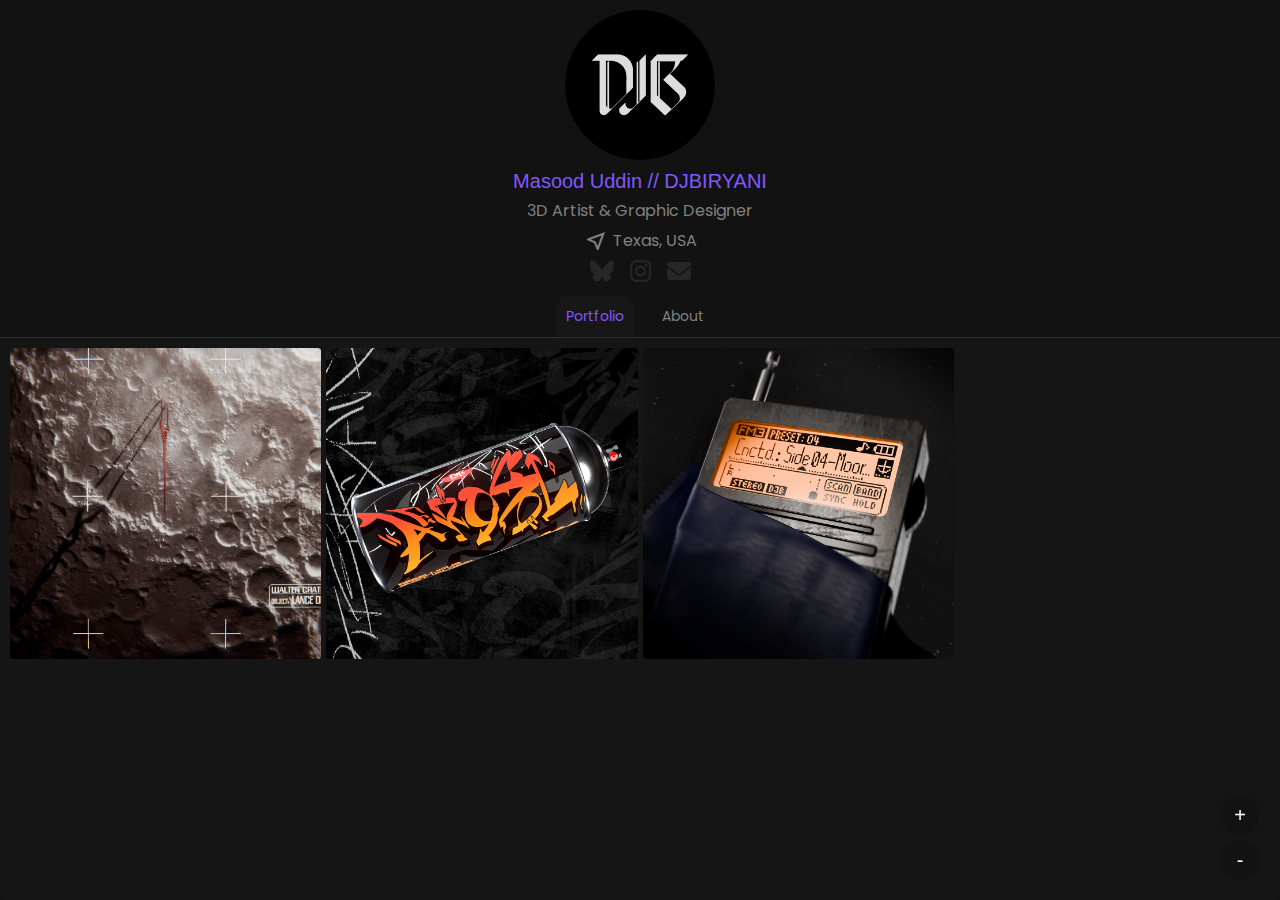
<file: index.html>
<!DOCTYPE html>
<html lang="en">
<head>
    <meta charset="UTF-8" />
    <meta name="viewport" content="width=device-width, initial-scale=1.0" />
    <title>DJBIRYANI</title>
    <link rel="stylesheet" href="../CSS/indexstyle.css?v=1.0" />
    <link rel="stylesheet" href="../CSS/thumbnailstyle.css?v=1.0" />
    <link rel="stylesheet" href="../CSS/userinformationstyle.css?v=1.0" />
    <link rel="stylesheet" href="https://fonts.googleapis.com/css2?family=Material+Symbols+Outlined:opsz,wght,FILL,GRAD@24,400,0,0&display=swap" />
    <link href="https://fonts.googleapis.com/css2?family=Poppins:wght@400;700&display=swap" rel="stylesheet" />
    <link rel="stylesheet" href="https://cdnjs.cloudflare.com/ajax/libs/font-awesome/6.7.2/css/all.min.css?v=1.0" />
    <link rel="icon" href="../../Resources/favicon/djbicon.png" type="image/png"/>
</head>
<body>
    <div class="main-container">
        <div class="top-container">
            <div class="user-info-panel">
                <!-- User Information Here -->
            </div>
            <div class="navigation-buttons">
                <a href="index.html" class="nav-button" id="nav-portfolio">Portfolio</a>
                <a href="about.html" class="nav-button" id="nav-about">About</a>
            </div>
        </div>
        <div class="bottom-container">
            <div class="thumbnail-container" id="thumbnail-container"></div>
        </div>
    </div>
    <div class="resize-buttons">
        <button id="plus-button" class="resize-button">+</button>
        <button id="minus-button" class="resize-button">-</button>
    </div>
    <!-- Link to the external JavaScript files -->
    <script src="../JS/userinformation.js?v=1.0"></script>
    <script src="../JS/index.js?v=1.0"></script>
    <script src="../JS/resize-thumbnails.js"></script>
    <script>
        // JavaScript to add 'active' class to the current page's navigation button
        document.addEventListener("DOMContentLoaded", function() {
            const currentPath = window.location.pathname.split('/').pop();
            const navButtons = document.querySelectorAll('.nav-button');
            navButtons.forEach(button => {
                if (button.getAttribute('href') === currentPath) {
                    button.classList.add('active');
                }
            });
        });
    </script>
</body>
</html>
</file>
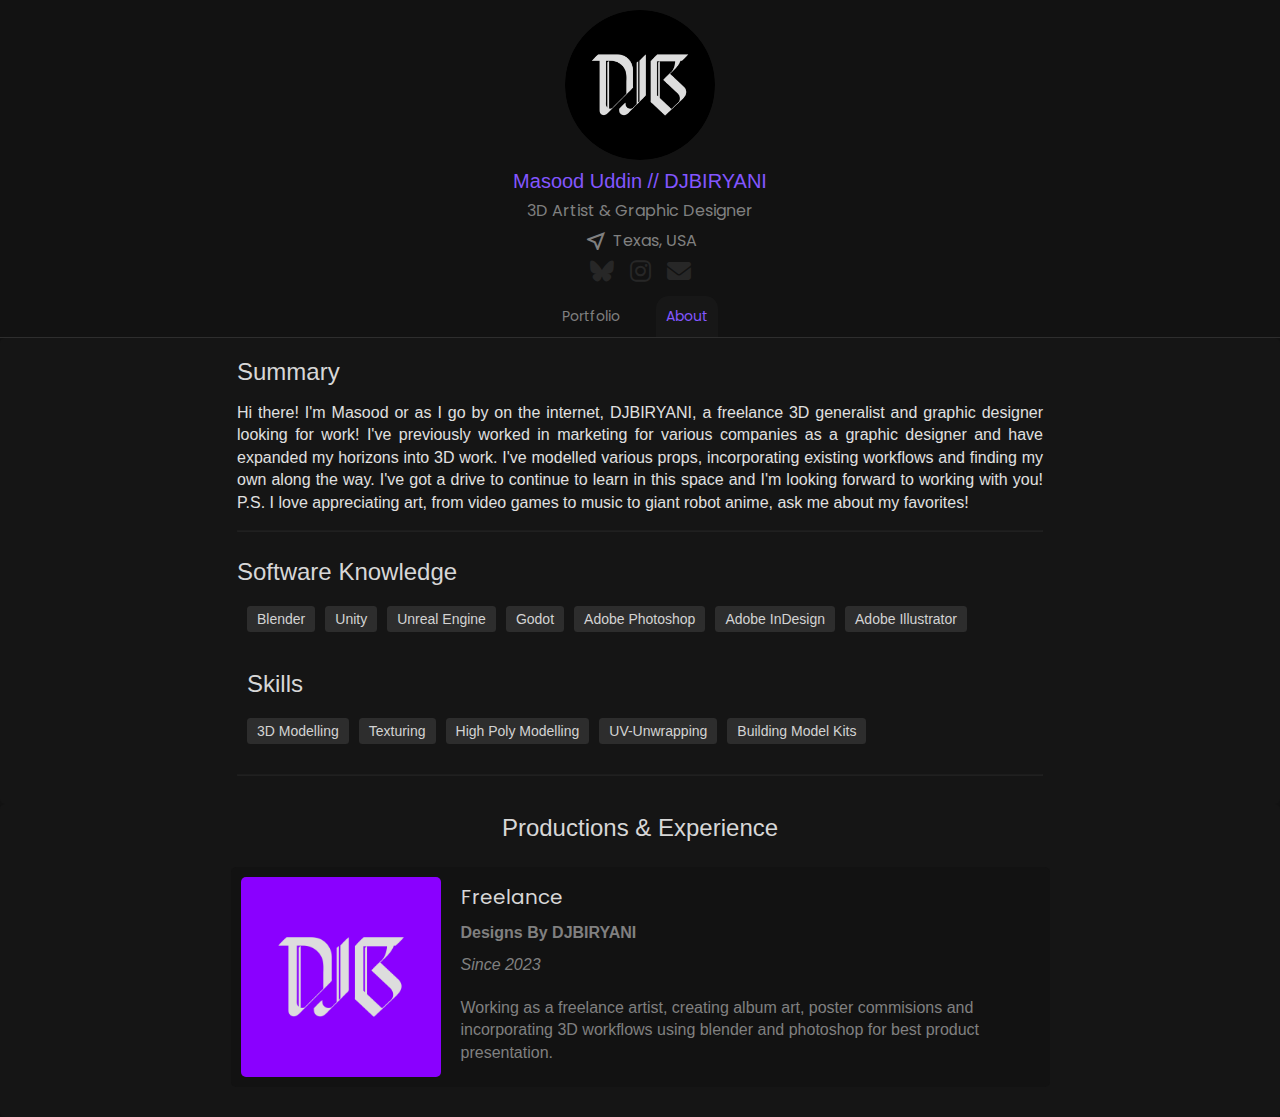
<file: about.html>
<!DOCTYPE html>
<html lang="en">
  <head>
    <meta charset="UTF-8" />
    <meta name="viewport" content="width=device-width, initial-scale=1.0" />
    <title>DJBIRYANI About</title>
    <link rel="stylesheet" href="../CSS/aboutstyle.css" />
    <link rel="stylesheet" href="../CSS/userinformationstyle.css" />
    <link rel="stylesheet" href="../CSS/softwareskillsstyle.css" />
    <link rel="stylesheet" href="../CSS/recommendationsstyle.css" />
    <link rel="stylesheet" href="../CSS/productionsstyle.css" />
    <link
      rel="stylesheet"
      href="https://fonts.googleapis.com/css2?family=Material+Symbols+Outlined:opsz,wght,FILL,GRAD@24,400,0,0"
    />
    <link
      href="https://fonts.googleapis.com/css2?family=Poppins:wght@400;700&display=swap"
      rel="stylesheet"
    />
    <link
      rel="stylesheet"
      href="https://cdnjs.cloudflare.com/ajax/libs/font-awesome/6.7.2/css/all.min.css"
    />
    <link rel="icon" href="../../Resources/favicon/djbicon.png" type="image/png"/>
  </head>
  <body>
    <div class="top-container">
      <!-- Placeholder div where user information will dynamically be added -->
      <div class="user-info-panel">
        <!-- User information will be injected here by JS -->
        <div class="navigation-buttons">
          <a href="index.html" class="nav-button">Portfolio</a>
          <a href="about.html" class="nav-button">About</a>
        </div>
      </div>
    </div>
    <div class="bottom-container">
      <div class="horizontal-container">
        <h1 class="panel-title">Summary</h1>
        <div class="summary-panel">
          <p><!-- Summary will be dynamically inserted here --></p>
        </div>
        <hr />
        &nbsp; &nbsp; &nbsp;

        <!-- <h1 class="panel-title">Recommendations</h1>
        <div class="recommendations-panel">
          <div class="recommendation-content"> -->
            <!-- Recommendations get inserted here -->
            <!-- <div class="recommendation-dots" id="recommendation-dots"></div>
          </div>
        </div>
        <hr />
        &nbsp; &nbsp; &nbsp; -->
        
        <h1 class="panel-title">Software Knowledge</h1>
        <div class="skills-panel">
          <div class="software-tag-container">
            <!-- Software tags will be dynamically inserted here -->
          </div>

          &nbsp; &nbsp; &nbsp;
          <h1 class="panel-title">Skills</h1>
          <div class="software-tag-container">
            <!-- Skills tags will be dynamically inserted here -->
          </div>
        </div>
        <hr />
      </div>
    </div>

    <div class="productions-panel">
      <div class="productions-subpanels">
        <h1 class="panel-title">Productions & Experience</h1>
        <!-- Production cards will be added here -->
      </div>
    </div>
    <script src="../JS/summary.js"></script>
    <script src="../JS/skills.js"></script>
    <script src="../JS/userinformation.js"></script>
    <script src="../JS/recommendations.js"></script>
    <script src="../JS/productions.js"></script>
    <script>
      // JavaScript to add 'active' class to the current page's navigation button
      document.addEventListener("DOMContentLoaded", function () {
        const currentPath = window.location.pathname.split("/").pop();
        const navButtons = document.querySelectorAll(".nav-button");
        navButtons.forEach((button) => {
          if (button.getAttribute("href") === currentPath) {
            button.classList.add("active");
          }
        });
      });
    </script>
  </body>
</html>
</file>
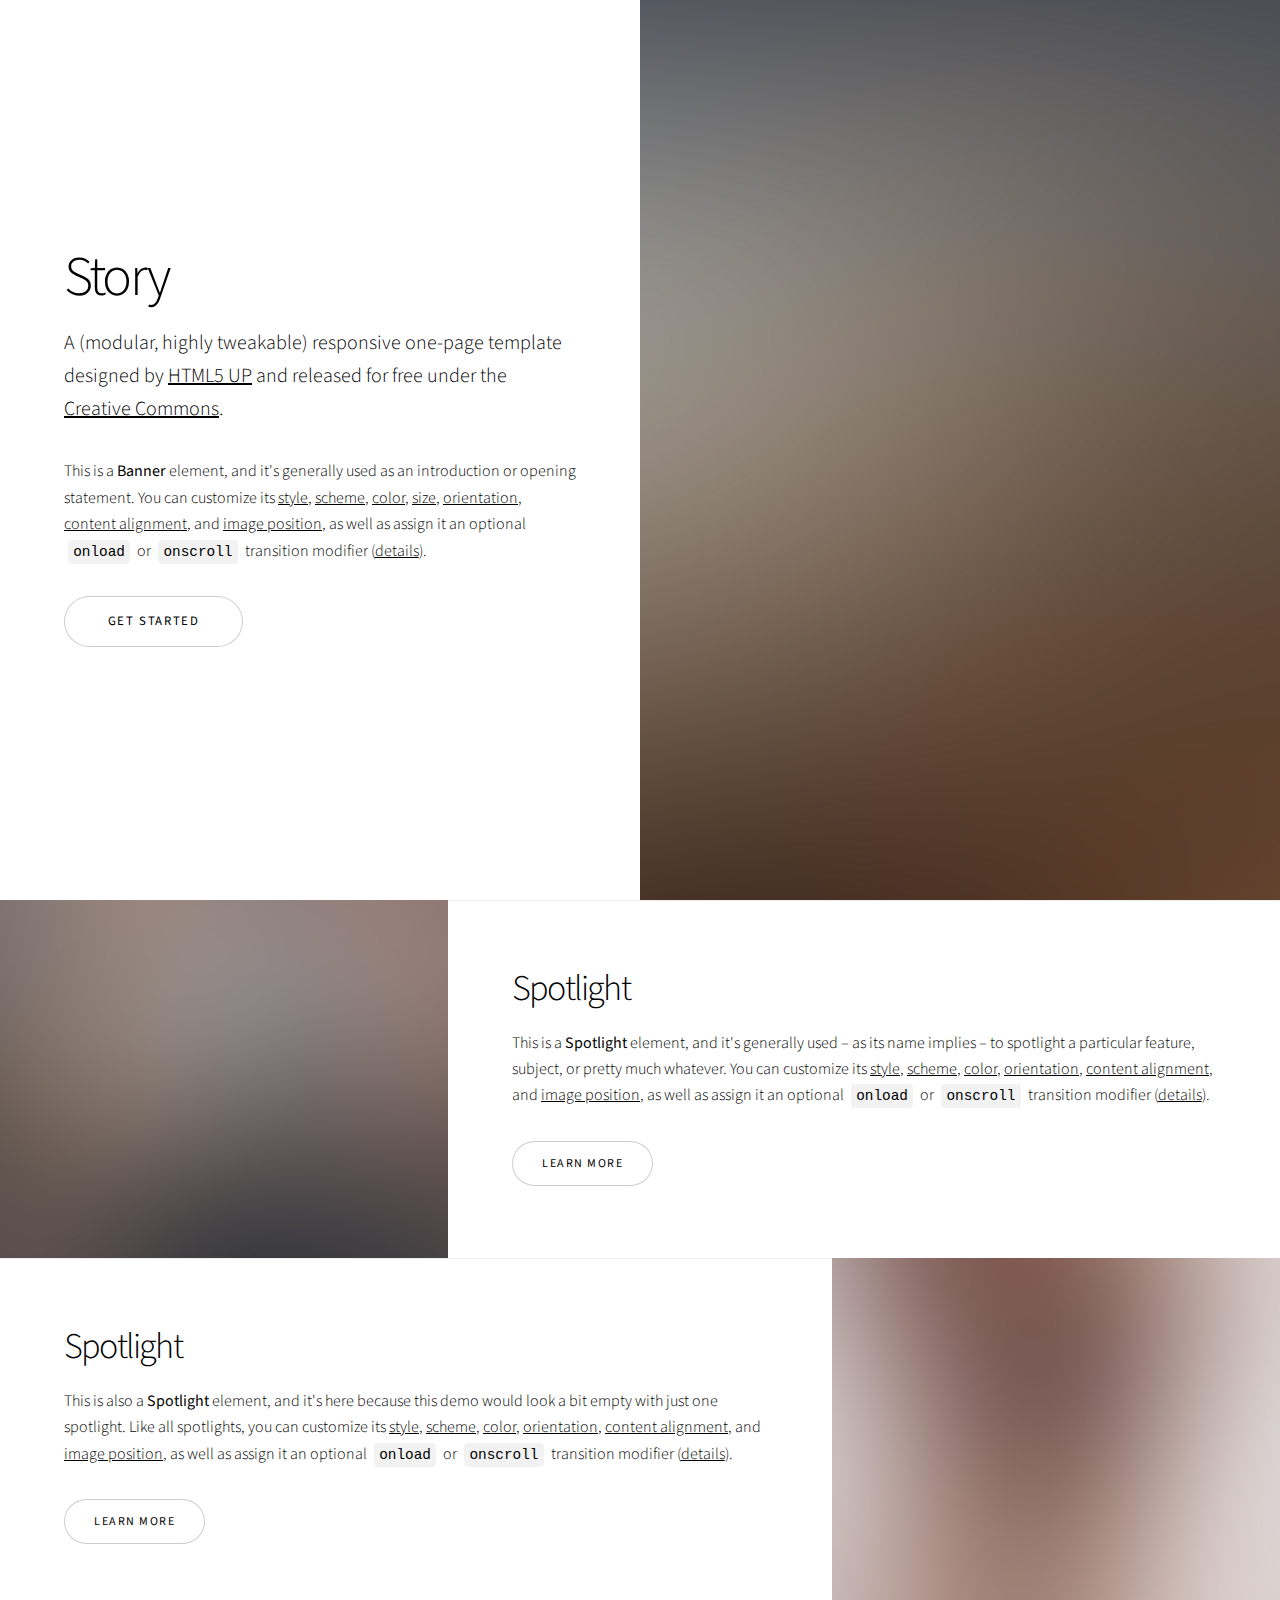
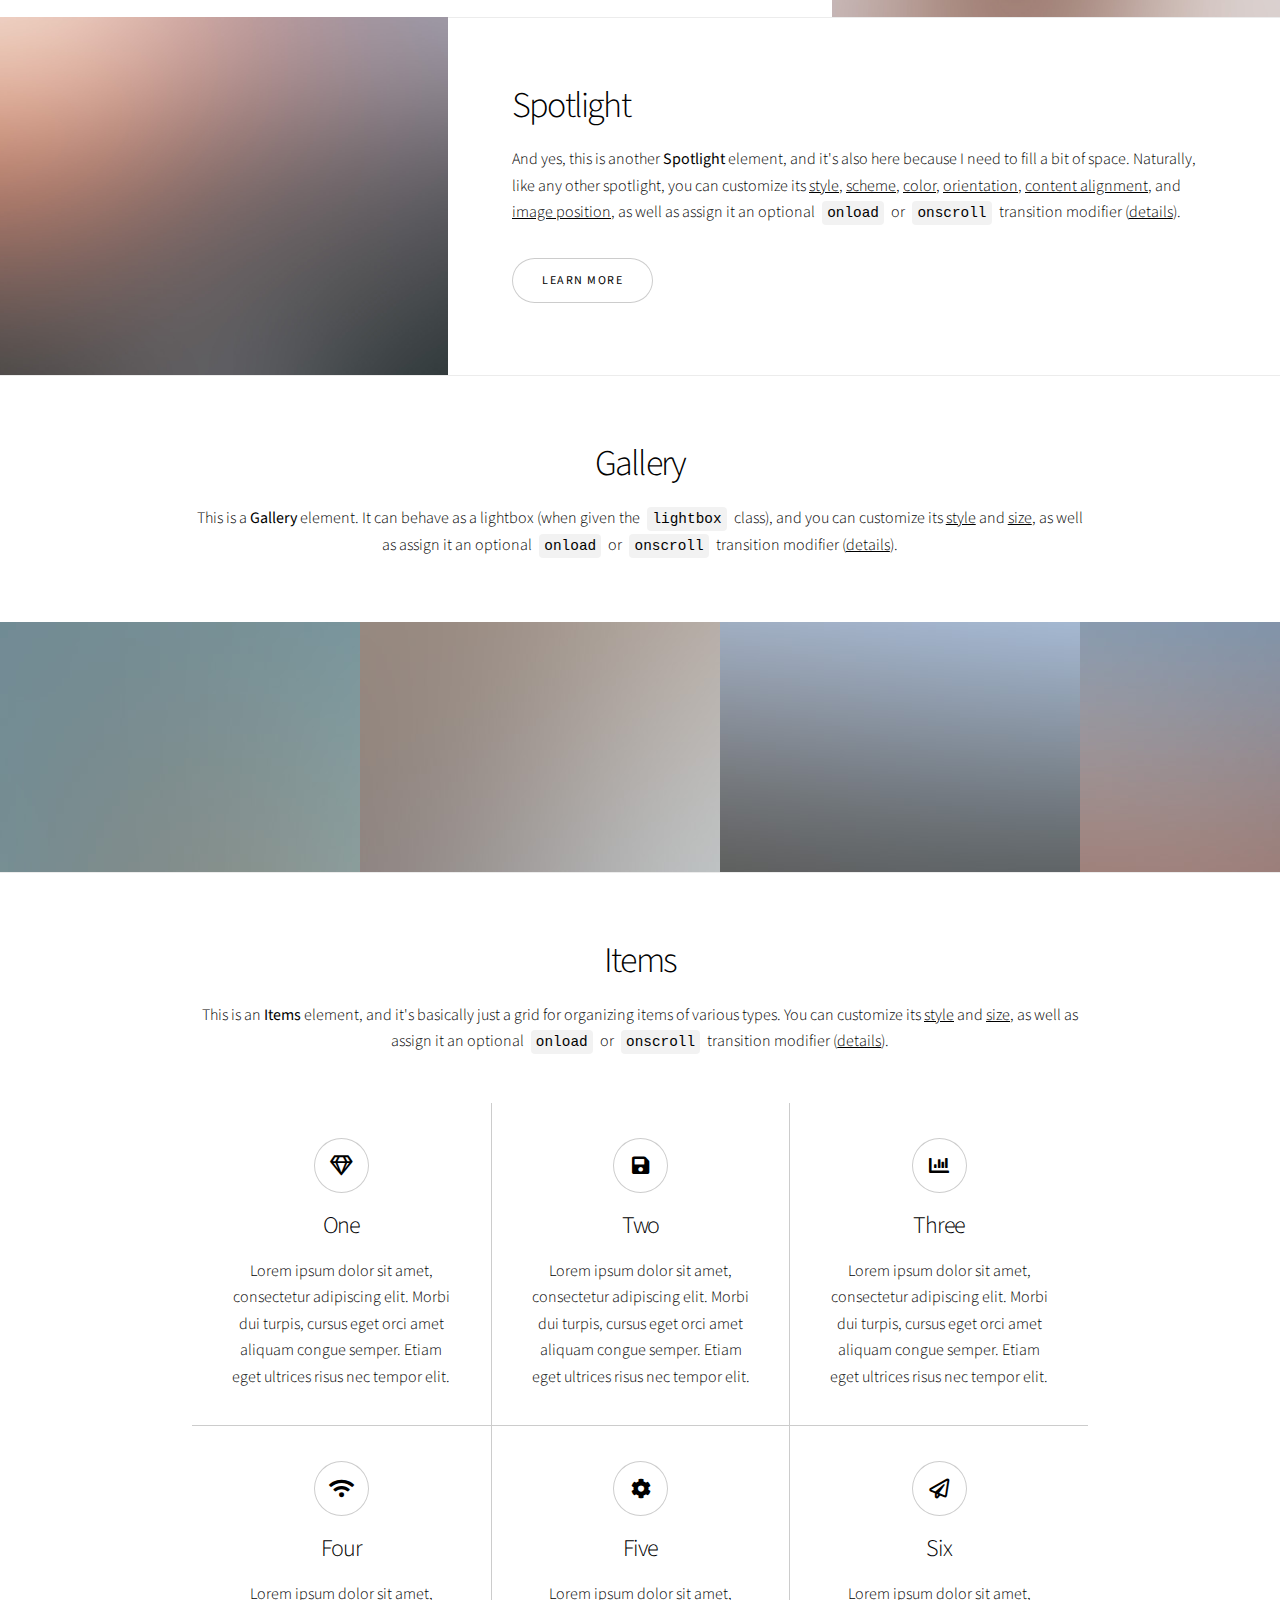
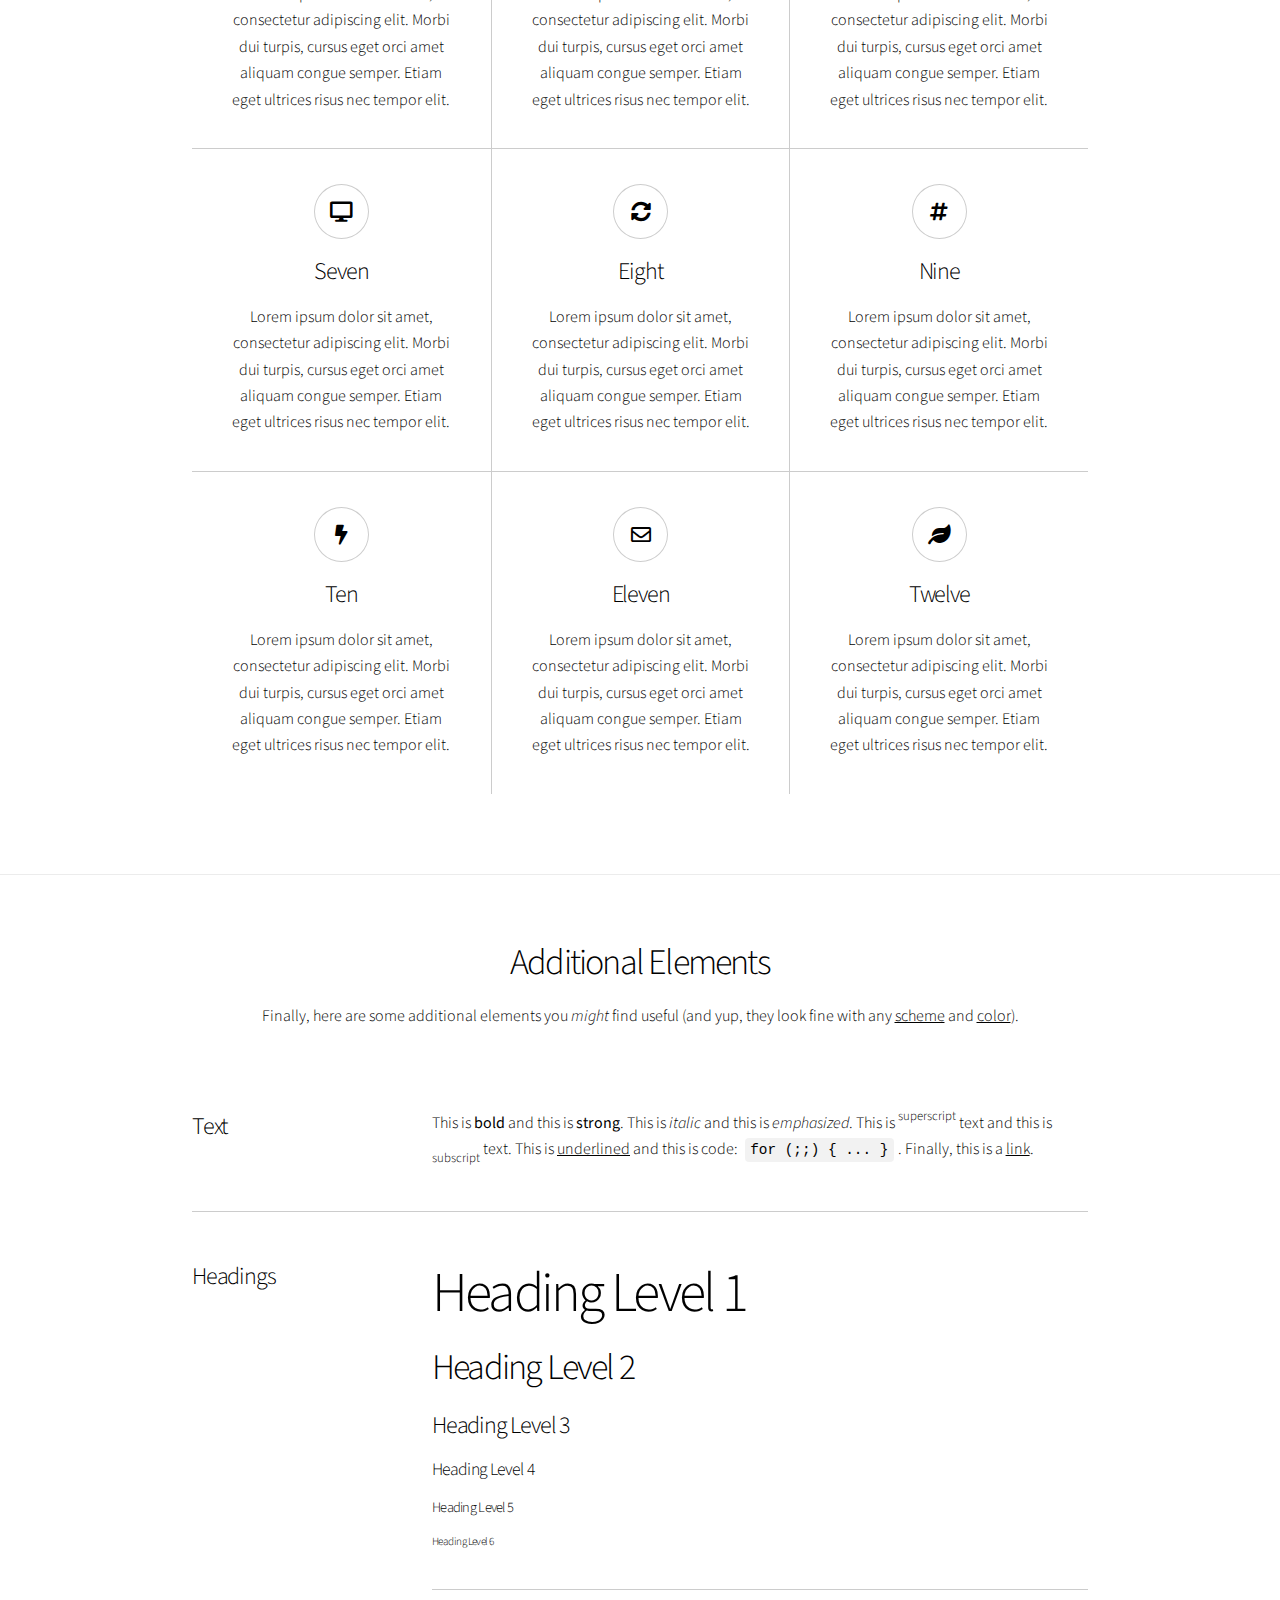
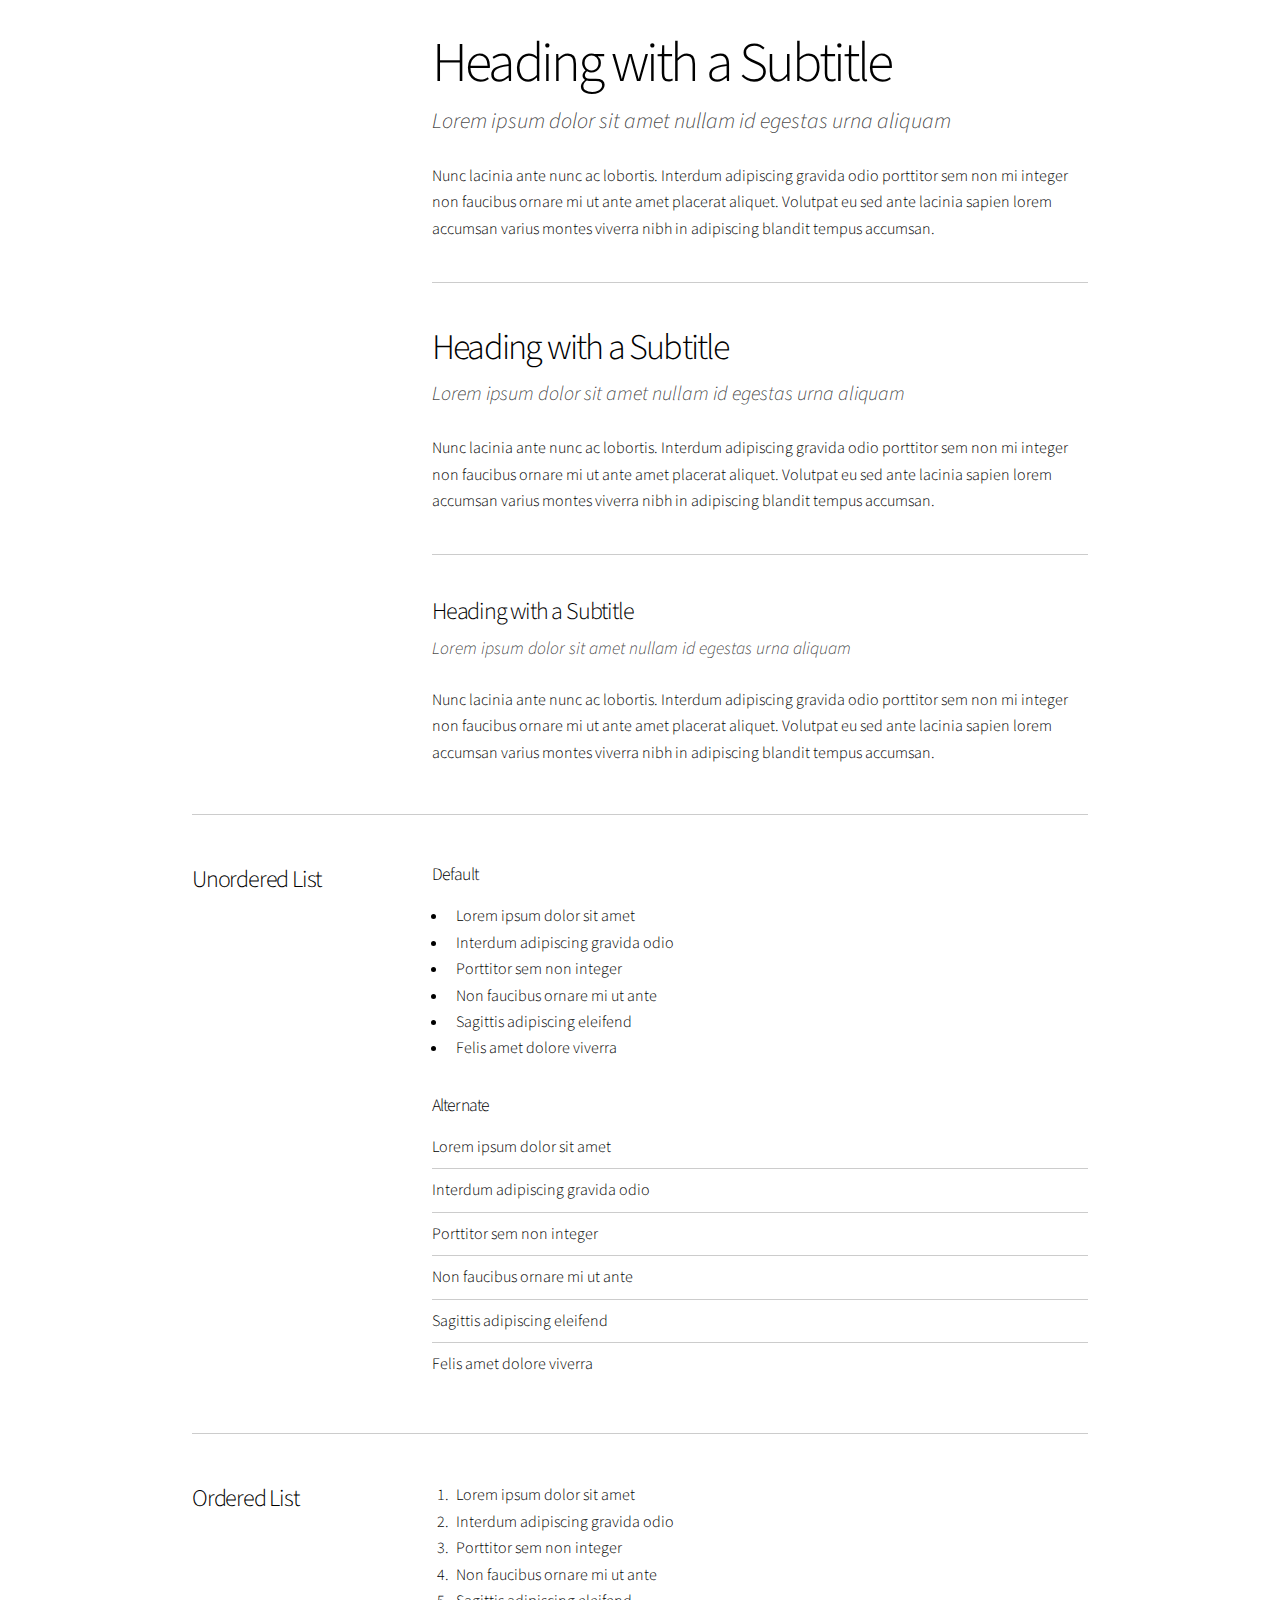
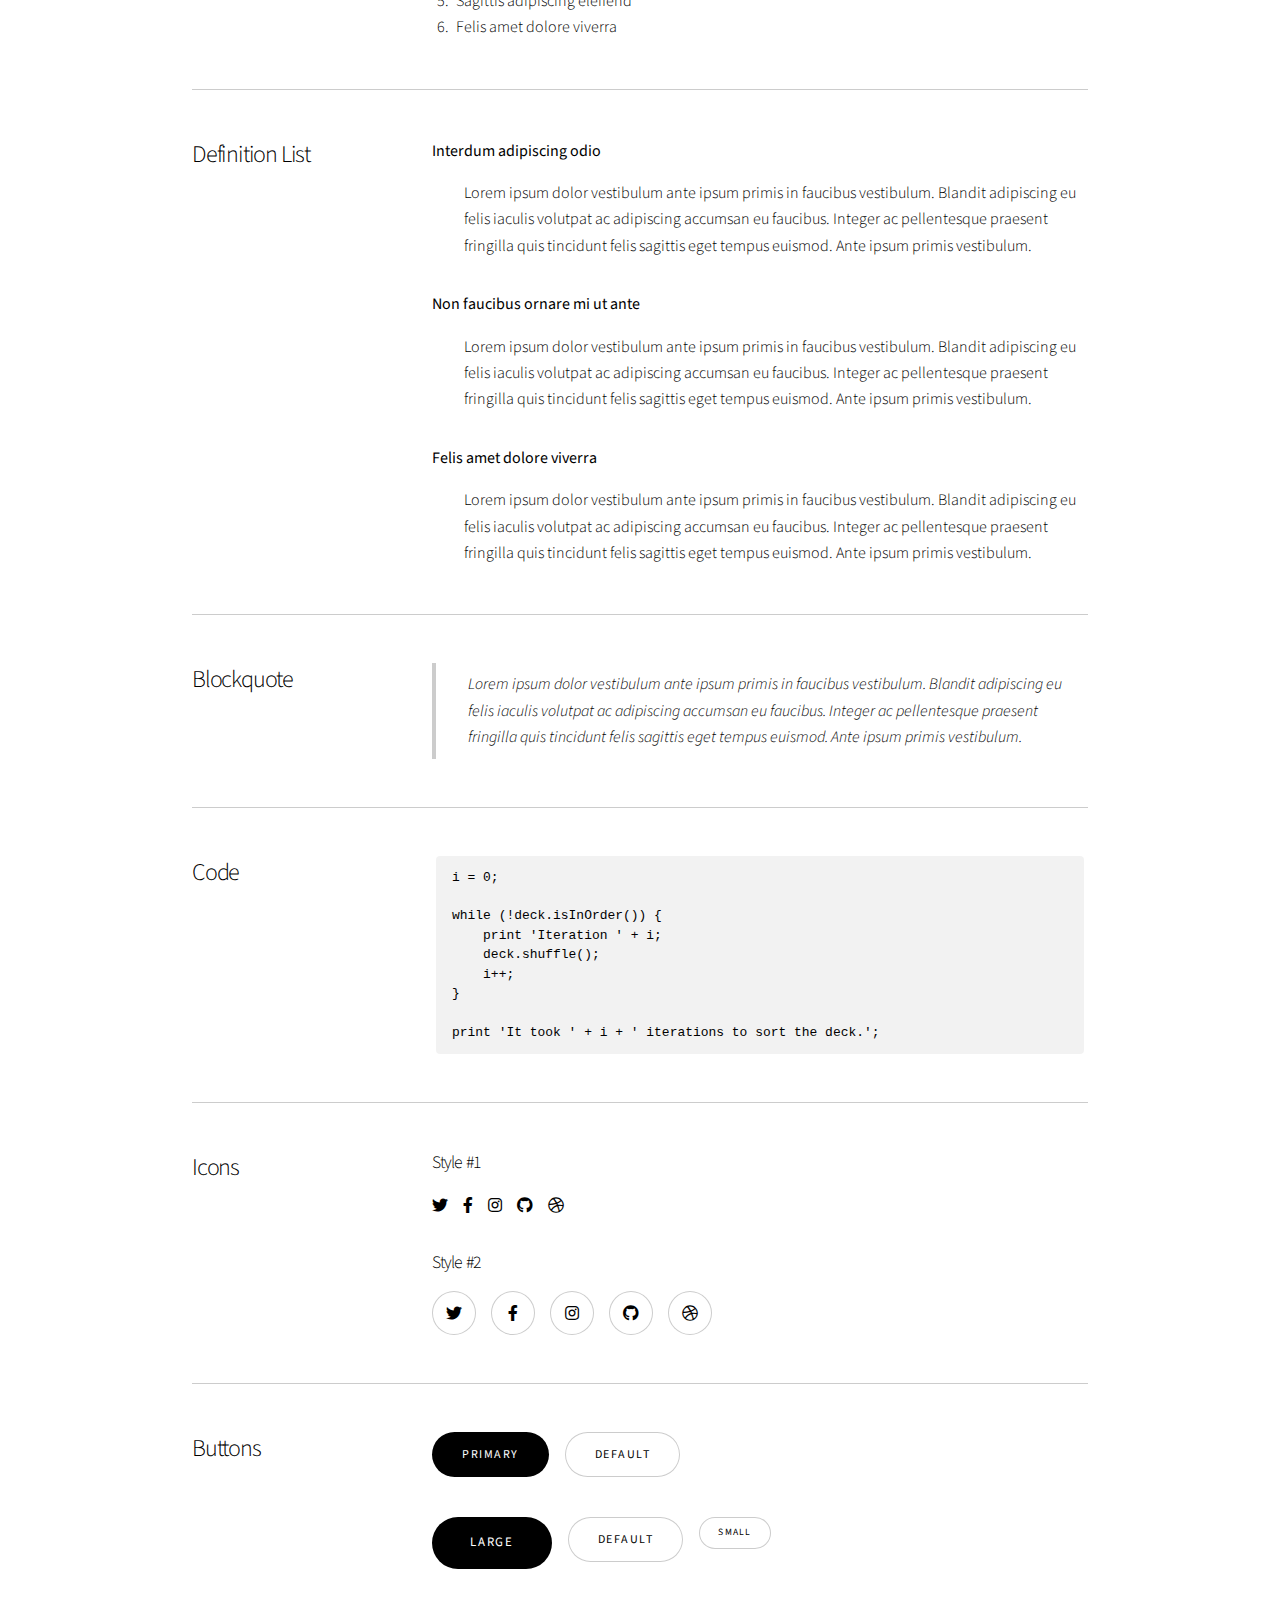
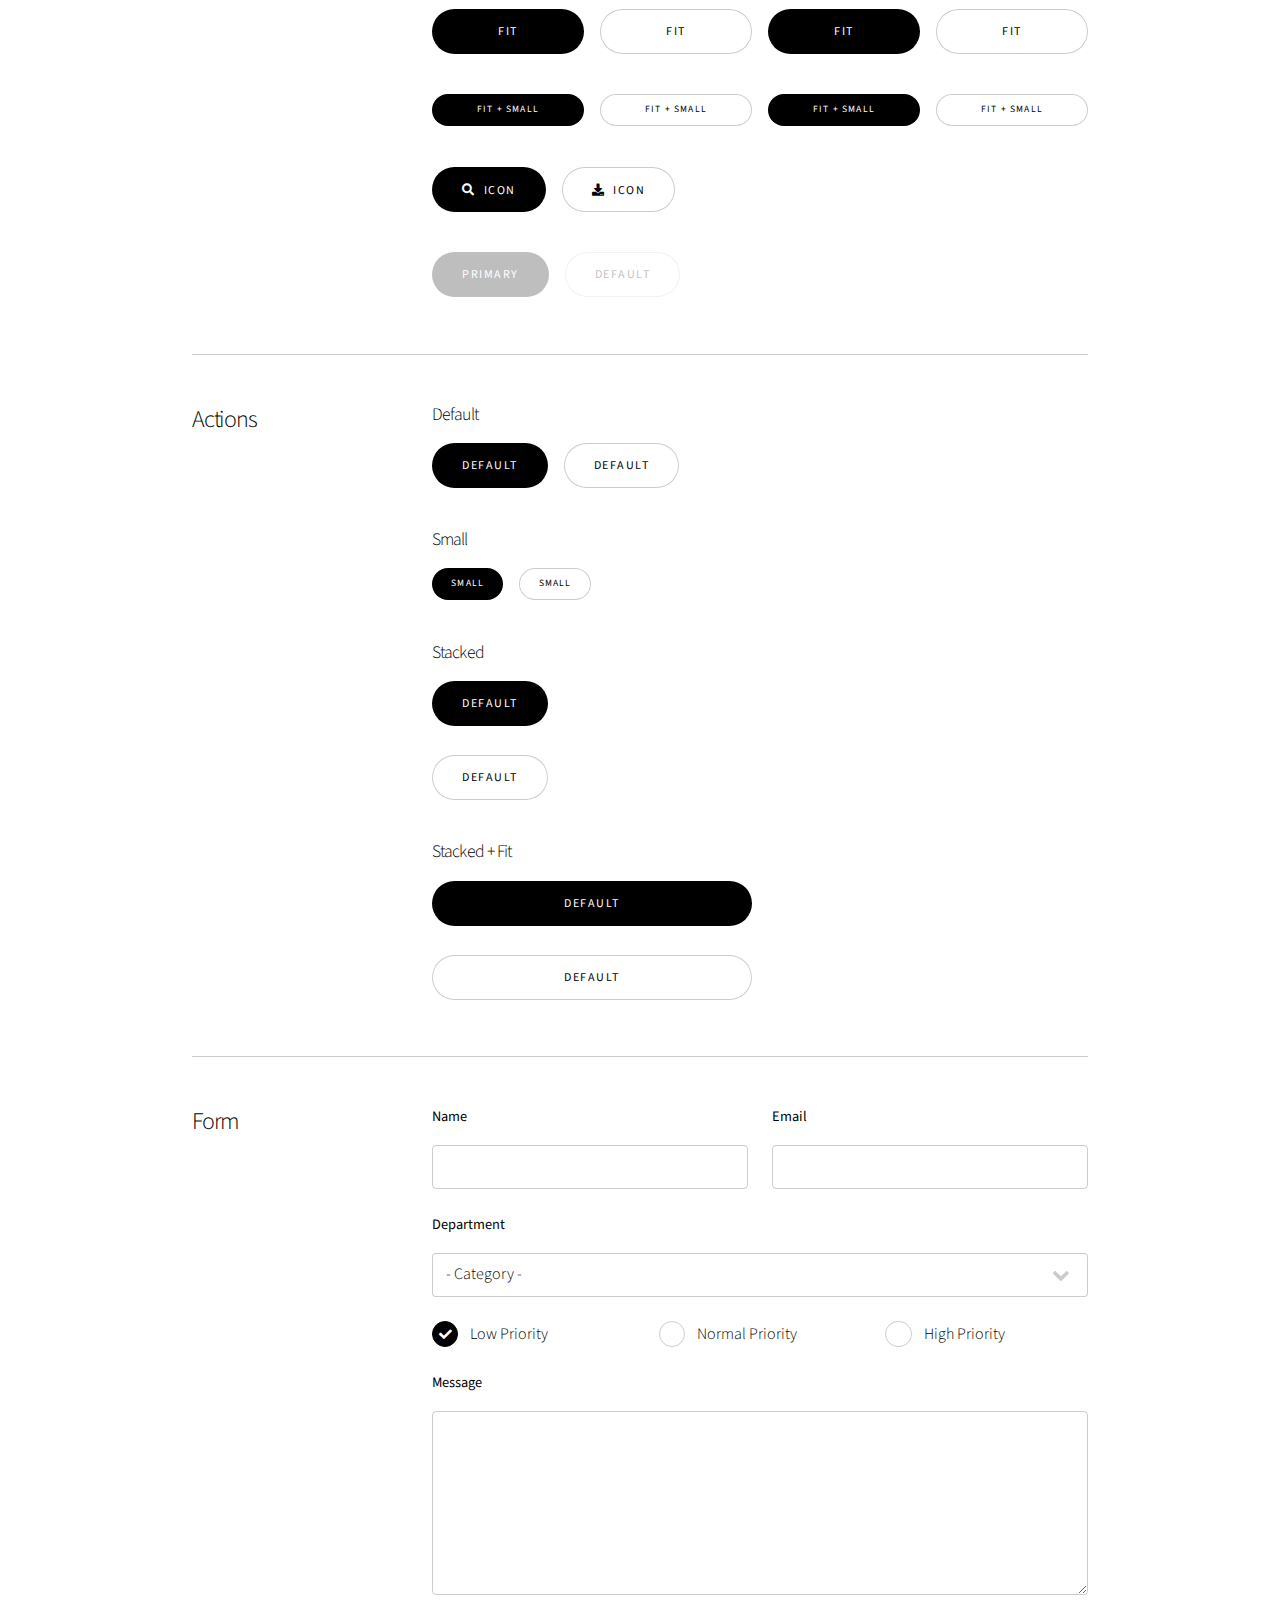
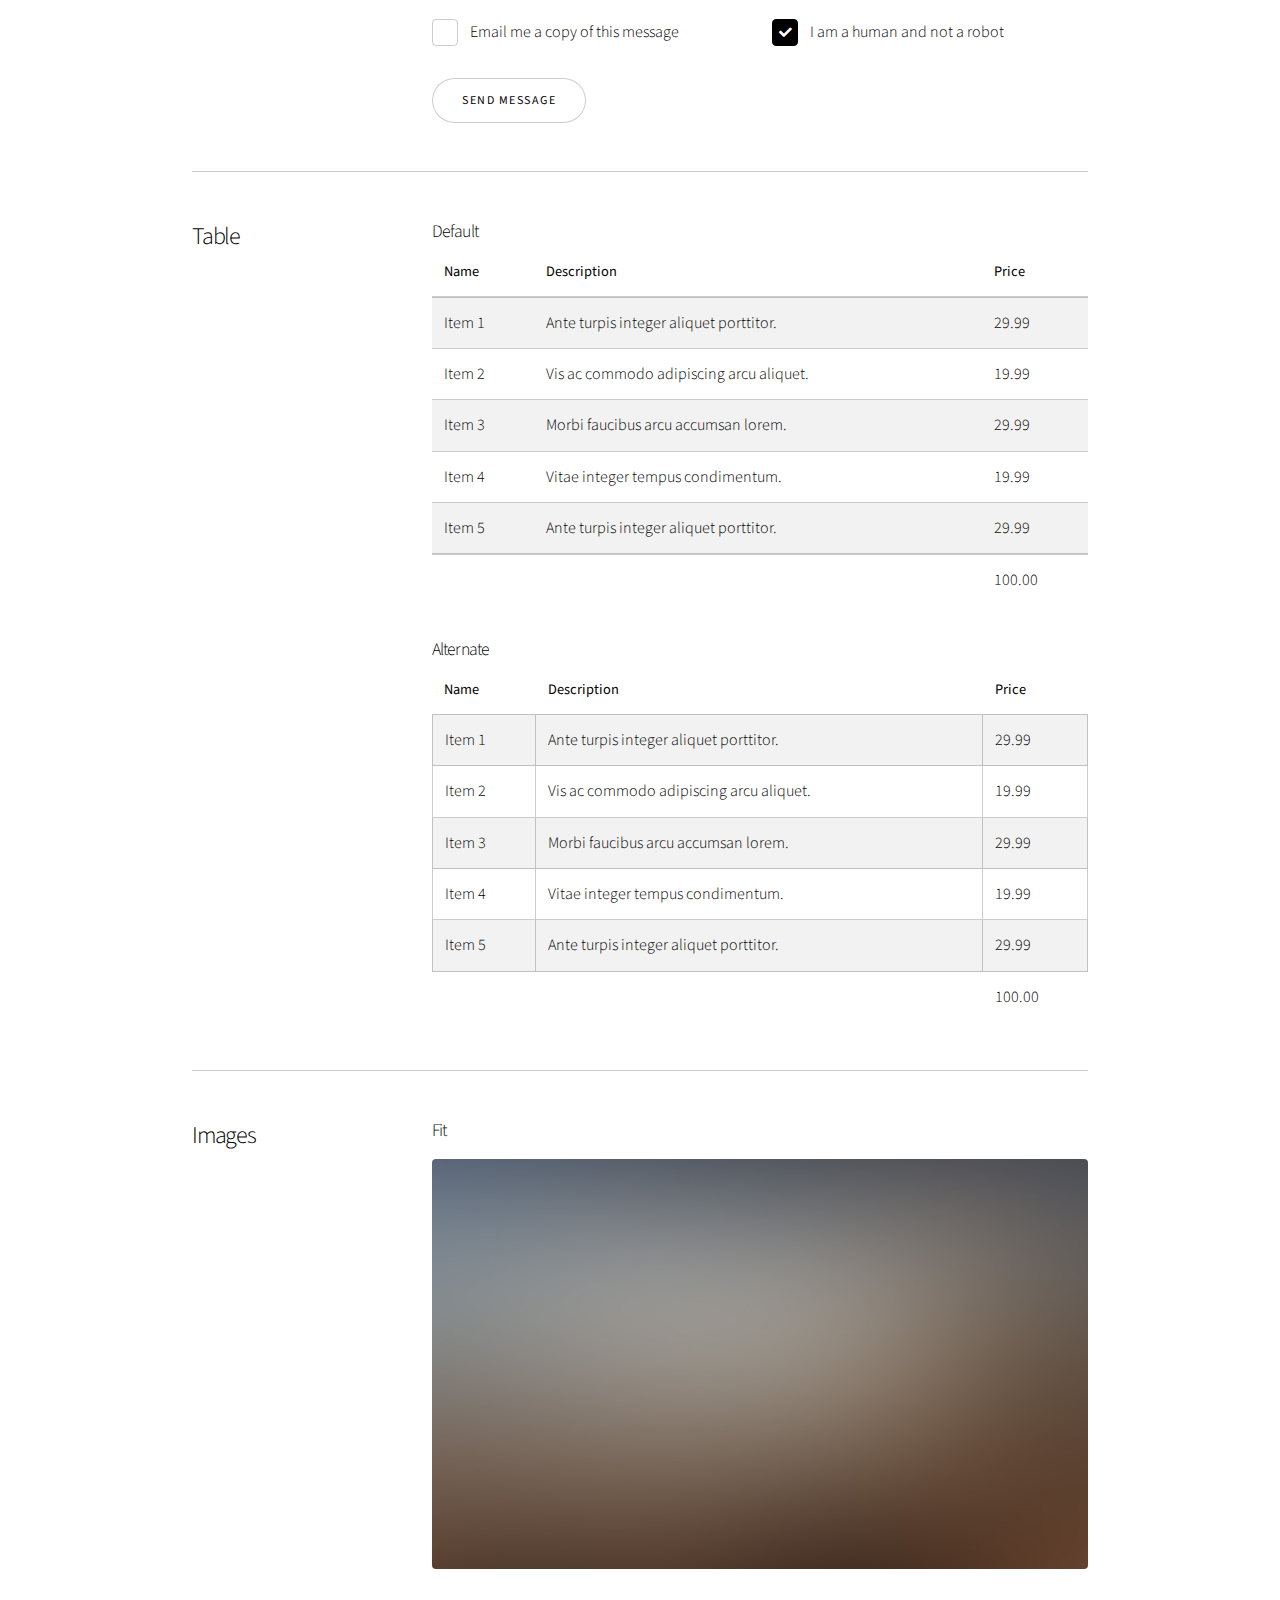
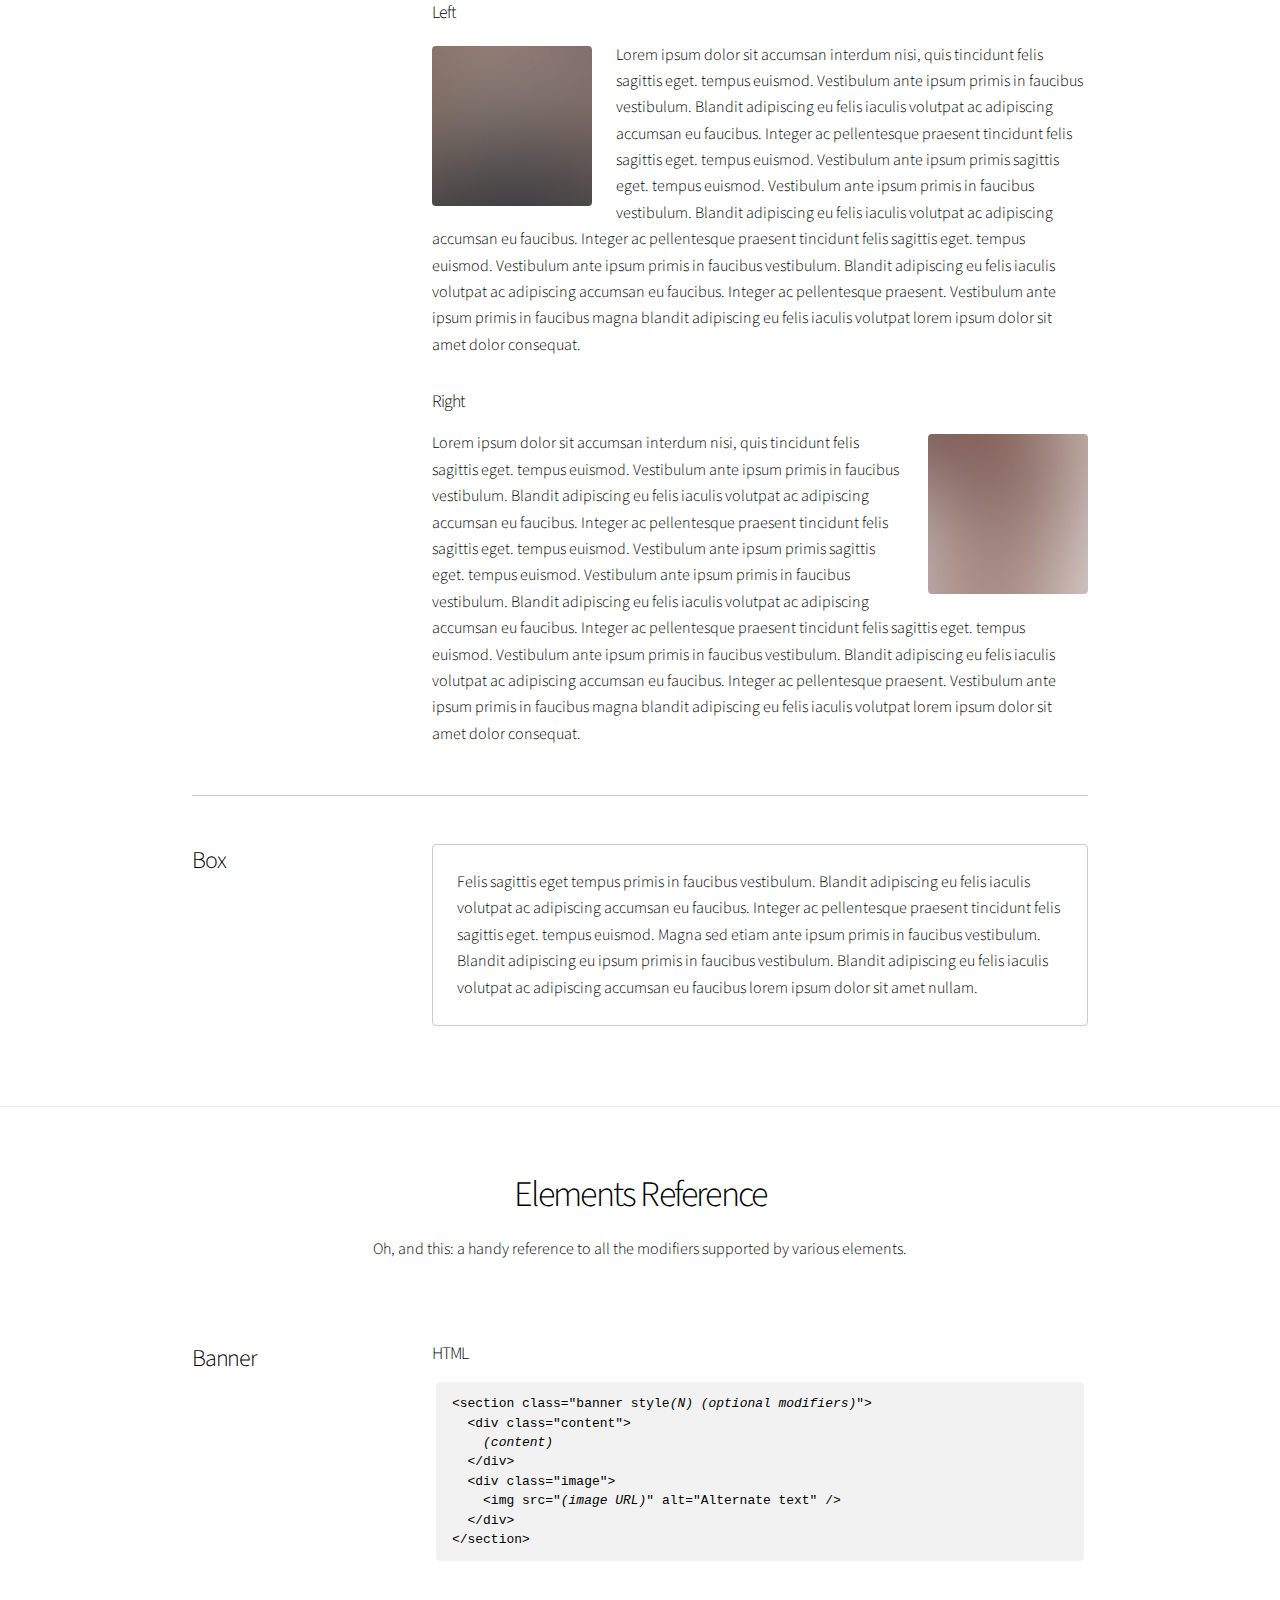
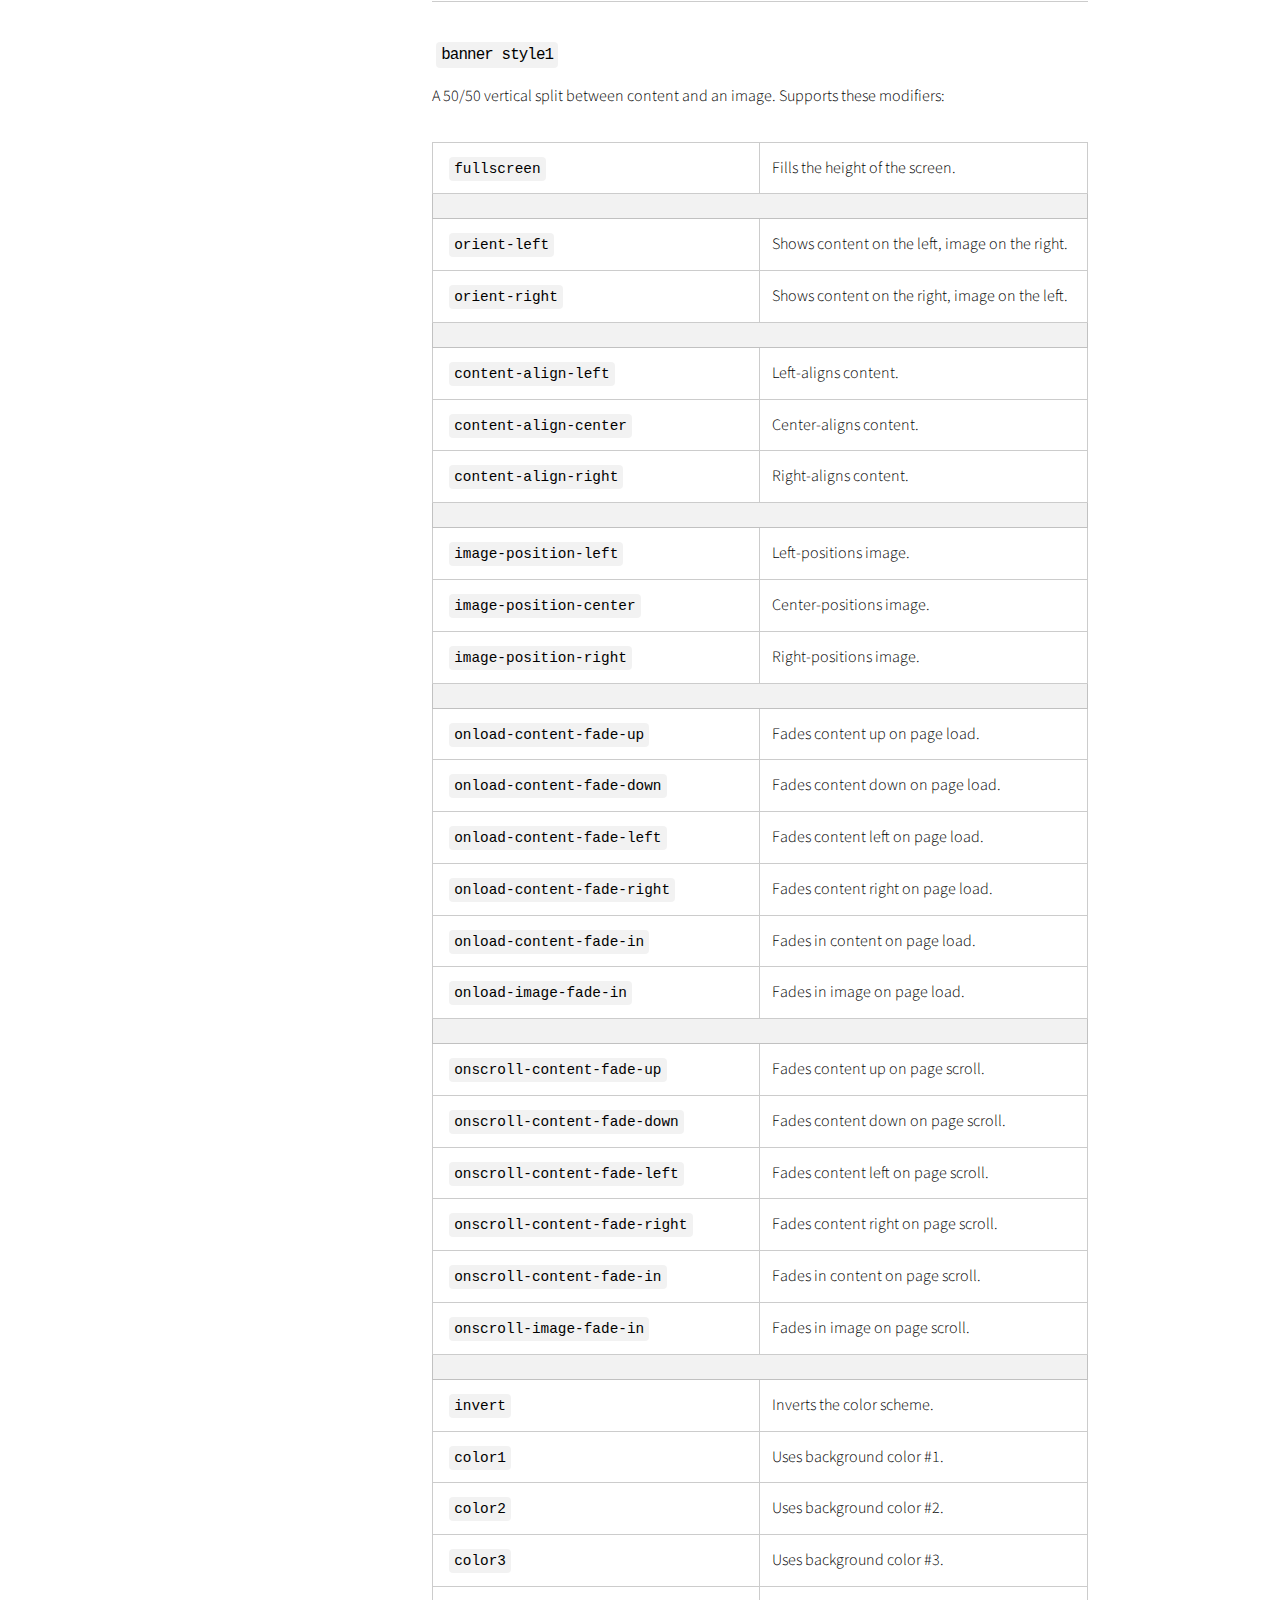
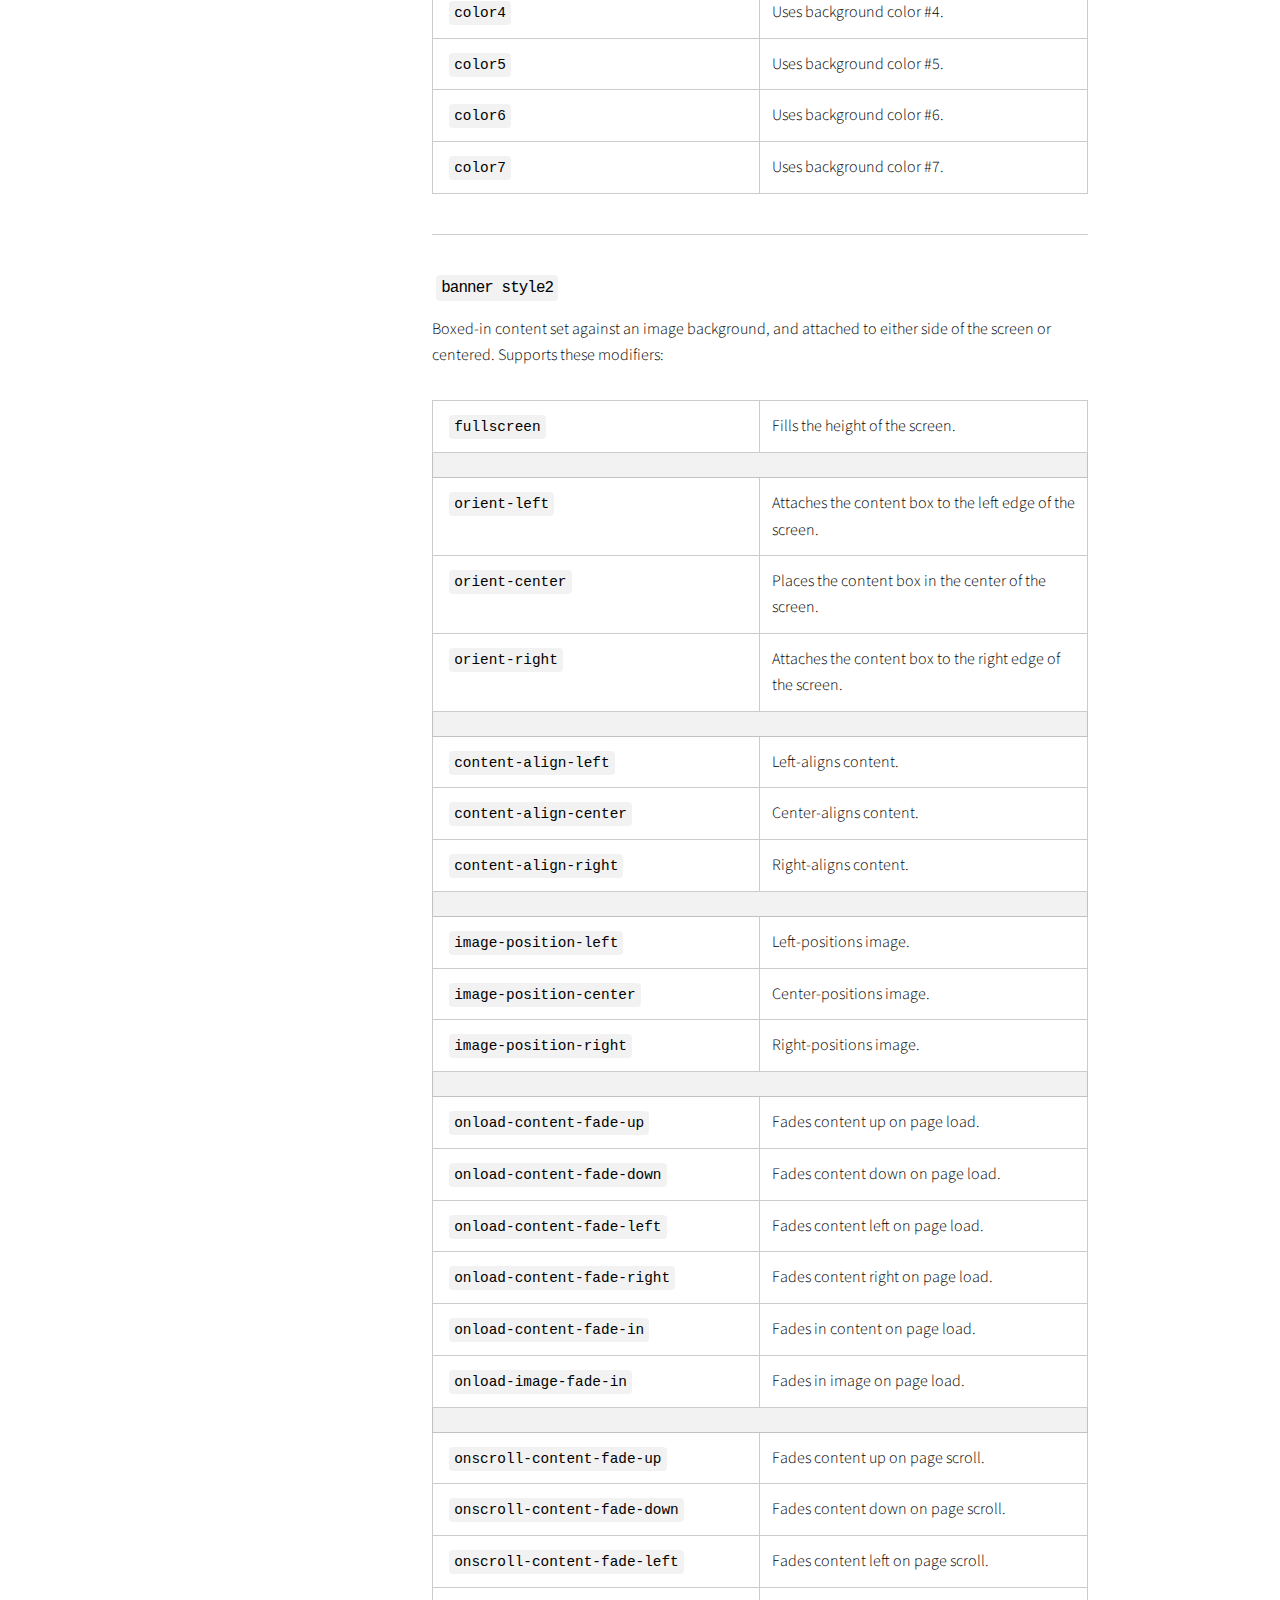
<file: index-demo.html>
<!DOCTYPE HTML>
<!--
	Story by HTML5 UP
	html5up.net | @ajlkn
	Free for personal and commercial use under the CCA 3.0 license (html5up.net/license)

	Note: Only needed for demo purposes. Delete for production sites.
-->
<html>
	<head>
		<title>Story by HTML5 UP</title>
		<meta charset="utf-8" />
		<meta name="viewport" content="width=device-width, initial-scale=1, user-scalable=no" />
		<link rel="stylesheet" href="assets/css/main.css" />
		<noscript><link rel="stylesheet" href="assets/css/noscript.css" /></noscript>
	</head>
	<body class="is-preload">

		<!-- Wrapper -->
			<div id="wrapper" class="divided">

				<!-- Banner -->
					<section class="banner style1 orient-left content-align-left image-position-right fullscreen onload-image-fade-in onload-content-fade-right">
						<div class="content">
							<h1>Story</h1>
							<p class="major">A (modular, highly tweakable) responsive one-page template designed by <a href="https://html5up.net">HTML5 UP</a> and released for free under the <a href="https://html5up.net/license">Creative Commons</a>.</p>
							<p>This is a <strong>Banner</strong> element, and it's generally used as an introduction or opening statement. You can customize its <span class="demo-controls">appearance with a number of modifiers</span>, as well as assign it an optional <code>onload</code> or <code>onscroll</code> transition modifier (<a href="#reference-banner">details</a>).</p>
							<ul class="actions stacked">
								<li><a href="#first" class="button large wide smooth-scroll-middle">Get Started</a></li>
							</ul>
						</div>
						<div class="image">
							<img src="images/banner.jpg" alt="" />
						</div>
					</section>

				<!-- Spotlight -->
					<section class="spotlight style1 orient-right content-align-left image-position-center onscroll-image-fade-in" id="first">
						<div class="content">
							<h2>Spotlight</h2>
							<p>This is a <strong>Spotlight</strong> element, and it's generally used &ndash; as its name implies &ndash; to spotlight a particular feature, subject, or pretty much whatever. You can customize its <span class="demo-controls">appearance with a number of modifiers</span>, as well as assign it an optional <code>onload</code> or <code>onscroll</code> transition modifier (<a href="#reference-spotlight">details</a>).</p>
							<ul class="actions stacked">
								<li><a href="#" class="button">Learn More</a></li>
							</ul>
						</div>
						<div class="image">
							<img src="images/spotlight01.jpg" alt="" />
						</div>
					</section>

				<!-- Spotlight -->
					<section class="spotlight style1 orient-left content-align-left image-position-center onscroll-image-fade-in">
						<div class="content">
							<h2>Spotlight</h2>
							<p>This is also a <strong>Spotlight</strong> element, and it's here because this demo would look a bit empty with just one spotlight. Like all spotlights, you can customize its <span class="demo-controls">appearance with a number of modifiers</span>, as well as assign it an optional <code>onload</code> or <code>onscroll</code> transition modifier (<a href="#reference-spotlight">details</a>).</p>
							<ul class="actions stacked">
								<li><a href="#" class="button">Learn More</a></li>
							</ul>
						</div>
						<div class="image">
							<img src="images/spotlight02.jpg" alt="" />
						</div>
					</section>

				<!-- Spotlight -->
					<section class="spotlight style1 orient-right content-align-left image-position-center onscroll-image-fade-in">
						<div class="content">
							<h2>Spotlight</h2>
							<p>And yes, this is another <strong>Spotlight</strong> element, and it's also here because I need to fill a bit of space. Naturally, like any other spotlight, you can customize its <span class="demo-controls">appearance with a number of modifiers</span>, as well as assign it an optional <code>onload</code> or <code>onscroll</code> transition modifier (<a href="#reference-spotlight">details</a>).</p>
							<ul class="actions stacked">
								<li><a href="#" class="button">Learn More</a></li>
							</ul>
						</div>
						<div class="image">
							<img src="images/spotlight03.jpg" alt="" />
						</div>
					</section>

				<!-- Gallery -->
					<section class="wrapper style1 align-center">
						<div class="inner">
							<h2>Gallery</h2>
							<p>This is a <strong>Gallery</strong> element. It can behave as a lightbox (when given the <code>lightbox</code> class), and you can customize its <span class="demo-controls">appearance with a number of modifiers</span>, as well as assign it an optional <code>onload</code> or <code>onscroll</code> transition modifier (<a href="#reference-gallery">details</a>).</p>
						</div>

						<!-- Gallery -->
							<div class="gallery style2 medium lightbox onscroll-fade-in">
								<article>
									<a href="images/gallery/fulls/01.jpg" class="image">
										<img src="images/gallery/thumbs/01.jpg" alt="" />
									</a>
									<div class="caption">
										<h3>Title</h3>
										<p>Lorem ipsum dolor amet, consectetur magna etiam elit. Etiam sed ultrices.</p>
										<ul class="actions fixed">
											<li><span class="button small">Details</span></li>
										</ul>
									</div>
								</article>
								<article>
									<a href="images/gallery/fulls/02.jpg" class="image">
										<img src="images/gallery/thumbs/02.jpg" alt="" />
									</a>
									<div class="caption">
										<h3>Title</h3>
										<p>Lorem ipsum dolor amet, consectetur magna etiam elit. Etiam sed ultrices.</p>
										<ul class="actions fixed">
											<li><span class="button small">Details</span></li>
										</ul>
									</div>
								</article>
								<article>
									<a href="images/gallery/fulls/03.jpg" class="image">
										<img src="images/gallery/thumbs/03.jpg" alt="" />
									</a>
									<div class="caption">
										<h3>Title</h3>
										<p>Lorem ipsum dolor amet, consectetur magna etiam elit. Etiam sed ultrices.</p>
										<ul class="actions fixed">
											<li><span class="button small">Details</span></li>
										</ul>
									</div>
								</article>
								<article>
									<a href="images/gallery/fulls/04.jpg" class="image">
										<img src="images/gallery/thumbs/04.jpg" alt="" />
									</a>
									<div class="caption">
										<h3>Title</h3>
										<p>Lorem ipsum dolor amet, consectetur magna etiam elit. Etiam sed ultrices.</p>
										<ul class="actions fixed">
											<li><span class="button small">Details</span></li>
										</ul>
									</div>
								</article>
								<article>
									<a href="images/gallery/fulls/05.jpg" class="image">
										<img src="images/gallery/thumbs/05.jpg" alt="" />
									</a>
									<div class="caption">
										<h3>Title</h3>
										<p>Lorem ipsum dolor amet, consectetur magna etiam elit. Etiam sed ultrices.</p>
										<ul class="actions fixed">
											<li><span class="button small">Details</span></li>
										</ul>
									</div>
								</article>
								<article>
									<a href="images/gallery/fulls/06.jpg" class="image">
										<img src="images/gallery/thumbs/06.jpg" alt="" />
									</a>
									<div class="caption">
										<h3>Title</h3>
										<p>Lorem ipsum dolor amet, consectetur magna etiam elit. Etiam sed ultrices.</p>
										<ul class="actions fixed">
											<li><span class="button small">Details</span></li>
										</ul>
									</div>
								</article>
								<article>
									<a href="images/gallery/fulls/07.jpg" class="image">
										<img src="images/gallery/thumbs/07.jpg" alt="" />
									</a>
									<div class="caption">
										<h3>Title</h3>
										<p>Lorem ipsum dolor amet, consectetur magna etiam elit. Etiam sed ultrices.</p>
										<ul class="actions fixed">
											<li><span class="button small">Details</span></li>
										</ul>
									</div>
								</article>
								<article>
									<a href="images/gallery/fulls/08.jpg" class="image">
										<img src="images/gallery/thumbs/08.jpg" alt="" />
									</a>
									<div class="caption">
										<h3>Title</h3>
										<p>Lorem ipsum dolor amet, consectetur magna etiam elit. Etiam sed ultrices.</p>
										<ul class="actions fixed">
											<li><span class="button small">Details</span></li>
										</ul>
									</div>
								</article>
								<article>
									<a href="images/gallery/fulls/09.jpg" class="image">
										<img src="images/gallery/thumbs/09.jpg" alt="" />
									</a>
									<div class="caption">
										<h3>Title</h3>
										<p>Lorem ipsum dolor amet, consectetur magna etiam elit. Etiam sed ultrices.</p>
										<ul class="actions fixed">
											<li><span class="button small">Details</span></li>
										</ul>
									</div>
								</article>
								<article>
									<a href="images/gallery/fulls/10.jpg" class="image">
										<img src="images/gallery/thumbs/10.jpg" alt="" />
									</a>
									<div class="caption">
										<h3>Title</h3>
										<p>Lorem ipsum dolor amet, consectetur magna etiam elit. Etiam sed ultrices.</p>
										<ul class="actions fixed">
											<li><span class="button small">Details</span></li>
										</ul>
									</div>
								</article>
								<article>
									<a href="images/gallery/fulls/11.jpg" class="image">
										<img src="images/gallery/thumbs/11.jpg" alt="" />
									</a>
									<div class="caption">
										<h3>Title</h3>
										<p>Lorem ipsum dolor amet, consectetur magna etiam elit. Etiam sed ultrices.</p>
										<ul class="actions fixed">
											<li><span class="button small">Details</span></li>
										</ul>
									</div>
								</article>
								<article>
									<a href="images/gallery/fulls/12.jpg" class="image">
										<img src="images/gallery/thumbs/12.jpg" alt="" />
									</a>
									<div class="caption">
										<h3>Title</h3>
										<p>Lorem ipsum dolor amet, consectetur magna etiam elit. Etiam sed ultrices.</p>
										<ul class="actions fixed">
											<li><span class="button small">Details</span></li>
										</ul>
									</div>
								</article>
							</div>

					</section>

				<!-- Items -->
					<section class="wrapper style1 align-center">
						<div class="inner">
							<h2>Items</h2>
							<p>This is an <strong>Items</strong> element, and it's basically just a grid for organizing items of various types. You can customize its <span class="demo-controls">appearance with a number of modifiers</span>, as well as assign it an optional <code>onload</code> or <code>onscroll</code> transition modifier (<a href="#reference-items">details</a>).</p>
							<div class="items style1 medium onscroll-fade-in">
								<section>
									<span class="icon style2 major fa-gem"></span>
									<h3>One</h3>
									<p>Lorem ipsum dolor sit amet, consectetur adipiscing elit. Morbi dui turpis, cursus eget orci amet aliquam congue semper. Etiam eget ultrices risus nec tempor elit.</p>
								</section>
								<section>
									<span class="icon solid style2 major fa-save"></span>
									<h3>Two</h3>
									<p>Lorem ipsum dolor sit amet, consectetur adipiscing elit. Morbi dui turpis, cursus eget orci amet aliquam congue semper. Etiam eget ultrices risus nec tempor elit.</p>
								</section>
								<section>
									<span class="icon solid style2 major fa-chart-bar"></span>
									<h3>Three</h3>
									<p>Lorem ipsum dolor sit amet, consectetur adipiscing elit. Morbi dui turpis, cursus eget orci amet aliquam congue semper. Etiam eget ultrices risus nec tempor elit.</p>
								</section>
								<section>
									<span class="icon solid style2 major fa-wifi"></span>
									<h3>Four</h3>
									<p>Lorem ipsum dolor sit amet, consectetur adipiscing elit. Morbi dui turpis, cursus eget orci amet aliquam congue semper. Etiam eget ultrices risus nec tempor elit.</p>
								</section>
								<section>
									<span class="icon solid style2 major fa-cog"></span>
									<h3>Five</h3>
									<p>Lorem ipsum dolor sit amet, consectetur adipiscing elit. Morbi dui turpis, cursus eget orci amet aliquam congue semper. Etiam eget ultrices risus nec tempor elit.</p>
								</section>
								<section>
									<span class="icon style2 major fa-paper-plane"></span>
									<h3>Six</h3>
									<p>Lorem ipsum dolor sit amet, consectetur adipiscing elit. Morbi dui turpis, cursus eget orci amet aliquam congue semper. Etiam eget ultrices risus nec tempor elit.</p>
								</section>
								<section>
									<span class="icon solid style2 major fa-desktop"></span>
									<h3>Seven</h3>
									<p>Lorem ipsum dolor sit amet, consectetur adipiscing elit. Morbi dui turpis, cursus eget orci amet aliquam congue semper. Etiam eget ultrices risus nec tempor elit.</p>
								</section>
								<section>
									<span class="icon solid style2 major fa-sync-alt"></span>
									<h3>Eight</h3>
									<p>Lorem ipsum dolor sit amet, consectetur adipiscing elit. Morbi dui turpis, cursus eget orci amet aliquam congue semper. Etiam eget ultrices risus nec tempor elit.</p>
								</section>
								<section>
									<span class="icon solid style2 major fa-hashtag"></span>
									<h3>Nine</h3>
									<p>Lorem ipsum dolor sit amet, consectetur adipiscing elit. Morbi dui turpis, cursus eget orci amet aliquam congue semper. Etiam eget ultrices risus nec tempor elit.</p>
								</section>
								<section>
									<span class="icon solid style2 major fa-bolt"></span>
									<h3>Ten</h3>
									<p>Lorem ipsum dolor sit amet, consectetur adipiscing elit. Morbi dui turpis, cursus eget orci amet aliquam congue semper. Etiam eget ultrices risus nec tempor elit.</p>
								</section>
								<section>
									<span class="icon style2 major fa-envelope"></span>
									<h3>Eleven</h3>
									<p>Lorem ipsum dolor sit amet, consectetur adipiscing elit. Morbi dui turpis, cursus eget orci amet aliquam congue semper. Etiam eget ultrices risus nec tempor elit.</p>
								</section>
								<section>
									<span class="icon solid style2 major fa-leaf"></span>
									<h3>Twelve</h3>
									<p>Lorem ipsum dolor sit amet, consectetur adipiscing elit. Morbi dui turpis, cursus eget orci amet aliquam congue semper. Etiam eget ultrices risus nec tempor elit.</p>
								</section>
							</div>
						</div>
					</section>

				<!-- Additional Elements -->
					<section class="wrapper style1 align-center">
						<div class="inner">
							<h2>Additional Elements</h2>
							<p>Finally, here are some additional elements you <em>might</em> find useful (and yup, they look fine with any <span class="demo-controls">appearance</span>).</p>
							<div class="index align-left">

								<!-- Text -->
									<section>
										<header>
											<h3>Text</h3>
										</header>
										<div class="content">

											<p>This is <b>bold</b> and this is <strong>strong</strong>. This is <i>italic</i> and this is <em>emphasized</em>.
											This is <sup>superscript</sup> text and this is <sub>subscript</sub> text.
											This is <u>underlined</u> and this is code: <code>for (;;) { ... }</code>.
											Finally, this is a <a href="#">link</a>.</p>

										</div>
									</section>

								<!-- Heading -->
									<section>
										<header>
											<h3>Headings</h3>
										</header>
										<div class="content">

											<h1>Heading Level 1</h1>
											<h2>Heading Level 2</h2>
											<h3>Heading Level 3</h3>
											<h4>Heading Level 4</h4>
											<h5>Heading Level 5</h5>
											<h6>Heading Level 6</h6>

											<hr />

											<header>
												<h1>Heading with a Subtitle</h1>
												<p>Lorem ipsum dolor sit amet nullam id egestas urna aliquam</p>
											</header>
											<p>Nunc lacinia ante nunc ac lobortis. Interdum adipiscing gravida odio porttitor sem non mi integer non faucibus ornare mi ut ante amet placerat aliquet. Volutpat eu sed ante lacinia sapien lorem accumsan varius montes viverra nibh in adipiscing blandit tempus accumsan.</p>

											<hr />

											<header>
												<h2>Heading with a Subtitle</h2>
												<p>Lorem ipsum dolor sit amet nullam id egestas urna aliquam</p>
											</header>
											<p>Nunc lacinia ante nunc ac lobortis. Interdum adipiscing gravida odio porttitor sem non mi integer non faucibus ornare mi ut ante amet placerat aliquet. Volutpat eu sed ante lacinia sapien lorem accumsan varius montes viverra nibh in adipiscing blandit tempus accumsan.</p>

											<hr />

											<header>
												<h3>Heading with a Subtitle</h3>
												<p>Lorem ipsum dolor sit amet nullam id egestas urna aliquam</p>
											</header>
											<p>Nunc lacinia ante nunc ac lobortis. Interdum adipiscing gravida odio porttitor sem non mi integer non faucibus ornare mi ut ante amet placerat aliquet. Volutpat eu sed ante lacinia sapien lorem accumsan varius montes viverra nibh in adipiscing blandit tempus accumsan.</p>

										</div>
									</section>

								<!-- Unordered List -->
									<section>
										<header>
											<h3>Unordered List</h3>
										</header>
										<div class="content">

											<h4>Default</h4>
											<ul>
												<li>Lorem ipsum dolor sit amet</li>
												<li>Interdum adipiscing gravida odio</li>
												<li>Porttitor sem non integer</li>
												<li>Non faucibus ornare mi ut ante</li>
												<li>Sagittis adipiscing eleifend</li>
												<li>Felis amet dolore viverra</li>
											</ul>

											<h4>Alternate</h4>
											<ul class="alt">
												<li>Lorem ipsum dolor sit amet</li>
												<li>Interdum adipiscing gravida odio</li>
												<li>Porttitor sem non integer</li>
												<li>Non faucibus ornare mi ut ante</li>
												<li>Sagittis adipiscing eleifend</li>
												<li>Felis amet dolore viverra</li>
											</ul>

										</div>
									</section>

								<!-- Ordered List -->
									<section>
										<header>
											<h3>Ordered List</h3>
										</header>
										<div class="content">

											<ol>
												<li>Lorem ipsum dolor sit amet</li>
												<li>Interdum adipiscing gravida odio</li>
												<li>Porttitor sem non integer</li>
												<li>Non faucibus ornare mi ut ante</li>
												<li>Sagittis adipiscing eleifend</li>
												<li>Felis amet dolore viverra</li>
											</ol>

										</div>
									</section>

								<!-- Definition List -->
									<section>
										<header>
											<h3>Definition List</h3>
										</header>
										<div class="content">

											<dl>
												<dt>Interdum adipiscing odio</dt>
												<dd>
													<p>Lorem ipsum dolor vestibulum ante ipsum primis in faucibus vestibulum. Blandit adipiscing eu felis iaculis volutpat ac adipiscing accumsan eu faucibus. Integer ac pellentesque praesent fringilla quis tincidunt felis sagittis eget tempus euismod. Ante ipsum primis vestibulum.</p>
												</dd>
												<dt>Non faucibus ornare mi ut ante</dt>
												<dd>
													<p>Lorem ipsum dolor vestibulum ante ipsum primis in faucibus vestibulum. Blandit adipiscing eu felis iaculis volutpat ac adipiscing accumsan eu faucibus. Integer ac pellentesque praesent fringilla quis tincidunt felis sagittis eget tempus euismod. Ante ipsum primis vestibulum.</p>
												</dd>
												<dt>Felis amet dolore viverra</dt>
												<dd>
													<p>Lorem ipsum dolor vestibulum ante ipsum primis in faucibus vestibulum. Blandit adipiscing eu felis iaculis volutpat ac adipiscing accumsan eu faucibus. Integer ac pellentesque praesent fringilla quis tincidunt felis sagittis eget tempus euismod. Ante ipsum primis vestibulum.</p>
												</dd>
											</dl>

										</div>
									</section>

								<!-- Blockquote -->
									<section>
										<header>
											<h3>Blockquote</h3>
										</header>
										<div class="content">

											<blockquote>Lorem ipsum dolor vestibulum ante ipsum primis in faucibus vestibulum. Blandit adipiscing eu felis iaculis volutpat ac adipiscing accumsan eu faucibus. Integer ac pellentesque praesent fringilla quis tincidunt felis sagittis eget tempus euismod. Ante ipsum primis vestibulum.</blockquote>

										</div>
									</section>

								<!-- Code -->
									<section>
										<header>
											<h3>Code</h3>
										</header>
										<div class="content">

											<pre><code>i = 0;

while (!deck.isInOrder()) {
    print 'Iteration ' + i;
    deck.shuffle();
    i++;
}

print 'It took ' + i + ' iterations to sort the deck.';
</code></pre>

										</div>
									</section>

								<!-- Icons -->
									<section>
										<header>
											<h3>Icons</h3>
										</header>
										<div class="content">

											<h4>Style #1</h4>
											<ul class="icons">
												<li><a href="#" class="icon brands style1 fa-twitter"><span class="label">Twitter</span></a></li>
												<li><a href="#" class="icon brands style1 fa-facebook-f"><span class="label">Facebook</span></a></li>
												<li><a href="#" class="icon brands style1 fa-instagram"><span class="label">Instagram</span></a></li>
												<li><a href="#" class="icon brands style1 fa-github"><span class="label">Github</span></a></li>
												<li><a href="#" class="icon brands style1 fa-dribbble"><span class="label">Dribbble</span></a></li>
											</ul>

											<h4>Style #2</h4>
											<ul class="icons">
												<li><a href="#" class="icon brands style2 fa-twitter"><span class="label">Twitter</span></a></li>
												<li><a href="#" class="icon brands style2 fa-facebook-f"><span class="label">Facebook</span></a></li>
												<li><a href="#" class="icon brands style2 fa-instagram"><span class="label">Instagram</span></a></li>
												<li><a href="#" class="icon brands style2 fa-github"><span class="label">Github</span></a></li>
												<li><a href="#" class="icon brands style2 fa-dribbble"><span class="label">Dribbble</span></a></li>
											</ul>

										</div>
									</section>

								<!-- Buttons -->
									<section>
										<header>
											<h3>Buttons</h3>
										</header>
										<div class="content">

											<ul class="actions">
												<li><a href="#" class="button primary">Primary</a></li>
												<li><a href="#" class="button">Default</a></li>
											</ul>
											<ul class="actions">
												<li><a href="#" class="button primary large">Large</a></li>
												<li><a href="#" class="button">Default</a></li>
												<li><a href="#" class="button small">Small</a></li>
											</ul>
											<ul class="actions fit">
												<li><a href="#" class="button primary fit">Fit</a></li>
												<li><a href="#" class="button fit">Fit</a></li>
												<li><a href="#" class="button primary fit">Fit</a></li>
												<li><a href="#" class="button fit">Fit</a></li>
											</ul>
											<ul class="actions fit small">
												<li><a href="#" class="button primary fit small">Fit + Small</a></li>
												<li><a href="#" class="button fit small">Fit + Small</a></li>
												<li><a href="#" class="button primary fit small">Fit + Small</a></li>
												<li><a href="#" class="button fit small">Fit + Small</a></li>
											</ul>
											<ul class="actions">
												<li><a href="#" class="button primary icon solid fa-search">Icon</a></li>
												<li><a href="#" class="button icon solid fa-download">Icon</a></li>
											</ul>
											<ul class="actions">
												<li><span class="button primary disabled">Primary</span></li>
												<li><span class="button disabled">Default</span></li>
											</ul>

										</div>
									</section>

								<!-- Actions -->
									<section>
										<header>
											<h3>Actions</h3>
										</header>
										<div class="content">

											<h4>Default</h4>
											<ul class="actions">
												<li><a href="#" class="button primary">Default</a></li>
												<li><a href="#" class="button">Default</a></li>
											</ul>

											<h4>Small</h4>
											<ul class="actions small">
												<li><a href="#" class="button primary small">Small</a></li>
												<li><a href="#" class="button small">Small</a></li>
											</ul>

											<h4>Stacked</h4>
											<ul class="actions stacked">
												<li><a href="#" class="button primary">Default</a></li>
												<li><a href="#" class="button">Default</a></li>
											</ul>

											<h4>Stacked + Fit</h4>
											<ul class="actions stacked">
												<li><a href="#" class="button primary fit">Default</a></li>
												<li><a href="#" class="button fit">Default</a></li>
											</ul>

										</div>
									</section>

								<!-- Form -->
									<section>
										<header>
											<h3>Form</h3>
										</header>
										<div class="content">

											<form method="post" action="#">
												<div class="fields">
													<div class="field half">
														<label for="name">Name</label>
														<input type="text" name="name" id="name" value="" />
													</div>
													<div class="field half">
														<label for="email">Email</label>
														<input type="email" name="email" id="email" value="" />
													</div>
													<div class="field">
														<label for="department">Department</label>
														<select name="department" id="department">
															<option value="">- Category -</option>
															<option value="1">Manufacturing</option>
															<option value="2">Shipping</option>
															<option value="3">Administration</option>
															<option value="4">Human Resources</option>
														</select>
													</div>
													<div class="field third">
														<input type="radio" id="priority-low" name="priority" checked />
														<label for="priority-low">Low Priority</label>
													</div>
													<div class="field third">
														<input type="radio" id="priority-normal" name="priority" />
														<label for="priority-normal">Normal Priority</label>
													</div>
													<div class="field third">
														<input type="radio" id="priority-high" name="priority" />
														<label for="priority-high">High Priority</label>
													</div>
													<div class="field">
														<label for="message">Message</label>
														<textarea name="message" id="message" rows="6"></textarea>
													</div>
													<div class="field half">
														<input type="checkbox" id="copy" name="copy" />
														<label for="copy">Email me a copy of this message</label>
													</div>
													<div class="field half">
														<input type="checkbox" id="human" name="human" checked />
														<label for="human">I am a human and not a robot</label>
													</div>
												</div>
												<ul class="actions">
													<li><input type="submit" name="submit" id="submit" value="Send Message" /></li>
												</ul>
											</form>

										</div>
									</section>

								<!-- Table -->
									<section>
										<header>
											<h3>Table</h3>
										</header>
										<div class="content">

											<h4>Default</h4>
											<div class="table-wrapper">
												<table>
													<thead>
														<tr>
															<th>Name</th>
															<th>Description</th>
															<th>Price</th>
														</tr>
													</thead>
													<tbody>
														<tr>
															<td>Item 1</td>
															<td>Ante turpis integer aliquet porttitor.</td>
															<td>29.99</td>
														</tr>
														<tr>
															<td>Item 2</td>
															<td>Vis ac commodo adipiscing arcu aliquet.</td>
															<td>19.99</td>
														</tr>
														<tr>
															<td>Item 3</td>
															<td> Morbi faucibus arcu accumsan lorem.</td>
															<td>29.99</td>
														</tr>
														<tr>
															<td>Item 4</td>
															<td>Vitae integer tempus condimentum.</td>
															<td>19.99</td>
														</tr>
														<tr>
															<td>Item 5</td>
															<td>Ante turpis integer aliquet porttitor.</td>
															<td>29.99</td>
														</tr>
													</tbody>
													<tfoot>
														<tr>
															<td colspan="2"></td>
															<td>100.00</td>
														</tr>
													</tfoot>
												</table>
											</div>

											<h4>Alternate</h4>
											<div class="table-wrapper">
												<table class="alt">
													<thead>
														<tr>
															<th>Name</th>
															<th>Description</th>
															<th>Price</th>
														</tr>
													</thead>
													<tbody>
														<tr>
															<td>Item 1</td>
															<td>Ante turpis integer aliquet porttitor.</td>
															<td>29.99</td>
														</tr>
														<tr>
															<td>Item 2</td>
															<td>Vis ac commodo adipiscing arcu aliquet.</td>
															<td>19.99</td>
														</tr>
														<tr>
															<td>Item 3</td>
															<td> Morbi faucibus arcu accumsan lorem.</td>
															<td>29.99</td>
														</tr>
														<tr>
															<td>Item 4</td>
															<td>Vitae integer tempus condimentum.</td>
															<td>19.99</td>
														</tr>
														<tr>
															<td>Item 5</td>
															<td>Ante turpis integer aliquet porttitor.</td>
															<td>29.99</td>
														</tr>
													</tbody>
													<tfoot>
														<tr>
															<td colspan="2"></td>
															<td>100.00</td>
														</tr>
													</tfoot>
												</table>
											</div>

										</div>
									</section>

								<!-- Images -->
									<section>
										<header>
											<h3>Images</h3>
										</header>
										<div class="content">

											<h4>Fit</h4>
											<span class="image fit"><img src="images/banner.jpg" alt="" /></span>

											<h4>Left</h4>
											<p><span class="image left"><img src="images/pic01.jpg" alt="" /></span>Lorem ipsum dolor sit accumsan interdum nisi, quis tincidunt felis sagittis eget. tempus euismod. Vestibulum ante ipsum primis in faucibus vestibulum. Blandit adipiscing eu felis iaculis volutpat ac adipiscing accumsan eu faucibus. Integer ac pellentesque praesent tincidunt felis sagittis eget. tempus euismod. Vestibulum ante ipsum primis sagittis eget. tempus euismod. Vestibulum ante ipsum primis in faucibus vestibulum. Blandit adipiscing eu felis iaculis volutpat ac adipiscing accumsan eu faucibus. Integer ac pellentesque praesent tincidunt felis sagittis eget. tempus euismod. Vestibulum ante ipsum primis in faucibus vestibulum. Blandit adipiscing eu felis iaculis volutpat ac adipiscing accumsan eu faucibus. Integer ac pellentesque praesent. Vestibulum ante ipsum primis in faucibus magna blandit adipiscing eu felis iaculis volutpat lorem ipsum dolor sit amet dolor consequat.</p>

											<h4>Right</h4>
											<p><span class="image right"><img src="images/pic02.jpg" alt="" /></span>Lorem ipsum dolor sit accumsan interdum nisi, quis tincidunt felis sagittis eget. tempus euismod. Vestibulum ante ipsum primis in faucibus vestibulum. Blandit adipiscing eu felis iaculis volutpat ac adipiscing accumsan eu faucibus. Integer ac pellentesque praesent tincidunt felis sagittis eget. tempus euismod. Vestibulum ante ipsum primis sagittis eget. tempus euismod. Vestibulum ante ipsum primis in faucibus vestibulum. Blandit adipiscing eu felis iaculis volutpat ac adipiscing accumsan eu faucibus. Integer ac pellentesque praesent tincidunt felis sagittis eget. tempus euismod. Vestibulum ante ipsum primis in faucibus vestibulum. Blandit adipiscing eu felis iaculis volutpat ac adipiscing accumsan eu faucibus. Integer ac pellentesque praesent. Vestibulum ante ipsum primis in faucibus magna blandit adipiscing eu felis iaculis volutpat lorem ipsum dolor sit amet dolor consequat.</p>

										</div>
									</section>

								<!-- Box -->
									<section>
										<header>
											<h3>Box</h3>
										</header>
										<div class="content">

											<div class="box">
												<p>Felis sagittis eget tempus primis in faucibus vestibulum. Blandit adipiscing eu felis iaculis volutpat ac adipiscing accumsan eu faucibus. Integer ac pellentesque praesent tincidunt felis sagittis eget. tempus euismod. Magna sed etiam ante ipsum primis in faucibus vestibulum. Blandit adipiscing eu ipsum primis in faucibus vestibulum. Blandit adipiscing eu felis iaculis volutpat ac adipiscing accumsan eu faucibus lorem ipsum dolor sit amet nullam.</p>
											</div>

										</div>
									</section>

							</div>


						</div>
					</section>

				<!-- Modifiers -->
					<section class="wrapper style1 align-center" id="reference">
						<div class="inner">
							<h2>Elements Reference</h2>
							<p>Oh, and this: a handy reference to all the modifiers supported by various elements.</p>
							<div class="index align-left">

								<!-- Banner -->
									<section id="reference-banner">
										<header>
											<h3>Banner</h3>
										</header>
										<div class="content">

											<h4>HTML</h4>
<pre><code>&lt;section class="banner style<em>(N)</em> <em>(optional modifiers)</em>"&gt;
  &lt;div class="content"&gt;
    <em>(content)</em>
  &lt;/div&gt;
  &lt;div class="image"&gt;
    &lt;img src="<em>(image URL)</em>" alt="Alternate text" /&gt;
  &lt;/div&gt;
&lt;/section&gt;</code></pre>

											<hr />

											<!-- style1 -->
												<section>
													<h4><code>banner style1</code></h4>
													<p>A 50/50 vertical split between content and an image. Supports these modifiers:</p>

													<div class="table-wrapper">
														<table class="alt uniform fixed">
															<tbody>
																<tr>
																	<td><code>fullscreen</code></td>
																	<td>Fills the height of the screen.</td>
																</tr>
																<tr class="alt">
																	<td colspan="2"></td>
																</tr>
																<tr>
																	<td><code>orient-left</code></td>
																	<td>Shows content on the left, image on the right.</td>
																</tr>
																<tr>
																	<td><code>orient-right</code></td>
																	<td>Shows content on the right, image on the left.</td>
																</tr>
																<tr class="alt">
																	<td colspan="2"></td>
																</tr>
																<tr>
																	<td><code>content-align-left</code></td>
																	<td>Left-aligns content.</td>
																</tr>
																<tr>
																	<td><code>content-align-center</code></td>
																	<td>Center-aligns content.</td>
																</tr>
																<tr>
																	<td><code>content-align-right</code></td>
																	<td>Right-aligns content.</td>
																</tr>
																<tr class="alt">
																	<td colspan="2"></td>
																</tr>
																<tr>
																	<td><code>image-position-left</code></td>
																	<td>Left-positions image.</td>
																</tr>
																<tr>
																	<td><code>image-position-center</code></td>
																	<td>Center-positions image.</td>
																</tr>
																<tr>
																	<td><code>image-position-right</code></td>
																	<td>Right-positions image.</td>
																</tr>
																<tr class="alt">
																	<td colspan="2"></td>
																</tr>
																<tr>
																	<td><code>onload-content-fade-up</code></td>
																	<td>Fades content up on page load.</td>
																</tr>
																<tr>
																	<td><code>onload-content-fade-down</code></td>
																	<td>Fades content down on page load.</td>
																</tr>
																<tr>
																	<td><code>onload-content-fade-left</code></td>
																	<td>Fades content left on page load.</td>
																</tr>
																<tr>
																	<td><code>onload-content-fade-right</code></td>
																	<td>Fades content right on page load.</td>
																</tr>
																<tr>
																	<td><code>onload-content-fade-in</code></td>
																	<td>Fades in content on page load.</td>
																</tr>
																<tr>
																	<td><code>onload-image-fade-in</code></td>
																	<td>Fades in image on page load.</td>
																</tr>
																<tr class="alt">
																	<td colspan="2"></td>
																</tr>
																<tr>
																	<td><code>onscroll-content-fade-up</code></td>
																	<td>Fades content up on page scroll.</td>
																</tr>
																<tr>
																	<td><code>onscroll-content-fade-down</code></td>
																	<td>Fades content down on page scroll.</td>
																</tr>
																<tr>
																	<td><code>onscroll-content-fade-left</code></td>
																	<td>Fades content left on page scroll.</td>
																</tr>
																<tr>
																	<td><code>onscroll-content-fade-right</code></td>
																	<td>Fades content right on page scroll.</td>
																</tr>
																<tr>
																	<td><code>onscroll-content-fade-in</code></td>
																	<td>Fades in content on page scroll.</td>
																</tr>
																<tr>
																	<td><code>onscroll-image-fade-in</code></td>
																	<td>Fades in image on page scroll.</td>
																</tr>
																<tr class="alt">
																	<td colspan="2"></td>
																</tr>
																<tr>
																	<td><code>invert</code></td>
																	<td>Inverts the color scheme.</td>
																</tr>
																<tr>
																	<td><code>color1</code></td>
																	<td>Uses background color #1.</td>
																</tr>
																<tr>
																	<td><code>color2</code></td>
																	<td>Uses background color #2.</td>
																</tr>
																<tr>
																	<td><code>color3</code></td>
																	<td>Uses background color #3.</td>
																</tr>
																<tr>
																	<td><code>color4</code></td>
																	<td>Uses background color #4.</td>
																</tr>
																<tr>
																	<td><code>color5</code></td>
																	<td>Uses background color #5.</td>
																</tr>
																<tr>
																	<td><code>color6</code></td>
																	<td>Uses background color #6.</td>
																</tr>
																<tr>
																	<td><code>color7</code></td>
																	<td>Uses background color #7.</td>
																</tr>
															</tbody>
														</table>
													</div>
												</section>

											<hr />

											<!-- style2 -->
												<section>
													<h4><code>banner style2</code></h4>
													<p>Boxed-in content set against an image background, and attached to either side of the screen or centered. Supports these modifiers:</p>

													<div class="table-wrapper">
														<table class="alt uniform fixed">
															<tbody>
																<tr>
																	<td><code>fullscreen</code></td>
																	<td>Fills the height of the screen.</td>
																</tr>
																<tr class="alt">
																	<td colspan="2"></td>
																</tr>
																<tr>
																	<td><code>orient-left</code></td>
																	<td>Attaches the content box to the left edge of the screen.</td>
																</tr>
																<tr>
																	<td><code>orient-center</code></td>
																	<td>Places the content box in the center of the screen.</td>
																</tr>
																<tr>
																	<td><code>orient-right</code></td>
																	<td>Attaches the content box to the right edge of the screen.</td>
																</tr>
																<tr class="alt">
																	<td colspan="2"></td>
																</tr>
																<tr>
																	<td><code>content-align-left</code></td>
																	<td>Left-aligns content.</td>
																</tr>
																<tr>
																	<td><code>content-align-center</code></td>
																	<td>Center-aligns content.</td>
																</tr>
																<tr>
																	<td><code>content-align-right</code></td>
																	<td>Right-aligns content.</td>
																</tr>
																<tr class="alt">
																	<td colspan="2"></td>
																</tr>
																<tr>
																	<td><code>image-position-left</code></td>
																	<td>Left-positions image.</td>
																</tr>
																<tr>
																	<td><code>image-position-center</code></td>
																	<td>Center-positions image.</td>
																</tr>
																<tr>
																	<td><code>image-position-right</code></td>
																	<td>Right-positions image.</td>
																</tr>
																<tr class="alt">
																	<td colspan="2"></td>
																</tr>
																<tr>
																	<td><code>onload-content-fade-up</code></td>
																	<td>Fades content up on page load.</td>
																</tr>
																<tr>
																	<td><code>onload-content-fade-down</code></td>
																	<td>Fades content down on page load.</td>
																</tr>
																<tr>
																	<td><code>onload-content-fade-left</code></td>
																	<td>Fades content left on page load.</td>
																</tr>
																<tr>
																	<td><code>onload-content-fade-right</code></td>
																	<td>Fades content right on page load.</td>
																</tr>
																<tr>
																	<td><code>onload-content-fade-in</code></td>
																	<td>Fades in content on page load.</td>
																</tr>
																<tr>
																	<td><code>onload-image-fade-in</code></td>
																	<td>Fades in image on page load.</td>
																</tr>
																<tr class="alt">
																	<td colspan="2"></td>
																</tr>
																<tr>
																	<td><code>onscroll-content-fade-up</code></td>
																	<td>Fades content up on page scroll.</td>
																</tr>
																<tr>
																	<td><code>onscroll-content-fade-down</code></td>
																	<td>Fades content down on page scroll.</td>
																</tr>
																<tr>
																	<td><code>onscroll-content-fade-left</code></td>
																	<td>Fades content left on page scroll.</td>
																</tr>
																<tr>
																	<td><code>onscroll-content-fade-right</code></td>
																	<td>Fades content right on page scroll.</td>
																</tr>
																<tr>
																	<td><code>onscroll-content-fade-in</code></td>
																	<td>Fades in content on page scroll.</td>
																</tr>
																<tr>
																	<td><code>onscroll-image-fade-in</code></td>
																	<td>Fades in image on page scroll.</td>
																</tr>
																<tr class="alt">
																	<td colspan="2"></td>
																</tr>
																<tr>
																	<td><code>invert</code></td>
																	<td>Inverts the color scheme.</td>
																</tr>
																<tr>
																	<td><code>color1</code></td>
																	<td>Uses background color #1.</td>
																</tr>
																<tr>
																	<td><code>color2</code></td>
																	<td>Uses background color #2.</td>
																</tr>
																<tr>
																	<td><code>color3</code></td>
																	<td>Uses background color #3.</td>
																</tr>
																<tr>
																	<td><code>color4</code></td>
																	<td>Uses background color #4.</td>
																</tr>
																<tr>
																	<td><code>color5</code></td>
																	<td>Uses background color #5.</td>
																</tr>
																<tr>
																	<td><code>color6</code></td>
																	<td>Uses background color #6.</td>
																</tr>
																<tr>
																	<td><code>color7</code></td>
																	<td>Uses background color #7.</td>
																</tr>
															</tbody>
														</table>
													</div>
												</section>

											<hr />

											<!-- style3 -->
												<section>
													<h4><code>banner style3</code></h4>
													<p>An image within a circular frame placed to the side of content. Supports these modifiers:</p>

													<div class="table-wrapper">
														<table class="alt uniform fixed">
															<tbody>
																<tr>
																	<td><code>fullscreen</code></td>
																	<td>Fills the height of the screen.</td>
																</tr>
																<tr class="alt">
																	<td colspan="2"></td>
																</tr>
																<tr>
																	<td><code>orient-left</code></td>
																	<td>Places the content on the left, image on the right.</td>
																</tr>
																<tr>
																	<td><code>orient-right</code></td>
																	<td>Places the content on the right, image on the left.</td>
																</tr>
																<tr class="alt">
																	<td colspan="2"></td>
																</tr>
																<tr>
																	<td><code>content-align-left</code></td>
																	<td>Left-aligns content.</td>
																</tr>
																<tr>
																	<td><code>content-align-center</code></td>
																	<td>Center-aligns content.</td>
																</tr>
																<tr>
																	<td><code>content-align-right</code></td>
																	<td>Right-aligns content.</td>
																</tr>
																<tr class="alt">
																	<td colspan="2"></td>
																</tr>
																<tr>
																	<td><code>image-position-left</code></td>
																	<td>Left-positions image.</td>
																</tr>
																<tr>
																	<td><code>image-position-center</code></td>
																	<td>Center-positions image.</td>
																</tr>
																<tr>
																	<td><code>image-position-right</code></td>
																	<td>Right-positions image.</td>
																</tr>
																<tr class="alt">
																	<td colspan="2"></td>
																</tr>
																<tr>
																	<td><code>onload-content-fade-up</code></td>
																	<td>Fades content up on page load.</td>
																</tr>
																<tr>
																	<td><code>onload-content-fade-down</code></td>
																	<td>Fades content down on page load.</td>
																</tr>
																<tr>
																	<td><code>onload-content-fade-left</code></td>
																	<td>Fades content left on page load.</td>
																</tr>
																<tr>
																	<td><code>onload-content-fade-right</code></td>
																	<td>Fades content right on page load.</td>
																</tr>
																<tr>
																	<td><code>onload-content-fade-in</code></td>
																	<td>Fades in content on page load.</td>
																</tr>
																<tr>
																	<td><code>onload-image-fade-up</code></td>
																	<td>Fades image up on page load.</td>
																</tr>
																<tr>
																	<td><code>onload-image-fade-down</code></td>
																	<td>Fades image down on page load.</td>
																</tr>
																<tr>
																	<td><code>onload-image-fade-left</code></td>
																	<td>Fades image left on page load.</td>
																</tr>
																<tr>
																	<td><code>onload-image-fade-right</code></td>
																	<td>Fades image right on page load.</td>
																</tr>
																<tr>
																	<td><code>onload-image-fade-in</code></td>
																	<td>Fades in image on page load.</td>
																</tr>
																<tr class="alt">
																	<td colspan="2"></td>
																</tr>
																<tr>
																	<td><code>onscroll-content-fade-up</code></td>
																	<td>Fades content up on page scroll.</td>
																</tr>
																<tr>
																	<td><code>onscroll-content-fade-down</code></td>
																	<td>Fades content down on page scroll.</td>
																</tr>
																<tr>
																	<td><code>onscroll-content-fade-left</code></td>
																	<td>Fades content left on page scroll.</td>
																</tr>
																<tr>
																	<td><code>onscroll-content-fade-right</code></td>
																	<td>Fades content right on page scroll.</td>
																</tr>
																<tr>
																	<td><code>onscroll-content-fade-in</code></td>
																	<td>Fades in content on page scroll.</td>
																</tr>
																<tr>
																	<td><code>onscroll-image-fade-up</code></td>
																	<td>Fades image up on page scroll.</td>
																</tr>
																<tr>
																	<td><code>onscroll-image-fade-down</code></td>
																	<td>Fades image down on page scroll.</td>
																</tr>
																<tr>
																	<td><code>onscroll-image-fade-left</code></td>
																	<td>Fades image left on page scroll.</td>
																</tr>
																<tr>
																	<td><code>onscroll-image-fade-right</code></td>
																	<td>Fades image right on page scroll.</td>
																</tr>
																<tr>
																	<td><code>onscroll-image-fade-in</code></td>
																	<td>Fades in image on page scroll.</td>
																</tr>
																<tr class="alt">
																	<td colspan="2"></td>
																</tr>
																<tr>
																	<td><code>invert</code></td>
																	<td>Inverts the color scheme.</td>
																</tr>
																<tr>
																	<td><code>color1</code></td>
																	<td>Uses background color #1.</td>
																</tr>
																<tr>
																	<td><code>color2</code></td>
																	<td>Uses background color #2.</td>
																</tr>
																<tr>
																	<td><code>color3</code></td>
																	<td>Uses background color #3.</td>
																</tr>
																<tr>
																	<td><code>color4</code></td>
																	<td>Uses background color #4.</td>
																</tr>
																<tr>
																	<td><code>color5</code></td>
																	<td>Uses background color #5.</td>
																</tr>
																<tr>
																	<td><code>color6</code></td>
																	<td>Uses background color #6.</td>
																</tr>
																<tr>
																	<td><code>color7</code></td>
																	<td>Uses background color #7.</td>
																</tr>
															</tbody>
														</table>
													</div>
												</section>

											<hr />

											<!-- style4 -->
												<section>
													<h4><code>banner style4</code></h4>
													<p>An image within a phone-shaped frame placed to the side of content. Supports these modifiers:</p>

													<div class="table-wrapper">
														<table class="alt uniform fixed">
															<tbody>
																<tr>
																	<td><code>fullscreen</code></td>
																	<td>Fills the height of the screen.</td>
																</tr>
																<tr class="alt">
																	<td colspan="2"></td>
																</tr>
																<tr>
																	<td><code>iphone</code></td>
																	<td>Uses iPhone styling for image frame.</td>
																</tr>
																<tr>
																	<td><code>android</code></td>
																	<td>Uses Android styling for image frame.</td>
																</tr>
																<tr class="alt">
																	<td colspan="2"></td>
																</tr>
																<tr>
																	<td><code>orient-left</code></td>
																	<td>Places the content on the left, image on the right.</td>
																</tr>
																<tr>
																	<td><code>orient-right</code></td>
																	<td>Places the content on the right, image on the left.</td>
																</tr>
																<tr class="alt">
																	<td colspan="2"></td>
																</tr>
																<tr>
																	<td><code>content-align-left</code></td>
																	<td>Left-aligns content.</td>
																</tr>
																<tr>
																	<td><code>content-align-center</code></td>
																	<td>Center-aligns content.</td>
																</tr>
																<tr>
																	<td><code>content-align-right</code></td>
																	<td>Right-aligns content.</td>
																</tr>
																<tr class="alt">
																	<td colspan="2"></td>
																</tr>
																<tr>
																	<td><code>image-position-left</code></td>
																	<td>Left-positions image.</td>
																</tr>
																<tr>
																	<td><code>image-position-center</code></td>
																	<td>Center-positions image.</td>
																</tr>
																<tr>
																	<td><code>image-position-right</code></td>
																	<td>Right-positions image.</td>
																</tr>
																<tr class="alt">
																	<td colspan="2"></td>
																</tr>
																<tr>
																	<td><code>onload-content-fade-up</code></td>
																	<td>Fades content up on page load.</td>
																</tr>
																<tr>
																	<td><code>onload-content-fade-down</code></td>
																	<td>Fades content down on page load.</td>
																</tr>
																<tr>
																	<td><code>onload-content-fade-left</code></td>
																	<td>Fades content left on page load.</td>
																</tr>
																<tr>
																	<td><code>onload-content-fade-right</code></td>
																	<td>Fades content right on page load.</td>
																</tr>
																<tr>
																	<td><code>onload-content-fade-in</code></td>
																	<td>Fades in content on page load.</td>
																</tr>
																<tr>
																	<td><code>onload-image-fade-up</code></td>
																	<td>Fades image up on page load.</td>
																</tr>
																<tr>
																	<td><code>onload-image-fade-down</code></td>
																	<td>Fades image down on page load.</td>
																</tr>
																<tr>
																	<td><code>onload-image-fade-left</code></td>
																	<td>Fades image left on page load.</td>
																</tr>
																<tr>
																	<td><code>onload-image-fade-right</code></td>
																	<td>Fades image right on page load.</td>
																</tr>
																<tr>
																	<td><code>onload-image-fade-in</code></td>
																	<td>Fades in image on page load.</td>
																</tr>
																<tr class="alt">
																	<td colspan="2"></td>
																</tr>
																<tr>
																	<td><code>onscroll-content-fade-up</code></td>
																	<td>Fades content up on page scroll.</td>
																</tr>
																<tr>
																	<td><code>onscroll-content-fade-down</code></td>
																	<td>Fades content down on page scroll.</td>
																</tr>
																<tr>
																	<td><code>onscroll-content-fade-left</code></td>
																	<td>Fades content left on page scroll.</td>
																</tr>
																<tr>
																	<td><code>onscroll-content-fade-right</code></td>
																	<td>Fades content right on page scroll.</td>
																</tr>
																<tr>
																	<td><code>onscroll-content-fade-in</code></td>
																	<td>Fades in content on page scroll.</td>
																</tr>
																<tr>
																	<td><code>onscroll-image-fade-up</code></td>
																	<td>Fades image up on page scroll.</td>
																</tr>
																<tr>
																	<td><code>onscroll-image-fade-down</code></td>
																	<td>Fades image down on page scroll.</td>
																</tr>
																<tr>
																	<td><code>onscroll-image-fade-left</code></td>
																	<td>Fades image left on page scroll.</td>
																</tr>
																<tr>
																	<td><code>onscroll-image-fade-right</code></td>
																	<td>Fades image right on page scroll.</td>
																</tr>
																<tr>
																	<td><code>onscroll-image-fade-in</code></td>
																	<td>Fades in image on page scroll.</td>
																</tr>
																<tr class="alt">
																	<td colspan="2"></td>
																</tr>
																<tr>
																	<td><code>invert</code></td>
																	<td>Inverts the color scheme.</td>
																</tr>
																<tr>
																	<td><code>color1</code></td>
																	<td>Uses background color #1.</td>
																</tr>
																<tr>
																	<td><code>color2</code></td>
																	<td>Uses background color #2.</td>
																</tr>
																<tr>
																	<td><code>color3</code></td>
																	<td>Uses background color #3.</td>
																</tr>
																<tr>
																	<td><code>color4</code></td>
																	<td>Uses background color #4.</td>
																</tr>
																<tr>
																	<td><code>color5</code></td>
																	<td>Uses background color #5.</td>
																</tr>
																<tr>
																	<td><code>color6</code></td>
																	<td>Uses background color #6.</td>
																</tr>
																<tr>
																	<td><code>color7</code></td>
																	<td>Uses background color #7.</td>
																</tr>
															</tbody>
														</table>
													</div>
												</section>

											<hr />

											<!-- style5 -->
												<section>
													<h4><code>banner style5</code></h4>
													<p>Content set directly against an image background. Supports these modifiers:</p>

													<div class="table-wrapper">
														<table class="alt uniform fixed">
															<tbody>
																<tr>
																	<td><code>fullscreen</code></td>
																	<td>Fills the height of the screen.</td>
																</tr>
																<tr class="alt">
																	<td colspan="2"></td>
																</tr>
																<tr>
																	<td><code>content-align-left</code></td>
																	<td>Left-aligns content.</td>
																</tr>
																<tr>
																	<td><code>content-align-center</code></td>
																	<td>Center-aligns content.</td>
																</tr>
																<tr>
																	<td><code>content-align-right</code></td>
																	<td>Right-aligns content.</td>
																</tr>
																<tr class="alt">
																	<td colspan="2"></td>
																</tr>
																<tr>
																	<td><code>image-position-left</code></td>
																	<td>Left-positions image.</td>
																</tr>
																<tr>
																	<td><code>image-position-center</code></td>
																	<td>Center-positions image.</td>
																</tr>
																<tr>
																	<td><code>image-position-right</code></td>
																	<td>Right-positions image.</td>
																</tr>
																<tr class="alt">
																	<td colspan="2"></td>
																</tr>
																<tr>
																	<td><code>onload-content-fade-up</code></td>
																	<td>Fades content up on page load.</td>
																</tr>
																<tr>
																	<td><code>onload-content-fade-down</code></td>
																	<td>Fades content down on page load.</td>
																</tr>
																<tr>
																	<td><code>onload-content-fade-left</code></td>
																	<td>Fades content left on page load.</td>
																</tr>
																<tr>
																	<td><code>onload-content-fade-right</code></td>
																	<td>Fades content right on page load.</td>
																</tr>
																<tr>
																	<td><code>onload-content-fade-in</code></td>
																	<td>Fades in content on page load.</td>
																</tr>
																<tr>
																	<td><code>onload-image-fade-in</code></td>
																	<td>Fades in image on page load.</td>
																</tr>
																<tr class="alt">
																	<td colspan="2"></td>
																</tr>
																<tr>
																	<td><code>onscroll-content-fade-up</code></td>
																	<td>Fades content up on page scroll.</td>
																</tr>
																<tr>
																	<td><code>onscroll-content-fade-down</code></td>
																	<td>Fades content down on page scroll.</td>
																</tr>
																<tr>
																	<td><code>onscroll-content-fade-left</code></td>
																	<td>Fades content left on page scroll.</td>
																</tr>
																<tr>
																	<td><code>onscroll-content-fade-right</code></td>
																	<td>Fades content right on page scroll.</td>
																</tr>
																<tr>
																	<td><code>onscroll-content-fade-in</code></td>
																	<td>Fades in content on page scroll.</td>
																</tr>
																<tr>
																	<td><code>onscroll-image-fade-in</code></td>
																	<td>Fades in image on page scroll.</td>
																</tr>
																<tr class="alt">
																	<td colspan="2"></td>
																</tr>
																<tr>
																	<td><code>invert</code></td>
																	<td>Inverts the color scheme.</td>
																</tr>
																<tr>
																	<td><code>color1</code></td>
																	<td>Uses background color #1.</td>
																</tr>
																<tr>
																	<td><code>color2</code></td>
																	<td>Uses background color #2.</td>
																</tr>
																<tr>
																	<td><code>color3</code></td>
																	<td>Uses background color #3.</td>
																</tr>
																<tr>
																	<td><code>color4</code></td>
																	<td>Uses background color #4.</td>
																</tr>
																<tr>
																	<td><code>color5</code></td>
																	<td>Uses background color #5.</td>
																</tr>
																<tr>
																	<td><code>color6</code></td>
																	<td>Uses background color #6.</td>
																</tr>
																<tr>
																	<td><code>color7</code></td>
																	<td>Uses background color #7.</td>
																</tr>
															</tbody>
														</table>
													</div>
												</section>

										</div>
									</section>

								<!-- Spotlight -->
									<section id="reference-spotlight">
										<header>
											<h3>Spotlight</h3>
										</header>
										<div class="content">

											<h4>HTML</h4>
<pre><code>&lt;section class="spotlight style<em>(N)</em> <em>(optional modifiers)</em>"&gt;
  &lt;div class="content"&gt;
    <em>(content)</em>
  &lt;/div&gt;
  &lt;div class="image"&gt;
    &lt;img src="<em>(image URL)</em>" alt="Alternate text" /&gt;
  &lt;/div&gt;
&lt;/section&gt;</code></pre>

											<hr />

											<!-- style1 -->
												<section>
													<h4><code>spotlight style1</code></h4>
													<p>A 30/70 (or 70/30, depending on orientation) vertical split between content and an image. Supports these modifiers:</p>

													<div class="table-wrapper">
														<table class="alt uniform fixed">
															<tbody>
																<tr>
																	<td><code>orient-left</code></td>
																	<td>Shows content on the left, image on the right.</td>
																</tr>
																<tr>
																	<td><code>orient-right</code></td>
																	<td>Shows content on the right, image on the left.</td>
																</tr>
																<tr class="alt">
																	<td colspan="2"></td>
																</tr>
																<tr>
																	<td><code>content-align-left</code></td>
																	<td>Left-aligns content.</td>
																</tr>
																<tr>
																	<td><code>content-align-center</code></td>
																	<td>Center-aligns content.</td>
																</tr>
																<tr>
																	<td><code>content-align-right</code></td>
																	<td>Right-aligns content.</td>
																</tr>
																<tr class="alt">
																	<td colspan="2"></td>
																</tr>
																<tr>
																	<td><code>image-position-left</code></td>
																	<td>Left-positions image.</td>
																</tr>
																<tr>
																	<td><code>image-position-center</code></td>
																	<td>Center-positions image.</td>
																</tr>
																<tr>
																	<td><code>image-position-right</code></td>
																	<td>Right-positions image.</td>
																</tr>
																<tr class="alt">
																	<td colspan="2"></td>
																</tr>
																<tr>
																	<td><code>onload-content-fade-up</code></td>
																	<td>Fades content up on page load.</td>
																</tr>
																<tr>
																	<td><code>onload-content-fade-down</code></td>
																	<td>Fades content down on page load.</td>
																</tr>
																<tr>
																	<td><code>onload-content-fade-left</code></td>
																	<td>Fades content left on page load.</td>
																</tr>
																<tr>
																	<td><code>onload-content-fade-right</code></td>
																	<td>Fades content right on page load.</td>
																</tr>
																<tr>
																	<td><code>onload-content-fade-in</code></td>
																	<td>Fades in content on page load.</td>
																</tr>
																<tr>
																	<td><code>onload-image-fade-in</code></td>
																	<td>Fades in image on page load.</td>
																</tr>
																<tr class="alt">
																	<td colspan="2"></td>
																</tr>
																<tr>
																	<td><code>onscroll-content-fade-up</code></td>
																	<td>Fades content up on page scroll.</td>
																</tr>
																<tr>
																	<td><code>onscroll-content-fade-down</code></td>
																	<td>Fades content down on page scroll.</td>
																</tr>
																<tr>
																	<td><code>onscroll-content-fade-left</code></td>
																	<td>Fades content left on page scroll.</td>
																</tr>
																<tr>
																	<td><code>onscroll-content-fade-right</code></td>
																	<td>Fades content right on page scroll.</td>
																</tr>
																<tr>
																	<td><code>onscroll-content-fade-in</code></td>
																	<td>Fades in content on page scroll.</td>
																</tr>
																<tr>
																	<td><code>onscroll-image-fade-in</code></td>
																	<td>Fades in image on page scroll.</td>
																</tr>
																<tr class="alt">
																	<td colspan="2"></td>
																</tr>
																<tr>
																	<td><code>invert</code></td>
																	<td>Inverts the color scheme.</td>
																</tr>
																<tr>
																	<td><code>color1</code></td>
																	<td>Uses background color #1.</td>
																</tr>
																<tr>
																	<td><code>color2</code></td>
																	<td>Uses background color #2.</td>
																</tr>
																<tr>
																	<td><code>color3</code></td>
																	<td>Uses background color #3.</td>
																</tr>
																<tr>
																	<td><code>color4</code></td>
																	<td>Uses background color #4.</td>
																</tr>
																<tr>
																	<td><code>color5</code></td>
																	<td>Uses background color #5.</td>
																</tr>
																<tr>
																	<td><code>color6</code></td>
																	<td>Uses background color #6.</td>
																</tr>
																<tr>
																	<td><code>color7</code></td>
																	<td>Uses background color #7.</td>
																</tr>
															</tbody>
														</table>
													</div>
												</section>

											<hr />

											<!-- style2 -->
												<section>
													<h4><code>spotlight style2</code></h4>
													<p>An image within a circular frame placed to the side of content. Supports these modifiers:</p>

													<div class="table-wrapper">
														<table class="alt uniform fixed">
															<tbody>
																<tr>
																	<td><code>orient-left</code></td>
																	<td>Places the content on the left, image on the right.</td>
																</tr>
																<tr>
																	<td><code>orient-right</code></td>
																	<td>Places the content on the right, image on the left.</td>
																</tr>
																<tr class="alt">
																	<td colspan="2"></td>
																</tr>
																<tr>
																	<td><code>content-align-left</code></td>
																	<td>Left-aligns content.</td>
																</tr>
																<tr>
																	<td><code>content-align-center</code></td>
																	<td>Center-aligns content.</td>
																</tr>
																<tr>
																	<td><code>content-align-right</code></td>
																	<td>Right-aligns content.</td>
																</tr>
																<tr class="alt">
																	<td colspan="2"></td>
																</tr>
																<tr>
																	<td><code>image-position-left</code></td>
																	<td>Left-positions image.</td>
																</tr>
																<tr>
																	<td><code>image-position-center</code></td>
																	<td>Center-positions image.</td>
																</tr>
																<tr>
																	<td><code>image-position-right</code></td>
																	<td>Right-positions image.</td>
																</tr>
																<tr class="alt">
																	<td colspan="2"></td>
																</tr>
																<tr>
																	<td><code>onload-content-fade-up</code></td>
																	<td>Fades content up on page load.</td>
																</tr>
																<tr>
																	<td><code>onload-content-fade-down</code></td>
																	<td>Fades content down on page load.</td>
																</tr>
																<tr>
																	<td><code>onload-content-fade-left</code></td>
																	<td>Fades content left on page load.</td>
																</tr>
																<tr>
																	<td><code>onload-content-fade-right</code></td>
																	<td>Fades content right on page load.</td>
																</tr>
																<tr>
																	<td><code>onload-content-fade-in</code></td>
																	<td>Fades in content on page load.</td>
																</tr>
																<tr>
																	<td><code>onload-image-fade-up</code></td>
																	<td>Fades image up on page load.</td>
																</tr>
																<tr>
																	<td><code>onload-image-fade-down</code></td>
																	<td>Fades image down on page load.</td>
																</tr>
																<tr>
																	<td><code>onload-image-fade-left</code></td>
																	<td>Fades image left on page load.</td>
																</tr>
																<tr>
																	<td><code>onload-image-fade-right</code></td>
																	<td>Fades image right on page load.</td>
																</tr>
																<tr>
																	<td><code>onload-image-fade-in</code></td>
																	<td>Fades in image on page load.</td>
																</tr>
																<tr class="alt">
																	<td colspan="2"></td>
																</tr>
																<tr>
																	<td><code>onscroll-content-fade-up</code></td>
																	<td>Fades content up on page scroll.</td>
																</tr>
																<tr>
																	<td><code>onscroll-content-fade-down</code></td>
																	<td>Fades content down on page scroll.</td>
																</tr>
																<tr>
																	<td><code>onscroll-content-fade-left</code></td>
																	<td>Fades content left on page scroll.</td>
																</tr>
																<tr>
																	<td><code>onscroll-content-fade-right</code></td>
																	<td>Fades content right on page scroll.</td>
																</tr>
																<tr>
																	<td><code>onscroll-content-fade-in</code></td>
																	<td>Fades in content on page scroll.</td>
																</tr>
																<tr>
																	<td><code>onscroll-image-fade-up</code></td>
																	<td>Fades image up on page scroll.</td>
																</tr>
																<tr>
																	<td><code>onscroll-image-fade-down</code></td>
																	<td>Fades image down on page scroll.</td>
																</tr>
																<tr>
																	<td><code>onscroll-image-fade-left</code></td>
																	<td>Fades image left on page scroll.</td>
																</tr>
																<tr>
																	<td><code>onscroll-image-fade-right</code></td>
																	<td>Fades image right on page scroll.</td>
																</tr>
																<tr>
																	<td><code>onscroll-image-fade-in</code></td>
																	<td>Fades in image on page scroll.</td>
																</tr>
																<tr class="alt">
																	<td colspan="2"></td>
																</tr>
																<tr>
																	<td><code>invert</code></td>
																	<td>Inverts the color scheme.</td>
																</tr>
																<tr>
																	<td><code>color1</code></td>
																	<td>Uses background color #1.</td>
																</tr>
																<tr>
																	<td><code>color2</code></td>
																	<td>Uses background color #2.</td>
																</tr>
																<tr>
																	<td><code>color3</code></td>
																	<td>Uses background color #3.</td>
																</tr>
																<tr>
																	<td><code>color4</code></td>
																	<td>Uses background color #4.</td>
																</tr>
																<tr>
																	<td><code>color5</code></td>
																	<td>Uses background color #5.</td>
																</tr>
																<tr>
																	<td><code>color6</code></td>
																	<td>Uses background color #6.</td>
																</tr>
																<tr>
																	<td><code>color7</code></td>
																	<td>Uses background color #7.</td>
																</tr>
															</tbody>
														</table>
													</div>
												</section>

											<hr />

											<!-- style3 -->
												<section>
													<h4><code>spotlight style3</code></h4>
													<p>An image within a phone-shaped frame placed to the side of content. Supports these modifiers:</p>

													<div class="table-wrapper">
														<table class="alt uniform fixed">
															<tbody>
																<tr>
																	<td><code>orient-left</code></td>
																	<td>Places the content on the left, image on the right.</td>
																</tr>
																<tr>
																	<td><code>orient-right</code></td>
																	<td>Places the content on the right, image on the left.</td>
																</tr>
																<tr class="alt">
																	<td colspan="2"></td>
																</tr>
																<tr>
																	<td><code>content-align-left</code></td>
																	<td>Left-aligns content.</td>
																</tr>
																<tr>
																	<td><code>content-align-center</code></td>
																	<td>Center-aligns content.</td>
																</tr>
																<tr>
																	<td><code>content-align-right</code></td>
																	<td>Right-aligns content.</td>
																</tr>
																<tr class="alt">
																	<td colspan="2"></td>
																</tr>
																<tr>
																	<td><code>image-position-left</code></td>
																	<td>Left-positions image.</td>
																</tr>
																<tr>
																	<td><code>image-position-center</code></td>
																	<td>Center-positions image.</td>
																</tr>
																<tr>
																	<td><code>image-position-right</code></td>
																	<td>Right-positions image.</td>
																</tr>
																<tr class="alt">
																	<td colspan="2"></td>
																</tr>
																<tr>
																	<td><code>onload-content-fade-up</code></td>
																	<td>Fades content up on page load.</td>
																</tr>
																<tr>
																	<td><code>onload-content-fade-down</code></td>
																	<td>Fades content down on page load.</td>
																</tr>
																<tr>
																	<td><code>onload-content-fade-left</code></td>
																	<td>Fades content left on page load.</td>
																</tr>
																<tr>
																	<td><code>onload-content-fade-right</code></td>
																	<td>Fades content right on page load.</td>
																</tr>
																<tr>
																	<td><code>onload-content-fade-in</code></td>
																	<td>Fades in content on page load.</td>
																</tr>
																<tr>
																	<td><code>onload-image-fade-up</code></td>
																	<td>Fades image up on page load.</td>
																</tr>
																<tr>
																	<td><code>onload-image-fade-down</code></td>
																	<td>Fades image down on page load.</td>
																</tr>
																<tr>
																	<td><code>onload-image-fade-left</code></td>
																	<td>Fades image left on page load.</td>
																</tr>
																<tr>
																	<td><code>onload-image-fade-right</code></td>
																	<td>Fades image right on page load.</td>
																</tr>
																<tr>
																	<td><code>onload-image-fade-in</code></td>
																	<td>Fades in image on page load.</td>
																</tr>
																<tr class="alt">
																	<td colspan="2"></td>
																</tr>
																<tr>
																	<td><code>onscroll-content-fade-up</code></td>
																	<td>Fades content up on page scroll.</td>
																</tr>
																<tr>
																	<td><code>onscroll-content-fade-down</code></td>
																	<td>Fades content down on page scroll.</td>
																</tr>
																<tr>
																	<td><code>onscroll-content-fade-left</code></td>
																	<td>Fades content left on page scroll.</td>
																</tr>
																<tr>
																	<td><code>onscroll-content-fade-right</code></td>
																	<td>Fades content right on page scroll.</td>
																</tr>
																<tr>
																	<td><code>onscroll-content-fade-in</code></td>
																	<td>Fades in content on page scroll.</td>
																</tr>
																<tr>
																	<td><code>onscroll-image-fade-up</code></td>
																	<td>Fades image up on page scroll.</td>
																</tr>
																<tr>
																	<td><code>onscroll-image-fade-down</code></td>
																	<td>Fades image down on page scroll.</td>
																</tr>
																<tr>
																	<td><code>onscroll-image-fade-left</code></td>
																	<td>Fades image left on page scroll.</td>
																</tr>
																<tr>
																	<td><code>onscroll-image-fade-right</code></td>
																	<td>Fades image right on page scroll.</td>
																</tr>
																<tr>
																	<td><code>onscroll-image-fade-in</code></td>
																	<td>Fades in image on page scroll.</td>
																</tr>
																<tr class="alt">
																	<td colspan="2"></td>
																</tr>
																<tr>
																	<td><code>invert</code></td>
																	<td>Inverts the color scheme.</td>
																</tr>
																<tr>
																	<td><code>color1</code></td>
																	<td>Uses background color #1.</td>
																</tr>
																<tr>
																	<td><code>color2</code></td>
																	<td>Uses background color #2.</td>
																</tr>
																<tr>
																	<td><code>color3</code></td>
																	<td>Uses background color #3.</td>
																</tr>
																<tr>
																	<td><code>color4</code></td>
																	<td>Uses background color #4.</td>
																</tr>
																<tr>
																	<td><code>color5</code></td>
																	<td>Uses background color #5.</td>
																</tr>
																<tr>
																	<td><code>color6</code></td>
																	<td>Uses background color #6.</td>
																</tr>
																<tr>
																	<td><code>color7</code></td>
																	<td>Uses background color #7.</td>
																</tr>
															</tbody>
														</table>
													</div>
												</section>

											<hr />

											<!-- style4 -->
												<section>
													<h4><code>spotlight style4</code></h4>
													<p>Boxed-in content set against an image background, and attached to either side of the screen or centered. Supports these modifiers:</p>

													<div class="table-wrapper">
														<table class="alt uniform fixed">
															<tbody>
																<tr>
																	<td><code>fullscreen</code></td>
																	<td>Fills the height of the screen.</td>
																</tr>
																<tr>
																	<td><code>halfscreen</code></td>
																	<td>Fills half the height of the screen.</td>
																</tr>
																<tr class="alt">
																	<td colspan="2"></td>
																</tr>
																<tr>
																	<td><code>orient-left</code></td>
																	<td>Attaches the content box to the left edge of the screen.</td>
																</tr>
																<tr>
																	<td><code>orient-center</code></td>
																	<td>Places the content box in the center of the screen.</td>
																</tr>
																<tr>
																	<td><code>orient-right</code></td>
																	<td>Attaches the content box to the right edge of the screen.</td>
																</tr>
																<tr class="alt">
																	<td colspan="2"></td>
																</tr>
																<tr>
																	<td><code>content-align-left</code></td>
																	<td>Left-aligns content.</td>
																</tr>
																<tr>
																	<td><code>content-align-center</code></td>
																	<td>Center-aligns content.</td>
																</tr>
																<tr>
																	<td><code>content-align-right</code></td>
																	<td>Right-aligns content.</td>
																</tr>
																<tr class="alt">
																	<td colspan="2"></td>
																</tr>
																<tr>
																	<td><code>image-position-left</code></td>
																	<td>Left-positions image.</td>
																</tr>
																<tr>
																	<td><code>image-position-center</code></td>
																	<td>Center-positions image.</td>
																</tr>
																<tr>
																	<td><code>image-position-right</code></td>
																	<td>Right-positions image.</td>
																</tr>
																<tr class="alt">
																	<td colspan="2"></td>
																</tr>
																<tr>
																	<td><code>onload-content-fade-up</code></td>
																	<td>Fades content up on page load.</td>
																</tr>
																<tr>
																	<td><code>onload-content-fade-down</code></td>
																	<td>Fades content down on page load.</td>
																</tr>
																<tr>
																	<td><code>onload-content-fade-left</code></td>
																	<td>Fades content left on page load.</td>
																</tr>
																<tr>
																	<td><code>onload-content-fade-right</code></td>
																	<td>Fades content right on page load.</td>
																</tr>
																<tr>
																	<td><code>onload-content-fade-in</code></td>
																	<td>Fades in content on page load.</td>
																</tr>
																<tr>
																	<td><code>onload-image-fade-in</code></td>
																	<td>Fades in image on page load.</td>
																</tr>
																<tr class="alt">
																	<td colspan="2"></td>
																</tr>
																<tr>
																	<td><code>onscroll-content-fade-up</code></td>
																	<td>Fades content up on page scroll.</td>
																</tr>
																<tr>
																	<td><code>onscroll-content-fade-down</code></td>
																	<td>Fades content down on page scroll.</td>
																</tr>
																<tr>
																	<td><code>onscroll-content-fade-left</code></td>
																	<td>Fades content left on page scroll.</td>
																</tr>
																<tr>
																	<td><code>onscroll-content-fade-right</code></td>
																	<td>Fades content right on page scroll.</td>
																</tr>
																<tr>
																	<td><code>onscroll-content-fade-in</code></td>
																	<td>Fades in content on page scroll.</td>
																</tr>
																<tr>
																	<td><code>onscroll-image-fade-in</code></td>
																	<td>Fades in image on page scroll.</td>
																</tr>
																<tr class="alt">
																	<td colspan="2"></td>
																</tr>
																<tr>
																	<td><code>invert</code></td>
																	<td>Inverts the color scheme.</td>
																</tr>
																<tr>
																	<td><code>color1</code></td>
																	<td>Uses background color #1.</td>
																</tr>
																<tr>
																	<td><code>color2</code></td>
																	<td>Uses background color #2.</td>
																</tr>
																<tr>
																	<td><code>color3</code></td>
																	<td>Uses background color #3.</td>
																</tr>
																<tr>
																	<td><code>color4</code></td>
																	<td>Uses background color #4.</td>
																</tr>
																<tr>
																	<td><code>color5</code></td>
																	<td>Uses background color #5.</td>
																</tr>
																<tr>
																	<td><code>color6</code></td>
																	<td>Uses background color #6.</td>
																</tr>
																<tr>
																	<td><code>color7</code></td>
																	<td>Uses background color #7.</td>
																</tr>
															</tbody>
														</table>
													</div>
												</section>

											<hr />

											<!-- style5 -->
												<section>
													<h4><code>spotlight style5</code></h4>
													<p>Boxed-in content set against an image background. Supports these modifiers:</p>

													<div class="table-wrapper">
														<table class="alt uniform fixed">
															<tbody>
																<tr>
																	<td><code>fullscreen</code></td>
																	<td>Fills the height of the screen.</td>
																</tr>
																<tr>
																	<td><code>halfscreen</code></td>
																	<td>Fills half the height of the screen.</td>
																</tr>
																<tr class="alt">
																	<td colspan="2"></td>
																</tr>
																<tr>
																	<td><code>orient-left</code></td>
																	<td>Places the content box on the left of the screen.</td>
																</tr>
																<tr>
																	<td><code>orient-center</code></td>
																	<td>Places the content box in the center of the screen.</td>
																</tr>
																<tr>
																	<td><code>orient-right</code></td>
																	<td>Places the content box on the right side of the screen.</td>
																</tr>
																<tr class="alt">
																	<td colspan="2"></td>
																</tr>
																<tr>
																	<td><code>content-align-left</code></td>
																	<td>Left-aligns content.</td>
																</tr>
																<tr>
																	<td><code>content-align-center</code></td>
																	<td>Center-aligns content.</td>
																</tr>
																<tr>
																	<td><code>content-align-right</code></td>
																	<td>Right-aligns content.</td>
																</tr>
																<tr class="alt">
																	<td colspan="2"></td>
																</tr>
																<tr>
																	<td><code>image-position-left</code></td>
																	<td>Left-positions image.</td>
																</tr>
																<tr>
																	<td><code>image-position-center</code></td>
																	<td>Center-positions image.</td>
																</tr>
																<tr>
																	<td><code>image-position-right</code></td>
																	<td>Right-positions image.</td>
																</tr>
																<tr class="alt">
																	<td colspan="2"></td>
																</tr>
																<tr>
																	<td><code>onload-content-fade-up</code></td>
																	<td>Fades content up on page load.</td>
																</tr>
																<tr>
																	<td><code>onload-content-fade-down</code></td>
																	<td>Fades content down on page load.</td>
																</tr>
																<tr>
																	<td><code>onload-content-fade-left</code></td>
																	<td>Fades content left on page load.</td>
																</tr>
																<tr>
																	<td><code>onload-content-fade-right</code></td>
																	<td>Fades content right on page load.</td>
																</tr>
																<tr>
																	<td><code>onload-content-fade-in</code></td>
																	<td>Fades in content on page load.</td>
																</tr>
																<tr>
																	<td><code>onload-image-fade-in</code></td>
																	<td>Fades in image on page load.</td>
																</tr>
																<tr class="alt">
																	<td colspan="2"></td>
																</tr>
																<tr>
																	<td><code>onscroll-content-fade-up</code></td>
																	<td>Fades content up on page scroll.</td>
																</tr>
																<tr>
																	<td><code>onscroll-content-fade-down</code></td>
																	<td>Fades content down on page scroll.</td>
																</tr>
																<tr>
																	<td><code>onscroll-content-fade-left</code></td>
																	<td>Fades content left on page scroll.</td>
																</tr>
																<tr>
																	<td><code>onscroll-content-fade-right</code></td>
																	<td>Fades content right on page scroll.</td>
																</tr>
																<tr>
																	<td><code>onscroll-content-fade-in</code></td>
																	<td>Fades in content on page scroll.</td>
																</tr>
																<tr>
																	<td><code>onscroll-image-fade-in</code></td>
																	<td>Fades in image on page scroll.</td>
																</tr>
																<tr class="alt">
																	<td colspan="2"></td>
																</tr>
																<tr>
																	<td><code>invert</code></td>
																	<td>Inverts the color scheme.</td>
																</tr>
																<tr>
																	<td><code>color1</code></td>
																	<td>Uses background color #1.</td>
																</tr>
																<tr>
																	<td><code>color2</code></td>
																	<td>Uses background color #2.</td>
																</tr>
																<tr>
																	<td><code>color3</code></td>
																	<td>Uses background color #3.</td>
																</tr>
																<tr>
																	<td><code>color4</code></td>
																	<td>Uses background color #4.</td>
																</tr>
																<tr>
																	<td><code>color5</code></td>
																	<td>Uses background color #5.</td>
																</tr>
																<tr>
																	<td><code>color6</code></td>
																	<td>Uses background color #6.</td>
																</tr>
																<tr>
																	<td><code>color7</code></td>
																	<td>Uses background color #7.</td>
																</tr>
															</tbody>
														</table>
													</div>
												</section>

										</div>
									</section>

								<!-- Gallery -->
									<section id="reference-gallery">
										<header>
											<h3>Gallery</h3>
										</header>
										<div class="content">

											<h4>HTML</h4>
<pre><code>&lt;div class="gallery style<em>(N)</em> <em>(optional modifiers)</em>"&gt;
  &lt;article&gt;
    &lt;a href="<em>(full image URL)</em>" class="image"&gt;
      &lt;img src="<em>(thumbnail image URL)</em>" alt="Alternate text" /&gt;
    &lt;/a&gt;
    &lt;div class="caption"&gt;
      <em>(caption)</em>
    &lt;/div&gt;
  &lt;/article&gt;
  &lt;article&gt;
    &lt;a href="<em>(full image URL)</em>" class="image"&gt;
      &lt;img src="<em>(thumbnail image URL)</em>" alt="Alternate text" /&gt;
    &lt;/a&gt;
    &lt;div class="caption"&gt;
      <em>(caption)</em>
    &lt;/div&gt;
  &lt;/article&gt;
  &lt;article&gt;
    &lt;a href="<em>(full image URL)</em>" class="image"&gt;
      &lt;img src="<em>(thumbnail image URL)</em>" alt="Alternate text" /&gt;
    &lt;/a&gt;
    &lt;div class="caption"&gt;
      <em>(caption)</em>
    &lt;/div&gt;
  &lt;/article&gt;
  <em>...</em>
&lt;/div&gt;</code></pre>

											<hr />

											<!-- style1 -->
												<section>
													<h4><code>gallery style1</code></h4>
													<p>A grid of thumbnails with optional lightbox support. Supports these modifiers:</p>

													<div class="table-wrapper">
														<table class="alt uniform fixed">
															<tbody>
																<tr>
																	<td><code>small</code></td>
																	<td>Uses small thumbnails.</td>
																</tr>
																<tr>
																	<td><code>medium</code></td>
																	<td>Uses medium thumbnails.</td>
																</tr>
																<tr>
																	<td><code>big</code></td>
																	<td>Uses big thumbnails.</td>
																</tr>
																<tr class="alt">
																	<td colspan="2"></td>
																</tr>
																<tr>
																	<td><code>lightbox</code></td>
																	<td>Enables lightbox behavior.</td>
																</tr>
																<tr class="alt">
																	<td colspan="2"></td>
																</tr>
																<tr>
																	<td><code>onload-fade-in</code></td>
																	<td>Fades in thumbnails on page load.</td>
																</tr>
																<tr class="alt">
																	<td colspan="2"></td>
																</tr>
																<tr>
																	<td><code>onscroll-fade-in</code></td>
																	<td>Fades in thumbnails on page scroll.</td>
																</tr>
															</tbody>
														</table>
													</div>
												</section>

											<hr />

											<!-- style2 -->
												<section>
													<h4><code>gallery style2</code></h4>
													<p>A carousel of thumbnails with optional lightbox support. Supports these modifiers:</p>

													<div class="table-wrapper">
														<table class="alt uniform fixed">
															<tbody>
																<tr>
																	<td><code>small</code></td>
																	<td>Uses small thumbnails.</td>
																</tr>
																<tr>
																	<td><code>medium</code></td>
																	<td>Uses medium thumbnails.</td>
																</tr>
																<tr>
																	<td><code>big</code></td>
																	<td>Uses big thumbnails.</td>
																</tr>
																<tr class="alt">
																	<td colspan="2"></td>
																</tr>
																<tr>
																	<td><code>lightbox</code></td>
																	<td>Enables lightbox behavior.</td>
																</tr>
																<tr class="alt">
																	<td colspan="2"></td>
																</tr>
																<tr>
																	<td><code>onload-fade-in</code></td>
																	<td>Fades in thumbnails on page load.</td>
																</tr>
																<tr class="alt">
																	<td colspan="2"></td>
																</tr>
																<tr>
																	<td><code>onscroll-fade-in</code></td>
																	<td>Fades in thumbnails on page scroll.</td>
																</tr>
															</tbody>
														</table>
													</div>
												</section>

										</div>
									</section>

								<!-- Items -->
									<section id="reference-items">
										<header>
											<h3>Items</h3>
										</header>
										<div class="content">

											<h4>HTML</h4>
<pre><code>&lt;div class="items style<em>(N)</em> <em>(size modifier)</em> <em>(optional modifiers)</em>"&gt;
  &lt;section&gt;
    <em>(content)</em>
  &lt;/section&gt;
  &lt;section&gt;
    <em>(content)</em>
  &lt;/section&gt;
  &lt;section&gt;
    <em>(content)</em>
  &lt;/section&gt;
  &lt;section&gt;
    <em>(content)</em>
  &lt;/section&gt;
  <em>...</em>
&lt;/div&gt;</code></pre>

											<hr />

											<!-- style1 -->
												<section>
													<h4><code>items style1</code></h4>
													<p>A grid of items separated by borders.</p>

													<div class="table-wrapper">
														<table class="alt uniform fixed">
															<tbody>
																<tr>
																	<td><code>small</code></td>
																	<td>Uses small items.</td>
																</tr>
																<tr>
																	<td><code>medium</code></td>
																	<td>Uses medium items.</td>
																</tr>
																<tr>
																	<td><code>big</code></td>
																	<td>Uses big items.</td>
																</tr>
																<tr class="alt">
																	<td colspan="2"></td>
																</tr>
																<tr>
																	<td><code>onload-fade-in</code></td>
																	<td>Fades in items on page load.</td>
																</tr>
																<tr class="alt">
																	<td colspan="2"></td>
																</tr>
																<tr>
																	<td><code>onscroll-fade-in</code></td>
																	<td>Fades in items on page scroll.</td>
																</tr>
															</tbody>
														</table>
													</div>
												</section>

											<hr />

											<!-- style2 -->
												<section>
													<h4><code>items style2</code></h4>
													<p>An outlined grid of items separated by borders.</p>

													<div class="table-wrapper">
														<table class="alt uniform fixed">
															<tbody>
																<tr>
																	<td><code>small</code></td>
																	<td>Uses small items.</td>
																</tr>
																<tr>
																	<td><code>medium</code></td>
																	<td>Uses medium items.</td>
																</tr>
																<tr>
																	<td><code>big</code></td>
																	<td>Uses big items.</td>
																</tr>
																<tr class="alt">
																	<td colspan="2"></td>
																</tr>
																<tr>
																	<td><code>onload-fade-in</code></td>
																	<td>Fades in items on page load.</td>
																</tr>
																<tr class="alt">
																	<td colspan="2"></td>
																</tr>
																<tr>
																	<td><code>onscroll-fade-in</code></td>
																	<td>Fades in items on page scroll.</td>
																</tr>
															</tbody>
														</table>
													</div>
												</section>

											<hr />

											<!-- style3 -->
												<section>
													<h4><code>items style3</code></h4>
													<p>A borderless grid of items.</p>

													<div class="table-wrapper">
														<table class="alt uniform fixed">
															<tbody>
																<tr>
																	<td><code>small</code></td>
																	<td>Uses small items.</td>
																</tr>
																<tr>
																	<td><code>medium</code></td>
																	<td>Uses medium items.</td>
																</tr>
																<tr>
																	<td><code>big</code></td>
																	<td>Uses big items.</td>
																</tr>
																<tr class="alt">
																	<td colspan="2"></td>
																</tr>
																<tr>
																	<td><code>onload-fade-in</code></td>
																	<td>Fades in items on page load.</td>
																</tr>
																<tr class="alt">
																	<td colspan="2"></td>
																</tr>
																<tr>
																	<td><code>onscroll-fade-in</code></td>
																	<td>Fades in items on page scroll.</td>
																</tr>
															</tbody>
														</table>
													</div>
												</section>

										</div>
									</section>

								<!-- Wrapper -->
									<section id="reference-wrapper">
										<header>
											<h3>Wrapper</h3>
										</header>
										<div class="content">

											<h4>HTML</h4>
<pre><code>&lt;div class="wrapper <em>(optional modifiers)</em>"&gt;
  <em>(content)</em>
&lt;/div&gt;</code></pre>

											<h4>Modifiers</h4>

											<div class="table-wrapper">
												<table class="alt uniform fixed">
													<tbody>
														<tr>
															<td><code>invert</code></td>
															<td>Inverts the color scheme.</td>
														</tr>
														<tr>
															<td><code>color1</code></td>
															<td>Uses background color #1.</td>
														</tr>
														<tr>
															<td><code>color2</code></td>
															<td>Uses background color #2.</td>
														</tr>
														<tr>
															<td><code>color3</code></td>
															<td>Uses background color #3.</td>
														</tr>
														<tr>
															<td><code>color4</code></td>
															<td>Uses background color #4.</td>
														</tr>
														<tr>
															<td><code>color5</code></td>
															<td>Uses background color #5.</td>
														</tr>
														<tr>
															<td><code>color6</code></td>
															<td>Uses background color #6.</td>
														</tr>
														<tr>
															<td><code>color7</code></td>
															<td>Uses background color #7.</td>
														</tr>
													</tbody>
												</table>
											</div>

										</div>
									</section>

							</div>


						</div>
					</section>

				<!-- Footer -->
					<footer class="wrapper style1 align-center">
						<div class="inner">
							<ul class="icons">
								<li><a href="#" class="icon brands style2 fa-twitter"><span class="label">Twitter</span></a></li>
								<li><a href="#" class="icon brands style2 fa-facebook-f"><span class="label">Facebook</span></a></li>
								<li><a href="#" class="icon brands style2 fa-instagram"><span class="label">Instagram</span></a></li>
								<li><a href="#" class="icon brands style2 fa-linkedin"><span class="label">LinkedIn</span></a></li>
								<li><a href="#" class="icon style2 fa-envelope"><span class="label">Email</span></a></li>
							</ul>
							<p>&copy; Untitled. Design: <a href="https://html5up.net">HTML5 UP</a>.</p>
						</div>
					</footer>

			</div>

		<!-- Scripts -->
			<script src="assets/js/jquery.min.js"></script>
			<script src="assets/js/jquery.scrollex.min.js"></script>
			<script src="assets/js/jquery.scrolly.min.js"></script>
			<script src="assets/js/browser.min.js"></script>
			<script src="assets/js/breakpoints.min.js"></script>
			<script src="assets/js/util.js"></script>
			<script src="assets/js/main.js"></script>

		<!-- Note: Only needed for demo purposes. Delete for production sites. -->
			<script src="assets/js/demo.js"></script>

	</body>
</html>
</file>
<file: CSS/thumbnailstyle.css>
#thumbnail-container {
  display: grid;
  grid-template-columns: repeat(auto-fill, minmax(250px, 1fr)); /* Ensure items fill the space */
  gap: 5px; /* Consistent gap between items */
  box-sizing: border-box;
  width: 100%; /* Ensure it spans the full width */
  align-content: start; /* Ensure consistent vertical gaps */
}

@keyframes slideInLeft {
  from {
    transform: translateX(-30px);
    opacity: 0;
  }
  to {
    transform: translateX(0);
    opacity: 1;
  }
}

.thumbnail {
  border-radius: 0.2em;
  overflow: hidden;
  position: relative;
  cursor: pointer;
  opacity: 1;
  transition: opacity 0.3s;
  background-color: #1e1e1e;
  width: 100%; /* Full width of grid item */
  padding-top: 100%; /* Makes the height equal to the width, keeping it square */
  position: relative; /* Contain absolutely positioned elements */
}

.thumbnail {
  border-radius: 0.2em;
  overflow: hidden;
  position: relative;
  cursor: pointer;
  opacity: 1;
  transition: opacity 0.3s;
  background-color: #1e1e1e;
  width: 100%; /* Full width of grid item */
  padding-top: 100%; /* Makes the height equal to the width, keeping it square */
  position: relative; /* Contain absolutely positioned elements */
}

.thumbnail img {
  position: absolute;
  top: 0;
  left: 0;
  width: 100%;
  height: 100%;
  display: block;
  object-fit: cover;
  object-position: center center;
}

.thumbnail-title {
  position: absolute;
  bottom: 10px;
  left: 10px;
  right: 10px;
  z-index: 2;
  color: white;
  font-size: 18px;
  opacity: 0;
  transition: opacity 0.5s;
  
}

.thumbnail:hover .thumbnail-title {
  opacity: 1;
}

.thumbnail:hover::before {
  content: "";
  position: absolute;
  top: 0;
  left: 0;
  right: 0;
  bottom: 0;
  transition: opacity 0.5s;
  background-image: linear-gradient(to bottom, rgba(255, 255, 255, 0), rgba(0, 0, 0, 0.9));
  z-index: 1;
}

.overlay-icon {
  position: absolute;
  top: 10px;
  left: 10px;
  font-size: 14px;
  color: white;
  margin-right: 5px;
  opacity: 0;
  transition: opacity 0.5s;
  z-index: 2;
}

.thumbnail:hover .overlay-icon {
  opacity: 1;
  animation: slideInLeft 0.5s forwards;
}

.overlay-icon + .overlay-icon {
  left: 40px; /* Adjust spacing between icons */
}

.resize-buttons {
  position: fixed;
  bottom: 20px;
  right: 20px;
  display: flex;
  flex-direction: column;
  gap: 5px;
  z-index: 1000; /* Ensure they are above other elements */
}

.resize-button {
  background-color: #121212;
  color: white;
  border: none;
  border-radius: 50%;
  width: 40px;
  height: 40px;
  font-size: 20px;
  cursor: pointer;
  display: flex;
  align-items: center;
  justify-content: center;
  transition: background-color 0.3s, color 0.3s;
}

.resize-button:hover {
  background-color: #1e1e1e;
  color: #8356ff;
}


/* Responsive Design for small screens */
@media screen and (min-width: 548px) and (max-width: 1280px) {
  #thumbnail-container {
    grid-template-columns: repeat(auto-fill, minmax(200px, 1fr)); /* Adjusted min-width */
  }
  .thumbnail {
    height: 200px;
  }
}

@media screen and (min-width: 375px) and (max-width: 667px) {
  #thumbnail-container {
    grid-template-columns: repeat(auto-fill, minmax(150px, 1fr)); /* Adjusted min-width */
  }
  .thumbnail {
    height: 150px;
  }
  .thumbnail-title {
    opacity: 0;
    text-shadow: 2px 2px 4px rgba(0, 0, 0, 0.75); /* Add this line */
  }
}
</file>
<file: CSS/userinformationstyle.css>
/* User Information Styles */
.user-info-container {
  display: flex;
  justify-content: center;
  align-items: center;
  width: 100%;
}

.user-info-panel {
  border-radius: 5px;
  display: flex;
  flex-direction: column;
  align-items: center;
  text-align: center;
}

.user-name-link {
  text-decoration: none;
  color: inherit;
}

.user-name-link:hover {
  color: #8356ff; /* Example hover color */
}

.user-info-panel h1 {
  font-size: 20px;
  font-weight: 400;
  margin-bottom: 5px;
  color: #8356ff;
}

.profile-pic {
  width: 150px;
  height: 150px;
  border-radius: 50%;
  margin-bottom: 10px;
}

/* Social Icons Styles */
.social-icons {
  display: flex;
  gap: 1rem;
  opacity: 1;
  transition: opacity 0.5s;
  margin-bottom: 10px;
  margin-top: 5px;
  color: grey !important; 
}

.social-icons a {
  color: #272727 !important;
  font-size: 24px;
  transition: color 0.3s;
}

.social-icons a:hover {
  color: #8356ff !important;;
}

.user-location-container {
  display: flex;
  margin-top: 5px;
  align-items: center;
  gap: 5px; /* Adjust the gap between the icon and the text */
}

.material-symbols-outlined {
  font-size: 1.2em; /* Adjust the size of the icon */
  color: grey !important; 
}

.user-location-container h2 {
  margin: 0;
}
</file>
<file: CSS/softwareskillsstyle.css>
.skills-panel {
    background-color: #121212;
    border-radius: 5px;
    padding: 10px;
    flex: 1;
    display: flex;
    flex-direction: column;
    align-items: flex-start; /* Align items to the start (left) */
    text-align: left; /* Align text to the left */
    margin-bottom: 20px;
    -webkit-user-select: none; /* Safari */
    user-select: none;
}

.skills-panel {
    background: none;
}

.skills-panel {
    display: flex;
    flex-direction: column; /* Keep the title on top and tags below */
    align-items: flex-start; /* Align items to the start (left) */
    gap: 10px; /* Space between the title and the tag list */
    padding: 10px;
    border-radius: 5px;
    width: 100%; /* Ensure it takes full width of its parent */
}

.skills-panel .software-tag-container {
    display: flex;
    flex-wrap: wrap;
    justify-content: flex-start; /* Align items to the start (left) */
    gap: 10px;
    width: 100%;
}

.software-tag {
    background-color: #2d2d2d;
    color: lightgray;
    padding: 5px 10px;
    border-radius: .25em;
    font-size: 14px;
    white-space: nowrap; /* Prevent tags from breaking into multiple lines */
}

hr {
    opacity: .05;
}
</file>
<file: CSS/recommendationsstyle.css>
.recommendation-content {
    display: flex;
    flex-direction: column;
    flex-grow: 1;
    position: relative;
    width: 100%;
    min-height: 350px;
    overflow: hidden;
}

.recommendation {
    width: 100%;
    display: none;
    flex-direction: column;
    justify-content: center;
    align-items: flex-start;
    text-align: left;
    transition: opacity 0.5s ease, transform 0.5s ease;
    position: absolute;
    top: 0;
    left: 0;
}

.recommendation.active {
    display: flex;
    opacity: 1;
    visibility: visible;
    position: relative;
}

.recommendation-header {
    display: flex;
    align-items: center;
    margin-bottom: 10px;
}

.recommendation-avatar {
    width: 80px;
    height: 80px;
    border-radius: 0.5em;
    margin-right: 15px;
}

.recommendation-details {
    display: flex;
    flex-direction: column;
    justify-content: center;
}

.recommendations-panel {
    background-color: #121212;
    border-radius: 5px;
    padding: 10px;
    flex: 1;
    display: flex;
    flex-direction: column;
    align-items: center;
    text-align: left;
    margin-bottom: 20px;
}

.recommendation h2 {
    font-size: 20px;
    margin: 0;
    color: #8356ff;
}

.recommendation h3 {
    font-size: 18px;
    font-family: 'Poppins', sans-serif;
    font-weight: 400;
    margin: 0;
    color: grey;
}

.recommendation-date {
    font-size: 14px;
    font-family: 'Poppins', sans-serif;
    font-weight: 400;
    margin: 5px 0;
    color: #444444;
}

.recommendation-quote {
    font-size: 16px;
    margin: 10px 0;
    color: grey;
    line-height: 1.5;
}

.recommendation-dots {
    display: flex;
    gap: 10px;
    padding: 10px;
}

.dot {
    height: 10px;
    width: 10px;
    background-color: #e0e0e0;
    border-radius: 50%;
    display: inline-block;
    cursor: pointer;
}

.dot.active {
    background-color: #8356ff;
    ;
}

@media (max-width: 600px) {
    .recommendation-content {
        display: flex;
        flex-direction: column;
        justify-content: flex-start;
        min-height: 450px; /* Adjust the minimum height for mobile */
        position: relative; /* Add relative positioning */
        padding-bottom: 60px; /* Ensure enough space for dots */
    }

    .recommendation {
        transition: transform 0.5s ease, opacity 0.5s ease;
        flex-grow: 1;
        margin-bottom: 60px; /* Add margin to create space for dots */
        position: absolute;
        width: 100%;
        top: 0;
        left: 0;
    }

    .recommendation-enter-left {
        animation: slideInFromLeft 0.5s forwards;
    }

    .recommendation-exit-left {
        animation: slideOutToLeft 0.5s forwards;
    }

    .recommendation-enter-right {
        animation: slideInFromRight 0.5s forwards;
    }

    .recommendation-exit-right {
        animation: slideOutToRight 0.5s forwards;
    }

    @keyframes slideInFromLeft {
        from {
            opacity: 0;
            transform: translateX(-100%);
        }
        to {
            opacity: 1;
            transform: translateX(0);
        }
    }

    @keyframes slideOutToLeft {
        from {
            opacity: 1;
            transform: translateX(0);
        }
        to {
            opacity: 0;
            transform: translateX(-100%);
        }
    }

    @keyframes slideInFromRight {
        from {
            opacity: 0;
            transform: translateX(100%);
        }
        to {
            opacity: 1;
            transform: translateX(0);
        }
    }

    @keyframes slideOutToRight {
        from {
            opacity: 1;
            transform: translateX(0);
        }
        to {
            opacity: 0;
            transform: translateX(100%);
        }
    }

    .recommendation-avatar {
        width: 80px; /* Smaller avatar size for mobile */
        height: 80px; /* Smaller avatar size for mobile */
        margin-right: 10px; /* Adjust margin for better spacing on mobile */
        margin-left: 10px;
    }

    .recommendation h2 {
        font-size: 18px; /* Adjust font size for mobile */
        display: flex;
        align-items: center;
    }

    .recommendation h3 {
        font-size: 16px; /* Adjust font size for mobile */
    }

    .recommendation-date {
        font-size: 12px; /* Adjust font size for mobile */
        margin-bottom: -10px;
    }

    .recommendation-quote {
        font-size: 14px; /* Adjust font size for mobile */        
    }

    .recommendations-panel {
        padding: 8px; /* Adjust padding for mobile */
    }

    .dot {
        height: 10px; /* Adjust dot size for mobile */
        width: 10px; /* Adjust dot size for mobile */
    }
}
</file>
<file: CSS/productionsstyle.css>
.productions-subpanels {
    display: flex;
    flex-direction: column; /* Stacks children vertically */
    align-items: center; /* Align items to the start (left) */
    width: 100%; /* Uses the full width of its parent container */
    gap: 5px; /* Space between each card */
}

.production-subpanel {
    padding: 10px;
    background-color: #121212;
    border-radius: 5px;
    width: 65%; /* Adjusts the width to be 80% of the parent container */
    height: auto; /* Adjusts height based on content */
    max-height: 400px; /* Limits maximum height for consistency */
    margin-bottom: 20px; /* Space between each card */
    display: flex; /* Enables flexbox layout */
    align-items: flex-start; /* Aligns items to the start vertically */
}

.production-subpanel img {
    width: 200px; /* Width of the thumbnail */
    height: auto; /* Height adjusts based on aspect ratio */
    object-fit: cover; /* Ensures cover fit for the image */
    border-radius: 5px; /* Rounded corners */
    margin-right: 20px; /* Space between image and text */
}

.production-details {
    display: flex;
    flex-direction: column; /* Stacks title, company, and time vertically */
    align-items: flex-start; /* Aligns items to the start */
}

.production-description {
    margin-top: 10px; /* Add space between details and description */
}

.production-content {
    flex-grow: 1; /* Allows the description to take remaining space */
    display: flex;
    flex-direction: column; /* Optionally control layout of the description */
    justify-content: flex-start; /* Aligns description to the start */
}

.productions-panel {
    border-radius: 5px;
    padding: 10px;
    flex: 1;
    display: flex;
    flex-direction: column;
    align-items: flex-start; /* Align items to the start (left) */
    text-align: left; /* Align text to the left */
    margin-bottom: 20px;
    background-color: #151515;
    width: 100%;
}

.productions-panel h1 {
    margin-bottom: 20px;
}

.production-subpanel h2 {
    font-size: 20px; /* Font size for the title */
    margin: 5px 0; /* Margins for spacing */
    color: #d7d7d7; /* Text color */
    text-align: left; /* Aligns text to the left */
}

.production-subpanel p {
    margin: 5px 0; /* Margins for spacing */
    color: grey; /* Text color */
    text-align: left; /* Aligns text to the left */
}

.production-subpanel p {
    font-size: 16px; /* Font size for the paragraphs */
}

@media (max-width: 600px) {
    .production-subpanel {
        width: 90%; /* Increase width to better fit mobile screens */
        margin-bottom: 15px; /* Adjust margin for better spacing on mobile */
        display: grid; /* Use grid layout */
        grid-template-columns: auto 1fr; /* Two columns: one for image, one for details */
        grid-template-rows: auto auto; /* Two rows: one for image/details, one for description */
        gap: 10px; /* Space between grid items */
        align-items: start; /* Align items to the start */
        padding: 10px; /* Add padding to ensure content has space */
        background-color: #121212; /* Background color */
        border-radius: 5px; /* Border radius for rounded corners */
    }

    .production-subpanel img {
        width: 100px; /* Adjust the image width for mobile */
        height: auto; /* Maintain aspect ratio */
        grid-column: 1; /* Image in the first column */
        grid-row: 1; /* Image in the first row */
        align-self: start; /* Align image to the start of the cell */
    }

    .production-details {
        align-items: flex-start; /* Align text to the start */
        text-align: left; /* Ensure text is aligned to the left */
        grid-column: 2; /* Details in the second column */
        grid-row: 1; /* Details in the first row */
        margin-left: -15px;
    }

    .production-description {
        align-items: flex-start; /* Align content to the start */
        text-align: left; /* Ensure text is aligned to the left */
        margin-top: 10px; /* Add space between details and description */
        grid-column: 1 / 3; /* Description spans both columns */
        grid-row: 2; /* Description in the second row */
    }

    .production-content {
        display: contents; /* Allow direct child elements to follow the grid */
    }

    .productions-panel {
        padding: 8px; /* Adjust padding for mobile */
        margin-bottom: 15px; /* Adjust margin for better spacing on mobile */
    }

    .production-subpanel h2 {
        font-size: 18px; /* Adjust font size for mobile */
    }

    .production-subpanel p {
        font-size: 14px; /* Adjust font size for mobile */
    }
}
</file>
<file: assets/css/noscript.css>
/*
	Story by HTML5 UP
	html5up.net | @ajlkn
	Free for personal and commercial use under the CCA 3.0 license (html5up.net/license)
*/

/* Banner (transitions) */

	.banner.onload-content-fade-up .content {
		-moz-transition: none;
		-webkit-transition: none;
		-ms-transition: none;
		transition: none;
	}

	body.is-preload .banner.onload-content-fade-up .content {
		-moz-transform: none;
		-webkit-transform: none;
		-ms-transform: none;
		transform: none;
		opacity: 1;
	}

	.banner.onload-content-fade-down .content {
		-moz-transition: none;
		-webkit-transition: none;
		-ms-transition: none;
		transition: none;
	}

	body.is-preload .banner.onload-content-fade-down .content {
		-moz-transform: none;
		-webkit-transform: none;
		-ms-transform: none;
		transform: none;
		opacity: 1;
	}

	.banner.onload-content-fade-left .content {
		-moz-transition: none;
		-webkit-transition: none;
		-ms-transition: none;
		transition: none;
	}

	body.is-preload .banner.onload-content-fade-left .content {
		-moz-transform: none;
		-webkit-transform: none;
		-ms-transform: none;
		transform: none;
		opacity: 1;
	}

	.banner.onload-content-fade-right .content {
		-moz-transition: none;
		-webkit-transition: none;
		-ms-transition: none;
		transition: none;
	}

	body.is-preload .banner.onload-content-fade-right .content {
		-moz-transform: none;
		-webkit-transform: none;
		-ms-transform: none;
		transform: none;
		opacity: 1;
	}

	.banner.onload-content-fade-in .content {
		-moz-transition: none;
		-webkit-transition: none;
		-ms-transition: none;
		transition: none;
	}

	body.is-preload .banner.onload-content-fade-in .content {
		-moz-transform: none;
		-webkit-transform: none;
		-ms-transform: none;
		transform: none;
		opacity: 1;
	}

	.banner.onload-image-fade-up .image {
		-moz-transition: none;
		-webkit-transition: none;
		-ms-transition: none;
		transition: none;
	}

		.banner.onload-image-fade-up .image img {
			-moz-transition: none;
			-webkit-transition: none;
			-ms-transition: none;
			transition: none;
		}

	body.is-preload .banner.onload-image-fade-up .image {
		-moz-transform: none;
		-webkit-transform: none;
		-ms-transform: none;
		transform: none;
		opacity: 1;
	}

		body.is-preload .banner.onload-image-fade-up .image img {
			opacity: 1;
		}

	.banner.onload-image-fade-down .image {
		-moz-transition: none;
		-webkit-transition: none;
		-ms-transition: none;
		transition: none;
	}

		.banner.onload-image-fade-down .image img {
			-moz-transition: none;
			-webkit-transition: none;
			-ms-transition: none;
			transition: none;
		}

	body.is-preload .banner.onload-image-fade-down .image {
		-moz-transform: none;
		-webkit-transform: none;
		-ms-transform: none;
		transform: none;
		opacity: 1;
	}

		body.is-preload .banner.onload-image-fade-down .image img {
			opacity: 1;
		}

	.banner.onload-image-fade-left .image {
		-moz-transition: none;
		-webkit-transition: none;
		-ms-transition: none;
		transition: none;
	}

		.banner.onload-image-fade-left .image img {
			-moz-transition: none;
			-webkit-transition: none;
			-ms-transition: none;
			transition: none;
		}

	body.is-preload .banner.onload-image-fade-left .image {
		-moz-transform: none;
		-webkit-transform: none;
		-ms-transform: none;
		transform: none;
		opacity: 1;
	}

		body.is-preload .banner.onload-image-fade-left .image img {
			opacity: 1;
		}

	.banner.onload-image-fade-right .image {
		-moz-transition: none;
		-webkit-transition: none;
		-ms-transition: none;
		transition: none;
	}

		.banner.onload-image-fade-right .image img {
			-moz-transition: none;
			-webkit-transition: none;
			-ms-transition: none;
			transition: none;
		}

	body.is-preload .banner.onload-image-fade-right .image {
		-moz-transform: none;
		-webkit-transform: none;
		-ms-transform: none;
		transform: none;
		opacity: 1;
	}

		body.is-preload .banner.onload-image-fade-right .image img {
			opacity: 1;
		}

	.banner.onload-image-fade-in .image img {
		-moz-transition: none;
		-webkit-transition: none;
		-ms-transition: none;
		transition: none;
	}

	body.is-preload .banner.onload-image-fade-in .image img {
		opacity: 1;
	}

	.banner.onscroll-content-fade-up .content {
		-moz-transition: none;
		-webkit-transition: none;
		-ms-transition: none;
		transition: none;
	}

	.banner.onscroll-content-fade-up.is-inactive .content {
		-moz-transform: none;
		-webkit-transform: none;
		-ms-transform: none;
		transform: none;
		opacity: 1;
	}

	.banner.onscroll-content-fade-down .content {
		-moz-transition: none;
		-webkit-transition: none;
		-ms-transition: none;
		transition: none;
	}

	.banner.onscroll-content-fade-down.is-inactive .content {
		-moz-transform: none;
		-webkit-transform: none;
		-ms-transform: none;
		transform: none;
		opacity: 1;
	}

	.banner.onscroll-content-fade-left .content {
		-moz-transition: none;
		-webkit-transition: none;
		-ms-transition: none;
		transition: none;
	}

	.banner.onscroll-content-fade-left.is-inactive .content {
		-moz-transform: none;
		-webkit-transform: none;
		-ms-transform: none;
		transform: none;
		opacity: 1;
	}

	.banner.onscroll-content-fade-right .content {
		-moz-transition: none;
		-webkit-transition: none;
		-ms-transition: none;
		transition: none;
	}

	.banner.onscroll-content-fade-right.is-inactive .content {
		-moz-transform: none;
		-webkit-transform: none;
		-ms-transform: none;
		transform: none;
		opacity: 1;
	}

	.banner.onscroll-content-fade-in .content {
		-moz-transition: none;
		-webkit-transition: none;
		-ms-transition: none;
		transition: none;
	}

	.banner.onscroll-content-fade-in.is-inactive .content {
		-moz-transform: none;
		-webkit-transform: none;
		-ms-transform: none;
		transform: none;
		opacity: 1;
	}

	.banner.onscroll-image-fade-up .image {
		-moz-transition: none;
		-webkit-transition: none;
		-ms-transition: none;
		transition: none;
	}

		.banner.onscroll-image-fade-up .image img {
			-moz-transition: none;
			-webkit-transition: none;
			-ms-transition: none;
			transition: none;
		}

	.banner.onscroll-image-fade-up.is-inactive .image {
		-moz-transform: none;
		-webkit-transform: none;
		-ms-transform: none;
		transform: none;
		opacity: 1;
	}

		.banner.onscroll-image-fade-up.is-inactive .image img {
			opacity: 1;
		}

	.banner.onscroll-image-fade-down .image {
		-moz-transition: none;
		-webkit-transition: none;
		-ms-transition: none;
		transition: none;
	}

		.banner.onscroll-image-fade-down .image img {
			-moz-transition: none;
			-webkit-transition: none;
			-ms-transition: none;
			transition: none;
		}

	.banner.onscroll-image-fade-down.is-inactive .image {
		-moz-transform: none;
		-webkit-transform: none;
		-ms-transform: none;
		transform: none;
		opacity: 1;
	}

		.banner.onscroll-image-fade-down.is-inactive .image img {
			opacity: 1;
		}

	.banner.onscroll-image-fade-left .image {
		-moz-transition: none;
		-webkit-transition: none;
		-ms-transition: none;
		transition: none;
	}

		.banner.onscroll-image-fade-left .image img {
			-moz-transition: none;
			-webkit-transition: none;
			-ms-transition: none;
			transition: none;
		}

	.banner.onscroll-image-fade-left.is-inactive .image {
		-moz-transform: none;
		-webkit-transform: none;
		-ms-transform: none;
		transform: none;
		opacity: 1;
	}

		.banner.onscroll-image-fade-left.is-inactive .image img {
			opacity: 1;
		}

	.banner.onscroll-image-fade-right .image {
		-moz-transition: none;
		-webkit-transition: none;
		-ms-transition: none;
		transition: none;
	}

		.banner.onscroll-image-fade-right .image img {
			-moz-transition: none;
			-webkit-transition: none;
			-ms-transition: none;
			transition: none;
		}

	.banner.onscroll-image-fade-right.is-inactive .image {
		-moz-transform: none;
		-webkit-transform: none;
		-ms-transform: none;
		transform: none;
		opacity: 1;
	}

		.banner.onscroll-image-fade-right.is-inactive .image img {
			opacity: 1;
		}

	.banner.onscroll-image-fade-in .image img {
		-moz-transition: none;
		-webkit-transition: none;
		-ms-transition: none;
		transition: none;
	}

	.banner.onscroll-image-fade-in.is-inactive .image img {
		opacity: 1;
	}
</file>
<file: CSS/indexstyle.css>
/* General Reset */
* {
  margin: 0;
  padding: 0;
  box-sizing: border-box;
}

/* Hide scrollbar for Chrome, Safari, and Opera */
html::-webkit-scrollbar {
  display: none;
}

/* Hide scrollbar for IE, Edge */
html {
  -ms-overflow-style: none;  /* IE and Edge */
}


/* Body Styling */
html, body {
  margin: 0;
  padding: 0;
  width: 100%;
  height: 100%;
  overflow-x: hidden; /* Prevent horizontal overflow */
  box-sizing: border-box;
}

body {
  font-family: Montserrat, sans-serif;
  background-color: #121212;
  color: #d7d7d7;
  display: flex;
  flex-direction: column;
}

h1 {
  font-size: 20px;
  margin: 0;
  margin-bottom: 5px;
  color: #d7d7d7;
  -webkit-user-select: none; /* Safari */
  user-select: none;
}

h2 {
  font-size: 16px;
  margin: 0;
  color: grey;
  font-family: 'Poppins', sans-serif;
  font-weight: 400;
  -webkit-user-select: none; /* Safari */
  user-select: none;
}

.main-container {
  display: flex;
  flex-direction: column;
  width: 100%;
  flex: 1;
  overflow-y: auto; /* Ensure main container scrolls if necessary */
}

.top-container {
  flex: 0 0 auto; /* Adjust the height as needed */
  display: flex;
  flex-direction: column-reverse;
  justify-content: flex-end;
  align-items: center;
  padding-top: 10px;
  background-size: cover;
  background-position: center;
  background-repeat: no-repeat;
  border-bottom: 1px solid #2e2e2e;
}

.navigation-buttons {
  display: flex;
  gap: 0.5rem;
  justify-content: center; /* Ensure buttons are centered */
  padding-bottom: 0; /* No padding at the bottom */
}

.nav-button {
  background-color: inherit;
  border: none;
  color: grey;
  font-family: 'Poppins', sans-serif;
  text-decoration: none;
  cursor: pointer;
  padding: 10px;
  margin-right: 10px;
  font-size: 14px;
  border-radius: .9em .9em 0 0;
  transition: ease 0.5s;
}

.nav-button.active, .nav-button:hover {
  background-color: #171717;
    color: #8356ff;
}

.bottom-container {
  flex: 1;
  display: flex;
  justify-content: center;
  padding: 10px;
  background-color: #151515;
  border-radius: 5px;
  width: 100%;
  margin-top: 0; /* No margin at the top */
}

@media (max-width: 600px) {
  body {
    font-size: 14px; /* Adjust the base font size for better readability on small screens */
  }
  
  h1 {
      font-size: 18px; /* Adjust font size for mobile */
      text-align: center; /* Center align text for better readability on mobile */
  }

  h2 {
      font-size: 14px; /* Adjust font size for mobile */
      text-align: center; /* Center align text for better readability on mobile */
  }

  .main-container {
      overflow-y: auto; /* Ensure main container scrolls if necessary */
      padding-top: 5px;/* Add padding for better spacing on mobile */
  }

  .top-container {
      padding-top: 5px; /* Adjust padding for mobile */
      border-bottom: 1px solid #2e2e2e;
  }

  .navigation-buttons {
    flex-direction: row; /* Stack navigation buttons vertically on mobile */
    gap: 0.5rem; /* Adjust gap for better spacing on mobile */
}

.nav-button {
    font-size: 12px; /* Adjust font size for navigation buttons on mobile */
    padding: 8px; /* Reduce padding for better fit on mobile */
    margin-right: 0; /* Remove margin for better fit on mobile */
    border-radius: .5em .5em 0 0; /* Adjust border radius for better look on mobile */
}

  .bottom-container {
      background-color: #171717;
      padding: 8px; /* Adjust padding for mobile */
      border-radius: 5px; /* Maintain border radius for consistent look */
      margin-top: 0; /* Add margin at the top for spacing */
  }
}
</file>
<file: CSS/aboutstyle.css>
/* Basic reset for margin and padding */
html, body {
    margin: 0;
    padding: 0;
    width: 100%;
    height: 100%;
    box-sizing: border-box;
}

*, *::before, *::after {
    box-sizing: inherit;
}

body {
    font-family: Montserrat, sans-serif;
    background-color: #121212;
    color: #d7d7d7;
    display: flex;
    flex-direction: column;
    height: 100vh; /* Full viewport height */
    overflow: auto; /* Enable scrolling for the whole body */
}

/* Hide scrollbar for Chrome, Safari and Opera */
html::-webkit-scrollbar {
    display: none;
}

/* Hide scrollbar for IE and Edge */
html {
    -ms-overflow-style: none;  /* IE and Edge */
}

body {
    overflow-y: scroll; /* Allows vertical scrolling */
}

h1 {
    font-size: 20px;
    margin: 0;
    margin-bottom: 5px;
    color: white;
    -webkit-user-select: none; /* Safari */
    user-select: none;
    font-weight: 400;
    text-align: left; /* Ensure all h1 elements are aligned to the left */
}

h2 {
    font-size: 16px;
    margin: 0;
    color: grey;
    font-family: 'Poppins', sans-serif;
    font-weight: 400;
    -webkit-user-select: none; /* Safari */
    user-select: none;
}

.top-container {
    flex: 0 0 auto; /* Adjust the height as needed */
    display: flex;
    flex-direction: column-reverse;
    justify-content: flex-end;
    align-items: center;
    padding-top: 10px;
    border-bottom: 1px solid #2e2e2e;
}

hr {
    opacity: .05;
}

.bottom-container {
    flex: 1; /* Take up remaining space */
    display: flex;
    flex-direction: column;
    align-items: center;
    padding: 20px;
    background-color: #151515;
    width: 100%;
    gap: 10px;
    border-radius: 5px;
}

.horizontal-container {
    width: 65%; /* Adjust the width as needed */
    margin: auto;
}

.panel-title {
    font-size: 24px;
    margin-bottom: 10px;
    color: #d7d7d7;
    text-align: left; /* Align panel titles to the left */
}

p {
    font-size: 16px;
    line-height: 1.4;
    color: rgb(224, 224, 224);
}

.summary-panel p {
    text-align: justify;
}

.navigation-buttons {
    display: flex;
    gap: 1rem;
    justify-content: center; /* Ensure buttons are centered */
    padding-bottom: 0; /* No padding at the bottom */
}

.nav-button {
    background-color: inherit;
    border: none;
    color: grey;
    font-family: 'Poppins', sans-serif;
    text-decoration: none;
    cursor: pointer;
    padding: 10px;
    margin-right: 10px;
    font-size: 14px;
    border-radius: .9em .9em 0 0;
    transition: ease 0.5s;
}

.nav-button.active, .nav-button:hover {
    background-color: #171717;
    color: #8356ff;
}

@media (max-width: 600px) {
    body {
        font-size: 14px; /* Adjust the base font size for better readability on small screens */
    }

    h1 {
        font-size: 18px; /* Smaller font size for headings on mobile */
        text-align: center; /* Center align headings for better presentation on mobile */
    }

    h2 {
        font-size: 14px; /* Smaller font size for subheadings on mobile */
        text-align: center; /* Center align subheadings for better presentation on mobile */
    }

    .top-container {
        padding-top: 10px;
        border-bottom: 1px solid #2e2e2e;
    }

    .bottom-container {
        padding: 10px; /* Reduce padding for better fit on mobile */
        gap: 5px; /* Reduce gap for better fit on mobile */
    }

    .horizontal-container {
        width: 90%; /* Increase width to better fit mobile screens */
        margin: 0 5%; /* Center the container */
    }

    .panel-title {
        font-size: 20px; /* Adjust font size for panel titles on mobile */
        text-align: center; /* Center align panel titles for better presentation on mobile */
    }

    p {
        font-size: 14px; /* Adjust font size for paragraphs on mobile */
        line-height: 1.6; /* Increase line height for better readability on mobile */
    }

    .navigation-buttons {
        flex-direction: row; /* Stack navigation buttons vertically on mobile */
        gap: 0.5rem; /* Adjust gap for better spacing on mobile */
    }

    .nav-button {
        font-size: 12px; /* Adjust font size for navigation buttons on mobile */
        padding: 8px; /* Reduce padding for better fit on mobile */
        margin-right: 0; /* Remove margin for better fit on mobile */
        border-radius: .5em .5em 0 0; /* Adjust border radius for better look on mobile */
    }
}
</file>
<file: assets/css/main.css>
@import url(fontawesome-all.min.css);
@import url("https://fonts.googleapis.com/css?family=Source+Sans+Pro:300,300i,400,400i");

/*
	Story by HTML5 UP
	html5up.net | @ajlkn
	Free for personal and commercial use under the CCA 3.0 license (html5up.net/license)
*/

html, body, div, span, applet, object,
iframe, h1, h2, h3, h4, h5, h6, p, blockquote,
pre, a, abbr, acronym, address, big, cite,
code, del, dfn, em, img, ins, kbd, q, s, samp,
small, strike, strong, sub, sup, tt, var, b,
u, i, center, dl, dt, dd, ol, ul, li, fieldset,
form, label, legend, table, caption, tbody,
tfoot, thead, tr, th, td, article, aside,
canvas, details, embed, figure, figcaption,
footer, header, hgroup, menu, nav, output, ruby,
section, summary, time, mark, audio, video {
	margin: 0;
	padding: 0;
	border: 0;
	font-size: 100%;
	font: inherit;
	vertical-align: baseline;}

article, aside, details, figcaption, figure,
footer, header, hgroup, menu, nav, section {
	display: block;}

body {
	line-height: 1;
}

ol, ul {
	list-style: none;
}

blockquote, q {
	quotes: none;
}

	blockquote:before, blockquote:after, q:before, q:after {
		content: '';
		content: none;
	}

table {
	border-collapse: collapse;
	border-spacing: 0;
}

body {
	-webkit-text-size-adjust: none;
}

mark {
	background-color: transparent;
	color: inherit;
}

input::-moz-focus-inner {
	border: 0;
	padding: 0;
}

input, select, textarea {
	-moz-appearance: none;
	-webkit-appearance: none;
	-ms-appearance: none;
	appearance: none;
}

/* Basic */

	@-ms-viewport {
		width: device-width;
	}

	body {
		-ms-overflow-style: scrollbar;
	}

	@media screen and (max-width: 480px) {

		html, body {
			min-width: 320px;
		}

	}

	html {
		box-sizing: border-box;
	}

	*, *:before, *:after {
		box-sizing: inherit;
	}

	body {
		background: #ffffff;
	}

		body.is-preload *, body.is-preload *:before, body.is-preload *:after {
			-moz-animation: none !important;
			-webkit-animation: none !important;
			-ms-animation: none !important;
			animation: none !important;
			-moz-transition: none !important;
			-webkit-transition: none !important;
			-ms-transition: none !important;
			transition: none !important;
		}

/* Type */

	html {
		font-size: 18pt;
	}

		@media screen and (max-width: 1680px) {

			html {
				font-size: 14pt;
			}

		}

		@media screen and (max-width: 1280px) {

			html {
				font-size: 12pt;
			}

		}

		@media screen and (max-width: 736px) {

			html {
				font-size: 11pt;
			}

		}

		@media screen and (max-width: 360px) {

			html {
				font-size: 10pt;
			}

		}

	body {
		background-color: #ffffff;
		color: #000000;
	}

	body, input, select, textarea {
		font-family: "Source Sans Pro", Helvetica, sans-serif;
		font-size: 1rem;
		font-weight: 300;
		line-height: 1.65;
	}

	a {
		-moz-transition: color 0.2s ease-in-out;
		-webkit-transition: color 0.2s ease-in-out;
		-ms-transition: color 0.2s ease-in-out;
		transition: color 0.2s ease-in-out;
		text-decoration: underline;
	}

		a:hover {
			text-decoration: none;
		}

	strong, b {
		font-weight: 400;
	}

	em, i {
		font-style: italic;
	}

	p {
		margin: 0 0 2rem 0;
	}

		p.major {
			font-size: 1.25rem;
		}

	h1, h2, h3, h4, h5, h6 {
		font-weight: 300;
		line-height: 1.375;
		letter-spacing: -0.05em;
		margin: 0 0 1rem 0;
	}

		h1 a, h2 a, h3 a, h4 a, h5 a, h6 a {
			color: inherit;
			text-decoration: none;
		}

	h1 {
		font-size: 3.5rem;
		line-height: 1.2;
	}

	h2 {
		font-size: 2.25rem;
	}

	h3 {
		font-size: 1.5rem;
	}

	h4 {
		font-size: 1.1rem;
	}

	h5 {
		font-size: 0.9rem;
	}

	h6 {
		font-size: 0.7rem;
	}

	sub {
		font-size: 0.8rem;
		position: relative;
		top: 0.5rem;
	}

	sup {
		font-size: 0.8rem;
		position: relative;
		top: -0.5rem;
	}

	blockquote {
		border-left: solid 4px;
		font-style: italic;
		margin: 0 0 2rem 0;
		padding: 0.5rem 0 0.5rem 2rem;
	}

	code {
		border-radius: 4px;
		font-family: "Courier New", monospace;
		font-size: 0.9em;
		margin: 0 0.25rem;
		padding: 0.25rem 0.325rem;
	}

	pre {
		-webkit-overflow-scrolling: touch;
		font-family: "Courier New", monospace;
		font-size: 0.9em;
		margin: 0 0 2rem 0;
	}

		pre code {
			display: block;
			line-height: 1.5;
			padding: 0.75rem 1rem;
			overflow-x: auto;
		}

	hr {
		border: 0;
		border-bottom: solid 1px;
		margin: 2.5rem 0;
	}

		hr.major {
			margin: 3.5rem 0;
		}

	.align-left {
		text-align: left;
	}

	.align-center {
		text-align: center;
	}

	.align-right {
		text-align: right;
	}

	@media screen and (max-width: 736px) {

		p.major {
			font-size: 1.1rem;
		}

		h1 {
			font-size: 2.5rem;
		}

		h2 {
			font-size: 2rem;
		}

		h3 {
			font-size: 1.25rem;
		}

		h4 {
			font-size: 1rem;
		}

	}

	input, select, textarea {
		color: #000000;
	}

	a {
		color: #000000;
	}

		a:hover {
			color: #47D3E5;
		}

	strong, b {
		color: #000000;
	}

	h1, h2, h3, h4, h5, h6 {
		color: #000000;
	}

	blockquote {
		border-left-color: rgba(0, 0, 0, 0.2);
	}

	code {
		background: rgba(0, 0, 0, 0.05);
		border-color: rgba(0, 0, 0, 0.2);
	}

	hr {
		border-bottom-color: rgba(0, 0, 0, 0.2);
	}

/* Row */

	.row {
		display: flex;
		flex-wrap: wrap;
		box-sizing: border-box;
		align-items: stretch;
	}

		.row > * {
			box-sizing: border-box;
		}

		.row.gtr-uniform > * > :last-child {
			margin-bottom: 0;
		}

		.row.aln-left {
			justify-content: flex-start;
		}

		.row.aln-center {
			justify-content: center;
		}

		.row.aln-right {
			justify-content: flex-end;
		}

		.row.aln-top {
			align-items: flex-start;
		}

		.row.aln-middle {
			align-items: center;
		}

		.row.aln-bottom {
			align-items: flex-end;
		}

		.row > .imp {
			order: -1;
		}

		.row > .col-1 {
			width: 8.33333%;
		}

		.row > .off-1 {
			margin-left: 8.33333%;
		}

		.row > .col-2 {
			width: 16.66667%;
		}

		.row > .off-2 {
			margin-left: 16.66667%;
		}

		.row > .col-3 {
			width: 25%;
		}

		.row > .off-3 {
			margin-left: 25%;
		}

		.row > .col-4 {
			width: 33.33333%;
		}

		.row > .off-4 {
			margin-left: 33.33333%;
		}

		.row > .col-5 {
			width: 41.66667%;
		}

		.row > .off-5 {
			margin-left: 41.66667%;
		}

		.row > .col-6 {
			width: 50%;
		}

		.row > .off-6 {
			margin-left: 50%;
		}

		.row > .col-7 {
			width: 58.33333%;
		}

		.row > .off-7 {
			margin-left: 58.33333%;
		}

		.row > .col-8 {
			width: 66.66667%;
		}

		.row > .off-8 {
			margin-left: 66.66667%;
		}

		.row > .col-9 {
			width: 75%;
		}

		.row > .off-9 {
			margin-left: 75%;
		}

		.row > .col-10 {
			width: 83.33333%;
		}

		.row > .off-10 {
			margin-left: 83.33333%;
		}

		.row > .col-11 {
			width: 91.66667%;
		}

		.row > .off-11 {
			margin-left: 91.66667%;
		}

		.row > .col-12 {
			width: 100%;
		}

		.row > .off-12 {
			margin-left: 100%;
		}

		.row.gtr-0 {
			margin-top: 0;
			margin-left: 0rem;
		}

			.row.gtr-0 > * {
				padding: 0 0 0 0rem;
			}

			.row.gtr-0.gtr-uniform {
				margin-top: 0rem;
			}

				.row.gtr-0.gtr-uniform > * {
					padding-top: 0rem;
				}

		.row.gtr-25 {
			margin-top: 0;
			margin-left: -0.5rem;
		}

			.row.gtr-25 > * {
				padding: 0 0 0 0.5rem;
			}

			.row.gtr-25.gtr-uniform {
				margin-top: -0.5rem;
			}

				.row.gtr-25.gtr-uniform > * {
					padding-top: 0.5rem;
				}

		.row.gtr-50 {
			margin-top: 0;
			margin-left: -1rem;
		}

			.row.gtr-50 > * {
				padding: 0 0 0 1rem;
			}

			.row.gtr-50.gtr-uniform {
				margin-top: -1rem;
			}

				.row.gtr-50.gtr-uniform > * {
					padding-top: 1rem;
				}

		.row {
			margin-top: 0;
			margin-left: -2rem;
		}

			.row > * {
				padding: 0 0 0 2rem;
			}

			.row.gtr-uniform {
				margin-top: -2rem;
			}

				.row.gtr-uniform > * {
					padding-top: 2rem;
				}

		.row.gtr-150 {
			margin-top: 0;
			margin-left: -3rem;
		}

			.row.gtr-150 > * {
				padding: 0 0 0 3rem;
			}

			.row.gtr-150.gtr-uniform {
				margin-top: -3rem;
			}

				.row.gtr-150.gtr-uniform > * {
					padding-top: 3rem;
				}

		.row.gtr-200 {
			margin-top: 0;
			margin-left: -4rem;
		}

			.row.gtr-200 > * {
				padding: 0 0 0 4rem;
			}

			.row.gtr-200.gtr-uniform {
				margin-top: -4rem;
			}

				.row.gtr-200.gtr-uniform > * {
					padding-top: 4rem;
				}

		@media screen and (max-width: 1680px) {

			.row {
				display: flex;
				flex-wrap: wrap;
				box-sizing: border-box;
				align-items: stretch;
			}

				.row > * {
					box-sizing: border-box;
				}

				.row.gtr-uniform > * > :last-child {
					margin-bottom: 0;
				}

				.row.aln-left {
					justify-content: flex-start;
				}

				.row.aln-center {
					justify-content: center;
				}

				.row.aln-right {
					justify-content: flex-end;
				}

				.row.aln-top {
					align-items: flex-start;
				}

				.row.aln-middle {
					align-items: center;
				}

				.row.aln-bottom {
					align-items: flex-end;
				}

				.row > .imp-xlarge {
					order: -1;
				}

				.row > .col-1-xlarge {
					width: 8.33333%;
				}

				.row > .off-1-xlarge {
					margin-left: 8.33333%;
				}

				.row > .col-2-xlarge {
					width: 16.66667%;
				}

				.row > .off-2-xlarge {
					margin-left: 16.66667%;
				}

				.row > .col-3-xlarge {
					width: 25%;
				}

				.row > .off-3-xlarge {
					margin-left: 25%;
				}

				.row > .col-4-xlarge {
					width: 33.33333%;
				}

				.row > .off-4-xlarge {
					margin-left: 33.33333%;
				}

				.row > .col-5-xlarge {
					width: 41.66667%;
				}

				.row > .off-5-xlarge {
					margin-left: 41.66667%;
				}

				.row > .col-6-xlarge {
					width: 50%;
				}

				.row > .off-6-xlarge {
					margin-left: 50%;
				}

				.row > .col-7-xlarge {
					width: 58.33333%;
				}

				.row > .off-7-xlarge {
					margin-left: 58.33333%;
				}

				.row > .col-8-xlarge {
					width: 66.66667%;
				}

				.row > .off-8-xlarge {
					margin-left: 66.66667%;
				}

				.row > .col-9-xlarge {
					width: 75%;
				}

				.row > .off-9-xlarge {
					margin-left: 75%;
				}

				.row > .col-10-xlarge {
					width: 83.33333%;
				}

				.row > .off-10-xlarge {
					margin-left: 83.33333%;
				}

				.row > .col-11-xlarge {
					width: 91.66667%;
				}

				.row > .off-11-xlarge {
					margin-left: 91.66667%;
				}

				.row > .col-12-xlarge {
					width: 100%;
				}

				.row > .off-12-xlarge {
					margin-left: 100%;
				}

				.row.gtr-0 {
					margin-top: 0;
					margin-left: 0rem;
				}

					.row.gtr-0 > * {
						padding: 0 0 0 0rem;
					}

					.row.gtr-0.gtr-uniform {
						margin-top: 0rem;
					}

						.row.gtr-0.gtr-uniform > * {
							padding-top: 0rem;
						}

				.row.gtr-25 {
					margin-top: 0;
					margin-left: -0.5rem;
				}

					.row.gtr-25 > * {
						padding: 0 0 0 0.5rem;
					}

					.row.gtr-25.gtr-uniform {
						margin-top: -0.5rem;
					}

						.row.gtr-25.gtr-uniform > * {
							padding-top: 0.5rem;
						}

				.row.gtr-50 {
					margin-top: 0;
					margin-left: -1rem;
				}

					.row.gtr-50 > * {
						padding: 0 0 0 1rem;
					}

					.row.gtr-50.gtr-uniform {
						margin-top: -1rem;
					}

						.row.gtr-50.gtr-uniform > * {
							padding-top: 1rem;
						}

				.row {
					margin-top: 0;
					margin-left: -2rem;
				}

					.row > * {
						padding: 0 0 0 2rem;
					}

					.row.gtr-uniform {
						margin-top: -2rem;
					}

						.row.gtr-uniform > * {
							padding-top: 2rem;
						}

				.row.gtr-150 {
					margin-top: 0;
					margin-left: -3rem;
				}

					.row.gtr-150 > * {
						padding: 0 0 0 3rem;
					}

					.row.gtr-150.gtr-uniform {
						margin-top: -3rem;
					}

						.row.gtr-150.gtr-uniform > * {
							padding-top: 3rem;
						}

				.row.gtr-200 {
					margin-top: 0;
					margin-left: -4rem;
				}

					.row.gtr-200 > * {
						padding: 0 0 0 4rem;
					}

					.row.gtr-200.gtr-uniform {
						margin-top: -4rem;
					}

						.row.gtr-200.gtr-uniform > * {
							padding-top: 4rem;
						}

		}

		@media screen and (max-width: 1280px) {

			.row {
				display: flex;
				flex-wrap: wrap;
				box-sizing: border-box;
				align-items: stretch;
			}

				.row > * {
					box-sizing: border-box;
				}

				.row.gtr-uniform > * > :last-child {
					margin-bottom: 0;
				}

				.row.aln-left {
					justify-content: flex-start;
				}

				.row.aln-center {
					justify-content: center;
				}

				.row.aln-right {
					justify-content: flex-end;
				}

				.row.aln-top {
					align-items: flex-start;
				}

				.row.aln-middle {
					align-items: center;
				}

				.row.aln-bottom {
					align-items: flex-end;
				}

				.row > .imp-large {
					order: -1;
				}

				.row > .col-1-large {
					width: 8.33333%;
				}

				.row > .off-1-large {
					margin-left: 8.33333%;
				}

				.row > .col-2-large {
					width: 16.66667%;
				}

				.row > .off-2-large {
					margin-left: 16.66667%;
				}

				.row > .col-3-large {
					width: 25%;
				}

				.row > .off-3-large {
					margin-left: 25%;
				}

				.row > .col-4-large {
					width: 33.33333%;
				}

				.row > .off-4-large {
					margin-left: 33.33333%;
				}

				.row > .col-5-large {
					width: 41.66667%;
				}

				.row > .off-5-large {
					margin-left: 41.66667%;
				}

				.row > .col-6-large {
					width: 50%;
				}

				.row > .off-6-large {
					margin-left: 50%;
				}

				.row > .col-7-large {
					width: 58.33333%;
				}

				.row > .off-7-large {
					margin-left: 58.33333%;
				}

				.row > .col-8-large {
					width: 66.66667%;
				}

				.row > .off-8-large {
					margin-left: 66.66667%;
				}

				.row > .col-9-large {
					width: 75%;
				}

				.row > .off-9-large {
					margin-left: 75%;
				}

				.row > .col-10-large {
					width: 83.33333%;
				}

				.row > .off-10-large {
					margin-left: 83.33333%;
				}

				.row > .col-11-large {
					width: 91.66667%;
				}

				.row > .off-11-large {
					margin-left: 91.66667%;
				}

				.row > .col-12-large {
					width: 100%;
				}

				.row > .off-12-large {
					margin-left: 100%;
				}

				.row.gtr-0 {
					margin-top: 0;
					margin-left: 0rem;
				}

					.row.gtr-0 > * {
						padding: 0 0 0 0rem;
					}

					.row.gtr-0.gtr-uniform {
						margin-top: 0rem;
					}

						.row.gtr-0.gtr-uniform > * {
							padding-top: 0rem;
						}

				.row.gtr-25 {
					margin-top: 0;
					margin-left: -0.5rem;
				}

					.row.gtr-25 > * {
						padding: 0 0 0 0.5rem;
					}

					.row.gtr-25.gtr-uniform {
						margin-top: -0.5rem;
					}

						.row.gtr-25.gtr-uniform > * {
							padding-top: 0.5rem;
						}

				.row.gtr-50 {
					margin-top: 0;
					margin-left: -1rem;
				}

					.row.gtr-50 > * {
						padding: 0 0 0 1rem;
					}

					.row.gtr-50.gtr-uniform {
						margin-top: -1rem;
					}

						.row.gtr-50.gtr-uniform > * {
							padding-top: 1rem;
						}

				.row {
					margin-top: 0;
					margin-left: -2rem;
				}

					.row > * {
						padding: 0 0 0 2rem;
					}

					.row.gtr-uniform {
						margin-top: -2rem;
					}

						.row.gtr-uniform > * {
							padding-top: 2rem;
						}

				.row.gtr-150 {
					margin-top: 0;
					margin-left: -3rem;
				}

					.row.gtr-150 > * {
						padding: 0 0 0 3rem;
					}

					.row.gtr-150.gtr-uniform {
						margin-top: -3rem;
					}

						.row.gtr-150.gtr-uniform > * {
							padding-top: 3rem;
						}

				.row.gtr-200 {
					margin-top: 0;
					margin-left: -4rem;
				}

					.row.gtr-200 > * {
						padding: 0 0 0 4rem;
					}

					.row.gtr-200.gtr-uniform {
						margin-top: -4rem;
					}

						.row.gtr-200.gtr-uniform > * {
							padding-top: 4rem;
						}

		}

		@media screen and (max-width: 980px) {

			.row {
				display: flex;
				flex-wrap: wrap;
				box-sizing: border-box;
				align-items: stretch;
			}

				.row > * {
					box-sizing: border-box;
				}

				.row.gtr-uniform > * > :last-child {
					margin-bottom: 0;
				}

				.row.aln-left {
					justify-content: flex-start;
				}

				.row.aln-center {
					justify-content: center;
				}

				.row.aln-right {
					justify-content: flex-end;
				}

				.row.aln-top {
					align-items: flex-start;
				}

				.row.aln-middle {
					align-items: center;
				}

				.row.aln-bottom {
					align-items: flex-end;
				}

				.row > .imp-medium {
					order: -1;
				}

				.row > .col-1-medium {
					width: 8.33333%;
				}

				.row > .off-1-medium {
					margin-left: 8.33333%;
				}

				.row > .col-2-medium {
					width: 16.66667%;
				}

				.row > .off-2-medium {
					margin-left: 16.66667%;
				}

				.row > .col-3-medium {
					width: 25%;
				}

				.row > .off-3-medium {
					margin-left: 25%;
				}

				.row > .col-4-medium {
					width: 33.33333%;
				}

				.row > .off-4-medium {
					margin-left: 33.33333%;
				}

				.row > .col-5-medium {
					width: 41.66667%;
				}

				.row > .off-5-medium {
					margin-left: 41.66667%;
				}

				.row > .col-6-medium {
					width: 50%;
				}

				.row > .off-6-medium {
					margin-left: 50%;
				}

				.row > .col-7-medium {
					width: 58.33333%;
				}

				.row > .off-7-medium {
					margin-left: 58.33333%;
				}

				.row > .col-8-medium {
					width: 66.66667%;
				}

				.row > .off-8-medium {
					margin-left: 66.66667%;
				}

				.row > .col-9-medium {
					width: 75%;
				}

				.row > .off-9-medium {
					margin-left: 75%;
				}

				.row > .col-10-medium {
					width: 83.33333%;
				}

				.row > .off-10-medium {
					margin-left: 83.33333%;
				}

				.row > .col-11-medium {
					width: 91.66667%;
				}

				.row > .off-11-medium {
					margin-left: 91.66667%;
				}

				.row > .col-12-medium {
					width: 100%;
				}

				.row > .off-12-medium {
					margin-left: 100%;
				}

				.row.gtr-0 {
					margin-top: 0;
					margin-left: 0rem;
				}

					.row.gtr-0 > * {
						padding: 0 0 0 0rem;
					}

					.row.gtr-0.gtr-uniform {
						margin-top: 0rem;
					}

						.row.gtr-0.gtr-uniform > * {
							padding-top: 0rem;
						}

				.row.gtr-25 {
					margin-top: 0;
					margin-left: -0.5rem;
				}

					.row.gtr-25 > * {
						padding: 0 0 0 0.5rem;
					}

					.row.gtr-25.gtr-uniform {
						margin-top: -0.5rem;
					}

						.row.gtr-25.gtr-uniform > * {
							padding-top: 0.5rem;
						}

				.row.gtr-50 {
					margin-top: 0;
					margin-left: -1rem;
				}

					.row.gtr-50 > * {
						padding: 0 0 0 1rem;
					}

					.row.gtr-50.gtr-uniform {
						margin-top: -1rem;
					}

						.row.gtr-50.gtr-uniform > * {
							padding-top: 1rem;
						}

				.row {
					margin-top: 0;
					margin-left: -2rem;
				}

					.row > * {
						padding: 0 0 0 2rem;
					}

					.row.gtr-uniform {
						margin-top: -2rem;
					}

						.row.gtr-uniform > * {
							padding-top: 2rem;
						}

				.row.gtr-150 {
					margin-top: 0;
					margin-left: -3rem;
				}

					.row.gtr-150 > * {
						padding: 0 0 0 3rem;
					}

					.row.gtr-150.gtr-uniform {
						margin-top: -3rem;
					}

						.row.gtr-150.gtr-uniform > * {
							padding-top: 3rem;
						}

				.row.gtr-200 {
					margin-top: 0;
					margin-left: -4rem;
				}

					.row.gtr-200 > * {
						padding: 0 0 0 4rem;
					}

					.row.gtr-200.gtr-uniform {
						margin-top: -4rem;
					}

						.row.gtr-200.gtr-uniform > * {
							padding-top: 4rem;
						}

		}

		@media screen and (max-width: 736px) {

			.row {
				display: flex;
				flex-wrap: wrap;
				box-sizing: border-box;
				align-items: stretch;
			}

				.row > * {
					box-sizing: border-box;
				}

				.row.gtr-uniform > * > :last-child {
					margin-bottom: 0;
				}

				.row.aln-left {
					justify-content: flex-start;
				}

				.row.aln-center {
					justify-content: center;
				}

				.row.aln-right {
					justify-content: flex-end;
				}

				.row.aln-top {
					align-items: flex-start;
				}

				.row.aln-middle {
					align-items: center;
				}

				.row.aln-bottom {
					align-items: flex-end;
				}

				.row > .imp-small {
					order: -1;
				}

				.row > .col-1-small {
					width: 8.33333%;
				}

				.row > .off-1-small {
					margin-left: 8.33333%;
				}

				.row > .col-2-small {
					width: 16.66667%;
				}

				.row > .off-2-small {
					margin-left: 16.66667%;
				}

				.row > .col-3-small {
					width: 25%;
				}

				.row > .off-3-small {
					margin-left: 25%;
				}

				.row > .col-4-small {
					width: 33.33333%;
				}

				.row > .off-4-small {
					margin-left: 33.33333%;
				}

				.row > .col-5-small {
					width: 41.66667%;
				}

				.row > .off-5-small {
					margin-left: 41.66667%;
				}

				.row > .col-6-small {
					width: 50%;
				}

				.row > .off-6-small {
					margin-left: 50%;
				}

				.row > .col-7-small {
					width: 58.33333%;
				}

				.row > .off-7-small {
					margin-left: 58.33333%;
				}

				.row > .col-8-small {
					width: 66.66667%;
				}

				.row > .off-8-small {
					margin-left: 66.66667%;
				}

				.row > .col-9-small {
					width: 75%;
				}

				.row > .off-9-small {
					margin-left: 75%;
				}

				.row > .col-10-small {
					width: 83.33333%;
				}

				.row > .off-10-small {
					margin-left: 83.33333%;
				}

				.row > .col-11-small {
					width: 91.66667%;
				}

				.row > .off-11-small {
					margin-left: 91.66667%;
				}

				.row > .col-12-small {
					width: 100%;
				}

				.row > .off-12-small {
					margin-left: 100%;
				}

				.row.gtr-0 {
					margin-top: 0;
					margin-left: 0rem;
				}

					.row.gtr-0 > * {
						padding: 0 0 0 0rem;
					}

					.row.gtr-0.gtr-uniform {
						margin-top: 0rem;
					}

						.row.gtr-0.gtr-uniform > * {
							padding-top: 0rem;
						}

				.row.gtr-25 {
					margin-top: 0;
					margin-left: -0.5rem;
				}

					.row.gtr-25 > * {
						padding: 0 0 0 0.5rem;
					}

					.row.gtr-25.gtr-uniform {
						margin-top: -0.5rem;
					}

						.row.gtr-25.gtr-uniform > * {
							padding-top: 0.5rem;
						}

				.row.gtr-50 {
					margin-top: 0;
					margin-left: -1rem;
				}

					.row.gtr-50 > * {
						padding: 0 0 0 1rem;
					}

					.row.gtr-50.gtr-uniform {
						margin-top: -1rem;
					}

						.row.gtr-50.gtr-uniform > * {
							padding-top: 1rem;
						}

				.row {
					margin-top: 0;
					margin-left: -2rem;
				}

					.row > * {
						padding: 0 0 0 2rem;
					}

					.row.gtr-uniform {
						margin-top: -2rem;
					}

						.row.gtr-uniform > * {
							padding-top: 2rem;
						}

				.row.gtr-150 {
					margin-top: 0;
					margin-left: -3rem;
				}

					.row.gtr-150 > * {
						padding: 0 0 0 3rem;
					}

					.row.gtr-150.gtr-uniform {
						margin-top: -3rem;
					}

						.row.gtr-150.gtr-uniform > * {
							padding-top: 3rem;
						}

				.row.gtr-200 {
					margin-top: 0;
					margin-left: -4rem;
				}

					.row.gtr-200 > * {
						padding: 0 0 0 4rem;
					}

					.row.gtr-200.gtr-uniform {
						margin-top: -4rem;
					}

						.row.gtr-200.gtr-uniform > * {
							padding-top: 4rem;
						}

		}

		@media screen and (max-width: 480px) {

			.row {
				display: flex;
				flex-wrap: wrap;
				box-sizing: border-box;
				align-items: stretch;
			}

				.row > * {
					box-sizing: border-box;
				}

				.row.gtr-uniform > * > :last-child {
					margin-bottom: 0;
				}

				.row.aln-left {
					justify-content: flex-start;
				}

				.row.aln-center {
					justify-content: center;
				}

				.row.aln-right {
					justify-content: flex-end;
				}

				.row.aln-top {
					align-items: flex-start;
				}

				.row.aln-middle {
					align-items: center;
				}

				.row.aln-bottom {
					align-items: flex-end;
				}

				.row > .imp-xsmall {
					order: -1;
				}

				.row > .col-1-xsmall {
					width: 8.33333%;
				}

				.row > .off-1-xsmall {
					margin-left: 8.33333%;
				}

				.row > .col-2-xsmall {
					width: 16.66667%;
				}

				.row > .off-2-xsmall {
					margin-left: 16.66667%;
				}

				.row > .col-3-xsmall {
					width: 25%;
				}

				.row > .off-3-xsmall {
					margin-left: 25%;
				}

				.row > .col-4-xsmall {
					width: 33.33333%;
				}

				.row > .off-4-xsmall {
					margin-left: 33.33333%;
				}

				.row > .col-5-xsmall {
					width: 41.66667%;
				}

				.row > .off-5-xsmall {
					margin-left: 41.66667%;
				}

				.row > .col-6-xsmall {
					width: 50%;
				}

				.row > .off-6-xsmall {
					margin-left: 50%;
				}

				.row > .col-7-xsmall {
					width: 58.33333%;
				}

				.row > .off-7-xsmall {
					margin-left: 58.33333%;
				}

				.row > .col-8-xsmall {
					width: 66.66667%;
				}

				.row > .off-8-xsmall {
					margin-left: 66.66667%;
				}

				.row > .col-9-xsmall {
					width: 75%;
				}

				.row > .off-9-xsmall {
					margin-left: 75%;
				}

				.row > .col-10-xsmall {
					width: 83.33333%;
				}

				.row > .off-10-xsmall {
					margin-left: 83.33333%;
				}

				.row > .col-11-xsmall {
					width: 91.66667%;
				}

				.row > .off-11-xsmall {
					margin-left: 91.66667%;
				}

				.row > .col-12-xsmall {
					width: 100%;
				}

				.row > .off-12-xsmall {
					margin-left: 100%;
				}

				.row.gtr-0 {
					margin-top: 0;
					margin-left: 0rem;
				}

					.row.gtr-0 > * {
						padding: 0 0 0 0rem;
					}

					.row.gtr-0.gtr-uniform {
						margin-top: 0rem;
					}

						.row.gtr-0.gtr-uniform > * {
							padding-top: 0rem;
						}

				.row.gtr-25 {
					margin-top: 0;
					margin-left: -0.5rem;
				}

					.row.gtr-25 > * {
						padding: 0 0 0 0.5rem;
					}

					.row.gtr-25.gtr-uniform {
						margin-top: -0.5rem;
					}

						.row.gtr-25.gtr-uniform > * {
							padding-top: 0.5rem;
						}

				.row.gtr-50 {
					margin-top: 0;
					margin-left: -1rem;
				}

					.row.gtr-50 > * {
						padding: 0 0 0 1rem;
					}

					.row.gtr-50.gtr-uniform {
						margin-top: -1rem;
					}

						.row.gtr-50.gtr-uniform > * {
							padding-top: 1rem;
						}

				.row {
					margin-top: 0;
					margin-left: -2rem;
				}

					.row > * {
						padding: 0 0 0 2rem;
					}

					.row.gtr-uniform {
						margin-top: -2rem;
					}

						.row.gtr-uniform > * {
							padding-top: 2rem;
						}

				.row.gtr-150 {
					margin-top: 0;
					margin-left: -3rem;
				}

					.row.gtr-150 > * {
						padding: 0 0 0 3rem;
					}

					.row.gtr-150.gtr-uniform {
						margin-top: -3rem;
					}

						.row.gtr-150.gtr-uniform > * {
							padding-top: 3rem;
						}

				.row.gtr-200 {
					margin-top: 0;
					margin-left: -4rem;
				}

					.row.gtr-200 > * {
						padding: 0 0 0 4rem;
					}

					.row.gtr-200.gtr-uniform {
						margin-top: -4rem;
					}

						.row.gtr-200.gtr-uniform > * {
							padding-top: 4rem;
						}

		}

		@media screen and (max-width: 360px) {

			.row {
				display: flex;
				flex-wrap: wrap;
				box-sizing: border-box;
				align-items: stretch;
			}

				.row > * {
					box-sizing: border-box;
				}

				.row.gtr-uniform > * > :last-child {
					margin-bottom: 0;
				}

				.row.aln-left {
					justify-content: flex-start;
				}

				.row.aln-center {
					justify-content: center;
				}

				.row.aln-right {
					justify-content: flex-end;
				}

				.row.aln-top {
					align-items: flex-start;
				}

				.row.aln-middle {
					align-items: center;
				}

				.row.aln-bottom {
					align-items: flex-end;
				}

				.row > .imp-xxsmall {
					order: -1;
				}

				.row > .col-1-xxsmall {
					width: 8.33333%;
				}

				.row > .off-1-xxsmall {
					margin-left: 8.33333%;
				}

				.row > .col-2-xxsmall {
					width: 16.66667%;
				}

				.row > .off-2-xxsmall {
					margin-left: 16.66667%;
				}

				.row > .col-3-xxsmall {
					width: 25%;
				}

				.row > .off-3-xxsmall {
					margin-left: 25%;
				}

				.row > .col-4-xxsmall {
					width: 33.33333%;
				}

				.row > .off-4-xxsmall {
					margin-left: 33.33333%;
				}

				.row > .col-5-xxsmall {
					width: 41.66667%;
				}

				.row > .off-5-xxsmall {
					margin-left: 41.66667%;
				}

				.row > .col-6-xxsmall {
					width: 50%;
				}

				.row > .off-6-xxsmall {
					margin-left: 50%;
				}

				.row > .col-7-xxsmall {
					width: 58.33333%;
				}

				.row > .off-7-xxsmall {
					margin-left: 58.33333%;
				}

				.row > .col-8-xxsmall {
					width: 66.66667%;
				}

				.row > .off-8-xxsmall {
					margin-left: 66.66667%;
				}

				.row > .col-9-xxsmall {
					width: 75%;
				}

				.row > .off-9-xxsmall {
					margin-left: 75%;
				}

				.row > .col-10-xxsmall {
					width: 83.33333%;
				}

				.row > .off-10-xxsmall {
					margin-left: 83.33333%;
				}

				.row > .col-11-xxsmall {
					width: 91.66667%;
				}

				.row > .off-11-xxsmall {
					margin-left: 91.66667%;
				}

				.row > .col-12-xxsmall {
					width: 100%;
				}

				.row > .off-12-xxsmall {
					margin-left: 100%;
				}

				.row.gtr-0 {
					margin-top: 0;
					margin-left: 0rem;
				}

					.row.gtr-0 > * {
						padding: 0 0 0 0rem;
					}

					.row.gtr-0.gtr-uniform {
						margin-top: 0rem;
					}

						.row.gtr-0.gtr-uniform > * {
							padding-top: 0rem;
						}

				.row.gtr-25 {
					margin-top: 0;
					margin-left: -0.5rem;
				}

					.row.gtr-25 > * {
						padding: 0 0 0 0.5rem;
					}

					.row.gtr-25.gtr-uniform {
						margin-top: -0.5rem;
					}

						.row.gtr-25.gtr-uniform > * {
							padding-top: 0.5rem;
						}

				.row.gtr-50 {
					margin-top: 0;
					margin-left: -1rem;
				}

					.row.gtr-50 > * {
						padding: 0 0 0 1rem;
					}

					.row.gtr-50.gtr-uniform {
						margin-top: -1rem;
					}

						.row.gtr-50.gtr-uniform > * {
							padding-top: 1rem;
						}

				.row {
					margin-top: 0;
					margin-left: -2rem;
				}

					.row > * {
						padding: 0 0 0 2rem;
					}

					.row.gtr-uniform {
						margin-top: -2rem;
					}

						.row.gtr-uniform > * {
							padding-top: 2rem;
						}

				.row.gtr-150 {
					margin-top: 0;
					margin-left: -3rem;
				}

					.row.gtr-150 > * {
						padding: 0 0 0 3rem;
					}

					.row.gtr-150.gtr-uniform {
						margin-top: -3rem;
					}

						.row.gtr-150.gtr-uniform > * {
							padding-top: 3rem;
						}

				.row.gtr-200 {
					margin-top: 0;
					margin-left: -4rem;
				}

					.row.gtr-200 > * {
						padding: 0 0 0 4rem;
					}

					.row.gtr-200.gtr-uniform {
						margin-top: -4rem;
					}

						.row.gtr-200.gtr-uniform > * {
							padding-top: 4rem;
						}

		}

/* Box */

	.box {
		border-radius: 4px;
		border: solid 1px;
		margin-bottom: 2rem;
		padding: 1.5rem;
	}

		.box > :last-child,
		.box > :last-child > :last-child,
		.box > :last-child > :last-child > :last-child {
			margin-bottom: 0;
		}

		.box.alt {
			border: 0;
			border-radius: 0;
			padding: 0;
		}

	.box {
		border-color: rgba(0, 0, 0, 0.2);
	}

/* Button */

	input[type="submit"],
	input[type="reset"],
	input[type="button"],
	button,
	.button {
		-moz-appearance: none;
		-webkit-appearance: none;
		-ms-appearance: none;
		appearance: none;
		-moz-transition: background-color 0.2s ease-in-out, box-shadow 0.2s ease-in-out, color 0.2s ease-in-out;
		-webkit-transition: background-color 0.2s ease-in-out, box-shadow 0.2s ease-in-out, color 0.2s ease-in-out;
		-ms-transition: background-color 0.2s ease-in-out, box-shadow 0.2s ease-in-out, color 0.2s ease-in-out;
		transition: background-color 0.2s ease-in-out, box-shadow 0.2s ease-in-out, color 0.2s ease-in-out;
		border: 0;
		cursor: pointer;
		display: inline-block;
		font-weight: 400;
		letter-spacing: 0.125em;
		text-align: center;
		text-decoration: none;
		text-transform: uppercase;
		white-space: nowrap;
		font-size: 0.75rem;
		max-width: 20rem;
		height: 3.75em;
		line-height: 3.75em;
		border-radius: 3.75em;
		padding: 0 2.5em;
		text-overflow: ellipsis;
		overflow: hidden;
	}

		input[type="submit"].icon:before,
		input[type="reset"].icon:before,
		input[type="button"].icon:before,
		button.icon:before,
		.button.icon:before {
			margin-right: 0.5rem;
		}

		input[type="submit"].fit,
		input[type="reset"].fit,
		input[type="button"].fit,
		button.fit,
		.button.fit {
			width: 100%;
		}

		input[type="submit"].small,
		input[type="reset"].small,
		input[type="button"].small,
		button.small,
		.button.small {
			font-size: 0.6rem;
			height: 3.325em;
			line-height: 3.325em;
			border-radius: 3.325em;
			padding: 0 2em;
		}

		input[type="submit"].large,
		input[type="reset"].large,
		input[type="button"].large,
		button.large,
		.button.large {
			font-size: 0.8rem;
			height: 4em;
			line-height: 4em;
			border-radius: 4em;
			padding: 0 3em;
		}

		input[type="submit"].wide,
		input[type="reset"].wide,
		input[type="button"].wide,
		button.wide,
		.button.wide {
			min-width: 14em;
		}

		input[type="submit"].disabled, input[type="submit"]:disabled,
		input[type="reset"].disabled,
		input[type="reset"]:disabled,
		input[type="button"].disabled,
		input[type="button"]:disabled,
		button.disabled,
		button:disabled,
		.button.disabled,
		.button:disabled {
			pointer-events: none;
			opacity: 0.25;
		}

	input[type="submit"],
	input[type="reset"],
	input[type="button"],
	button,
	.button {
		background-color: transparent;
		box-shadow: inset 0 0 0 1px rgba(0, 0, 0, 0.2);
		color: #000000 !important;
	}

		input[type="submit"]:hover,
		input[type="reset"]:hover,
		input[type="button"]:hover,
		button:hover,
		.button:hover {
			box-shadow: inset 0 0 0 1px #47D3E5;
			color: #47D3E5 !important;
		}

		input[type="submit"]:active,
		input[type="reset"]:active,
		input[type="button"]:active,
		button:active,
		.button:active {
			background-color: rgba(71, 211, 229, 0.2);
			box-shadow: inset 0 0 0 1px #47D3E5;
			color: #47D3E5 !important;
		}

		input[type="submit"].primary,
		input[type="reset"].primary,
		input[type="button"].primary,
		button.primary,
		.button.primary {
			background-color: #000000;
			box-shadow: none;
			color: #ffffff !important;
		}

			input[type="submit"].primary:hover,
			input[type="reset"].primary:hover,
			input[type="button"].primary:hover,
			button.primary:hover,
			.button.primary:hover {
				background-color: #47D3E5;
			}

			input[type="submit"].primary:active,
			input[type="reset"].primary:active,
			input[type="button"].primary:active,
			button.primary:active,
			.button.primary:active {
				background-color: #1ebdd1;
			}

/* Form */

	form {
		margin: 0 0 2rem 0;
	}

		form > :last-child {
			margin-bottom: 0;
		}

		form > .fields {
			display: -moz-flex;
			display: -webkit-flex;
			display: -ms-flex;
			display: flex;
			-moz-flex-wrap: wrap;
			-webkit-flex-wrap: wrap;
			-ms-flex-wrap: wrap;
			flex-wrap: wrap;
			width: calc(100% + 3rem);
			margin: -1.5rem 0 2rem -1.5rem;
		}

			form > .fields > .field {
				-moz-flex-grow: 0;
				-webkit-flex-grow: 0;
				-ms-flex-grow: 0;
				flex-grow: 0;
				-moz-flex-shrink: 0;
				-webkit-flex-shrink: 0;
				-ms-flex-shrink: 0;
				flex-shrink: 0;
				padding: 1.5rem 0 0 1.5rem;
				width: calc(100% - 1.5rem);
			}

				form > .fields > .field.half {
					width: calc(50% - 0.75rem);
				}

				form > .fields > .field.third {
					width: calc(100%/3 - 0.5rem);
				}

				form > .fields > .field.quarter {
					width: calc(25% - 0.375rem);
				}

		@media screen and (max-width: 480px) {

			form > .fields {
				width: calc(100% + 3rem);
				margin: -1.5rem 0 2rem -1.5rem;
			}

				form > .fields > .field {
					padding: 1.5rem 0 0 1.5rem;
					width: calc(100% - 1.5rem);
				}

					form > .fields > .field.half {
						width: calc(100% - 1.5rem);
					}

					form > .fields > .field.third {
						width: calc(100% - 1.5rem);
					}

					form > .fields > .field.quarter {
						width: calc(100% - 1.5rem);
					}

		}

	label {
		display: block;
		font-size: 0.9rem;
		font-weight: 400;
		margin: 0 0 1rem 0;
	}

	input[type="text"],
	input[type="password"],
	input[type="email"],
	input[type="tel"],
	input[type="search"],
	input[type="url"],
	select,
	textarea {
		-moz-appearance: none;
		-webkit-appearance: none;
		-ms-appearance: none;
		appearance: none;
		background-color: transparent;
		border-radius: 4px;
		border: none;
		border: solid 1px;
		color: inherit;
		display: block;
		outline: 0;
		padding: 0 0.825rem;
		text-decoration: none;
		width: 100%;
	}

		input[type="text"]:invalid,
		input[type="password"]:invalid,
		input[type="email"]:invalid,
		input[type="tel"]:invalid,
		input[type="search"]:invalid,
		input[type="url"]:invalid,
		select:invalid,
		textarea:invalid {
			box-shadow: none;
		}

	select {
		background-size: 1.25rem;
		background-repeat: no-repeat;
		background-position: calc(100% - 1rem) center;
		height: 2.75rem;
		padding-right: 2.75rem;
		text-overflow: ellipsis;
	}

		select:focus::-ms-value {
			background-color: transparent;
		}

		select::-ms-expand {
			display: none;
		}

	input[type="text"],
	input[type="password"],
	input[type="email"],
	input[type="tel"],
	input[type="search"],
	input[type="url"],
	select {
		height: 2.75rem;
	}

	textarea {
		padding: 0.75rem 1rem;
	}

	input[type="checkbox"],
	input[type="radio"] {
		-moz-appearance: none;
		-webkit-appearance: none;
		-ms-appearance: none;
		appearance: none;
		display: block;
		float: left;
		margin-right: -2rem;
		opacity: 0;
		width: 1rem;
		z-index: -1;
	}

		input[type="checkbox"] + label,
		input[type="radio"] + label {
			text-decoration: none;
			-moz-user-select: none;
			-webkit-user-select: none;
			-ms-user-select: none;
			user-select: none;
			cursor: pointer;
			display: inline-block;
			font-size: 1rem;
			font-weight: 300;
			padding-left: 2.4rem;
			padding-right: 0.75rem;
			position: relative;
			margin-bottom: 0;
		}

			input[type="checkbox"] + label:before,
			input[type="radio"] + label:before {
				-moz-osx-font-smoothing: grayscale;
				-webkit-font-smoothing: antialiased;
				display: inline-block;
				font-style: normal;
				font-variant: normal;
				text-rendering: auto;
				line-height: 1;
				text-transform: none !important;
				font-family: 'Font Awesome 5 Free';
				font-weight: 900;
			}

			input[type="checkbox"] + label:before,
			input[type="radio"] + label:before {
				border-radius: 4px;
				border: solid 1px;
				content: '';
				display: inline-block;
				font-size: 0.8rem;
				height: 1.65rem;
				left: 0;
				line-height: 1.65rem;
				position: absolute;
				text-align: center;
				top: 0;
				width: 1.65rem;
			}

		input[type="checkbox"]:checked + label:before,
		input[type="radio"]:checked + label:before {
			content: '\f00c';
		}

	input[type="checkbox"] + label:before {
		border-radius: 4px;
	}

	input[type="radio"] + label:before {
		border-radius: 100%;
	}

	::-webkit-input-placeholder {
		opacity: 1.0;
	}

	:-moz-placeholder {
		opacity: 1.0;
	}

	::-moz-placeholder {
		opacity: 1.0;
	}

	:-ms-input-placeholder {
		opacity: 1.0;
	}

	label {
		color: #000000;
	}

	input[type="text"],
	input[type="password"],
	input[type="email"],
	input[type="tel"],
	input[type="search"],
	input[type="url"],
	select,
	textarea {
		border-color: rgba(0, 0, 0, 0.2);
	}

		input[type="text"]:focus,
		input[type="password"]:focus,
		input[type="email"]:focus,
		input[type="tel"]:focus,
		input[type="search"]:focus,
		input[type="url"]:focus,
		select:focus,
		textarea:focus {
			border-color: #47D3E5;
			box-shadow: 0 0 0 1px #47D3E5;
		}

	select {
		background-image: url("data:image/svg+xml;charset=utf8,%3Csvg xmlns='http://www.w3.org/2000/svg' width='40' height='40' preserveAspectRatio='none' viewBox='0 0 40 40'%3E%3Cpath d='M9.4,12.3l10.4,10.4l10.4-10.4c0.2-0.2,0.5-0.4,0.9-0.4c0.3,0,0.6,0.1,0.9,0.4l3.3,3.3c0.2,0.2,0.4,0.5,0.4,0.9 c0,0.4-0.1,0.6-0.4,0.9L20.7,31.9c-0.2,0.2-0.5,0.4-0.9,0.4c-0.3,0-0.6-0.1-0.9-0.4L4.3,17.3c-0.2-0.2-0.4-0.5-0.4-0.9 c0-0.4,0.1-0.6,0.4-0.9l3.3-3.3c0.2-0.2,0.5-0.4,0.9-0.4S9.1,12.1,9.4,12.3z' fill='rgba(0, 0, 0, 0.2)' /%3E%3C/svg%3E");
	}

		select option {
			color: #000000;
			background: #ffffff;
		}

	input[type="checkbox"] + label,
	input[type="radio"] + label {
		color: #000000;
	}

		input[type="checkbox"] + label:before,
		input[type="radio"] + label:before {
			border-color: rgba(0, 0, 0, 0.2);
		}

	input[type="checkbox"]:checked + label:before,
	input[type="radio"]:checked + label:before {
		background-color: #000000;
		border-color: #000000;
		color: #ffffff;
	}

	input[type="checkbox"]:focus + label:before,
	input[type="radio"]:focus + label:before {
		border-color: #47D3E5;
		box-shadow: 0 0 0 1px #47D3E5;
	}

	::-webkit-input-placeholder {
		color: rgba(0, 0, 0, 0.75) !important;
	}

	:-moz-placeholder {
		color: rgba(0, 0, 0, 0.75) !important;
	}

	::-moz-placeholder {
		color: rgba(0, 0, 0, 0.75) !important;
	}

	:-ms-input-placeholder {
		color: rgba(0, 0, 0, 0.75) !important;
	}

/* Icon */

	.icon {
		text-decoration: none;
		border-bottom: none;
		position: relative;
		text-align: center;
	}

		.icon:before {
			-moz-osx-font-smoothing: grayscale;
			-webkit-font-smoothing: antialiased;
			display: inline-block;
			font-style: normal;
			font-variant: normal;
			text-rendering: auto;
			line-height: 1;
			text-transform: none !important;
			font-family: 'Font Awesome 5 Free';
			font-weight: 400;
		}

		.icon > .label {
			display: none;
		}

		.icon:before {
			line-height: inherit;
		}

		.icon.solid:before {
			font-weight: 900;
		}

		.icon.brands:before {
			font-family: 'Font Awesome 5 Brands';
		}

		.icon.style2:before {
			border-radius: 2.75em;
			display: inline-block;
			height: 2.75em;
			line-height: 2.75em;
			width: 2.75em;
		}

		.icon.major {
			display: block;
			margin: 0 0 1rem 0;
		}

			.icon.major:before {
				font-size: 1.25rem;
			}

	a.icon.style2:before {
		-moz-transition: background-color 0.2s ease-in-out, box-shadow 0.2s ease-in-out, color 0.2s ease-in-out;
		-webkit-transition: background-color 0.2s ease-in-out, box-shadow 0.2s ease-in-out, color 0.2s ease-in-out;
		-ms-transition: background-color 0.2s ease-in-out, box-shadow 0.2s ease-in-out, color 0.2s ease-in-out;
		transition: background-color 0.2s ease-in-out, box-shadow 0.2s ease-in-out, color 0.2s ease-in-out;
	}

	.icon.style2:before {
		box-shadow: inset 0 0 0 1px rgba(0, 0, 0, 0.2);
	}

	a.icon.style2:hover:before {
		box-shadow: inset 0 0 0 1px #47D3E5;
		color: #47D3E5;
	}

	a.icon.style2:active:before {
		background-color: rgba(71, 211, 229, 0.1);
		box-shadow: inset 0 0 0 1px #47D3E5;
		color: #47D3E5;
	}

/* Image */

	.image {
		border: 0;
		border-radius: 4px;
		display: inline-block;
		position: relative;
	}

		.image img {
			display: block;
			border-radius: 4px;
		}

		.image.left, .image.right {
			width: 40%;
			max-width: 10rem;
		}

			.image.left img, .image.right img {
				width: 100%;
			}

		.image.left {
			float: left;
			margin: 0 1.5rem 1rem 0;
			top: 0.25rem;
		}

		.image.right {
			float: right;
			margin: 0 0 1rem 1.5rem;
			top: 0.25rem;
		}

		.image.fit {
			display: block;
			margin: 0 0 2rem 0;
			width: 100%;
		}

			.image.fit img {
				width: 100%;
			}

		.image.main {
			display: block;
			margin: 0 0 3rem 0;
			width: 100%;
		}

			.image.main img {
				width: 100%;
			}

/* List */

	ol {
		list-style: decimal;
		margin: 0 0 2rem 0;
		padding-left: 1.25rem;
	}

		ol li {
			padding-left: 0.25rem;
		}

	ul {
		list-style: disc;
		margin: 0 0 2rem 0;
		padding-left: 1rem;
	}

		ul li {
			padding-left: 0.5rem;
		}

		ul.alt {
			list-style: none;
			padding-left: 0;
		}

			ul.alt li {
				border-top: solid 1px;
				padding: 0.5rem 0;
			}

				ul.alt li:first-child {
					border-top: 0;
					padding-top: 0;
				}

	dl {
		margin: 0 0 2rem 0;
	}

		dl dt {
			display: block;
			font-weight: 400;
			margin: 0 0 1rem 0;
		}

		dl dd {
			margin-left: 2rem;
		}

		dl.style2 dt {
			width: 25%;
			float: left;
		}

		dl.style2 dd {
			width: 70%;
			float: left;
		}

		dl.style2:after {
			content: '';
			display: block;
			clear: both;
		}

	ul.alt li {
		border-top-color: rgba(0, 0, 0, 0.2);
	}

/* Actions */

	ul.actions {
		display: -moz-flex;
		display: -webkit-flex;
		display: -ms-flex;
		display: flex;
		cursor: default;
		list-style: none;
		margin-left: -1rem;
		padding-left: 0;
	}

		ul.actions li {
			padding: 0 0 0 1rem;
			vertical-align: middle;
		}

		ul.actions.special {
			-moz-justify-content: center;
			-webkit-justify-content: center;
			-ms-justify-content: center;
			justify-content: center;
			width: 100%;
			margin-left: 0;
		}

			ul.actions.special li:first-child {
				padding-left: 0;
			}

		ul.actions.stacked {
			-moz-flex-direction: column;
			-webkit-flex-direction: column;
			-ms-flex-direction: column;
			flex-direction: column;
			margin-left: 0;
		}

			ul.actions.stacked li {
				padding: 1.3rem 0 0 0;
			}

				ul.actions.stacked li:first-child {
					padding-top: 0;
				}

		ul.actions.fit {
			width: calc(100% + 1rem);
		}

			ul.actions.fit li {
				-moz-flex-grow: 1;
				-webkit-flex-grow: 1;
				-ms-flex-grow: 1;
				flex-grow: 1;
				-moz-flex-shrink: 1;
				-webkit-flex-shrink: 1;
				-ms-flex-shrink: 1;
				flex-shrink: 1;
				width: 100%;
			}

				ul.actions.fit li > * {
					width: 100%;
				}

			ul.actions.fit.stacked {
				width: 100%;
			}

		@media screen and (max-width: 480px) {

			ul.actions:not(.fixed) {
				-moz-flex-direction: column;
				-webkit-flex-direction: column;
				-ms-flex-direction: column;
				flex-direction: column;
				margin-left: 0;
				width: 100% !important;
			}

				ul.actions:not(.fixed) li {
					-moz-flex-grow: 1;
					-webkit-flex-grow: 1;
					-ms-flex-grow: 1;
					flex-grow: 1;
					-moz-flex-shrink: 1;
					-webkit-flex-shrink: 1;
					-ms-flex-shrink: 1;
					flex-shrink: 1;
					padding: 1rem 0 0 0;
					text-align: center;
					width: 100%;
				}

					ul.actions:not(.fixed) li > * {
						width: 100%;
					}

					ul.actions:not(.fixed) li:first-child {
						padding-top: 0;
					}

					ul.actions:not(.fixed) li input[type="submit"],
					ul.actions:not(.fixed) li input[type="reset"],
					ul.actions:not(.fixed) li input[type="button"],
					ul.actions:not(.fixed) li button,
					ul.actions:not(.fixed) li .button {
						width: 100%;
					}

						ul.actions:not(.fixed) li input[type="submit"].icon:before,
						ul.actions:not(.fixed) li input[type="reset"].icon:before,
						ul.actions:not(.fixed) li input[type="button"].icon:before,
						ul.actions:not(.fixed) li button.icon:before,
						ul.actions:not(.fixed) li .button.icon:before {
							margin-left: -0.5rem;
						}

		}

/* Icons */

	ul.icons {
		cursor: default;
		list-style: none;
		padding-left: 0;
	}

		ul.icons li {
			display: inline-block;
			padding: 0 0.75rem 0 0;
		}

			ul.icons li:last-child {
				padding-right: 0;
			}

/* Section/Article */

	section.special, article.special {
		text-align: center;
	}

	header p {
		position: relative;
		margin: -0.65rem 0 1.5rem 0;
		font-style: italic;
	}

	header h1 + p {
		font-size: 1.375rem;
	}

	header h2 + p {
		font-size: 1.25rem;
	}

	header h3 + p {
		font-size: 1.1rem;
	}

	header h4 + p,
	header h5 + p,
	header h6 + p {
		font-size: 0.9rem;
	}

	header p {
		color: rgba(0, 0, 0, 0.75);
	}

/* Table */

	.table-wrapper {
		-webkit-overflow-scrolling: touch;
		margin: 0 0 2rem 0;
		overflow-x: auto;
	}

		.table-wrapper > table {
			margin-bottom: 0;
		}

	table {
		margin: 0 0 2rem 0;
		width: 100%;
	}

		table tbody tr {
			border: solid 1px;
			border-left: 0;
			border-right: 0;
		}

		table td {
			padding: 0.75rem 0.75rem;
		}

		table th {
			font-size: 0.9rem;
			font-weight: 400;
			padding: 0 0.75rem 0.75rem 0.75rem;
			text-align: left;
		}

		table thead {
			border-bottom: solid 2px;
		}

		table tfoot {
			border-top: solid 2px;
		}

		table.alt {
			border-collapse: separate;
		}

			table.alt tbody tr td {
				border: solid 1px;
				border-left-width: 0;
				border-top-width: 0;
			}

				table.alt tbody tr td:first-child {
					border-left-width: 1px;
				}

			table.alt tbody tr:first-child td {
				border-top-width: 1px;
			}

			table.alt thead {
				border-bottom: 0;
			}

			table.alt tfoot {
				border-top: 0;
			}

		table.fixed {
			table-layout: fixed;
		}

	table tbody tr {
		border-color: rgba(0, 0, 0, 0.2);
	}

		table tbody tr:nth-child(2n + 1) {
			background-color: rgba(0, 0, 0, 0.05);
		}

		table tbody tr.alt {
			background-color: rgba(0, 0, 0, 0.05) !important;
		}

	table th {
		color: #000000;
	}

	table thead {
		border-bottom-color: rgba(0, 0, 0, 0.2);
	}

	table tfoot {
		border-top-color: rgba(0, 0, 0, 0.2);
	}

	table.alt tbody tr td {
		border-color: rgba(0, 0, 0, 0.2);
	}

	table.uniform tbody tr:nth-child(2n + 1) {
		background-color: transparent;
	}

/* Banner (transitions) */

	.banner.onload-content-fade-up .content {
		-moz-transition: opacity 0.75s ease-in-out, -moz-transform 0.75s ease-in-out;
		-webkit-transition: opacity 0.75s ease-in-out, -webkit-transform 0.75s ease-in-out;
		-ms-transition: opacity 0.75s ease-in-out, -ms-transform 0.75s ease-in-out;
		transition: opacity 0.75s ease-in-out, transform 0.75s ease-in-out;
	}

	body.is-preload .banner.onload-content-fade-up .content {
		-moz-transform: translateY(1rem);
		-webkit-transform: translateY(1rem);
		-ms-transform: translateY(1rem);
		transform: translateY(1rem);
		opacity: 0;
	}

	.banner.onload-content-fade-down .content {
		-moz-transition: opacity 0.75s ease-in-out, -moz-transform 0.75s ease-in-out;
		-webkit-transition: opacity 0.75s ease-in-out, -webkit-transform 0.75s ease-in-out;
		-ms-transition: opacity 0.75s ease-in-out, -ms-transform 0.75s ease-in-out;
		transition: opacity 0.75s ease-in-out, transform 0.75s ease-in-out;
	}

	body.is-preload .banner.onload-content-fade-down .content {
		-moz-transform: translateY(-1rem);
		-webkit-transform: translateY(-1rem);
		-ms-transform: translateY(-1rem);
		transform: translateY(-1rem);
		opacity: 0;
	}

	.banner.onload-content-fade-left .content {
		-moz-transition: opacity 0.75s ease-in-out, -moz-transform 0.75s ease-in-out;
		-webkit-transition: opacity 0.75s ease-in-out, -webkit-transform 0.75s ease-in-out;
		-ms-transition: opacity 0.75s ease-in-out, -ms-transform 0.75s ease-in-out;
		transition: opacity 0.75s ease-in-out, transform 0.75s ease-in-out;
	}

	body.is-preload .banner.onload-content-fade-left .content {
		-moz-transform: translateX(1rem);
		-webkit-transform: translateX(1rem);
		-ms-transform: translateX(1rem);
		transform: translateX(1rem);
		opacity: 0;
	}

	.banner.onload-content-fade-right .content {
		-moz-transition: opacity 0.75s ease-in-out, -moz-transform 0.75s ease-in-out;
		-webkit-transition: opacity 0.75s ease-in-out, -webkit-transform 0.75s ease-in-out;
		-ms-transition: opacity 0.75s ease-in-out, -ms-transform 0.75s ease-in-out;
		transition: opacity 0.75s ease-in-out, transform 0.75s ease-in-out;
	}

	body.is-preload .banner.onload-content-fade-right .content {
		-moz-transform: translateX(-1rem);
		-webkit-transform: translateX(-1rem);
		-ms-transform: translateX(-1rem);
		transform: translateX(-1rem);
		opacity: 0;
	}

	.banner.onload-content-fade-in .content {
		-moz-transition: opacity 0.75s ease-in-out;
		-webkit-transition: opacity 0.75s ease-in-out;
		-ms-transition: opacity 0.75s ease-in-out;
		transition: opacity 0.75s ease-in-out;
	}

	body.is-preload .banner.onload-content-fade-in .content {
		opacity: 0;
	}

	.banner.onload-image-fade-up .image {
		-moz-transition: opacity 0.75s ease-in-out, -moz-transform 0.75s ease-in-out;
		-webkit-transition: opacity 0.75s ease-in-out, -webkit-transform 0.75s ease-in-out;
		-ms-transition: opacity 0.75s ease-in-out, -ms-transform 0.75s ease-in-out;
		transition: opacity 0.75s ease-in-out, transform 0.75s ease-in-out;
	}

		.banner.onload-image-fade-up .image img {
			-moz-transition: opacity 0.75s ease-in-out;
			-webkit-transition: opacity 0.75s ease-in-out;
			-ms-transition: opacity 0.75s ease-in-out;
			transition: opacity 0.75s ease-in-out;
			-moz-transition-delay: 0.5625s;
			-webkit-transition-delay: 0.5625s;
			-ms-transition-delay: 0.5625s;
			transition-delay: 0.5625s;
		}

	body.is-preload .banner.onload-image-fade-up .image {
		-moz-transform: translateY(1rem);
		-webkit-transform: translateY(1rem);
		-ms-transform: translateY(1rem);
		transform: translateY(1rem);
		opacity: 0;
	}

		body.is-preload .banner.onload-image-fade-up .image img {
			opacity: 0;
		}

	.banner.onload-image-fade-down .image {
		-moz-transition: opacity 0.75s ease-in-out, -moz-transform 0.75s ease-in-out;
		-webkit-transition: opacity 0.75s ease-in-out, -webkit-transform 0.75s ease-in-out;
		-ms-transition: opacity 0.75s ease-in-out, -ms-transform 0.75s ease-in-out;
		transition: opacity 0.75s ease-in-out, transform 0.75s ease-in-out;
	}

		.banner.onload-image-fade-down .image img {
			-moz-transition: opacity 0.75s ease-in-out;
			-webkit-transition: opacity 0.75s ease-in-out;
			-ms-transition: opacity 0.75s ease-in-out;
			transition: opacity 0.75s ease-in-out;
			-moz-transition-delay: 0.5625s;
			-webkit-transition-delay: 0.5625s;
			-ms-transition-delay: 0.5625s;
			transition-delay: 0.5625s;
		}

	body.is-preload .banner.onload-image-fade-down .image {
		-moz-transform: translateY(-1rem);
		-webkit-transform: translateY(-1rem);
		-ms-transform: translateY(-1rem);
		transform: translateY(-1rem);
		opacity: 0;
	}

		body.is-preload .banner.onload-image-fade-down .image img {
			opacity: 0;
		}

	.banner.onload-image-fade-left .image {
		-moz-transition: opacity 0.75s ease-in-out, -moz-transform 0.75s ease-in-out;
		-webkit-transition: opacity 0.75s ease-in-out, -webkit-transform 0.75s ease-in-out;
		-ms-transition: opacity 0.75s ease-in-out, -ms-transform 0.75s ease-in-out;
		transition: opacity 0.75s ease-in-out, transform 0.75s ease-in-out;
	}

		.banner.onload-image-fade-left .image img {
			-moz-transition: opacity 0.75s ease-in-out;
			-webkit-transition: opacity 0.75s ease-in-out;
			-ms-transition: opacity 0.75s ease-in-out;
			transition: opacity 0.75s ease-in-out;
			-moz-transition-delay: 0.5625s;
			-webkit-transition-delay: 0.5625s;
			-ms-transition-delay: 0.5625s;
			transition-delay: 0.5625s;
		}

	body.is-preload .banner.onload-image-fade-left .image {
		-moz-transform: translateX(1rem);
		-webkit-transform: translateX(1rem);
		-ms-transform: translateX(1rem);
		transform: translateX(1rem);
		opacity: 0;
	}

		body.is-preload .banner.onload-image-fade-left .image img {
			opacity: 0;
		}

	.banner.onload-image-fade-right .image {
		-moz-transition: opacity 0.75s ease-in-out, -moz-transform 0.75s ease-in-out;
		-webkit-transition: opacity 0.75s ease-in-out, -webkit-transform 0.75s ease-in-out;
		-ms-transition: opacity 0.75s ease-in-out, -ms-transform 0.75s ease-in-out;
		transition: opacity 0.75s ease-in-out, transform 0.75s ease-in-out;
	}

		.banner.onload-image-fade-right .image img {
			-moz-transition: opacity 0.75s ease-in-out;
			-webkit-transition: opacity 0.75s ease-in-out;
			-ms-transition: opacity 0.75s ease-in-out;
			transition: opacity 0.75s ease-in-out;
			-moz-transition-delay: 0.5625s;
			-webkit-transition-delay: 0.5625s;
			-ms-transition-delay: 0.5625s;
			transition-delay: 0.5625s;
		}

	body.is-preload .banner.onload-image-fade-right .image {
		-moz-transform: translateX(-1rem);
		-webkit-transform: translateX(-1rem);
		-ms-transform: translateX(-1rem);
		transform: translateX(-1rem);
		opacity: 0;
	}

		body.is-preload .banner.onload-image-fade-right .image img {
			opacity: 0;
		}

	.banner.onload-image-fade-in .image img {
		-moz-transition: opacity 0.75s ease-in-out;
		-webkit-transition: opacity 0.75s ease-in-out;
		-ms-transition: opacity 0.75s ease-in-out;
		transition: opacity 0.75s ease-in-out;
	}

	body.is-preload .banner.onload-image-fade-in .image img {
		opacity: 0;
	}

	.banner.onscroll-content-fade-up .content {
		-moz-transition: opacity 0.75s ease-in-out, -moz-transform 0.75s ease-in-out;
		-webkit-transition: opacity 0.75s ease-in-out, -webkit-transform 0.75s ease-in-out;
		-ms-transition: opacity 0.75s ease-in-out, -ms-transform 0.75s ease-in-out;
		transition: opacity 0.75s ease-in-out, transform 0.75s ease-in-out;
	}

	.banner.onscroll-content-fade-up.is-inactive .content {
		-moz-transform: translateY(1rem);
		-webkit-transform: translateY(1rem);
		-ms-transform: translateY(1rem);
		transform: translateY(1rem);
		opacity: 0;
	}

	.banner.onscroll-content-fade-down .content {
		-moz-transition: opacity 0.75s ease-in-out, -moz-transform 0.75s ease-in-out;
		-webkit-transition: opacity 0.75s ease-in-out, -webkit-transform 0.75s ease-in-out;
		-ms-transition: opacity 0.75s ease-in-out, -ms-transform 0.75s ease-in-out;
		transition: opacity 0.75s ease-in-out, transform 0.75s ease-in-out;
	}

	.banner.onscroll-content-fade-down.is-inactive .content {
		-moz-transform: translateY(-1rem);
		-webkit-transform: translateY(-1rem);
		-ms-transform: translateY(-1rem);
		transform: translateY(-1rem);
		opacity: 0;
	}

	.banner.onscroll-content-fade-left .content {
		-moz-transition: opacity 0.75s ease-in-out, -moz-transform 0.75s ease-in-out;
		-webkit-transition: opacity 0.75s ease-in-out, -webkit-transform 0.75s ease-in-out;
		-ms-transition: opacity 0.75s ease-in-out, -ms-transform 0.75s ease-in-out;
		transition: opacity 0.75s ease-in-out, transform 0.75s ease-in-out;
	}

	.banner.onscroll-content-fade-left.is-inactive .content {
		-moz-transform: translateX(1rem);
		-webkit-transform: translateX(1rem);
		-ms-transform: translateX(1rem);
		transform: translateX(1rem);
		opacity: 0;
	}

	.banner.onscroll-content-fade-right .content {
		-moz-transition: opacity 0.75s ease-in-out, -moz-transform 0.75s ease-in-out;
		-webkit-transition: opacity 0.75s ease-in-out, -webkit-transform 0.75s ease-in-out;
		-ms-transition: opacity 0.75s ease-in-out, -ms-transform 0.75s ease-in-out;
		transition: opacity 0.75s ease-in-out, transform 0.75s ease-in-out;
	}

	.banner.onscroll-content-fade-right.is-inactive .content {
		-moz-transform: translateX(-1rem);
		-webkit-transform: translateX(-1rem);
		-ms-transform: translateX(-1rem);
		transform: translateX(-1rem);
		opacity: 0;
	}

	.banner.onscroll-content-fade-in .content {
		-moz-transition: opacity 0.75s ease-in-out;
		-webkit-transition: opacity 0.75s ease-in-out;
		-ms-transition: opacity 0.75s ease-in-out;
		transition: opacity 0.75s ease-in-out;
	}

	.banner.onscroll-content-fade-in.is-inactive .content {
		opacity: 0;
	}

	.banner.onscroll-image-fade-up .image {
		-moz-transition: opacity 0.75s ease-in-out, -moz-transform 0.75s ease-in-out;
		-webkit-transition: opacity 0.75s ease-in-out, -webkit-transform 0.75s ease-in-out;
		-ms-transition: opacity 0.75s ease-in-out, -ms-transform 0.75s ease-in-out;
		transition: opacity 0.75s ease-in-out, transform 0.75s ease-in-out;
	}

		.banner.onscroll-image-fade-up .image img {
			-moz-transition: opacity 0.75s ease-in-out;
			-webkit-transition: opacity 0.75s ease-in-out;
			-ms-transition: opacity 0.75s ease-in-out;
			transition: opacity 0.75s ease-in-out;
			-moz-transition-delay: 0.5625s;
			-webkit-transition-delay: 0.5625s;
			-ms-transition-delay: 0.5625s;
			transition-delay: 0.5625s;
		}

	.banner.onscroll-image-fade-up.is-inactive .image {
		-moz-transform: translateY(1rem);
		-webkit-transform: translateY(1rem);
		-ms-transform: translateY(1rem);
		transform: translateY(1rem);
		opacity: 0;
	}

		.banner.onscroll-image-fade-up.is-inactive .image img {
			opacity: 0;
		}

	.banner.onscroll-image-fade-down .image {
		-moz-transition: opacity 0.75s ease-in-out, -moz-transform 0.75s ease-in-out;
		-webkit-transition: opacity 0.75s ease-in-out, -webkit-transform 0.75s ease-in-out;
		-ms-transition: opacity 0.75s ease-in-out, -ms-transform 0.75s ease-in-out;
		transition: opacity 0.75s ease-in-out, transform 0.75s ease-in-out;
	}

		.banner.onscroll-image-fade-down .image img {
			-moz-transition: opacity 0.75s ease-in-out;
			-webkit-transition: opacity 0.75s ease-in-out;
			-ms-transition: opacity 0.75s ease-in-out;
			transition: opacity 0.75s ease-in-out;
			-moz-transition-delay: 0.5625s;
			-webkit-transition-delay: 0.5625s;
			-ms-transition-delay: 0.5625s;
			transition-delay: 0.5625s;
		}

	.banner.onscroll-image-fade-down.is-inactive .image {
		-moz-transform: translateY(-1rem);
		-webkit-transform: translateY(-1rem);
		-ms-transform: translateY(-1rem);
		transform: translateY(-1rem);
		opacity: 0;
	}

		.banner.onscroll-image-fade-down.is-inactive .image img {
			opacity: 0;
		}

	.banner.onscroll-image-fade-left .image {
		-moz-transition: opacity 0.75s ease-in-out, -moz-transform 0.75s ease-in-out;
		-webkit-transition: opacity 0.75s ease-in-out, -webkit-transform 0.75s ease-in-out;
		-ms-transition: opacity 0.75s ease-in-out, -ms-transform 0.75s ease-in-out;
		transition: opacity 0.75s ease-in-out, transform 0.75s ease-in-out;
	}

		.banner.onscroll-image-fade-left .image img {
			-moz-transition: opacity 0.75s ease-in-out;
			-webkit-transition: opacity 0.75s ease-in-out;
			-ms-transition: opacity 0.75s ease-in-out;
			transition: opacity 0.75s ease-in-out;
			-moz-transition-delay: 0.5625s;
			-webkit-transition-delay: 0.5625s;
			-ms-transition-delay: 0.5625s;
			transition-delay: 0.5625s;
		}

	.banner.onscroll-image-fade-left.is-inactive .image {
		-moz-transform: translateX(1rem);
		-webkit-transform: translateX(1rem);
		-ms-transform: translateX(1rem);
		transform: translateX(1rem);
		opacity: 0;
	}

		.banner.onscroll-image-fade-left.is-inactive .image img {
			opacity: 0;
		}

	.banner.onscroll-image-fade-right .image {
		-moz-transition: opacity 0.75s ease-in-out, -moz-transform 0.75s ease-in-out;
		-webkit-transition: opacity 0.75s ease-in-out, -webkit-transform 0.75s ease-in-out;
		-ms-transition: opacity 0.75s ease-in-out, -ms-transform 0.75s ease-in-out;
		transition: opacity 0.75s ease-in-out, transform 0.75s ease-in-out;
	}

		.banner.onscroll-image-fade-right .image img {
			-moz-transition: opacity 0.75s ease-in-out;
			-webkit-transition: opacity 0.75s ease-in-out;
			-ms-transition: opacity 0.75s ease-in-out;
			transition: opacity 0.75s ease-in-out;
			-moz-transition-delay: 0.5625s;
			-webkit-transition-delay: 0.5625s;
			-ms-transition-delay: 0.5625s;
			transition-delay: 0.5625s;
		}

	.banner.onscroll-image-fade-right.is-inactive .image {
		-moz-transform: translateX(-1rem);
		-webkit-transform: translateX(-1rem);
		-ms-transform: translateX(-1rem);
		transform: translateX(-1rem);
		opacity: 0;
	}

		.banner.onscroll-image-fade-right.is-inactive .image img {
			opacity: 0;
		}

	.banner.onscroll-image-fade-in .image img {
		-moz-transition: opacity 0.75s ease-in-out;
		-webkit-transition: opacity 0.75s ease-in-out;
		-ms-transition: opacity 0.75s ease-in-out;
		transition: opacity 0.75s ease-in-out;
	}

	.banner.onscroll-image-fade-in.is-inactive .image img {
		opacity: 0;
	}

/* Banner (style1) */

	.banner.style1 {
		-moz-align-items: -moz-stretch;
		-webkit-align-items: -webkit-stretch;
		-ms-align-items: -ms-stretch;
		align-items: stretch;
		display: -moz-flex;
		display: -webkit-flex;
		display: -ms-flex;
		display: flex;
		-moz-flex-direction: row;
		-webkit-flex-direction: row;
		-ms-flex-direction: row;
		flex-direction: row;
		-moz-justify-content: -moz-flex-end;
		-webkit-justify-content: -webkit-flex-end;
		-ms-justify-content: -ms-flex-end;
		justify-content: flex-end;
		position: relative;
		text-align: left;
		overflow-x: hidden;
	}

		.banner.style1 .content {
			padding: 7rem 7rem 5rem 7rem ;
			-moz-align-self: center;
			-webkit-align-self: center;
			-ms-align-self: center;
			align-self: center;
			-moz-flex-grow: 1;
			-webkit-flex-grow: 1;
			-ms-flex-grow: 1;
			flex-grow: 1;
			-moz-flex-shrink: 1;
			-webkit-flex-shrink: 1;
			-ms-flex-shrink: 1;
			flex-shrink: 1;
			width: 50%;
			max-width: 48rem;
			margin: 0 auto;
		}

		.banner.style1 .image {
			-moz-flex-grow: 0;
			-webkit-flex-grow: 0;
			-ms-flex-grow: 0;
			flex-grow: 0;
			-moz-flex-shrink: 0;
			-webkit-flex-shrink: 0;
			-ms-flex-shrink: 0;
			flex-shrink: 0;
			border-radius: 0;
			width: 50%;
		}

			.banner.style1 .image img {
				-moz-object-fit: cover;
				-webkit-object-fit: cover;
				-ms-object-fit: cover;
				object-fit: cover;
				-moz-object-position: center;
				-webkit-object-position: center;
				-ms-object-position: center;
				object-position: center;
				display: block;
				position: absolute;
				top: 0;
				left: 0;
				width: 100%;
				height: 100%;
				border-radius: 0;
			}

		@media screen and (max-width: 1680px) {

			.banner.style1 .content {
				padding: 5rem 5rem 3rem 5rem ;
			}

		}

		@media screen and (max-width: 1280px) {

			.banner.style1 .content {
				padding: 4rem 4rem 2rem 4rem ;
			}

		}

		@media screen and (max-width: 980px) {

			.banner.style1 .content {
				padding: 3.75rem 3rem 1.75rem 3rem ;
			}

		}

		@media screen and (max-width: 736px) {

			.banner.style1 .content {
				padding: 2.5rem 2rem 0.5rem 2rem ;
			}

		}

		@media screen and (orientation: portrait) {

			.banner.style1 {
				-moz-flex-direction: column-reverse;
				-webkit-flex-direction: column-reverse;
				-ms-flex-direction: column-reverse;
				flex-direction: column-reverse;
				text-align: center;
			}

				.banner.style1 .content {
					display: -moz-flex;
					display: -webkit-flex;
					display: -ms-flex;
					display: flex;
					-moz-flex-direction: column;
					-webkit-flex-direction: column;
					-ms-flex-direction: column;
					flex-direction: column;
					-moz-justify-content: center;
					-webkit-justify-content: center;
					-ms-justify-content: center;
					justify-content: center;
					width: 100%;
					max-width: 100%;
				}

				.banner.style1 .image {
					width: 100%;
					max-width: 100%;
					height: 45vh;
				}

		}

		.banner.style1.fullscreen {
			min-height: 100vh;
		}

			@media screen and (orientation: portrait) {

				.banner.style1.fullscreen .content {
					min-height: 50vh;
				}

				.banner.style1.fullscreen .image {
					height: 50vh;
				}

			}

		.banner.style1.orient-right {
			-moz-flex-direction: row-reverse;
			-webkit-flex-direction: row-reverse;
			-ms-flex-direction: row-reverse;
			flex-direction: row-reverse;
		}

			@media screen and (orientation: portrait) {

				.banner.style1.orient-right {
					-moz-flex-direction: column-reverse;
					-webkit-flex-direction: column-reverse;
					-ms-flex-direction: column-reverse;
					flex-direction: column-reverse;
				}

			}

		.banner.style1.content-align-center {
			text-align: center;
		}

		.banner.style1.content-align-right {
			text-align: right;
		}

			@media screen and (orientation: portrait) {

				.banner.style1.content-align-right {
					text-align: center;
				}

			}

		.banner.style1.image-position-left .image img {
			-moz-object-position: left;
			-webkit-object-position: left;
			-ms-object-position: left;
			object-position: left;
		}

		.banner.style1.image-position-right .image img {
			-moz-object-position: right;
			-webkit-object-position: right;
			-ms-object-position: right;
			object-position: right;
		}

/* Banner (style2) */

	.banner.style2 {
		padding: 5.25rem 5.25rem 3.25rem 5.25rem ;
		-moz-align-items: center;
		-webkit-align-items: center;
		-ms-align-items: center;
		align-items: center;
		display: -moz-flex;
		display: -webkit-flex;
		display: -ms-flex;
		display: flex;
		-moz-justify-content: center;
		-webkit-justify-content: center;
		-ms-justify-content: center;
		justify-content: center;
		background-color: inherit;
		position: relative;
		text-align: center;
		overflow-x: hidden;
	}

		.banner.style2 .content {
			padding: 5.25rem 5.25rem 3.25rem 5.25rem ;
			position: relative;
			width: 40rem;
			max-width: 100%;
			background-color: inherit;
			border-radius: 0.5rem;
			margin-bottom: 2rem;
			z-index: 1;
		}

		.banner.style2 .image {
			-moz-flex-grow: 0;
			-webkit-flex-grow: 0;
			-ms-flex-grow: 0;
			flex-grow: 0;
			-moz-flex-shrink: 0;
			-webkit-flex-shrink: 0;
			-ms-flex-shrink: 0;
			flex-shrink: 0;
			position: absolute;
			width: 100%;
			height: 100%;
			top: 0;
			left: 0;
			border-radius: 0;
		}

			.banner.style2 .image img {
				-moz-object-fit: cover;
				-webkit-object-fit: cover;
				-ms-object-fit: cover;
				object-fit: cover;
				-moz-object-position: center;
				-webkit-object-position: center;
				-ms-object-position: center;
				object-position: center;
				display: block;
				position: absolute;
				top: 0;
				left: 0;
				width: 100%;
				height: 100%;
				border-radius: 0;
			}

		@media screen and (max-width: 1680px) {

			.banner.style2 {
				padding: 3.75rem 3.75rem 1.75rem 3.75rem ;
			}

				.banner.style2 .content {
					padding: 3.75rem 3.75rem 1.75rem 3.75rem ;
				}

		}

		@media screen and (max-width: 1280px) {

			.banner.style2 {
				padding: 4rem 3rem 2rem 3rem ;
			}

				.banner.style2 .content {
					padding: 4rem 3rem 2rem 3rem ;
				}

		}

		@media screen and (max-width: 980px) {

			.banner.style2 {
				padding: 3rem 3rem 1rem 3rem ;
			}

				.banner.style2 .content {
					padding: 3.75rem 2.25rem 1.75rem 2.25rem ;
				}

		}

		@media screen and (max-width: 736px) {

			.banner.style2 {
				padding: 2rem 2rem 0.1rem 2rem ;
			}

				.banner.style2 .content {
					padding: 2.5rem 1.5rem 0.5rem 1.5rem ;
				}

		}

		.banner.style2.fullscreen {
			min-height: 100vh;
		}

		.banner.style2.orient-left {
			-moz-justify-content: -moz-flex-start;
			-webkit-justify-content: -webkit-flex-start;
			-ms-justify-content: -ms-flex-start;
			justify-content: flex-start;
			padding-left: 0;
		}

			.banner.style2.orient-left .content {
				border-top-left-radius: 0;
				border-bottom-left-radius: 0;
			}

		.banner.style2.orient-right {
			-moz-justify-content: -moz-flex-end;
			-webkit-justify-content: -webkit-flex-end;
			-ms-justify-content: -ms-flex-end;
			justify-content: flex-end;
			padding-right: 0;
		}

			.banner.style2.orient-right .content {
				border-top-right-radius: 0;
				border-bottom-right-radius: 0;
			}

		.banner.style2.content-align-left {
			text-align: left;
		}

		.banner.style2.content-align-right {
			text-align: right;
		}

		.banner.style2.image-position-left .image img {
			-moz-object-position: left;
			-webkit-object-position: left;
			-ms-object-position: left;
			object-position: left;
		}

		.banner.style2.image-position-right .image img {
			-moz-object-position: right;
			-webkit-object-position: right;
			-ms-object-position: right;
			object-position: right;
		}

/* Banner (style3) */

	.banner.style3 {
		padding: 7rem 7rem 5rem 7rem ;
		-moz-align-items: center;
		-webkit-align-items: center;
		-ms-align-items: center;
		align-items: center;
		display: -moz-flex;
		display: -webkit-flex;
		display: -ms-flex;
		display: flex;
		-moz-flex-direction: row-reverse;
		-webkit-flex-direction: row-reverse;
		-ms-flex-direction: row-reverse;
		flex-direction: row-reverse;
		-moz-justify-content: center;
		-webkit-justify-content: center;
		-ms-justify-content: center;
		justify-content: center;
		position: relative;
		text-align: left;
		overflow-x: hidden;
	}

		.banner.style3 .content {
			width: 31.5rem;
			max-width: 100%;
		}

		.banner.style3 .image {
			-moz-flex-grow: 0;
			-webkit-flex-grow: 0;
			-ms-flex-grow: 0;
			flex-grow: 0;
			-moz-flex-shrink: 0;
			-webkit-flex-shrink: 0;
			-ms-flex-shrink: 0;
			flex-shrink: 0;
			width: 21rem;
			height: 21rem;
			border-radius: 100%;
			margin: 0 3.5rem 2rem 0;
		}

			.banner.style3 .image img {
				-moz-object-fit: cover;
				-webkit-object-fit: cover;
				-ms-object-fit: cover;
				object-fit: cover;
				-moz-object-position: center;
				-webkit-object-position: center;
				-ms-object-position: center;
				object-position: center;
				display: block;
				width: 100%;
				height: 100%;
				border-radius: 100%;
			}

		@media screen and (max-width: 1680px) {

			.banner.style3 {
				padding: 5rem 5rem 3rem 5rem ;
			}

		}

		@media screen and (max-width: 1280px) {

			.banner.style3 {
				padding: 4rem 4rem 2rem 4rem ;
			}

		}

		@media screen and (max-width: 980px) {

			.banner.style3 {
				padding: 3.75rem 3rem 1.75rem 3rem ;
			}

				.banner.style3 .image {
					width: 18.375rem;
					height: 18.375rem;
				}

		}

		@media screen and (max-width: 736px) {

			.banner.style3 {
				padding: 2.5rem 2rem 0.5rem 2rem ;
				-moz-align-items: -moz-flex-start;
				-webkit-align-items: -webkit-flex-start;
				-ms-align-items: -ms-flex-start;
				align-items: flex-start;
			}

				.banner.style3 .image {
					width: 15.75rem;
					height: 15.75rem;
					margin: 0 2rem 2rem 0;
				}

		}

		@media screen and (orientation: portrait) {

			.banner.style3 {
				-moz-align-items: center;
				-webkit-align-items: center;
				-ms-align-items: center;
				align-items: center;
				-moz-flex-direction: column-reverse;
				-webkit-flex-direction: column-reverse;
				-ms-flex-direction: column-reverse;
				flex-direction: column-reverse;
				text-align: center;
			}

				.banner.style3 .content {
					width: 34rem;
					max-width: 100%;
				}

				.banner.style3 .image {
					margin-right: 0;
				}

		}

		.banner.style3.fullscreen {
			min-height: 100vh;
		}

		.banner.style3.orient-left {
			-moz-flex-direction: row;
			-webkit-flex-direction: row;
			-ms-flex-direction: row;
			flex-direction: row;
		}

			.banner.style3.orient-left .image {
				margin: 0 0 2rem 3.5rem;
			}

			@media screen and (max-width: 736px) {

				.banner.style3.orient-left .image {
					margin: 0 0 2rem 2rem;
				}

			}

			@media screen and (orientation: portrait) {

				.banner.style3.orient-left {
					-moz-flex-direction: column-reverse;
					-webkit-flex-direction: column-reverse;
					-ms-flex-direction: column-reverse;
					flex-direction: column-reverse;
				}

					.banner.style3.orient-left .image {
						margin-left: 0;
					}

			}

		.banner.style3.content-align-center {
			text-align: center;
		}

		.banner.style3.content-align-right {
			text-align: right;
		}

		.banner.style3.image-position-left .image img {
			-moz-object-position: left;
			-webkit-object-position: left;
			-ms-object-position: left;
			object-position: left;
		}

		.banner.style3.image-position-right .image img {
			-moz-object-position: right;
			-webkit-object-position: right;
			-ms-object-position: right;
			object-position: right;
		}

/* Banner (style4) */

	.banner.style4 {
		padding: 7rem 7rem 5rem 7rem ;
		-moz-align-items: center;
		-webkit-align-items: center;
		-ms-align-items: center;
		align-items: center;
		display: -moz-flex;
		display: -webkit-flex;
		display: -ms-flex;
		display: flex;
		-moz-flex-direction: row-reverse;
		-webkit-flex-direction: row-reverse;
		-ms-flex-direction: row-reverse;
		flex-direction: row-reverse;
		-moz-justify-content: center;
		-webkit-justify-content: center;
		-ms-justify-content: center;
		justify-content: center;
		position: relative;
		text-align: left;
		overflow-x: hidden;
	}

		.banner.style4 .content {
			width: 31.5rem;
			max-width: 100%;
		}

		.banner.style4 .image {
			-moz-flex-grow: 0;
			-webkit-flex-grow: 0;
			-ms-flex-grow: 0;
			flex-grow: 0;
			-moz-flex-shrink: 0;
			-webkit-flex-shrink: 0;
			-ms-flex-shrink: 0;
			flex-shrink: 0;
			border-radius: 0;
			border: solid 1px;
			width: 13rem;
			height: 23.11111rem;
			margin-top: 2.5rem;
			margin-bottom: 5rem;
			margin-right: 3.5rem;
		}

			.banner.style4 .image img {
				-moz-object-fit: cover;
				-webkit-object-fit: cover;
				-ms-object-fit: cover;
				object-fit: cover;
				-moz-object-position: center;
				-webkit-object-position: center;
				-ms-object-position: center;
				object-position: center;
				display: block;
				width: 100%;
				height: 100%;
				border-radius: 0;
			}

			.banner.style4 .image:before {
				content: '';
				display: block;
				background-position: center;
				background-repeat: no-repeat;
				border: solid 1px;
				border-bottom: 0;
			}

			.banner.style4 .image:after {
				content: '';
				display: block;
				background-position: center;
				background-repeat: no-repeat;
				border: solid 1px;
				border-top: 0;
			}

			.banner.style4 .image:before {
				height: 2.5rem;
				background-size: 64px 32px;
				margin-top: -2.5rem;
				border-radius: 1rem 1rem 0 0;
			}

			.banner.style4 .image:after {
				height: 3rem;
				background-size: 64px 32px;
				margin-bottom: -3rem;
				border-radius: 0 0 1rem 1rem;
			}

		@media screen and (max-width: 1680px) {

			.banner.style4 {
				padding: 5rem 5rem 3rem 5rem ;
			}

		}

		@media screen and (max-width: 1280px) {

			.banner.style4 {
				padding: 4rem 4rem 2rem 4rem ;
			}

		}

		@media screen and (max-width: 980px) {

			.banner.style4 {
				padding: 3.75rem 3rem 1.75rem 3rem ;
			}

				.banner.style4 .image {
					width: 11.375rem;
					height: 20.22222rem;
					margin-top: 2.1875rem;
					margin-bottom: 4.625rem;
				}

					.banner.style4 .image:before {
						height: 2.1875rem;
						background-size: 56px 28px;
						margin-top: -2.1875rem;
						border-radius: 0.875rem 0.875rem 0 0;
					}

					.banner.style4 .image:after {
						height: 2.625rem;
						background-size: 56px 28px;
						margin-bottom: -2.625rem;
						border-radius: 0 0 0.875rem 0.875rem;
					}

		}

		@media screen and (max-width: 736px) {

			.banner.style4 {
				padding: 2.5rem 2rem 0.5rem 2rem ;
				-moz-align-items: -moz-flex-start;
				-webkit-align-items: -webkit-flex-start;
				-ms-align-items: -ms-flex-start;
				align-items: flex-start;
			}

				.banner.style4 .image {
					width: 8.125rem;
					height: 14.44444rem;
					margin-top: 1.5625rem;
					margin-bottom: 3.875rem;
				}

					.banner.style4 .image:before {
						height: 1.5625rem;
						background-size: 40px 20px;
						margin-top: -1.5625rem;
						border-radius: 0.625rem 0.625rem 0 0;
					}

					.banner.style4 .image:after {
						height: 1.875rem;
						background-size: 40px 20px;
						margin-bottom: -1.875rem;
						border-radius: 0 0 0.625rem 0.625rem;
					}

		}

		@media screen and (orientation: portrait) {

			.banner.style4 {
				-moz-align-items: center;
				-webkit-align-items: center;
				-ms-align-items: center;
				align-items: center;
				-moz-flex-direction: column-reverse;
				-webkit-flex-direction: column-reverse;
				-ms-flex-direction: column-reverse;
				flex-direction: column-reverse;
				text-align: center;
			}

				.banner.style4 .content {
					width: 34rem;
					max-width: 100%;
				}

				.banner.style4 .image {
					margin-right: 0;
					margin-left: 0;
				}

		}

		.banner.style4.fullscreen {
			min-height: 100vh;
		}

		.banner.style4.orient-left {
			-moz-flex-direction: row;
			-webkit-flex-direction: row;
			-ms-flex-direction: row;
			flex-direction: row;
		}

			.banner.style4.orient-left .image {
				margin-right: 0;
				margin-left: 3.5rem;
			}

			@media screen and (orientation: portrait) {

				.banner.style4.orient-left {
					-moz-flex-direction: column-reverse;
					-webkit-flex-direction: column-reverse;
					-ms-flex-direction: column-reverse;
					flex-direction: column-reverse;
				}

					.banner.style4.orient-left .image {
						margin-right: 0;
						margin-left: 0;
					}

			}

		.banner.style4.content-align-center {
			text-align: center;
		}

		.banner.style4.content-align-right {
			text-align: right;
		}

		.banner.style4.image-position-left .image img {
			-moz-object-position: left;
			-webkit-object-position: left;
			-ms-object-position: left;
			object-position: left;
		}

		.banner.style4.image-position-right .image img {
			-moz-object-position: right;
			-webkit-object-position: right;
			-ms-object-position: right;
			object-position: right;
		}

/* Banner (style5) */

	.banner.style5 {
		padding: 7rem 7rem 5rem 7rem ;
		-moz-align-items: center;
		-webkit-align-items: center;
		-ms-align-items: center;
		align-items: center;
		display: -moz-flex;
		display: -webkit-flex;
		display: -ms-flex;
		display: flex;
		-moz-justify-content: center;
		-webkit-justify-content: center;
		-ms-justify-content: center;
		justify-content: center;
		background-color: inherit;
		position: relative;
		text-align: center;
		overflow-x: hidden;
	}

		.banner.style5 .content {
			position: relative;
			width: 40rem;
			max-width: 100%;
			margin-bottom: 2rem;
			z-index: 1;
		}

		.banner.style5 .image {
			-moz-flex-grow: 0;
			-webkit-flex-grow: 0;
			-ms-flex-grow: 0;
			flex-grow: 0;
			-moz-flex-shrink: 0;
			-webkit-flex-shrink: 0;
			-ms-flex-shrink: 0;
			flex-shrink: 0;
			position: absolute;
			width: 100%;
			height: 100%;
			top: 0;
			left: 0;
			border-radius: 0;
			opacity: 0.5;
		}

			.banner.style5 .image img {
				-moz-object-fit: cover;
				-webkit-object-fit: cover;
				-ms-object-fit: cover;
				object-fit: cover;
				-moz-object-position: center;
				-webkit-object-position: center;
				-ms-object-position: center;
				object-position: center;
				display: block;
				position: absolute;
				top: 0;
				left: 0;
				width: 100%;
				height: 100%;
				border-radius: 0;
			}

		@media screen and (max-width: 1680px) {

			.banner.style5 {
				padding: 5rem 5rem 3rem 5rem ;
			}

		}

		@media screen and (max-width: 1280px) {

			.banner.style5 {
				padding: 4rem 4rem 2rem 4rem ;
			}

		}

		@media screen and (max-width: 980px) {

			.banner.style5 {
				padding: 3.75rem 3rem 1.75rem 3rem ;
			}

		}

		@media screen and (max-width: 736px) {

			.banner.style5 {
				padding: 2.5rem 2rem 0.5rem 2rem ;
			}

		}

		.banner.style5.fullscreen {
			min-height: 100vh;
		}

		.banner.style5.content-align-left {
			text-align: left;
		}

		.banner.style5.content-align-right {
			text-align: right;
		}

		.banner.style5.image-position-left .image img {
			-moz-object-position: left;
			-webkit-object-position: left;
			-ms-object-position: left;
			object-position: left;
		}

		.banner.style5.image-position-right .image img {
			-moz-object-position: right;
			-webkit-object-position: right;
			-ms-object-position: right;
			object-position: right;
		}

	.banner .image {
		background-color: rgba(0, 0, 0, 0.125);
	}

	.banner.invert .image {
		background-color: rgba(255, 255, 255, 0.125);
	}

	.banner.style4 .image {
		border-color: rgba(0, 0, 0, 0.2);
		background-color: rgba(0, 0, 0, 0.2);
		border-width: 0;
	}

		.banner.style4 .image:before {
			background-image: url("data:image/svg+xml;charset=utf8,%3Csvg xmlns='http://www.w3.org/2000/svg' xmlns:xlink='http://www.w3.org/1999/xlink' width='64px' height='32px' viewBox='0 0 64 32' zoomAndPan='disable'%3E%3Cstyle%3Erect %7Bfill: transparent%3B stroke: rgba(0, 0, 0, 0.2)%3B stroke-width: 1px%3B %7D%3C/style%3E%3Crect rx='4' ry='4' x='11' y='12' width='42' height='8' vector-effect='non-scaling-stroke' /%3E%3C/svg%3E");
			border-color: rgba(0, 0, 0, 0.2);
			width: 100%;
		}

		.banner.style4 .image:after {
			background-image: url("data:image/svg+xml;charset=utf8,%3Csvg xmlns='http://www.w3.org/2000/svg' xmlns:xlink='http://www.w3.org/1999/xlink' width='64px' height='32px' viewBox='0 0 64 32' zoomAndPan='disable'%3E%3Cstyle%3Ecircle %7Bfill: transparent%3B stroke: rgba(0, 0, 0, 0.2)%3B stroke-width: 1px%3B %7D%3C/style%3E%3Ccircle cx='32' cy='16' r='14' vector-effect='non-scaling-stroke' /%3E%3C/svg%3E");
			border-color: rgba(0, 0, 0, 0.2);
			width: 100%;
		}

	.banner.style4.android .image:after {
		background-image: url("data:image/svg+xml;charset=utf8,%3Csvg xmlns='http://www.w3.org/2000/svg' xmlns:xlink='http://www.w3.org/1999/xlink' width='64px' height='32px' viewBox='0 0 64 32' zoomAndPan='disable'%3E%3Cstyle%3Erect %7Bfill: transparent%3B stroke: rgba(0, 0, 0, 0.2)%3B stroke-width: 1px%3B %7D%3C/style%3E%3Crect rx='4' ry='4' x='6' y='4' width='52' height='24' vector-effect='non-scaling-stroke' /%3E%3C/svg%3E");
	}

	.banner.style4.invert .image {
		border-color: white;
		background-color: white;
		border-width: 1px;
	}

		.banner.style4.invert .image:before {
			background-image: url("data:image/svg+xml;charset=utf8,%3Csvg xmlns='http://www.w3.org/2000/svg' xmlns:xlink='http://www.w3.org/1999/xlink' width='64px' height='32px' viewBox='0 0 64 32' zoomAndPan='disable'%3E%3Cstyle%3Erect %7Bfill: transparent%3B stroke: white%3B stroke-width: 1px%3B %7D%3C/style%3E%3Crect rx='4' ry='4' x='11' y='12' width='42' height='8' vector-effect='non-scaling-stroke' /%3E%3C/svg%3E");
			border-color: white;
			width: calc(100% + 2px);
			margin-left: -1px;
		}

		.banner.style4.invert .image:after {
			background-image: url("data:image/svg+xml;charset=utf8,%3Csvg xmlns='http://www.w3.org/2000/svg' xmlns:xlink='http://www.w3.org/1999/xlink' width='64px' height='32px' viewBox='0 0 64 32' zoomAndPan='disable'%3E%3Cstyle%3Ecircle %7Bfill: transparent%3B stroke: white%3B stroke-width: 1px%3B %7D%3C/style%3E%3Ccircle cx='32' cy='16' r='14' vector-effect='non-scaling-stroke' /%3E%3C/svg%3E");
			border-color: white;
			width: calc(100% + 2px);
			margin-left: -1px;
		}

	.banner.style4.invert.android .image:after {
		background-image: url("data:image/svg+xml;charset=utf8,%3Csvg xmlns='http://www.w3.org/2000/svg' xmlns:xlink='http://www.w3.org/1999/xlink' width='64px' height='32px' viewBox='0 0 64 32' zoomAndPan='disable'%3E%3Cstyle%3Erect %7Bfill: transparent%3B stroke: white%3B stroke-width: 1px%3B %7D%3C/style%3E%3Crect rx='4' ry='4' x='6' y='4' width='52' height='24' vector-effect='non-scaling-stroke' /%3E%3C/svg%3E");
	}

/* Spotlight (transitions) */

	.spotlight.onload-content-fade-up .content {
		-moz-transition: opacity 0.75s ease-in-out, -moz-transform 0.75s ease-in-out;
		-webkit-transition: opacity 0.75s ease-in-out, -webkit-transform 0.75s ease-in-out;
		-ms-transition: opacity 0.75s ease-in-out, -ms-transform 0.75s ease-in-out;
		transition: opacity 0.75s ease-in-out, transform 0.75s ease-in-out;
	}

	body.is-preload .spotlight.onload-content-fade-up .content {
		-moz-transform: translateY(1rem);
		-webkit-transform: translateY(1rem);
		-ms-transform: translateY(1rem);
		transform: translateY(1rem);
		opacity: 0;
	}

	.spotlight.onload-content-fade-down .content {
		-moz-transition: opacity 0.75s ease-in-out, -moz-transform 0.75s ease-in-out;
		-webkit-transition: opacity 0.75s ease-in-out, -webkit-transform 0.75s ease-in-out;
		-ms-transition: opacity 0.75s ease-in-out, -ms-transform 0.75s ease-in-out;
		transition: opacity 0.75s ease-in-out, transform 0.75s ease-in-out;
	}

	body.is-preload .spotlight.onload-content-fade-down .content {
		-moz-transform: translateY(-1rem);
		-webkit-transform: translateY(-1rem);
		-ms-transform: translateY(-1rem);
		transform: translateY(-1rem);
		opacity: 0;
	}

	.spotlight.onload-content-fade-left .content {
		-moz-transition: opacity 0.75s ease-in-out, -moz-transform 0.75s ease-in-out;
		-webkit-transition: opacity 0.75s ease-in-out, -webkit-transform 0.75s ease-in-out;
		-ms-transition: opacity 0.75s ease-in-out, -ms-transform 0.75s ease-in-out;
		transition: opacity 0.75s ease-in-out, transform 0.75s ease-in-out;
	}

	body.is-preload .spotlight.onload-content-fade-left .content {
		-moz-transform: translateX(1rem);
		-webkit-transform: translateX(1rem);
		-ms-transform: translateX(1rem);
		transform: translateX(1rem);
		opacity: 0;
	}

	.spotlight.onload-content-fade-right .content {
		-moz-transition: opacity 0.75s ease-in-out, -moz-transform 0.75s ease-in-out;
		-webkit-transition: opacity 0.75s ease-in-out, -webkit-transform 0.75s ease-in-out;
		-ms-transition: opacity 0.75s ease-in-out, -ms-transform 0.75s ease-in-out;
		transition: opacity 0.75s ease-in-out, transform 0.75s ease-in-out;
	}

	body.is-preload .spotlight.onload-content-fade-right .content {
		-moz-transform: translateX(-1rem);
		-webkit-transform: translateX(-1rem);
		-ms-transform: translateX(-1rem);
		transform: translateX(-1rem);
		opacity: 0;
	}

	.spotlight.onload-content-fade-in .content {
		-moz-transition: opacity 0.75s ease-in-out;
		-webkit-transition: opacity 0.75s ease-in-out;
		-ms-transition: opacity 0.75s ease-in-out;
		transition: opacity 0.75s ease-in-out;
	}

	body.is-preload .spotlight.onload-content-fade-in .content {
		opacity: 0;
	}

	.spotlight.onload-image-fade-up .image {
		-moz-transition: opacity 0.75s ease-in-out, -moz-transform 0.75s ease-in-out;
		-webkit-transition: opacity 0.75s ease-in-out, -webkit-transform 0.75s ease-in-out;
		-ms-transition: opacity 0.75s ease-in-out, -ms-transform 0.75s ease-in-out;
		transition: opacity 0.75s ease-in-out, transform 0.75s ease-in-out;
	}

		.spotlight.onload-image-fade-up .image img {
			-moz-transition: opacity 0.75s ease-in-out;
			-webkit-transition: opacity 0.75s ease-in-out;
			-ms-transition: opacity 0.75s ease-in-out;
			transition: opacity 0.75s ease-in-out;
			-moz-transition-delay: 0.5625s;
			-webkit-transition-delay: 0.5625s;
			-ms-transition-delay: 0.5625s;
			transition-delay: 0.5625s;
		}

	body.is-preload .spotlight.onload-image-fade-up .image {
		-moz-transform: translateY(1rem);
		-webkit-transform: translateY(1rem);
		-ms-transform: translateY(1rem);
		transform: translateY(1rem);
		opacity: 0;
	}

		body.is-preload .spotlight.onload-image-fade-up .image img {
			opacity: 0;
		}

	.spotlight.onload-image-fade-down .image {
		-moz-transition: opacity 0.75s ease-in-out, -moz-transform 0.75s ease-in-out;
		-webkit-transition: opacity 0.75s ease-in-out, -webkit-transform 0.75s ease-in-out;
		-ms-transition: opacity 0.75s ease-in-out, -ms-transform 0.75s ease-in-out;
		transition: opacity 0.75s ease-in-out, transform 0.75s ease-in-out;
	}

		.spotlight.onload-image-fade-down .image img {
			-moz-transition: opacity 0.75s ease-in-out;
			-webkit-transition: opacity 0.75s ease-in-out;
			-ms-transition: opacity 0.75s ease-in-out;
			transition: opacity 0.75s ease-in-out;
			-moz-transition-delay: 0.5625s;
			-webkit-transition-delay: 0.5625s;
			-ms-transition-delay: 0.5625s;
			transition-delay: 0.5625s;
		}

	body.is-preload .spotlight.onload-image-fade-down .image {
		-moz-transform: translateY(-1rem);
		-webkit-transform: translateY(-1rem);
		-ms-transform: translateY(-1rem);
		transform: translateY(-1rem);
		opacity: 0;
	}

		body.is-preload .spotlight.onload-image-fade-down .image img {
			opacity: 0;
		}

	.spotlight.onload-image-fade-left .image {
		-moz-transition: opacity 0.75s ease-in-out, -moz-transform 0.75s ease-in-out;
		-webkit-transition: opacity 0.75s ease-in-out, -webkit-transform 0.75s ease-in-out;
		-ms-transition: opacity 0.75s ease-in-out, -ms-transform 0.75s ease-in-out;
		transition: opacity 0.75s ease-in-out, transform 0.75s ease-in-out;
	}

		.spotlight.onload-image-fade-left .image img {
			-moz-transition: opacity 0.75s ease-in-out;
			-webkit-transition: opacity 0.75s ease-in-out;
			-ms-transition: opacity 0.75s ease-in-out;
			transition: opacity 0.75s ease-in-out;
			-moz-transition-delay: 0.5625s;
			-webkit-transition-delay: 0.5625s;
			-ms-transition-delay: 0.5625s;
			transition-delay: 0.5625s;
		}

	body.is-preload .spotlight.onload-image-fade-left .image {
		-moz-transform: translateX(1rem);
		-webkit-transform: translateX(1rem);
		-ms-transform: translateX(1rem);
		transform: translateX(1rem);
		opacity: 0;
	}

		body.is-preload .spotlight.onload-image-fade-left .image img {
			opacity: 0;
		}

	.spotlight.onload-image-fade-right .image {
		-moz-transition: opacity 0.75s ease-in-out, -moz-transform 0.75s ease-in-out;
		-webkit-transition: opacity 0.75s ease-in-out, -webkit-transform 0.75s ease-in-out;
		-ms-transition: opacity 0.75s ease-in-out, -ms-transform 0.75s ease-in-out;
		transition: opacity 0.75s ease-in-out, transform 0.75s ease-in-out;
	}

		.spotlight.onload-image-fade-right .image img {
			-moz-transition: opacity 0.75s ease-in-out;
			-webkit-transition: opacity 0.75s ease-in-out;
			-ms-transition: opacity 0.75s ease-in-out;
			transition: opacity 0.75s ease-in-out;
			-moz-transition-delay: 0.5625s;
			-webkit-transition-delay: 0.5625s;
			-ms-transition-delay: 0.5625s;
			transition-delay: 0.5625s;
		}

	body.is-preload .spotlight.onload-image-fade-right .image {
		-moz-transform: translateX(-1rem);
		-webkit-transform: translateX(-1rem);
		-ms-transform: translateX(-1rem);
		transform: translateX(-1rem);
		opacity: 0;
	}

		body.is-preload .spotlight.onload-image-fade-right .image img {
			opacity: 0;
		}

	.spotlight.onload-image-fade-in .image img {
		-moz-transition: opacity 0.75s ease-in-out;
		-webkit-transition: opacity 0.75s ease-in-out;
		-ms-transition: opacity 0.75s ease-in-out;
		transition: opacity 0.75s ease-in-out;
	}

	body.is-preload .spotlight.onload-image-fade-in .image img {
		opacity: 0;
	}

	.spotlight.onscroll-content-fade-up .content {
		-moz-transition: opacity 0.75s ease-in-out, -moz-transform 0.75s ease-in-out;
		-webkit-transition: opacity 0.75s ease-in-out, -webkit-transform 0.75s ease-in-out;
		-ms-transition: opacity 0.75s ease-in-out, -ms-transform 0.75s ease-in-out;
		transition: opacity 0.75s ease-in-out, transform 0.75s ease-in-out;
	}

	.spotlight.onscroll-content-fade-up.is-inactive .content {
		-moz-transform: translateY(1rem);
		-webkit-transform: translateY(1rem);
		-ms-transform: translateY(1rem);
		transform: translateY(1rem);
		opacity: 0;
	}

	.spotlight.onscroll-content-fade-down .content {
		-moz-transition: opacity 0.75s ease-in-out, -moz-transform 0.75s ease-in-out;
		-webkit-transition: opacity 0.75s ease-in-out, -webkit-transform 0.75s ease-in-out;
		-ms-transition: opacity 0.75s ease-in-out, -ms-transform 0.75s ease-in-out;
		transition: opacity 0.75s ease-in-out, transform 0.75s ease-in-out;
	}

	.spotlight.onscroll-content-fade-down.is-inactive .content {
		-moz-transform: translateY(-1rem);
		-webkit-transform: translateY(-1rem);
		-ms-transform: translateY(-1rem);
		transform: translateY(-1rem);
		opacity: 0;
	}

	.spotlight.onscroll-content-fade-left .content {
		-moz-transition: opacity 0.75s ease-in-out, -moz-transform 0.75s ease-in-out;
		-webkit-transition: opacity 0.75s ease-in-out, -webkit-transform 0.75s ease-in-out;
		-ms-transition: opacity 0.75s ease-in-out, -ms-transform 0.75s ease-in-out;
		transition: opacity 0.75s ease-in-out, transform 0.75s ease-in-out;
	}

	.spotlight.onscroll-content-fade-left.is-inactive .content {
		-moz-transform: translateX(1rem);
		-webkit-transform: translateX(1rem);
		-ms-transform: translateX(1rem);
		transform: translateX(1rem);
		opacity: 0;
	}

	.spotlight.onscroll-content-fade-right .content {
		-moz-transition: opacity 0.75s ease-in-out, -moz-transform 0.75s ease-in-out;
		-webkit-transition: opacity 0.75s ease-in-out, -webkit-transform 0.75s ease-in-out;
		-ms-transition: opacity 0.75s ease-in-out, -ms-transform 0.75s ease-in-out;
		transition: opacity 0.75s ease-in-out, transform 0.75s ease-in-out;
	}

	.spotlight.onscroll-content-fade-right.is-inactive .content {
		-moz-transform: translateX(-1rem);
		-webkit-transform: translateX(-1rem);
		-ms-transform: translateX(-1rem);
		transform: translateX(-1rem);
		opacity: 0;
	}

	.spotlight.onscroll-content-fade-in .content {
		-moz-transition: opacity 0.75s ease-in-out;
		-webkit-transition: opacity 0.75s ease-in-out;
		-ms-transition: opacity 0.75s ease-in-out;
		transition: opacity 0.75s ease-in-out;
	}

	.spotlight.onscroll-content-fade-in.is-inactive .content {
		opacity: 0;
	}

	.spotlight.onscroll-image-fade-up .image {
		-moz-transition: opacity 0.75s ease-in-out, -moz-transform 0.75s ease-in-out;
		-webkit-transition: opacity 0.75s ease-in-out, -webkit-transform 0.75s ease-in-out;
		-ms-transition: opacity 0.75s ease-in-out, -ms-transform 0.75s ease-in-out;
		transition: opacity 0.75s ease-in-out, transform 0.75s ease-in-out;
	}

		.spotlight.onscroll-image-fade-up .image img {
			-moz-transition: opacity 0.75s ease-in-out;
			-webkit-transition: opacity 0.75s ease-in-out;
			-ms-transition: opacity 0.75s ease-in-out;
			transition: opacity 0.75s ease-in-out;
			-moz-transition-delay: 0.5625s;
			-webkit-transition-delay: 0.5625s;
			-ms-transition-delay: 0.5625s;
			transition-delay: 0.5625s;
		}

	.spotlight.onscroll-image-fade-up.is-inactive .image {
		-moz-transform: translateY(1rem);
		-webkit-transform: translateY(1rem);
		-ms-transform: translateY(1rem);
		transform: translateY(1rem);
		opacity: 0;
	}

		.spotlight.onscroll-image-fade-up.is-inactive .image img {
			opacity: 0;
		}

	.spotlight.onscroll-image-fade-down .image {
		-moz-transition: opacity 0.75s ease-in-out, -moz-transform 0.75s ease-in-out;
		-webkit-transition: opacity 0.75s ease-in-out, -webkit-transform 0.75s ease-in-out;
		-ms-transition: opacity 0.75s ease-in-out, -ms-transform 0.75s ease-in-out;
		transition: opacity 0.75s ease-in-out, transform 0.75s ease-in-out;
	}

		.spotlight.onscroll-image-fade-down .image img {
			-moz-transition: opacity 0.75s ease-in-out;
			-webkit-transition: opacity 0.75s ease-in-out;
			-ms-transition: opacity 0.75s ease-in-out;
			transition: opacity 0.75s ease-in-out;
			-moz-transition-delay: 0.5625s;
			-webkit-transition-delay: 0.5625s;
			-ms-transition-delay: 0.5625s;
			transition-delay: 0.5625s;
		}

	.spotlight.onscroll-image-fade-down.is-inactive .image {
		-moz-transform: translateY(-1rem);
		-webkit-transform: translateY(-1rem);
		-ms-transform: translateY(-1rem);
		transform: translateY(-1rem);
		opacity: 0;
	}

		.spotlight.onscroll-image-fade-down.is-inactive .image img {
			opacity: 0;
		}

	.spotlight.onscroll-image-fade-left .image {
		-moz-transition: opacity 0.75s ease-in-out, -moz-transform 0.75s ease-in-out;
		-webkit-transition: opacity 0.75s ease-in-out, -webkit-transform 0.75s ease-in-out;
		-ms-transition: opacity 0.75s ease-in-out, -ms-transform 0.75s ease-in-out;
		transition: opacity 0.75s ease-in-out, transform 0.75s ease-in-out;
	}

		.spotlight.onscroll-image-fade-left .image img {
			-moz-transition: opacity 0.75s ease-in-out;
			-webkit-transition: opacity 0.75s ease-in-out;
			-ms-transition: opacity 0.75s ease-in-out;
			transition: opacity 0.75s ease-in-out;
			-moz-transition-delay: 0.5625s;
			-webkit-transition-delay: 0.5625s;
			-ms-transition-delay: 0.5625s;
			transition-delay: 0.5625s;
		}

	.spotlight.onscroll-image-fade-left.is-inactive .image {
		-moz-transform: translateX(1rem);
		-webkit-transform: translateX(1rem);
		-ms-transform: translateX(1rem);
		transform: translateX(1rem);
		opacity: 0;
	}

		.spotlight.onscroll-image-fade-left.is-inactive .image img {
			opacity: 0;
		}

	.spotlight.onscroll-image-fade-right .image {
		-moz-transition: opacity 0.75s ease-in-out, -moz-transform 0.75s ease-in-out;
		-webkit-transition: opacity 0.75s ease-in-out, -webkit-transform 0.75s ease-in-out;
		-ms-transition: opacity 0.75s ease-in-out, -ms-transform 0.75s ease-in-out;
		transition: opacity 0.75s ease-in-out, transform 0.75s ease-in-out;
	}

		.spotlight.onscroll-image-fade-right .image img {
			-moz-transition: opacity 0.75s ease-in-out;
			-webkit-transition: opacity 0.75s ease-in-out;
			-ms-transition: opacity 0.75s ease-in-out;
			transition: opacity 0.75s ease-in-out;
			-moz-transition-delay: 0.5625s;
			-webkit-transition-delay: 0.5625s;
			-ms-transition-delay: 0.5625s;
			transition-delay: 0.5625s;
		}

	.spotlight.onscroll-image-fade-right.is-inactive .image {
		-moz-transform: translateX(-1rem);
		-webkit-transform: translateX(-1rem);
		-ms-transform: translateX(-1rem);
		transform: translateX(-1rem);
		opacity: 0;
	}

		.spotlight.onscroll-image-fade-right.is-inactive .image img {
			opacity: 0;
		}

	.spotlight.onscroll-image-fade-in .image img {
		-moz-transition: opacity 0.75s ease-in-out;
		-webkit-transition: opacity 0.75s ease-in-out;
		-ms-transition: opacity 0.75s ease-in-out;
		transition: opacity 0.75s ease-in-out;
	}

	.spotlight.onscroll-image-fade-in.is-inactive .image img {
		opacity: 0;
	}

/* Spotlight (style1) */

	.spotlight.style1 {
		-moz-align-items: -moz-stretch;
		-webkit-align-items: -webkit-stretch;
		-ms-align-items: -ms-stretch;
		align-items: stretch;
		display: -moz-flex;
		display: -webkit-flex;
		display: -ms-flex;
		display: flex;
		-moz-flex-direction: row;
		-webkit-flex-direction: row;
		-ms-flex-direction: row;
		flex-direction: row;
		-moz-justify-content: -moz-flex-end;
		-webkit-justify-content: -webkit-flex-end;
		-ms-justify-content: -ms-flex-end;
		justify-content: flex-end;
		position: relative;
		overflow-x: hidden;
		text-align: left;
	}

		.spotlight.style1 .content {
			padding: 7rem 7rem 5rem 7rem ;
			-moz-align-self: center;
			-webkit-align-self: center;
			-ms-align-self: center;
			align-self: center;
			-moz-flex-grow: 1;
			-webkit-flex-grow: 1;
			-ms-flex-grow: 1;
			flex-grow: 1;
			-moz-flex-shrink: 1;
			-webkit-flex-shrink: 1;
			-ms-flex-shrink: 1;
			flex-shrink: 1;
			width: 65%;
			max-width: 64rem;
			margin: 0 auto;
		}

		.spotlight.style1 .image {
			-moz-flex-grow: 0;
			-webkit-flex-grow: 0;
			-ms-flex-grow: 0;
			flex-grow: 0;
			-moz-flex-shrink: 0;
			-webkit-flex-shrink: 0;
			-ms-flex-shrink: 0;
			flex-shrink: 0;
			width: 35%;
			min-width: 25rem;
			border-radius: 0;
		}

			.spotlight.style1 .image img {
				-moz-object-fit: cover;
				-webkit-object-fit: cover;
				-ms-object-fit: cover;
				object-fit: cover;
				-moz-object-position: center;
				-webkit-object-position: center;
				-ms-object-position: center;
				object-position: center;
				display: block;
				position: absolute;
				top: 0;
				left: 0;
				width: 100%;
				height: 100%;
				border-radius: 0;
			}

		@media screen and (max-width: 1680px) {

			.spotlight.style1 .content {
				padding: 5rem 5rem 3rem 5rem ;
			}

		}

		@media screen and (max-width: 1280px) {

			.spotlight.style1 .content {
				padding: 4rem 4rem 2rem 4rem ;
			}

		}

		@media screen and (max-width: 980px) {

			.spotlight.style1 .content {
				padding: 3.75rem 3rem 1.75rem 3rem ;
				width: 50%;
				min-width: 0;
			}

			.spotlight.style1 .image {
				width: 50%;
				min-width: 0;
			}

		}

		@media screen and (max-width: 736px) {

			.spotlight.style1 .content {
				padding: 2.5rem 2rem 0.5rem 2rem ;
			}

		}

	@media screen and (max-width: 736px) and (orientation: portrait) {

		.spotlight.style1 {
			-moz-flex-direction: column-reverse;
			-webkit-flex-direction: column-reverse;
			-ms-flex-direction: column-reverse;
			flex-direction: column-reverse;
			text-align: center !important;
		}

			.spotlight.style1 .content {
				width: 100%;
			}

			.spotlight.style1 .image {
				width: 100%;
			}

				.spotlight.style1 .image img {
					position: relative;
				}

	}

		.spotlight.style1.orient-right {
			-moz-flex-direction: row-reverse;
			-webkit-flex-direction: row-reverse;
			-ms-flex-direction: row-reverse;
			flex-direction: row-reverse;
		}

	@media screen and (max-width: 736px) and (orientation: portrait) {

		.spotlight.style1.orient-right {
			-moz-flex-direction: column-reverse;
			-webkit-flex-direction: column-reverse;
			-ms-flex-direction: column-reverse;
			flex-direction: column-reverse;
		}

	}

		.spotlight.style1.content-align-center {
			text-align: center;
		}

		.spotlight.style1.content-align-right {
			text-align: right;
		}

		.spotlight.style1.image-position-left .image img {
			-moz-object-position: left;
			-webkit-object-position: left;
			-ms-object-position: left;
			object-position: left;
		}

		.spotlight.style1.image-position-right .image img {
			-moz-object-position: right;
			-webkit-object-position: right;
			-ms-object-position: right;
			object-position: right;
		}

/* Spotlight (style2) */

	.spotlight.style2 {
		padding: 7rem 7rem 5rem 7rem ;
		-moz-align-items: center;
		-webkit-align-items: center;
		-ms-align-items: center;
		align-items: center;
		display: -moz-flex;
		display: -webkit-flex;
		display: -ms-flex;
		display: flex;
		-moz-flex-direction: row-reverse;
		-webkit-flex-direction: row-reverse;
		-ms-flex-direction: row-reverse;
		flex-direction: row-reverse;
		-moz-justify-content: center;
		-webkit-justify-content: center;
		-ms-justify-content: center;
		justify-content: center;
		position: relative;
		overflow-x: hidden;
		text-align: left;
	}

		.spotlight.style2 .content {
			width: 44.5rem;
			max-width: 100%;
		}

		.spotlight.style2 .image {
			-moz-flex-grow: 0;
			-webkit-flex-grow: 0;
			-ms-flex-grow: 0;
			flex-grow: 0;
			-moz-flex-shrink: 0;
			-webkit-flex-shrink: 0;
			-ms-flex-shrink: 0;
			flex-shrink: 0;
			width: 21rem;
			height: 21rem;
			border-radius: 100%;
			margin: 0 3.5rem 2rem 0;
		}

			.spotlight.style2 .image img {
				-moz-object-fit: cover;
				-webkit-object-fit: cover;
				-ms-object-fit: cover;
				object-fit: cover;
				-moz-object-position: center;
				-webkit-object-position: center;
				-ms-object-position: center;
				object-position: center;
				display: block;
				width: 100%;
				height: 100%;
				border-radius: 100%;
			}

		@media screen and (max-width: 1680px) {

			.spotlight.style2 {
				padding: 5rem 5rem 3rem 5rem ;
			}

		}

		@media screen and (max-width: 1280px) {

			.spotlight.style2 {
				padding: 4rem 4rem 2rem 4rem ;
			}

		}

		@media screen and (max-width: 980px) {

			.spotlight.style2 {
				padding: 3.75rem 3rem 1.75rem 3rem ;
			}

				.spotlight.style2 .image {
					width: 18.375rem;
					height: 18.375rem;
				}

		}

		@media screen and (max-width: 736px) {

			.spotlight.style2 {
				padding: 2.5rem 2rem 0.5rem 2rem ;
				-moz-align-items: -moz-flex-start;
				-webkit-align-items: -webkit-flex-start;
				-ms-align-items: -ms-flex-start;
				align-items: flex-start;
			}

				.spotlight.style2 .image {
					width: 15.75rem;
					height: 15.75rem;
					margin: 0 2rem 2rem 0;
				}

		}

		@media screen and (orientation: portrait) {

			.spotlight.style2 {
				-moz-align-items: center;
				-webkit-align-items: center;
				-ms-align-items: center;
				align-items: center;
				-moz-flex-direction: column-reverse;
				-webkit-flex-direction: column-reverse;
				-ms-flex-direction: column-reverse;
				flex-direction: column-reverse;
				text-align: center !important;
			}

				.spotlight.style2 .content {
					width: 34rem;
					max-width: 100%;
				}

				.spotlight.style2 .image {
					margin-right: 0;
				}

		}

		.spotlight.style2.orient-left {
			-moz-flex-direction: row;
			-webkit-flex-direction: row;
			-ms-flex-direction: row;
			flex-direction: row;
		}

			.spotlight.style2.orient-left .image {
				margin: 0 0 2rem 3.5rem;
			}

			@media screen and (max-width: 736px) {

				.spotlight.style2.orient-left .image {
					margin: 0 0 2rem 2rem;
				}

			}

			@media screen and (orientation: portrait) {

				.spotlight.style2.orient-left {
					-moz-flex-direction: column-reverse;
					-webkit-flex-direction: column-reverse;
					-ms-flex-direction: column-reverse;
					flex-direction: column-reverse;
				}

					.spotlight.style2.orient-left .image {
						margin-left: 0;
					}

			}

		.spotlight.style2.content-align-center {
			text-align: center;
		}

		.spotlight.style2.content-align-right {
			text-align: right;
		}

		.spotlight.style2.image-position-left .image img {
			-moz-object-position: left;
			-webkit-object-position: left;
			-ms-object-position: left;
			object-position: left;
		}

		.spotlight.style2.image-position-right .image img {
			-moz-object-position: right;
			-webkit-object-position: right;
			-ms-object-position: right;
			object-position: right;
		}

/* Spotlight (style3) */

	.spotlight.style3 {
		padding: 7rem 7rem 5rem 7rem ;
		-moz-align-items: center;
		-webkit-align-items: center;
		-ms-align-items: center;
		align-items: center;
		display: -moz-flex;
		display: -webkit-flex;
		display: -ms-flex;
		display: flex;
		-moz-flex-direction: row-reverse;
		-webkit-flex-direction: row-reverse;
		-ms-flex-direction: row-reverse;
		flex-direction: row-reverse;
		-moz-justify-content: center;
		-webkit-justify-content: center;
		-ms-justify-content: center;
		justify-content: center;
		position: relative;
		overflow-x: hidden;
		text-align: left;
	}

		.spotlight.style3 .content {
			width: 44.5rem;
			max-width: 100%;
		}

		.spotlight.style3 .image {
			-moz-flex-grow: 0;
			-webkit-flex-grow: 0;
			-ms-flex-grow: 0;
			flex-grow: 0;
			-moz-flex-shrink: 0;
			-webkit-flex-shrink: 0;
			-ms-flex-shrink: 0;
			flex-shrink: 0;
			border-radius: 0;
			border: solid 1px;
			width: 13rem;
			height: 23.11111rem;
			margin-top: 2.5rem;
			margin-bottom: 5rem;
			margin-right: 3.5rem;
		}

			.spotlight.style3 .image img {
				-moz-object-fit: cover;
				-webkit-object-fit: cover;
				-ms-object-fit: cover;
				object-fit: cover;
				-moz-object-position: center;
				-webkit-object-position: center;
				-ms-object-position: center;
				object-position: center;
				display: block;
				width: 100%;
				height: 100%;
				border-radius: 0;
			}

			.spotlight.style3 .image:before {
				content: '';
				display: block;
				background-position: center;
				background-repeat: no-repeat;
				border: solid 1px;
				border-bottom: 0;
			}

			.spotlight.style3 .image:after {
				content: '';
				display: block;
				background-position: center;
				background-repeat: no-repeat;
				border: solid 1px;
				border-top: 0;
			}

			.spotlight.style3 .image:before {
				height: 2.5rem;
				background-size: 64px 32px;
				margin-top: -2.5rem;
				border-radius: 1rem 1rem 0 0;
			}

			.spotlight.style3 .image:after {
				height: 3rem;
				background-size: 64px 32px;
				margin-bottom: -3rem;
				border-radius: 0 0 1rem 1rem;
			}

		@media screen and (max-width: 1680px) {

			.spotlight.style3 {
				padding: 5rem 5rem 3rem 5rem ;
			}

		}

		@media screen and (max-width: 1280px) {

			.spotlight.style3 {
				padding: 4rem 4rem 2rem 4rem ;
			}

		}

		@media screen and (max-width: 980px) {

			.spotlight.style3 {
				padding: 3.75rem 3rem 1.75rem 3rem ;
			}

				.spotlight.style3 .image {
					width: 11.375rem;
					height: 20.22222rem;
					margin-top: 2.1875rem;
					margin-bottom: 4.625rem;
				}

					.spotlight.style3 .image:before {
						height: 2.1875rem;
						background-size: 56px 28px;
						margin-top: -2.1875rem;
						border-radius: 0.875rem 0.875rem 0 0;
					}

					.spotlight.style3 .image:after {
						height: 2.625rem;
						background-size: 56px 28px;
						margin-bottom: -2.625rem;
						border-radius: 0 0 0.875rem 0.875rem;
					}

		}

		@media screen and (max-width: 736px) {

			.spotlight.style3 {
				padding: 2.5rem 2rem 0.5rem 2rem ;
				-moz-align-items: -moz-flex-start;
				-webkit-align-items: -webkit-flex-start;
				-ms-align-items: -ms-flex-start;
				align-items: flex-start;
			}

				.spotlight.style3 .image {
					width: 8.125rem;
					height: 14.44444rem;
					margin-top: 1.5625rem;
					margin-bottom: 3.875rem;
				}

					.spotlight.style3 .image:before {
						height: 1.5625rem;
						background-size: 40px 20px;
						margin-top: -1.5625rem;
						border-radius: 0.625rem 0.625rem 0 0;
					}

					.spotlight.style3 .image:after {
						height: 1.875rem;
						background-size: 40px 20px;
						margin-bottom: -1.875rem;
						border-radius: 0 0 0.625rem 0.625rem;
					}

		}

		@media screen and (orientation: portrait) {

			.spotlight.style3 {
				-moz-align-items: center;
				-webkit-align-items: center;
				-ms-align-items: center;
				align-items: center;
				-moz-flex-direction: column-reverse;
				-webkit-flex-direction: column-reverse;
				-ms-flex-direction: column-reverse;
				flex-direction: column-reverse;
				text-align: center !important;
			}

				.spotlight.style3 .content {
					width: 34rem;
					max-width: 100%;
				}

				.spotlight.style3 .image {
					margin-right: 0;
					margin-left: 0;
				}

		}

		.spotlight.style3.orient-left {
			-moz-flex-direction: row;
			-webkit-flex-direction: row;
			-ms-flex-direction: row;
			flex-direction: row;
		}

			.spotlight.style3.orient-left .image {
				margin-right: 0;
				margin-left: 3.5rem;
			}

			@media screen and (orientation: portrait) {

				.spotlight.style3.orient-left {
					-moz-flex-direction: column-reverse;
					-webkit-flex-direction: column-reverse;
					-ms-flex-direction: column-reverse;
					flex-direction: column-reverse;
				}

					.spotlight.style3.orient-left .image {
						margin-right: 0;
						margin-left: 0;
					}

			}

		.spotlight.style3.content-align-center {
			text-align: center;
		}

		.spotlight.style3.content-align-right {
			text-align: right;
		}

		.spotlight.style3.image-position-left .image img {
			-moz-object-position: left;
			-webkit-object-position: left;
			-ms-object-position: left;
			object-position: left;
		}

		.spotlight.style3.image-position-right .image img {
			-moz-object-position: right;
			-webkit-object-position: right;
			-ms-object-position: right;
			object-position: right;
		}

/* Spotlight (style4) */

	.spotlight.style4 {
		padding: 7rem 5.25rem 5rem 5.25rem ;
		-moz-align-items: center;
		-webkit-align-items: center;
		-ms-align-items: center;
		align-items: center;
		display: -moz-flex;
		display: -webkit-flex;
		display: -ms-flex;
		display: flex;
		-moz-justify-content: center;
		-webkit-justify-content: center;
		-ms-justify-content: center;
		justify-content: center;
		background-color: inherit;
		position: relative;
		overflow-x: hidden;
		text-align: center;
	}

		.spotlight.style4 .content {
			padding: 3.5rem 3.5rem 1.5rem 3.5rem ;
			position: relative;
			width: 40rem;
			max-width: 50%;
			background-color: inherit;
			border-radius: 0.5rem;
			margin-bottom: 2rem;
			z-index: 1;
		}

		.spotlight.style4 .image {
			-moz-flex-grow: 0;
			-webkit-flex-grow: 0;
			-ms-flex-grow: 0;
			flex-grow: 0;
			-moz-flex-shrink: 0;
			-webkit-flex-shrink: 0;
			-ms-flex-shrink: 0;
			flex-shrink: 0;
			position: absolute;
			width: 100%;
			height: 100%;
			top: 0;
			left: 0;
			border-radius: 0;
		}

			.spotlight.style4 .image img {
				-moz-object-fit: cover;
				-webkit-object-fit: cover;
				-ms-object-fit: cover;
				object-fit: cover;
				-moz-object-position: center;
				-webkit-object-position: center;
				-ms-object-position: center;
				object-position: center;
				display: block;
				position: absolute;
				top: 0;
				left: 0;
				width: 100%;
				height: 100%;
				border-radius: 0;
			}

		@media screen and (max-width: 1680px) {

			.spotlight.style4 {
				padding: 5rem 3.75rem 3rem 3.75rem ;
			}

				.spotlight.style4 .content {
					padding: 2.5rem 2.5rem 0.5rem 2.5rem ;
				}

		}

		@media screen and (max-width: 1280px) {

			.spotlight.style4 {
				padding: 4rem 3rem 2rem 3rem ;
			}

				.spotlight.style4 .content {
					padding: 3rem 3rem 1rem 3rem ;
				}

		}

		@media screen and (max-width: 980px) {

			.spotlight.style4 {
				padding: 3rem 2.25rem 1rem 2.25rem ;
			}

				.spotlight.style4 .content {
					padding: 2.25rem 2.25rem 0.25rem 2.25rem ;
				}

		}

		@media screen and (max-width: 736px) {

			.spotlight.style4 {
				padding: 2rem 1.5rem 0.1rem 1.5rem ;
			}

				.spotlight.style4 .content {
					padding: 1.5rem 1.5rem 0.1rem 1.5rem ;
				}

		}

		@media screen and (max-width: 480px) {

			.spotlight.style4 .content {
				max-width: 80%;
			}

		}

		.spotlight.style4.fullscreen {
			min-height: 100vh;
		}

		.spotlight.style4.halfscreen {
			min-height: 50vh;
		}

		.spotlight.style4.orient-left {
			-moz-justify-content: -moz-flex-start;
			-webkit-justify-content: -webkit-flex-start;
			-ms-justify-content: -ms-flex-start;
			justify-content: flex-start;
			padding-left: 0;
		}

			.spotlight.style4.orient-left .content {
				border-top-left-radius: 0;
				border-bottom-left-radius: 0;
			}

		.spotlight.style4.orient-right {
			-moz-justify-content: -moz-flex-end;
			-webkit-justify-content: -webkit-flex-end;
			-ms-justify-content: -ms-flex-end;
			justify-content: flex-end;
			padding-right: 0;
		}

			.spotlight.style4.orient-right .content {
				border-top-right-radius: 0;
				border-bottom-right-radius: 0;
			}

		.spotlight.style4.content-align-left {
			text-align: left;
		}

		.spotlight.style4.content-align-right {
			text-align: right;
		}

		.spotlight.style4.image-position-left .image img {
			-moz-object-position: left;
			-webkit-object-position: left;
			-ms-object-position: left;
			object-position: left;
		}

		.spotlight.style4.image-position-right .image img {
			-moz-object-position: right;
			-webkit-object-position: right;
			-ms-object-position: right;
			object-position: right;
		}

/* Spotlight (style5) */

	.spotlight.style5 {
		padding: 7rem 5.25rem 5rem 5.25rem ;
		-moz-align-items: center;
		-webkit-align-items: center;
		-ms-align-items: center;
		align-items: center;
		display: -moz-flex;
		display: -webkit-flex;
		display: -ms-flex;
		display: flex;
		-moz-justify-content: center;
		-webkit-justify-content: center;
		-ms-justify-content: center;
		justify-content: center;
		background-color: inherit;
		position: relative;
		overflow-x: hidden;
		text-align: center;
	}

		.spotlight.style5 .content {
			padding: 3.5rem 3.5rem 1.5rem 3.5rem ;
			position: relative;
			width: 40rem;
			max-width: 52.5%;
			background-color: inherit;
			border-radius: 0.5rem;
			margin-bottom: 2rem;
			z-index: 1;
		}

		.spotlight.style5 .image {
			-moz-flex-grow: 0;
			-webkit-flex-grow: 0;
			-ms-flex-grow: 0;
			flex-grow: 0;
			-moz-flex-shrink: 0;
			-webkit-flex-shrink: 0;
			-ms-flex-shrink: 0;
			flex-shrink: 0;
			position: absolute;
			width: 100%;
			height: 100%;
			top: 0;
			left: 0;
			border-radius: 0;
		}

			.spotlight.style5 .image img {
				-moz-object-fit: cover;
				-webkit-object-fit: cover;
				-ms-object-fit: cover;
				object-fit: cover;
				-moz-object-position: center;
				-webkit-object-position: center;
				-ms-object-position: center;
				object-position: center;
				display: block;
				position: absolute;
				top: 0;
				left: 0;
				width: 100%;
				height: 100%;
				border-radius: 0;
			}

		@media screen and (max-width: 1680px) {

			.spotlight.style5 {
				padding: 5rem 3.75rem 3rem 3.75rem ;
			}

				.spotlight.style5 .content {
					padding: 2.5rem 2.5rem 0.5rem 2.5rem ;
				}

		}

		@media screen and (max-width: 1280px) {

			.spotlight.style5 {
				padding: 4rem 3rem 2rem 3rem ;
			}

				.spotlight.style5 .content {
					padding: 3rem 3rem 1rem 3rem ;
				}

		}

		@media screen and (max-width: 980px) {

			.spotlight.style5 {
				padding: 3rem 2.25rem 1rem 2.25rem ;
			}

				.spotlight.style5 .content {
					padding: 2.25rem 2.25rem 0.25rem 2.25rem ;
				}

		}

		@media screen and (max-width: 736px) {

			.spotlight.style5 {
				padding: 2rem 1.5rem 0.1rem 1.5rem ;
			}

				.spotlight.style5 .content {
					padding: 1.5rem 1.5rem 0.1rem 1.5rem ;
				}

		}

		@media screen and (max-width: 480px) {

			.spotlight.style5 .content {
				max-width: 80%;
			}

		}

		.spotlight.style5.fullscreen {
			min-height: 100vh;
		}

		.spotlight.style5.halfscreen {
			min-height: 50vh;
		}

		.spotlight.style5.orient-left {
			-moz-justify-content: -moz-flex-start;
			-webkit-justify-content: -webkit-flex-start;
			-ms-justify-content: -ms-flex-start;
			justify-content: flex-start;
		}

		.spotlight.style5.orient-right {
			-moz-justify-content: -moz-flex-end;
			-webkit-justify-content: -webkit-flex-end;
			-ms-justify-content: -ms-flex-end;
			justify-content: flex-end;
		}

		.spotlight.style5.content-align-left {
			text-align: left;
		}

		.spotlight.style5.content-align-right {
			text-align: right;
		}

		.spotlight.style5.image-position-left .image img {
			-moz-object-position: left;
			-webkit-object-position: left;
			-ms-object-position: left;
			object-position: left;
		}

		.spotlight.style5.image-position-right .image img {
			-moz-object-position: right;
			-webkit-object-position: right;
			-ms-object-position: right;
			object-position: right;
		}

	.spotlight .image {
		background-color: rgba(0, 0, 0, 0.125);
	}

	.spotlight.invert .image {
		background-color: rgba(255, 255, 255, 0.125);
	}

	.spotlight.style3 .image {
		border-color: rgba(0, 0, 0, 0.2);
		background-color: rgba(0, 0, 0, 0.2);
		border-width: 0;
	}

		.spotlight.style3 .image:before {
			background-image: url("data:image/svg+xml;charset=utf8,%3Csvg xmlns='http://www.w3.org/2000/svg' xmlns:xlink='http://www.w3.org/1999/xlink' width='64px' height='32px' viewBox='0 0 64 32' zoomAndPan='disable'%3E%3Cstyle%3Erect %7Bfill: transparent%3B stroke: rgba(0, 0, 0, 0.2)%3B stroke-width: 1px%3B %7D%3C/style%3E%3Crect rx='4' ry='4' x='11' y='12' width='42' height='8' vector-effect='non-scaling-stroke' /%3E%3C/svg%3E");
			border-color: rgba(0, 0, 0, 0.2);
			width: 100%;
		}

		.spotlight.style3 .image:after {
			background-image: url("data:image/svg+xml;charset=utf8,%3Csvg xmlns='http://www.w3.org/2000/svg' xmlns:xlink='http://www.w3.org/1999/xlink' width='64px' height='32px' viewBox='0 0 64 32' zoomAndPan='disable'%3E%3Cstyle%3Ecircle %7Bfill: transparent%3B stroke: rgba(0, 0, 0, 0.2)%3B stroke-width: 1px%3B %7D%3C/style%3E%3Ccircle cx='32' cy='16' r='14' vector-effect='non-scaling-stroke' /%3E%3C/svg%3E");
			border-color: rgba(0, 0, 0, 0.2);
			width: 100%;
		}

	.spotlight.style3.android .image:after {
		background-image: url("data:image/svg+xml;charset=utf8,%3Csvg xmlns='http://www.w3.org/2000/svg' xmlns:xlink='http://www.w3.org/1999/xlink' width='64px' height='32px' viewBox='0 0 64 32' zoomAndPan='disable'%3E%3Cstyle%3Erect %7Bfill: transparent%3B stroke: rgba(0, 0, 0, 0.2)%3B stroke-width: 1px%3B %7D%3C/style%3E%3Crect rx='4' ry='4' x='6' y='4' width='52' height='24' vector-effect='non-scaling-stroke' /%3E%3C/svg%3E");
	}

	.spotlight.style3.invert .image {
		border-color: white;
		background-color: white;
		border-width: 1px;
	}

		.spotlight.style3.invert .image:before {
			background-image: url("data:image/svg+xml;charset=utf8,%3Csvg xmlns='http://www.w3.org/2000/svg' xmlns:xlink='http://www.w3.org/1999/xlink' width='64px' height='32px' viewBox='0 0 64 32' zoomAndPan='disable'%3E%3Cstyle%3Erect %7Bfill: transparent%3B stroke: white%3B stroke-width: 1px%3B %7D%3C/style%3E%3Crect rx='4' ry='4' x='11' y='12' width='42' height='8' vector-effect='non-scaling-stroke' /%3E%3C/svg%3E");
			border-color: white;
			width: calc(100% + 2px);
			margin-left: -1px;
		}

		.spotlight.style3.invert .image:after {
			background-image: url("data:image/svg+xml;charset=utf8,%3Csvg xmlns='http://www.w3.org/2000/svg' xmlns:xlink='http://www.w3.org/1999/xlink' width='64px' height='32px' viewBox='0 0 64 32' zoomAndPan='disable'%3E%3Cstyle%3Ecircle %7Bfill: transparent%3B stroke: white%3B stroke-width: 1px%3B %7D%3C/style%3E%3Ccircle cx='32' cy='16' r='14' vector-effect='non-scaling-stroke' /%3E%3C/svg%3E");
			border-color: white;
			width: calc(100% + 2px);
			margin-left: -1px;
		}

	.spotlight.style3.invert.android .image:after {
		background-image: url("data:image/svg+xml;charset=utf8,%3Csvg xmlns='http://www.w3.org/2000/svg' xmlns:xlink='http://www.w3.org/1999/xlink' width='64px' height='32px' viewBox='0 0 64 32' zoomAndPan='disable'%3E%3Cstyle%3Erect %7Bfill: transparent%3B stroke: white%3B stroke-width: 1px%3B %7D%3C/style%3E%3Crect rx='4' ry='4' x='6' y='4' width='52' height='24' vector-effect='non-scaling-stroke' /%3E%3C/svg%3E");
	}

/* Gallery (transitions) */

	.gallery.onload-fade-in article .image img {
		-moz-transition: opacity 0.75s ease-in-out;
		-webkit-transition: opacity 0.75s ease-in-out;
		-ms-transition: opacity 0.75s ease-in-out;
		transition: opacity 0.75s ease-in-out;
		-moz-transition-delay: 4.8s;
		-webkit-transition-delay: 4.8s;
		-ms-transition-delay: 4.8s;
		transition-delay: 4.8s;
	}

	.gallery.onload-fade-in article:nth-child(1) .image img {
		-moz-transition-delay: 0s;
		-webkit-transition-delay: 0s;
		-ms-transition-delay: 0s;
		transition-delay: 0s;
	}

	.gallery.onload-fade-in article:nth-child(2) .image img {
		-moz-transition-delay: 0.15s;
		-webkit-transition-delay: 0.15s;
		-ms-transition-delay: 0.15s;
		transition-delay: 0.15s;
	}

	.gallery.onload-fade-in article:nth-child(3) .image img {
		-moz-transition-delay: 0.3s;
		-webkit-transition-delay: 0.3s;
		-ms-transition-delay: 0.3s;
		transition-delay: 0.3s;
	}

	.gallery.onload-fade-in article:nth-child(4) .image img {
		-moz-transition-delay: 0.45s;
		-webkit-transition-delay: 0.45s;
		-ms-transition-delay: 0.45s;
		transition-delay: 0.45s;
	}

	.gallery.onload-fade-in article:nth-child(5) .image img {
		-moz-transition-delay: 0.6s;
		-webkit-transition-delay: 0.6s;
		-ms-transition-delay: 0.6s;
		transition-delay: 0.6s;
	}

	.gallery.onload-fade-in article:nth-child(6) .image img {
		-moz-transition-delay: 0.75s;
		-webkit-transition-delay: 0.75s;
		-ms-transition-delay: 0.75s;
		transition-delay: 0.75s;
	}

	.gallery.onload-fade-in article:nth-child(7) .image img {
		-moz-transition-delay: 0.9s;
		-webkit-transition-delay: 0.9s;
		-ms-transition-delay: 0.9s;
		transition-delay: 0.9s;
	}

	.gallery.onload-fade-in article:nth-child(8) .image img {
		-moz-transition-delay: 1.05s;
		-webkit-transition-delay: 1.05s;
		-ms-transition-delay: 1.05s;
		transition-delay: 1.05s;
	}

	.gallery.onload-fade-in article:nth-child(9) .image img {
		-moz-transition-delay: 1.2s;
		-webkit-transition-delay: 1.2s;
		-ms-transition-delay: 1.2s;
		transition-delay: 1.2s;
	}

	.gallery.onload-fade-in article:nth-child(10) .image img {
		-moz-transition-delay: 1.35s;
		-webkit-transition-delay: 1.35s;
		-ms-transition-delay: 1.35s;
		transition-delay: 1.35s;
	}

	.gallery.onload-fade-in article:nth-child(11) .image img {
		-moz-transition-delay: 1.5s;
		-webkit-transition-delay: 1.5s;
		-ms-transition-delay: 1.5s;
		transition-delay: 1.5s;
	}

	.gallery.onload-fade-in article:nth-child(12) .image img {
		-moz-transition-delay: 1.65s;
		-webkit-transition-delay: 1.65s;
		-ms-transition-delay: 1.65s;
		transition-delay: 1.65s;
	}

	.gallery.onload-fade-in article:nth-child(13) .image img {
		-moz-transition-delay: 1.8s;
		-webkit-transition-delay: 1.8s;
		-ms-transition-delay: 1.8s;
		transition-delay: 1.8s;
	}

	.gallery.onload-fade-in article:nth-child(14) .image img {
		-moz-transition-delay: 1.95s;
		-webkit-transition-delay: 1.95s;
		-ms-transition-delay: 1.95s;
		transition-delay: 1.95s;
	}

	.gallery.onload-fade-in article:nth-child(15) .image img {
		-moz-transition-delay: 2.1s;
		-webkit-transition-delay: 2.1s;
		-ms-transition-delay: 2.1s;
		transition-delay: 2.1s;
	}

	.gallery.onload-fade-in article:nth-child(16) .image img {
		-moz-transition-delay: 2.25s;
		-webkit-transition-delay: 2.25s;
		-ms-transition-delay: 2.25s;
		transition-delay: 2.25s;
	}

	.gallery.onload-fade-in article:nth-child(17) .image img {
		-moz-transition-delay: 2.4s;
		-webkit-transition-delay: 2.4s;
		-ms-transition-delay: 2.4s;
		transition-delay: 2.4s;
	}

	.gallery.onload-fade-in article:nth-child(18) .image img {
		-moz-transition-delay: 2.55s;
		-webkit-transition-delay: 2.55s;
		-ms-transition-delay: 2.55s;
		transition-delay: 2.55s;
	}

	.gallery.onload-fade-in article:nth-child(19) .image img {
		-moz-transition-delay: 2.7s;
		-webkit-transition-delay: 2.7s;
		-ms-transition-delay: 2.7s;
		transition-delay: 2.7s;
	}

	.gallery.onload-fade-in article:nth-child(20) .image img {
		-moz-transition-delay: 2.85s;
		-webkit-transition-delay: 2.85s;
		-ms-transition-delay: 2.85s;
		transition-delay: 2.85s;
	}

	.gallery.onload-fade-in article:nth-child(21) .image img {
		-moz-transition-delay: 3s;
		-webkit-transition-delay: 3s;
		-ms-transition-delay: 3s;
		transition-delay: 3s;
	}

	.gallery.onload-fade-in article:nth-child(22) .image img {
		-moz-transition-delay: 3.15s;
		-webkit-transition-delay: 3.15s;
		-ms-transition-delay: 3.15s;
		transition-delay: 3.15s;
	}

	.gallery.onload-fade-in article:nth-child(23) .image img {
		-moz-transition-delay: 3.3s;
		-webkit-transition-delay: 3.3s;
		-ms-transition-delay: 3.3s;
		transition-delay: 3.3s;
	}

	.gallery.onload-fade-in article:nth-child(24) .image img {
		-moz-transition-delay: 3.45s;
		-webkit-transition-delay: 3.45s;
		-ms-transition-delay: 3.45s;
		transition-delay: 3.45s;
	}

	.gallery.onload-fade-in article:nth-child(25) .image img {
		-moz-transition-delay: 3.6s;
		-webkit-transition-delay: 3.6s;
		-ms-transition-delay: 3.6s;
		transition-delay: 3.6s;
	}

	.gallery.onload-fade-in article:nth-child(26) .image img {
		-moz-transition-delay: 3.75s;
		-webkit-transition-delay: 3.75s;
		-ms-transition-delay: 3.75s;
		transition-delay: 3.75s;
	}

	.gallery.onload-fade-in article:nth-child(27) .image img {
		-moz-transition-delay: 3.9s;
		-webkit-transition-delay: 3.9s;
		-ms-transition-delay: 3.9s;
		transition-delay: 3.9s;
	}

	.gallery.onload-fade-in article:nth-child(28) .image img {
		-moz-transition-delay: 4.05s;
		-webkit-transition-delay: 4.05s;
		-ms-transition-delay: 4.05s;
		transition-delay: 4.05s;
	}

	.gallery.onload-fade-in article:nth-child(29) .image img {
		-moz-transition-delay: 4.2s;
		-webkit-transition-delay: 4.2s;
		-ms-transition-delay: 4.2s;
		transition-delay: 4.2s;
	}

	.gallery.onload-fade-in article:nth-child(30) .image img {
		-moz-transition-delay: 4.35s;
		-webkit-transition-delay: 4.35s;
		-ms-transition-delay: 4.35s;
		transition-delay: 4.35s;
	}

	.gallery.onload-fade-in article:nth-child(31) .image img {
		-moz-transition-delay: 4.5s;
		-webkit-transition-delay: 4.5s;
		-ms-transition-delay: 4.5s;
		transition-delay: 4.5s;
	}

	.gallery.onload-fade-in article:nth-child(32) .image img {
		-moz-transition-delay: 4.65s;
		-webkit-transition-delay: 4.65s;
		-ms-transition-delay: 4.65s;
		transition-delay: 4.65s;
	}

	.gallery.onload-fade-in article:nth-child(33) .image img {
		-moz-transition-delay: 4.8s;
		-webkit-transition-delay: 4.8s;
		-ms-transition-delay: 4.8s;
		transition-delay: 4.8s;
	}

	body.is-preload .gallery.onload-fade-in article .image img {
		opacity: 0;
	}

	.gallery.onscroll-fade-in article .image img {
		-moz-transition: opacity 0.75s ease-in-out;
		-webkit-transition: opacity 0.75s ease-in-out;
		-ms-transition: opacity 0.75s ease-in-out;
		transition: opacity 0.75s ease-in-out;
		-moz-transition-delay: 4.8s;
		-webkit-transition-delay: 4.8s;
		-ms-transition-delay: 4.8s;
		transition-delay: 4.8s;
	}

	.gallery.onscroll-fade-in article:nth-child(1) .image img {
		-moz-transition-delay: 0s;
		-webkit-transition-delay: 0s;
		-ms-transition-delay: 0s;
		transition-delay: 0s;
	}

	.gallery.onscroll-fade-in article:nth-child(2) .image img {
		-moz-transition-delay: 0.15s;
		-webkit-transition-delay: 0.15s;
		-ms-transition-delay: 0.15s;
		transition-delay: 0.15s;
	}

	.gallery.onscroll-fade-in article:nth-child(3) .image img {
		-moz-transition-delay: 0.3s;
		-webkit-transition-delay: 0.3s;
		-ms-transition-delay: 0.3s;
		transition-delay: 0.3s;
	}

	.gallery.onscroll-fade-in article:nth-child(4) .image img {
		-moz-transition-delay: 0.45s;
		-webkit-transition-delay: 0.45s;
		-ms-transition-delay: 0.45s;
		transition-delay: 0.45s;
	}

	.gallery.onscroll-fade-in article:nth-child(5) .image img {
		-moz-transition-delay: 0.6s;
		-webkit-transition-delay: 0.6s;
		-ms-transition-delay: 0.6s;
		transition-delay: 0.6s;
	}

	.gallery.onscroll-fade-in article:nth-child(6) .image img {
		-moz-transition-delay: 0.75s;
		-webkit-transition-delay: 0.75s;
		-ms-transition-delay: 0.75s;
		transition-delay: 0.75s;
	}

	.gallery.onscroll-fade-in article:nth-child(7) .image img {
		-moz-transition-delay: 0.9s;
		-webkit-transition-delay: 0.9s;
		-ms-transition-delay: 0.9s;
		transition-delay: 0.9s;
	}

	.gallery.onscroll-fade-in article:nth-child(8) .image img {
		-moz-transition-delay: 1.05s;
		-webkit-transition-delay: 1.05s;
		-ms-transition-delay: 1.05s;
		transition-delay: 1.05s;
	}

	.gallery.onscroll-fade-in article:nth-child(9) .image img {
		-moz-transition-delay: 1.2s;
		-webkit-transition-delay: 1.2s;
		-ms-transition-delay: 1.2s;
		transition-delay: 1.2s;
	}

	.gallery.onscroll-fade-in article:nth-child(10) .image img {
		-moz-transition-delay: 1.35s;
		-webkit-transition-delay: 1.35s;
		-ms-transition-delay: 1.35s;
		transition-delay: 1.35s;
	}

	.gallery.onscroll-fade-in article:nth-child(11) .image img {
		-moz-transition-delay: 1.5s;
		-webkit-transition-delay: 1.5s;
		-ms-transition-delay: 1.5s;
		transition-delay: 1.5s;
	}

	.gallery.onscroll-fade-in article:nth-child(12) .image img {
		-moz-transition-delay: 1.65s;
		-webkit-transition-delay: 1.65s;
		-ms-transition-delay: 1.65s;
		transition-delay: 1.65s;
	}

	.gallery.onscroll-fade-in article:nth-child(13) .image img {
		-moz-transition-delay: 1.8s;
		-webkit-transition-delay: 1.8s;
		-ms-transition-delay: 1.8s;
		transition-delay: 1.8s;
	}

	.gallery.onscroll-fade-in article:nth-child(14) .image img {
		-moz-transition-delay: 1.95s;
		-webkit-transition-delay: 1.95s;
		-ms-transition-delay: 1.95s;
		transition-delay: 1.95s;
	}

	.gallery.onscroll-fade-in article:nth-child(15) .image img {
		-moz-transition-delay: 2.1s;
		-webkit-transition-delay: 2.1s;
		-ms-transition-delay: 2.1s;
		transition-delay: 2.1s;
	}

	.gallery.onscroll-fade-in article:nth-child(16) .image img {
		-moz-transition-delay: 2.25s;
		-webkit-transition-delay: 2.25s;
		-ms-transition-delay: 2.25s;
		transition-delay: 2.25s;
	}

	.gallery.onscroll-fade-in article:nth-child(17) .image img {
		-moz-transition-delay: 2.4s;
		-webkit-transition-delay: 2.4s;
		-ms-transition-delay: 2.4s;
		transition-delay: 2.4s;
	}

	.gallery.onscroll-fade-in article:nth-child(18) .image img {
		-moz-transition-delay: 2.55s;
		-webkit-transition-delay: 2.55s;
		-ms-transition-delay: 2.55s;
		transition-delay: 2.55s;
	}

	.gallery.onscroll-fade-in article:nth-child(19) .image img {
		-moz-transition-delay: 2.7s;
		-webkit-transition-delay: 2.7s;
		-ms-transition-delay: 2.7s;
		transition-delay: 2.7s;
	}

	.gallery.onscroll-fade-in article:nth-child(20) .image img {
		-moz-transition-delay: 2.85s;
		-webkit-transition-delay: 2.85s;
		-ms-transition-delay: 2.85s;
		transition-delay: 2.85s;
	}

	.gallery.onscroll-fade-in article:nth-child(21) .image img {
		-moz-transition-delay: 3s;
		-webkit-transition-delay: 3s;
		-ms-transition-delay: 3s;
		transition-delay: 3s;
	}

	.gallery.onscroll-fade-in article:nth-child(22) .image img {
		-moz-transition-delay: 3.15s;
		-webkit-transition-delay: 3.15s;
		-ms-transition-delay: 3.15s;
		transition-delay: 3.15s;
	}

	.gallery.onscroll-fade-in article:nth-child(23) .image img {
		-moz-transition-delay: 3.3s;
		-webkit-transition-delay: 3.3s;
		-ms-transition-delay: 3.3s;
		transition-delay: 3.3s;
	}

	.gallery.onscroll-fade-in article:nth-child(24) .image img {
		-moz-transition-delay: 3.45s;
		-webkit-transition-delay: 3.45s;
		-ms-transition-delay: 3.45s;
		transition-delay: 3.45s;
	}

	.gallery.onscroll-fade-in article:nth-child(25) .image img {
		-moz-transition-delay: 3.6s;
		-webkit-transition-delay: 3.6s;
		-ms-transition-delay: 3.6s;
		transition-delay: 3.6s;
	}

	.gallery.onscroll-fade-in article:nth-child(26) .image img {
		-moz-transition-delay: 3.75s;
		-webkit-transition-delay: 3.75s;
		-ms-transition-delay: 3.75s;
		transition-delay: 3.75s;
	}

	.gallery.onscroll-fade-in article:nth-child(27) .image img {
		-moz-transition-delay: 3.9s;
		-webkit-transition-delay: 3.9s;
		-ms-transition-delay: 3.9s;
		transition-delay: 3.9s;
	}

	.gallery.onscroll-fade-in article:nth-child(28) .image img {
		-moz-transition-delay: 4.05s;
		-webkit-transition-delay: 4.05s;
		-ms-transition-delay: 4.05s;
		transition-delay: 4.05s;
	}

	.gallery.onscroll-fade-in article:nth-child(29) .image img {
		-moz-transition-delay: 4.2s;
		-webkit-transition-delay: 4.2s;
		-ms-transition-delay: 4.2s;
		transition-delay: 4.2s;
	}

	.gallery.onscroll-fade-in article:nth-child(30) .image img {
		-moz-transition-delay: 4.35s;
		-webkit-transition-delay: 4.35s;
		-ms-transition-delay: 4.35s;
		transition-delay: 4.35s;
	}

	.gallery.onscroll-fade-in article:nth-child(31) .image img {
		-moz-transition-delay: 4.5s;
		-webkit-transition-delay: 4.5s;
		-ms-transition-delay: 4.5s;
		transition-delay: 4.5s;
	}

	.gallery.onscroll-fade-in article:nth-child(32) .image img {
		-moz-transition-delay: 4.65s;
		-webkit-transition-delay: 4.65s;
		-ms-transition-delay: 4.65s;
		transition-delay: 4.65s;
	}

	.gallery.onscroll-fade-in article:nth-child(33) .image img {
		-moz-transition-delay: 4.8s;
		-webkit-transition-delay: 4.8s;
		-ms-transition-delay: 4.8s;
		transition-delay: 4.8s;
	}

	.gallery.onscroll-fade-in.is-inactive article .image img {
		opacity: 0;
	}

/* Gallery (style1) */

	.gallery.style1 {
		background-color: #000000;
		color: #ffffff;
		-moz-align-items: center;
		-webkit-align-items: center;
		-ms-align-items: center;
		align-items: center;
		display: -moz-flex;
		display: -webkit-flex;
		display: -ms-flex;
		display: flex;
		-moz-flex-wrap: wrap;
		-webkit-flex-wrap: wrap;
		-ms-flex-wrap: wrap;
		flex-wrap: wrap;
		-moz-justify-content: center;
		-webkit-justify-content: center;
		-ms-justify-content: center;
		justify-content: center;
		position: relative;
		width: 100%;
		background-color: transparent;
	}

		.gallery.style1 input, .gallery.style1 select, .gallery.style1 textarea {
			color: #ffffff;
		}

		.gallery.style1 a {
			color: #ffffff;
		}

			.gallery.style1 a:hover {
				color: #47D3E5;
			}

		.gallery.style1 strong, .gallery.style1 b {
			color: #ffffff;
		}

		.gallery.style1 h1, .gallery.style1 h2, .gallery.style1 h3, .gallery.style1 h4, .gallery.style1 h5, .gallery.style1 h6 {
			color: #ffffff;
		}

		.gallery.style1 blockquote {
			border-left-color: white;
		}

		.gallery.style1 code {
			background: rgba(255, 255, 255, 0.125);
			border-color: white;
		}

		.gallery.style1 hr {
			border-bottom-color: white;
		}

		.gallery.style1 input[type="submit"],
		.gallery.style1 input[type="reset"],
		.gallery.style1 input[type="button"],
		.gallery.style1 button,
		.gallery.style1 .button {
			background-color: transparent;
			box-shadow: inset 0 0 0 1px white;
			color: #ffffff !important;
		}

			.gallery.style1 input[type="submit"]:hover,
			.gallery.style1 input[type="reset"]:hover,
			.gallery.style1 input[type="button"]:hover,
			.gallery.style1 button:hover,
			.gallery.style1 .button:hover {
				box-shadow: inset 0 0 0 1px #47D3E5;
				color: #47D3E5 !important;
			}

			.gallery.style1 input[type="submit"]:active,
			.gallery.style1 input[type="reset"]:active,
			.gallery.style1 input[type="button"]:active,
			.gallery.style1 button:active,
			.gallery.style1 .button:active {
				background-color: rgba(71, 211, 229, 0.2);
				box-shadow: inset 0 0 0 1px #47D3E5;
				color: #47D3E5 !important;
			}

			.gallery.style1 input[type="submit"].primary,
			.gallery.style1 input[type="reset"].primary,
			.gallery.style1 input[type="button"].primary,
			.gallery.style1 button.primary,
			.gallery.style1 .button.primary {
				background-color: #ffffff;
				box-shadow: none;
				color: #000000 !important;
			}

				.gallery.style1 input[type="submit"].primary:hover,
				.gallery.style1 input[type="reset"].primary:hover,
				.gallery.style1 input[type="button"].primary:hover,
				.gallery.style1 button.primary:hover,
				.gallery.style1 .button.primary:hover {
					background-color: #47D3E5;
				}

				.gallery.style1 input[type="submit"].primary:active,
				.gallery.style1 input[type="reset"].primary:active,
				.gallery.style1 input[type="button"].primary:active,
				.gallery.style1 button.primary:active,
				.gallery.style1 .button.primary:active {
					background-color: #1ebdd1;
				}

		.gallery.style1 > .forward, .gallery.style1 > .backward {
			display: none;
		}

		.gallery.style1 > .inner {
			-moz-align-items: inherit;
			-webkit-align-items: inherit;
			-ms-align-items: inherit;
			align-items: inherit;
			display: inherit;
			-moz-flex-wrap: inherit;
			-webkit-flex-wrap: inherit;
			-ms-flex-wrap: inherit;
			flex-wrap: inherit;
			-moz-justify-content: inherit;
			-webkit-justify-content: inherit;
			-ms-justify-content: inherit;
			justify-content: inherit;
		}

		.gallery.style1 article {
			overflow: hidden;
			position: relative;
			width: 25%;
		}

			.gallery.style1 article .image {
				-moz-transition: opacity 0.2s ease-in-out;
				-webkit-transition: opacity 0.2s ease-in-out;
				-ms-transition: opacity 0.2s ease-in-out;
				transition: opacity 0.2s ease-in-out;
				display: block;
				width: 100%;
				border-radius: 0;
			}

				.gallery.style1 article .image img {
					display: block;
					width: 100%;
					border-radius: 0;
				}

			.gallery.style1 article .caption {
				-moz-align-items: center;
				-webkit-align-items: center;
				-ms-align-items: center;
				align-items: center;
				display: -moz-flex;
				display: -webkit-flex;
				display: -ms-flex;
				display: flex;
				-moz-flex-direction: column;
				-webkit-flex-direction: column;
				-ms-flex-direction: column;
				flex-direction: column;
				-moz-justify-content: center;
				-webkit-justify-content: center;
				-ms-justify-content: center;
				justify-content: center;
				pointer-events: none;
				-moz-transition: opacity 0.2s ease-in-out;
				-webkit-transition: opacity 0.2s ease-in-out;
				-ms-transition: opacity 0.2s ease-in-out;
				transition: opacity 0.2s ease-in-out;
				position: absolute;
				top: 0;
				left: 0;
				width: 100%;
				height: 100%;
				background-color: rgba(0, 0, 0, 0.5);
				opacity: 0;
				padding: 2rem;
				z-index: 1;
				font-size: 0.8rem;
			}

				.gallery.style1 article .caption a {
					pointer-events: auto;
				}

				.gallery.style1 article .caption h2, .gallery.style1 article .caption h3, .gallery.style1 article .caption h4, .gallery.style1 article .caption h5, .gallery.style1 article .caption h6 {
					font-size: 1.25rem;
					margin-bottom: 0.25rem;
				}

				.gallery.style1 article .caption > * {
					max-width: 100%;
					margin-bottom: 1rem;
				}

				.gallery.style1 article .caption > :last-child {
					margin-bottom: 0;
				}

			.gallery.style1 article:hover .caption {
				opacity: 1;
			}

		@media screen and (max-width: 1280px) {

			.gallery.style1 article {
				width: 33.33333%;
			}

				.gallery.style1 article .caption {
					padding: 1rem;
				}

		}

		@media screen and (max-width: 980px) {

			.gallery.style1 article {
				width: 50%;
			}

				.gallery.style1 article .caption {
					padding: 1rem;
				}

		}

		@media screen and (max-width: 480px) {

			.gallery.style1 article {
				width: 100%;
			}

				.gallery.style1 article .caption {
					padding: 1rem;
				}

		}

		.gallery.style1.small article {
			width: 20%;
		}

			.gallery.style1.small article .caption {
				padding: 1rem;
			}

		@media screen and (max-width: 1280px) {

			.gallery.style1.small article {
				width: 25%;
			}

				.gallery.style1.small article .caption {
					padding: 1rem;
				}

		}

		@media screen and (max-width: 980px) {

			.gallery.style1.small article {
				width: 33.33333%;
			}

				.gallery.style1.small article .caption {
					padding: 1rem;
				}

		}

		@media screen and (max-width: 480px) {

			.gallery.style1.small article {
				width: 50%;
			}

				.gallery.style1.small article .caption {
					padding: 1rem;
				}

		}

		.gallery.style1.big article {
			width: 33.33333%;
		}

			.gallery.style1.big article .caption {
				padding: 3rem;
			}

		@media screen and (max-width: 1280px) {

			.gallery.style1.big article {
				width: 50%;
			}

				.gallery.style1.big article .caption {
					padding: 2rem;
				}

		}

		@media screen and (max-width: 980px) {

			.gallery.style1.big article {
				width: 50%;
			}

				.gallery.style1.big article .caption {
					padding: 2rem;
				}

		}

		@media screen and (max-width: 480px) {

			.gallery.style1.big article {
				width: 100%;
			}

				.gallery.style1.big article .caption {
					padding: 1rem;
				}

		}

/* Gallery (style2) */

	.gallery.style2 {
		background-color: #000000;
		color: #ffffff;
		display: -moz-flex;
		display: -webkit-flex;
		display: -ms-flex;
		display: flex;
		-webkit-overflow-scrolling: touch;
		position: relative;
		background-color: transparent;
	}

		.gallery.style2 input, .gallery.style2 select, .gallery.style2 textarea {
			color: #ffffff;
		}

		.gallery.style2 a {
			color: #ffffff;
		}

			.gallery.style2 a:hover {
				color: #47D3E5;
			}

		.gallery.style2 strong, .gallery.style2 b {
			color: #ffffff;
		}

		.gallery.style2 h1, .gallery.style2 h2, .gallery.style2 h3, .gallery.style2 h4, .gallery.style2 h5, .gallery.style2 h6 {
			color: #ffffff;
		}

		.gallery.style2 blockquote {
			border-left-color: white;
		}

		.gallery.style2 code {
			background: rgba(255, 255, 255, 0.125);
			border-color: white;
		}

		.gallery.style2 hr {
			border-bottom-color: white;
		}

		.gallery.style2 input[type="submit"],
		.gallery.style2 input[type="reset"],
		.gallery.style2 input[type="button"],
		.gallery.style2 button,
		.gallery.style2 .button {
			background-color: transparent;
			box-shadow: inset 0 0 0 1px white;
			color: #ffffff !important;
		}

			.gallery.style2 input[type="submit"]:hover,
			.gallery.style2 input[type="reset"]:hover,
			.gallery.style2 input[type="button"]:hover,
			.gallery.style2 button:hover,
			.gallery.style2 .button:hover {
				box-shadow: inset 0 0 0 1px #47D3E5;
				color: #47D3E5 !important;
			}

			.gallery.style2 input[type="submit"]:active,
			.gallery.style2 input[type="reset"]:active,
			.gallery.style2 input[type="button"]:active,
			.gallery.style2 button:active,
			.gallery.style2 .button:active {
				background-color: rgba(71, 211, 229, 0.2);
				box-shadow: inset 0 0 0 1px #47D3E5;
				color: #47D3E5 !important;
			}

			.gallery.style2 input[type="submit"].primary,
			.gallery.style2 input[type="reset"].primary,
			.gallery.style2 input[type="button"].primary,
			.gallery.style2 button.primary,
			.gallery.style2 .button.primary {
				background-color: #ffffff;
				box-shadow: none;
				color: #000000 !important;
			}

				.gallery.style2 input[type="submit"].primary:hover,
				.gallery.style2 input[type="reset"].primary:hover,
				.gallery.style2 input[type="button"].primary:hover,
				.gallery.style2 button.primary:hover,
				.gallery.style2 .button.primary:hover {
					background-color: #47D3E5;
				}

				.gallery.style2 input[type="submit"].primary:active,
				.gallery.style2 input[type="reset"].primary:active,
				.gallery.style2 input[type="button"].primary:active,
				.gallery.style2 button.primary:active,
				.gallery.style2 .button.primary:active {
					background-color: #1ebdd1;
				}

		.gallery.style2 > .forward, .gallery.style2 > .backward {
			text-decoration: none;
			-moz-transition: opacity 0.2s ease-in-out;
			-webkit-transition: opacity 0.2s ease-in-out;
			-ms-transition: opacity 0.2s ease-in-out;
			transition: opacity 0.2s ease-in-out;
			position: absolute;
			top: 0;
			width: 5rem;
			height: 100%;
			cursor: pointer;
			opacity: 0;
			z-index: 2;
		}

			.gallery.style2 > .forward:before, .gallery.style2 > .backward:before {
				-moz-osx-font-smoothing: grayscale;
				-webkit-font-smoothing: antialiased;
				display: inline-block;
				font-style: normal;
				font-variant: normal;
				text-rendering: auto;
				line-height: 1;
				text-transform: none !important;
				font-family: 'Font Awesome 5 Free';
				font-weight: 900;
			}

			.gallery.style2 > .forward:before, .gallery.style2 > .backward:before {
				display: block;
				top: calc(50% - 1.5rem);
				width: 4rem;
				height: 3rem;
				line-height: 1em;
				font-size: 3rem;
				position: absolute;
				text-align: center;
			}

		.gallery.style2:hover > .forward, .gallery.style2:hover > .backward {
			opacity: 1;
		}

		.gallery.style2 > .forward {
			right: 0;
			background-image: linear-gradient(to left, rgba(0, 0, 0, 0.25) 15%, rgba(0, 0, 0, 0));
		}

			.gallery.style2 > .forward:before {
				content: '\f105';
				right: 0;
			}

		.gallery.style2 > .backward {
			left: 0;
			background-image: linear-gradient(to right, rgba(0, 0, 0, 0.25) 15%, rgba(0, 0, 0, 0));
		}

			.gallery.style2 > .backward:before {
				content: '\f104';
				left: 0;
			}

		.gallery.style2 > .inner {
			display: inherit;
			overflow-x: auto;
			overflow-y: hidden;
			position: relative;
			width: 100%;
		}

		.gallery.style2 article {
			-moz-flex-grow: 0;
			-webkit-flex-grow: 0;
			-ms-flex-grow: 0;
			flex-grow: 0;
			-moz-flex-shrink: 0;
			-webkit-flex-shrink: 0;
			-ms-flex-shrink: 0;
			flex-shrink: 0;
			display: block;
			position: relative;
			overflow: hidden;
			width: 22.5rem;
			max-width: 75vw;
		}

			.gallery.style2 article .image {
				display: block;
				width: 100%;
				border-radius: 0;
			}

				.gallery.style2 article .image img {
					display: block;
					width: 100%;
					border-radius: 0;
				}

			.gallery.style2 article .caption {
				-moz-align-items: center;
				-webkit-align-items: center;
				-ms-align-items: center;
				align-items: center;
				display: -moz-flex;
				display: -webkit-flex;
				display: -ms-flex;
				display: flex;
				-moz-flex-direction: column;
				-webkit-flex-direction: column;
				-ms-flex-direction: column;
				flex-direction: column;
				-moz-justify-content: center;
				-webkit-justify-content: center;
				-ms-justify-content: center;
				justify-content: center;
				pointer-events: none;
				-moz-transition: opacity 0.2s ease-in-out;
				-webkit-transition: opacity 0.2s ease-in-out;
				-ms-transition: opacity 0.2s ease-in-out;
				transition: opacity 0.2s ease-in-out;
				position: absolute;
				top: 0;
				left: 0;
				width: 100%;
				height: 100%;
				background-color: rgba(0, 0, 0, 0.5);
				opacity: 0;
				padding: 3rem;
				z-index: 1;
				font-size: 0.8rem;
			}

				.gallery.style2 article .caption a {
					pointer-events: auto;
				}

				.gallery.style2 article .caption h2, .gallery.style2 article .caption h3, .gallery.style2 article .caption h4, .gallery.style2 article .caption h5, .gallery.style2 article .caption h6 {
					font-size: 1.25rem;
					margin-bottom: 0.25rem;
				}

				.gallery.style2 article .caption > * {
					max-width: 100%;
					margin-bottom: 1rem;
				}

				.gallery.style2 article .caption > :last-child {
					margin-bottom: 0;
				}

			.gallery.style2 article:hover .caption {
				opacity: 1;
			}

		@media screen and (max-width: 980px) {

			.gallery.style2 article .caption {
				padding: 2rem;
			}

		}

		@media screen and (max-width: 736px) {

			.gallery.style2 article .caption {
				padding: 2rem;
			}

		}

		.gallery.style2.small article {
			width: 17.5rem;
		}

			.gallery.style2.small article .caption {
				padding: 2rem;
			}

		@media screen and (max-width: 980px) {

			.gallery.style2.small article .caption {
				padding: 2rem;
			}

		}

		@media screen and (max-width: 736px) {

			.gallery.style2.small article .caption {
				padding: 2rem;
			}

		}

		.gallery.style2.big article {
			width: 30rem;
		}

			.gallery.style2.big article .caption {
				padding: 4rem;
			}

		@media screen and (max-width: 980px) {

			.gallery.style2.big article .caption {
				padding: 3rem;
			}

		}

		@media screen and (max-width: 736px) {

			.gallery.style2.big article .caption {
				padding: 2rem;
			}

		}

/* Gallery (lightbox) */

	@-moz-keyframes gallery-modal-spinner {
		0% {
			-moz-transform: rotate(0deg);
			-webkit-transform: rotate(0deg);
			-ms-transform: rotate(0deg);
			transform: rotate(0deg);
		}

		100% {
			-moz-transform: rotate(360deg);
			-webkit-transform: rotate(360deg);
			-ms-transform: rotate(360deg);
			transform: rotate(360deg);
		}
	}

	@-webkit-keyframes gallery-modal-spinner {
		0% {
			-moz-transform: rotate(0deg);
			-webkit-transform: rotate(0deg);
			-ms-transform: rotate(0deg);
			transform: rotate(0deg);
		}

		100% {
			-moz-transform: rotate(360deg);
			-webkit-transform: rotate(360deg);
			-ms-transform: rotate(360deg);
			transform: rotate(360deg);
		}
	}

	@-ms-keyframes gallery-modal-spinner {
		0% {
			-moz-transform: rotate(0deg);
			-webkit-transform: rotate(0deg);
			-ms-transform: rotate(0deg);
			transform: rotate(0deg);
		}

		100% {
			-moz-transform: rotate(360deg);
			-webkit-transform: rotate(360deg);
			-ms-transform: rotate(360deg);
			transform: rotate(360deg);
		}
	}

	@keyframes gallery-modal-spinner {
		0% {
			-moz-transform: rotate(0deg);
			-webkit-transform: rotate(0deg);
			-ms-transform: rotate(0deg);
			transform: rotate(0deg);
		}

		100% {
			-moz-transform: rotate(360deg);
			-webkit-transform: rotate(360deg);
			-ms-transform: rotate(360deg);
			transform: rotate(360deg);
		}
	}

	.gallery.lightbox .modal {
		display: -moz-flex;
		display: -webkit-flex;
		display: -ms-flex;
		display: flex;
		-moz-align-items: center;
		-webkit-align-items: center;
		-ms-align-items: center;
		align-items: center;
		-moz-justify-content: center;
		-webkit-justify-content: center;
		-ms-justify-content: center;
		justify-content: center;
		pointer-events: none;
		-moz-user-select: none;
		-webkit-user-select: none;
		-ms-user-select: none;
		user-select: none;
		-moz-transition: opacity 0.5s ease, visibility 0.5s, z-index 0.5s;
		-webkit-transition: opacity 0.5s ease, visibility 0.5s, z-index 0.5s;
		-ms-transition: opacity 0.5s ease, visibility 0.5s, z-index 0.5s;
		transition: opacity 0.5s ease, visibility 0.5s, z-index 0.5s;
		-webkit-tap-highlight-color: rgba(0, 0, 0, 0);
		position: fixed;
		top: 0;
		left: 0;
		width: 100%;
		height: 100%;
		outline: 0;
		background-color: rgba(0, 0, 0, 0.75);
		visibility: none;
		opacity: 0;
		z-index: 0;
	}

		.gallery.lightbox .modal:before {
			-moz-animation: gallery-modal-spinner 1s infinite linear;
			-webkit-animation: gallery-modal-spinner 1s infinite linear;
			-ms-animation: gallery-modal-spinner 1s infinite linear;
			animation: gallery-modal-spinner 1s infinite linear;
			-moz-transition: opacity 0.25s ease;
			-webkit-transition: opacity 0.25s ease;
			-ms-transition: opacity 0.25s ease;
			transition: opacity 0.25s ease;
			-moz-transition-delay: 0.5s;
			-webkit-transition-delay: 0.5s;
			-ms-transition-delay: 0.5s;
			transition-delay: 0.5s;
			content: '';
			display: block;
			position: absolute;
			top: 50%;
			left: 50%;
			width: 4rem;
			height: 4rem;
			margin: -2rem 0 0 -2rem;
			background-image: url("data:image/svg+xml;charset=utf8,%3Csvg xmlns='http://www.w3.org/2000/svg' xmlns:xlink='http://www.w3.org/1999/xlink' width='96px' height='96px' viewBox='0 0 96 96' zoomAndPan='disable'%3E%3Cstyle%3Ecircle %7Bfill: transparent%3B stroke: %23ffffff%3B stroke-width: 1.5px%3B %7D%3C/style%3E%3Cdefs%3E%3CclipPath id='corner'%3E%3Cpolygon points='0,0 48,0 48,48 96,48 96,96 0,96' /%3E%3C/clipPath%3E%3C/defs%3E%3Cg clip-path='url(%23corner)'%3E%3Ccircle cx='48' cy='48' r='32'/%3E%3C/g%3E%3C/svg%3E");
			background-position: center;
			background-repeat: no-repeat;
			background-size: 4rem;
			opacity: 0;
		}

		.gallery.lightbox .modal:after {
			content: '';
			display: block;
			position: absolute;
			top: 0.5rem;
			right: 0.5rem;
			width: 4rem;
			height: 4rem;
			cursor: pointer;
			background-image: url("data:image/svg+xml;charset=utf8,%3Csvg xmlns='http://www.w3.org/2000/svg' xmlns:xlink='http://www.w3.org/1999/xlink' width='64px' height='64px' viewBox='0 0 64 64' zoomAndPan='disable'%3E%3Cstyle%3Eline %7Bstroke: %23ffffff%3Bstroke-width: 1.5px%3B%7D%3C/style%3E%3Cline x1='20' y1='20' x2='44' y2='44' /%3E%3Cline x1='20' y1='44' x2='44' y2='20' /%3E%3C/svg%3E");
			background-position: center;
			background-repeat: no-repeat;
			background-size: 3rem;
		}

		.gallery.lightbox .modal .inner {
			-moz-transform: translateY(0.75rem);
			-webkit-transform: translateY(0.75rem);
			-ms-transform: translateY(0.75rem);
			transform: translateY(0.75rem);
			-moz-transition: opacity 0.25s ease, -moz-transform 0.25s ease;
			-webkit-transition: opacity 0.25s ease, -webkit-transform 0.25s ease;
			-ms-transition: opacity 0.25s ease, -ms-transform 0.25s ease;
			transition: opacity 0.25s ease, transform 0.25s ease;
			opacity: 0;
		}

			.gallery.lightbox .modal .inner img {
				display: block;
				max-width: 90vw;
				max-height: 85vh;
				box-shadow: 0 1rem 3rem 0 rgba(0, 0, 0, 0.35);
			}

		.gallery.lightbox .modal.visible {
			pointer-events: auto;
			visibility: visible;
			opacity: 1;
			z-index: 10001;
		}

			.gallery.lightbox .modal.visible:before {
				opacity: 1;
			}

		.gallery.lightbox .modal.loaded .inner {
			-moz-transform: translateY(0);
			-webkit-transform: translateY(0);
			-ms-transform: translateY(0);
			transform: translateY(0);
			-moz-transition: opacity 0.5s ease, -moz-transform 0.5s ease;
			-webkit-transition: opacity 0.5s ease, -webkit-transform 0.5s ease;
			-ms-transition: opacity 0.5s ease, -ms-transform 0.5s ease;
			transition: opacity 0.5s ease, transform 0.5s ease;
			opacity: 1;
		}

		.gallery.lightbox .modal.loaded:before {
			-moz-transition-delay: 0s;
			-webkit-transition-delay: 0s;
			-ms-transition-delay: 0s;
			transition-delay: 0s;
			opacity: 0;
		}

	@media screen and (max-width: 980px) {

		.gallery.lightbox .modal .inner img {
			max-width: 100vw;
		}

	}

	.gallery article .image {
		background-color: rgba(0, 0, 0, 0.125);
	}

/* Wrapper (style1) */

	.wrapper.style1 > .inner {
		padding: 7rem 3.5rem 5rem 3.5rem ;
		margin: 0 auto;
		max-width: 100%;
		width: 64rem;
	}

		.wrapper.style1 > .inner.medium {
			width: 48rem;
		}

		.wrapper.style1 > .inner.small {
			width: 32rem;
		}

	@media screen and (max-width: 1680px) {

		.wrapper.style1 > .inner {
			padding: 5rem 2.5rem 3rem 2.5rem ;
		}

	}

	@media screen and (max-width: 1280px) {

		.wrapper.style1 > .inner {
			padding: 4rem 4rem 2rem 4rem ;
		}

	}

	@media screen and (max-width: 980px) {

		.wrapper.style1 > .inner {
			padding: 4.5rem 3rem 2.5rem 3rem ;
		}

	}

	@media screen and (max-width: 736px) {

		.wrapper.style1 > .inner {
			padding: 3rem 2rem 1rem 2rem ;
		}

	}

/* Wrapper (style2) */

	.wrapper.style2 {
		padding: 7rem;
		background-color: #eeeeee;
	}

		.wrapper.style2 > .inner {
			padding: 5.25rem 3.5rem 3.25rem 3.5rem ;
			background-color: #ffffff;
			border-radius: 0.5rem;
			margin: 0 auto;
			max-width: 100%;
			position: relative;
			width: 64rem;
			z-index: 1;
		}

			.wrapper.style2 > .inner.medium {
				width: 48rem;
			}

			.wrapper.style2 > .inner.small {
				width: 32rem;
			}

		@media screen and (max-width: 1680px) {

			.wrapper.style2 {
				padding: 5rem;
			}

				.wrapper.style2 > .inner {
					padding: 3.75rem 2.5rem 1.75rem 2.5rem ;
				}

		}

		@media screen and (max-width: 1280px) {

			.wrapper.style2 {
				padding: 4rem;
			}

				.wrapper.style2 > .inner {
					padding: 3rem 2rem 1rem 2rem ;
				}

		}

		@media screen and (max-width: 980px) {

			.wrapper.style2 {
				padding: 2.25rem;
			}

				.wrapper.style2 > .inner {
					padding: 3rem 2.25rem 1rem 2.25rem ;
				}

		}

		@media screen and (max-width: 736px) {

			.wrapper.style2 {
				padding: 1.5rem;
			}

				.wrapper.style2 > .inner {
					padding: 2rem 1.5rem 0.1rem 1.5rem ;
				}

		}

	#wrapper > .wrapper.style2.invert:not(.color1):not(.color2):not(.color3):not(.color4):not(.color5):not(.color6):not(.color7) {
		background-color: #222222;
	}

	#wrapper > .wrapper.style2.invert > .inner {
		background-color: #000000;
	}

/* Items (transitions) */

	.items.onload-fade-in > * > .inner {
		-moz-transition: opacity 0.75s ease-in-out;
		-webkit-transition: opacity 0.75s ease-in-out;
		-ms-transition: opacity 0.75s ease-in-out;
		transition: opacity 0.75s ease-in-out;
		-moz-transition-delay: 2.4s;
		-webkit-transition-delay: 2.4s;
		-ms-transition-delay: 2.4s;
		transition-delay: 2.4s;
	}

	.items.onload-fade-in > *:nth-child(1) > .inner {
		-moz-transition-delay: 0s;
		-webkit-transition-delay: 0s;
		-ms-transition-delay: 0s;
		transition-delay: 0s;
	}

	.items.onload-fade-in > *:nth-child(2) > .inner {
		-moz-transition-delay: 0.15s;
		-webkit-transition-delay: 0.15s;
		-ms-transition-delay: 0.15s;
		transition-delay: 0.15s;
	}

	.items.onload-fade-in > *:nth-child(3) > .inner {
		-moz-transition-delay: 0.3s;
		-webkit-transition-delay: 0.3s;
		-ms-transition-delay: 0.3s;
		transition-delay: 0.3s;
	}

	.items.onload-fade-in > *:nth-child(4) > .inner {
		-moz-transition-delay: 0.45s;
		-webkit-transition-delay: 0.45s;
		-ms-transition-delay: 0.45s;
		transition-delay: 0.45s;
	}

	.items.onload-fade-in > *:nth-child(5) > .inner {
		-moz-transition-delay: 0.6s;
		-webkit-transition-delay: 0.6s;
		-ms-transition-delay: 0.6s;
		transition-delay: 0.6s;
	}

	.items.onload-fade-in > *:nth-child(6) > .inner {
		-moz-transition-delay: 0.75s;
		-webkit-transition-delay: 0.75s;
		-ms-transition-delay: 0.75s;
		transition-delay: 0.75s;
	}

	.items.onload-fade-in > *:nth-child(7) > .inner {
		-moz-transition-delay: 0.9s;
		-webkit-transition-delay: 0.9s;
		-ms-transition-delay: 0.9s;
		transition-delay: 0.9s;
	}

	.items.onload-fade-in > *:nth-child(8) > .inner {
		-moz-transition-delay: 1.05s;
		-webkit-transition-delay: 1.05s;
		-ms-transition-delay: 1.05s;
		transition-delay: 1.05s;
	}

	.items.onload-fade-in > *:nth-child(9) > .inner {
		-moz-transition-delay: 1.2s;
		-webkit-transition-delay: 1.2s;
		-ms-transition-delay: 1.2s;
		transition-delay: 1.2s;
	}

	.items.onload-fade-in > *:nth-child(10) > .inner {
		-moz-transition-delay: 1.35s;
		-webkit-transition-delay: 1.35s;
		-ms-transition-delay: 1.35s;
		transition-delay: 1.35s;
	}

	.items.onload-fade-in > *:nth-child(11) > .inner {
		-moz-transition-delay: 1.5s;
		-webkit-transition-delay: 1.5s;
		-ms-transition-delay: 1.5s;
		transition-delay: 1.5s;
	}

	.items.onload-fade-in > *:nth-child(12) > .inner {
		-moz-transition-delay: 1.65s;
		-webkit-transition-delay: 1.65s;
		-ms-transition-delay: 1.65s;
		transition-delay: 1.65s;
	}

	.items.onload-fade-in > *:nth-child(13) > .inner {
		-moz-transition-delay: 1.8s;
		-webkit-transition-delay: 1.8s;
		-ms-transition-delay: 1.8s;
		transition-delay: 1.8s;
	}

	.items.onload-fade-in > *:nth-child(14) > .inner {
		-moz-transition-delay: 1.95s;
		-webkit-transition-delay: 1.95s;
		-ms-transition-delay: 1.95s;
		transition-delay: 1.95s;
	}

	.items.onload-fade-in > *:nth-child(15) > .inner {
		-moz-transition-delay: 2.1s;
		-webkit-transition-delay: 2.1s;
		-ms-transition-delay: 2.1s;
		transition-delay: 2.1s;
	}

	.items.onload-fade-in > *:nth-child(16) > .inner {
		-moz-transition-delay: 2.25s;
		-webkit-transition-delay: 2.25s;
		-ms-transition-delay: 2.25s;
		transition-delay: 2.25s;
	}

	.items.onload-fade-in > *:nth-child(17) > .inner {
		-moz-transition-delay: 2.4s;
		-webkit-transition-delay: 2.4s;
		-ms-transition-delay: 2.4s;
		transition-delay: 2.4s;
	}

	body.is-preload .items.onload-fade-in > * > .inner {
		opacity: 0;
	}

	.items.onscroll-fade-in > * > .inner {
		-moz-transition: opacity 0.75s ease-in-out;
		-webkit-transition: opacity 0.75s ease-in-out;
		-ms-transition: opacity 0.75s ease-in-out;
		transition: opacity 0.75s ease-in-out;
		-moz-transition-delay: 2.4s;
		-webkit-transition-delay: 2.4s;
		-ms-transition-delay: 2.4s;
		transition-delay: 2.4s;
	}

	.items.onscroll-fade-in > *:nth-child(1) > .inner {
		-moz-transition-delay: 0s;
		-webkit-transition-delay: 0s;
		-ms-transition-delay: 0s;
		transition-delay: 0s;
	}

	.items.onscroll-fade-in > *:nth-child(2) > .inner {
		-moz-transition-delay: 0.15s;
		-webkit-transition-delay: 0.15s;
		-ms-transition-delay: 0.15s;
		transition-delay: 0.15s;
	}

	.items.onscroll-fade-in > *:nth-child(3) > .inner {
		-moz-transition-delay: 0.3s;
		-webkit-transition-delay: 0.3s;
		-ms-transition-delay: 0.3s;
		transition-delay: 0.3s;
	}

	.items.onscroll-fade-in > *:nth-child(4) > .inner {
		-moz-transition-delay: 0.45s;
		-webkit-transition-delay: 0.45s;
		-ms-transition-delay: 0.45s;
		transition-delay: 0.45s;
	}

	.items.onscroll-fade-in > *:nth-child(5) > .inner {
		-moz-transition-delay: 0.6s;
		-webkit-transition-delay: 0.6s;
		-ms-transition-delay: 0.6s;
		transition-delay: 0.6s;
	}

	.items.onscroll-fade-in > *:nth-child(6) > .inner {
		-moz-transition-delay: 0.75s;
		-webkit-transition-delay: 0.75s;
		-ms-transition-delay: 0.75s;
		transition-delay: 0.75s;
	}

	.items.onscroll-fade-in > *:nth-child(7) > .inner {
		-moz-transition-delay: 0.9s;
		-webkit-transition-delay: 0.9s;
		-ms-transition-delay: 0.9s;
		transition-delay: 0.9s;
	}

	.items.onscroll-fade-in > *:nth-child(8) > .inner {
		-moz-transition-delay: 1.05s;
		-webkit-transition-delay: 1.05s;
		-ms-transition-delay: 1.05s;
		transition-delay: 1.05s;
	}

	.items.onscroll-fade-in > *:nth-child(9) > .inner {
		-moz-transition-delay: 1.2s;
		-webkit-transition-delay: 1.2s;
		-ms-transition-delay: 1.2s;
		transition-delay: 1.2s;
	}

	.items.onscroll-fade-in > *:nth-child(10) > .inner {
		-moz-transition-delay: 1.35s;
		-webkit-transition-delay: 1.35s;
		-ms-transition-delay: 1.35s;
		transition-delay: 1.35s;
	}

	.items.onscroll-fade-in > *:nth-child(11) > .inner {
		-moz-transition-delay: 1.5s;
		-webkit-transition-delay: 1.5s;
		-ms-transition-delay: 1.5s;
		transition-delay: 1.5s;
	}

	.items.onscroll-fade-in > *:nth-child(12) > .inner {
		-moz-transition-delay: 1.65s;
		-webkit-transition-delay: 1.65s;
		-ms-transition-delay: 1.65s;
		transition-delay: 1.65s;
	}

	.items.onscroll-fade-in > *:nth-child(13) > .inner {
		-moz-transition-delay: 1.8s;
		-webkit-transition-delay: 1.8s;
		-ms-transition-delay: 1.8s;
		transition-delay: 1.8s;
	}

	.items.onscroll-fade-in > *:nth-child(14) > .inner {
		-moz-transition-delay: 1.95s;
		-webkit-transition-delay: 1.95s;
		-ms-transition-delay: 1.95s;
		transition-delay: 1.95s;
	}

	.items.onscroll-fade-in > *:nth-child(15) > .inner {
		-moz-transition-delay: 2.1s;
		-webkit-transition-delay: 2.1s;
		-ms-transition-delay: 2.1s;
		transition-delay: 2.1s;
	}

	.items.onscroll-fade-in > *:nth-child(16) > .inner {
		-moz-transition-delay: 2.25s;
		-webkit-transition-delay: 2.25s;
		-ms-transition-delay: 2.25s;
		transition-delay: 2.25s;
	}

	.items.onscroll-fade-in > *:nth-child(17) > .inner {
		-moz-transition-delay: 2.4s;
		-webkit-transition-delay: 2.4s;
		-ms-transition-delay: 2.4s;
		transition-delay: 2.4s;
	}

	.items.onscroll-fade-in.is-inactive > * > .inner {
		opacity: 0;
	}

/* Items (style1) */

	.items.style1 {
		display: -moz-flex;
		display: -webkit-flex;
		display: -ms-flex;
		display: flex;
		-moz-flex-wrap: wrap;
		-webkit-flex-wrap: wrap;
		-ms-flex-wrap: wrap;
		flex-wrap: wrap;
		-moz-justify-content: center;
		-webkit-justify-content: center;
		-ms-justify-content: center;
		justify-content: center;
		margin: 3rem 0;
		position: relative;
	}

		.items.style1 > * {
			-moz-flex-grow: 0;
			-webkit-flex-grow: 0;
			-ms-flex-grow: 0;
			flex-grow: 0;
			-moz-flex-shrink: 0;
			-webkit-flex-shrink: 0;
			-ms-flex-shrink: 0;
			flex-shrink: 0;
			border-style: solid;
			border-left-width: 1px;
			border-top-width: 1px;
		}

		.items.style1.big > * {
			padding: 3.5rem 3.5rem 1.5rem 3.5rem ;
			width: 50%;
		}

			.items.style1.big > *:nth-child(-n + 2) {
				border-top-width: 0;
			}

			.items.style1.big > *:nth-child(2n + 1) {
				border-left-width: 0;
			}

		.items.style1.medium > * {
			padding: 2.1875rem 2.1875rem 0.1875rem 2.1875rem ;
			width: 33.33333%;
		}

			.items.style1.medium > *:nth-child(-n + 3) {
				border-top-width: 0;
			}

			.items.style1.medium > *:nth-child(3n + 1) {
				border-left-width: 0;
			}

		.items.style1.small > * {
			padding: 1.3125rem 1.3125rem 0.1rem 1.3125rem ;
			width: 25%;
		}

			.items.style1.small > *:nth-child(-n + 4) {
				border-top-width: 0;
			}

			.items.style1.small > *:nth-child(4n + 1) {
				border-left-width: 0;
			}

		@media screen and (max-width: 1280px) {

			.items.style1.small > *:nth-child(-n + 4) {
				border-top-width: 1px;
			}

			.items.style1.small > *:nth-child(4n + 1) {
				border-left-width: 1px;
			}

			.items.style1.small > * {
				padding: 2.1875rem 2.1875rem 0.1875rem 2.1875rem ;
				width: 33.33333%;
			}

				.items.style1.small > *:nth-child(-n + 3) {
					border-top-width: 0;
				}

				.items.style1.small > *:nth-child(3n + 1) {
					border-left-width: 0;
				}

		}

		@media screen and (max-width: 980px) {

			.items.style1.medium > *:nth-child(-n + 3) {
				border-top-width: 1px;
			}

			.items.style1.medium > *:nth-child(3n + 1) {
				border-left-width: 1px;
			}

			.items.style1.medium > * {
				padding: 3.5rem 3.5rem 1.5rem 3.5rem ;
				width: 50%;
			}

				.items.style1.medium > *:nth-child(-n + 2) {
					border-top-width: 0;
				}

				.items.style1.medium > *:nth-child(2n + 1) {
					border-left-width: 0;
				}

			.items.style1.small > *:nth-child(-n + 3) {
				border-top-width: 1px;
			}

			.items.style1.small > *:nth-child(3n + 1) {
				border-left-width: 1px;
			}

			.items.style1.small > * {
				padding: 3.5rem 3.5rem 1.5rem 3.5rem ;
				width: 50%;
			}

				.items.style1.small > *:nth-child(-n + 2) {
					border-top-width: 0;
				}

				.items.style1.small > *:nth-child(2n + 1) {
					border-left-width: 0;
				}

		}

		@media screen and (max-width: 480px) {

			.items.style1.big > *:nth-child(-n + 2) {
				border-top-width: 1px;
			}

			.items.style1.big > *:nth-child(2n + 1) {
				border-left-width: 1px;
			}

			.items.style1.big > * {
				padding: 2.625rem 2.625rem 0.625rem 2.625rem ;
				width: 100%;
			}

				.items.style1.big > *:nth-child(-n + 1) {
					border-top-width: 0;
				}

				.items.style1.big > *:nth-child(1n + 1) {
					border-left-width: 0;
				}

			.items.style1.medium > *:nth-child(-n + 2) {
				border-top-width: 1px;
			}

			.items.style1.medium > *:nth-child(2n + 1) {
				border-left-width: 1px;
			}

			.items.style1.medium > * {
				padding: 2.625rem 2.625rem 0.625rem 2.625rem ;
				width: 100%;
			}

				.items.style1.medium > *:nth-child(-n + 1) {
					border-top-width: 0;
				}

				.items.style1.medium > *:nth-child(1n + 1) {
					border-left-width: 0;
				}

			.items.style1.small > *:nth-child(-n + 2) {
				border-top-width: 1px;
			}

			.items.style1.small > *:nth-child(2n + 1) {
				border-left-width: 1px;
			}

			.items.style1.small > * {
				padding: 2.625rem 2.625rem 0.625rem 2.625rem ;
				width: 100%;
			}

				.items.style1.small > *:nth-child(-n + 1) {
					border-top-width: 0;
				}

				.items.style1.small > *:nth-child(1n + 1) {
					border-left-width: 0;
				}

			.items.style1.big > *, .items.style1.medium > *, .items.style1.small > * {
				padding-left: 0;
				padding-right: 0;
			}

			.items.style1.big > :first-child, .items.style1.medium > :first-child, .items.style1.small > :first-child {
				padding-top: 0;
			}

			.items.style1.big > :last-child, .items.style1.medium > :last-child, .items.style1.small > :last-child {
				padding-bottom: 0;
			}

				.items.style1.big > :last-child > .inner > :last-child, .items.style1.medium > :last-child > .inner > :last-child, .items.style1.small > :last-child > .inner > :last-child {
					margin-bottom: 0;
				}

		}

/* Items (style2) */

	.items.style2 {
		display: -moz-flex;
		display: -webkit-flex;
		display: -ms-flex;
		display: flex;
		-moz-flex-wrap: wrap;
		-webkit-flex-wrap: wrap;
		-ms-flex-wrap: wrap;
		flex-wrap: wrap;
		-moz-justify-content: center;
		-webkit-justify-content: center;
		-ms-justify-content: center;
		justify-content: center;
		margin: 3rem 0;
		position: relative;
		border: solid 1px;
		border-radius: 4px;
	}

		.items.style2 > * {
			-moz-flex-grow: 0;
			-webkit-flex-grow: 0;
			-ms-flex-grow: 0;
			flex-grow: 0;
			-moz-flex-shrink: 0;
			-webkit-flex-shrink: 0;
			-ms-flex-shrink: 0;
			flex-shrink: 0;
			border-style: solid;
			border-left-width: 1px;
			border-top-width: 1px;
		}

		.items.style2.big > * {
			padding: 3.5rem 3.5rem 1.5rem 3.5rem ;
			width: 50%;
		}

			.items.style2.big > *:nth-child(-n + 2) {
				border-top-width: 0;
			}

			.items.style2.big > *:nth-child(2n + 1) {
				border-left-width: 0;
			}

		.items.style2.medium > * {
			padding: 2.1875rem 2.1875rem 0.1875rem 2.1875rem ;
			width: 33.33333%;
		}

			.items.style2.medium > *:nth-child(-n + 3) {
				border-top-width: 0;
			}

			.items.style2.medium > *:nth-child(3n + 1) {
				border-left-width: 0;
			}

		.items.style2.small > * {
			padding: 1.3125rem 1.3125rem 0.1rem 1.3125rem ;
			width: 25%;
		}

			.items.style2.small > *:nth-child(-n + 4) {
				border-top-width: 0;
			}

			.items.style2.small > *:nth-child(4n + 1) {
				border-left-width: 0;
			}

		@media screen and (max-width: 1280px) {

			.items.style2.small > *:nth-child(-n + 4) {
				border-top-width: 1px;
			}

			.items.style2.small > *:nth-child(4n + 1) {
				border-left-width: 1px;
			}

			.items.style2.small > * {
				padding: 2.1875rem 2.1875rem 0.1875rem 2.1875rem ;
				width: 33.33333%;
			}

				.items.style2.small > *:nth-child(-n + 3) {
					border-top-width: 0;
				}

				.items.style2.small > *:nth-child(3n + 1) {
					border-left-width: 0;
				}

		}

		@media screen and (max-width: 980px) {

			.items.style2.medium > *:nth-child(-n + 3) {
				border-top-width: 1px;
			}

			.items.style2.medium > *:nth-child(3n + 1) {
				border-left-width: 1px;
			}

			.items.style2.medium > * {
				padding: 3.5rem 3.5rem 1.5rem 3.5rem ;
				width: 50%;
			}

				.items.style2.medium > *:nth-child(-n + 2) {
					border-top-width: 0;
				}

				.items.style2.medium > *:nth-child(2n + 1) {
					border-left-width: 0;
				}

			.items.style2.small > *:nth-child(-n + 3) {
				border-top-width: 1px;
			}

			.items.style2.small > *:nth-child(3n + 1) {
				border-left-width: 1px;
			}

			.items.style2.small > * {
				padding: 3.5rem 3.5rem 1.5rem 3.5rem ;
				width: 50%;
			}

				.items.style2.small > *:nth-child(-n + 2) {
					border-top-width: 0;
				}

				.items.style2.small > *:nth-child(2n + 1) {
					border-left-width: 0;
				}

		}

		@media screen and (max-width: 480px) {

			.items.style2.big > *:nth-child(-n + 2) {
				border-top-width: 1px;
			}

			.items.style2.big > *:nth-child(2n + 1) {
				border-left-width: 1px;
			}

			.items.style2.big > * {
				padding: 2.625rem 2.625rem 0.625rem 2.625rem ;
				width: 100%;
			}

				.items.style2.big > *:nth-child(-n + 1) {
					border-top-width: 0;
				}

				.items.style2.big > *:nth-child(1n + 1) {
					border-left-width: 0;
				}

			.items.style2.medium > *:nth-child(-n + 2) {
				border-top-width: 1px;
			}

			.items.style2.medium > *:nth-child(2n + 1) {
				border-left-width: 1px;
			}

			.items.style2.medium > * {
				padding: 2.625rem 2.625rem 0.625rem 2.625rem ;
				width: 100%;
			}

				.items.style2.medium > *:nth-child(-n + 1) {
					border-top-width: 0;
				}

				.items.style2.medium > *:nth-child(1n + 1) {
					border-left-width: 0;
				}

			.items.style2.small > *:nth-child(-n + 2) {
				border-top-width: 1px;
			}

			.items.style2.small > *:nth-child(2n + 1) {
				border-left-width: 1px;
			}

			.items.style2.small > * {
				padding: 2.625rem 2.625rem 0.625rem 2.625rem ;
				width: 100%;
			}

				.items.style2.small > *:nth-child(-n + 1) {
					border-top-width: 0;
				}

				.items.style2.small > *:nth-child(1n + 1) {
					border-left-width: 0;
				}

		}

/* Items (style3) */

	.items.style3 {
		display: -moz-flex;
		display: -webkit-flex;
		display: -ms-flex;
		display: flex;
		-moz-flex-wrap: wrap;
		-webkit-flex-wrap: wrap;
		-ms-flex-wrap: wrap;
		flex-wrap: wrap;
		-moz-justify-content: center;
		-webkit-justify-content: center;
		-ms-justify-content: center;
		justify-content: center;
		margin: 3rem 0;
		position: relative;
	}

		.items.style3 > * {
			-moz-flex-grow: 0;
			-webkit-flex-grow: 0;
			-ms-flex-grow: 0;
			flex-grow: 0;
			-moz-flex-shrink: 0;
			-webkit-flex-shrink: 0;
			-ms-flex-shrink: 0;
			flex-shrink: 0;
		}

		.items.style3.big > * {
			padding: 1.75rem 1.75rem 0.1rem 1.75rem ;
			width: 50%;
		}

		.items.style3.medium > * {
			padding: 1.09375rem 1.09375rem 0.1rem 1.09375rem ;
			width: 33.33333%;
		}

		.items.style3.small > * {
			padding: 0.65625rem 0.65625rem 0.1rem 0.65625rem ;
			width: 25%;
		}

		@media screen and (max-width: 1280px) {

			.items.style3.small > * {
				padding: 1.09375rem 1.09375rem 0.1rem 1.09375rem ;
				width: 33.33333%;
			}

		}

		@media screen and (max-width: 980px) {

			.items.style3.medium > * {
				padding: 1.75rem 1.75rem 0.1rem 1.75rem ;
				width: 50%;
			}

			.items.style3.small > * {
				padding: 1.75rem 1.75rem 0.1rem 1.75rem ;
				width: 50%;
			}

		}

		@media screen and (max-width: 736px) {

			.items.style3 {
				margin: 2rem 0;
			}

		}

		@media screen and (max-width: 480px) {

			.items.style3.big > * {
				padding: 1.3125rem 1.3125rem 0.1rem 1.3125rem ;
				width: 100%;
			}

			.items.style3.medium > * {
				padding: 1.3125rem 1.3125rem 0.1rem 1.3125rem ;
				width: 100%;
			}

			.items.style3.small > * {
				padding: 1.3125rem 1.3125rem 0.1rem 1.3125rem ;
				width: 100%;
			}

			.items.style3.big > *, .items.style3.medium > *, .items.style3.small > * {
				padding-left: 0;
				padding-right: 0;
			}

			.items.style3.big > :first-child, .items.style3.medium > :first-child, .items.style3.small > :first-child {
				padding-top: 0;
			}

			.items.style3.big > :last-child, .items.style3.medium > :last-child, .items.style3.small > :last-child {
				padding-bottom: 0;
			}

				.items.style3.big > :last-child > .inner > :last-child, .items.style3.medium > :last-child > .inner > :last-child, .items.style3.small > :last-child > .inner > :last-child {
					margin-bottom: 0;
				}

		}

	.items.style1 > * {
		border-color: rgba(0, 0, 0, 0.2);
	}

	.items.style2 {
		border-color: rgba(0, 0, 0, 0.2);
	}

		.items.style2 > * {
			border-color: rgba(0, 0, 0, 0.2);
		}

/* Index */

	.index > * {
		padding: 3rem 0 1rem 0 ;
		display: -moz-flex;
		display: -webkit-flex;
		display: -ms-flex;
		display: flex;
		border-top: solid 1px;
	}

		.index > * > header {
			-moz-flex-grow: 0;
			-webkit-flex-grow: 0;
			-ms-flex-grow: 0;
			flex-grow: 0;
			-moz-flex-shrink: 0;
			-webkit-flex-shrink: 0;
			-ms-flex-shrink: 0;
			flex-shrink: 0;
			width: 15rem;
		}

		.index > * > .content {
			-moz-flex-grow: 1;
			-webkit-flex-grow: 1;
			-ms-flex-grow: 1;
			flex-grow: 1;
			-moz-flex-shrink: 1;
			-webkit-flex-shrink: 1;
			-ms-flex-shrink: 1;
			flex-shrink: 1;
		}

	.index > :first-child {
		border-top: 0;
	}

	@media screen and (max-width: 980px) {

		.index > * > header {
			width: 11rem;
		}

	}

	@media screen and (max-width: 736px) {

		.index > * > header {
			width: 10rem;
		}

	}

	@media screen and (max-width: 480px) {

		.index > * {
			-moz-flex-direction: column;
			-webkit-flex-direction: column;
			-ms-flex-direction: column;
			flex-direction: column;
		}

			.index > * > header {
				width: 100%;
			}

	}

	.index > * {
		border-top-color: rgba(0, 0, 0, 0.2);
	}

/* Wrapper */

	#wrapper {
		background-color: inherit;
		width: 100%;
		overflow-x: hidden;
	}

		#wrapper > .invert {
			background-color: #000000;
			color: #ffffff;
		}

			#wrapper > .invert input, #wrapper > .invert select, #wrapper > .invert textarea {
				color: #ffffff;
			}

			#wrapper > .invert a {
				color: #ffffff;
			}

				#wrapper > .invert a:hover {
					color: #47D3E5;
				}

			#wrapper > .invert strong, #wrapper > .invert b {
				color: #ffffff;
			}

			#wrapper > .invert h1, #wrapper > .invert h2, #wrapper > .invert h3, #wrapper > .invert h4, #wrapper > .invert h5, #wrapper > .invert h6 {
				color: #ffffff;
			}

			#wrapper > .invert blockquote {
				border-left-color: white;
			}

			#wrapper > .invert code {
				background: rgba(255, 255, 255, 0.125);
				border-color: white;
			}

			#wrapper > .invert hr {
				border-bottom-color: white;
			}

			#wrapper > .invert .box {
				border-color: white;
			}

			#wrapper > .invert input[type="submit"],
			#wrapper > .invert input[type="reset"],
			#wrapper > .invert input[type="button"],
			#wrapper > .invert button,
			#wrapper > .invert .button {
				background-color: transparent;
				box-shadow: inset 0 0 0 1px white;
				color: #ffffff !important;
			}

				#wrapper > .invert input[type="submit"]:hover,
				#wrapper > .invert input[type="reset"]:hover,
				#wrapper > .invert input[type="button"]:hover,
				#wrapper > .invert button:hover,
				#wrapper > .invert .button:hover {
					box-shadow: inset 0 0 0 1px #47D3E5;
					color: #47D3E5 !important;
				}

				#wrapper > .invert input[type="submit"]:active,
				#wrapper > .invert input[type="reset"]:active,
				#wrapper > .invert input[type="button"]:active,
				#wrapper > .invert button:active,
				#wrapper > .invert .button:active {
					background-color: rgba(71, 211, 229, 0.2);
					box-shadow: inset 0 0 0 1px #47D3E5;
					color: #47D3E5 !important;
				}

				#wrapper > .invert input[type="submit"].primary,
				#wrapper > .invert input[type="reset"].primary,
				#wrapper > .invert input[type="button"].primary,
				#wrapper > .invert button.primary,
				#wrapper > .invert .button.primary {
					background-color: #ffffff;
					box-shadow: none;
					color: #000000 !important;
				}

					#wrapper > .invert input[type="submit"].primary:hover,
					#wrapper > .invert input[type="reset"].primary:hover,
					#wrapper > .invert input[type="button"].primary:hover,
					#wrapper > .invert button.primary:hover,
					#wrapper > .invert .button.primary:hover {
						background-color: #47D3E5;
					}

					#wrapper > .invert input[type="submit"].primary:active,
					#wrapper > .invert input[type="reset"].primary:active,
					#wrapper > .invert input[type="button"].primary:active,
					#wrapper > .invert button.primary:active,
					#wrapper > .invert .button.primary:active {
						background-color: #1ebdd1;
					}

			#wrapper > .invert label {
				color: #ffffff;
			}

			#wrapper > .invert input[type="text"],
			#wrapper > .invert input[type="password"],
			#wrapper > .invert input[type="email"],
			#wrapper > .invert input[type="tel"],
			#wrapper > .invert input[type="search"],
			#wrapper > .invert input[type="url"],
			#wrapper > .invert select,
			#wrapper > .invert textarea {
				border-color: white;
			}

				#wrapper > .invert input[type="text"]:focus,
				#wrapper > .invert input[type="password"]:focus,
				#wrapper > .invert input[type="email"]:focus,
				#wrapper > .invert input[type="tel"]:focus,
				#wrapper > .invert input[type="search"]:focus,
				#wrapper > .invert input[type="url"]:focus,
				#wrapper > .invert select:focus,
				#wrapper > .invert textarea:focus {
					border-color: #47D3E5;
					box-shadow: 0 0 0 1px #47D3E5;
				}

			#wrapper > .invert select {
				background-image: url("data:image/svg+xml;charset=utf8,%3Csvg xmlns='http://www.w3.org/2000/svg' width='40' height='40' preserveAspectRatio='none' viewBox='0 0 40 40'%3E%3Cpath d='M9.4,12.3l10.4,10.4l10.4-10.4c0.2-0.2,0.5-0.4,0.9-0.4c0.3,0,0.6,0.1,0.9,0.4l3.3,3.3c0.2,0.2,0.4,0.5,0.4,0.9 c0,0.4-0.1,0.6-0.4,0.9L20.7,31.9c-0.2,0.2-0.5,0.4-0.9,0.4c-0.3,0-0.6-0.1-0.9-0.4L4.3,17.3c-0.2-0.2-0.4-0.5-0.4-0.9 c0-0.4,0.1-0.6,0.4-0.9l3.3-3.3c0.2-0.2,0.5-0.4,0.9-0.4S9.1,12.1,9.4,12.3z' fill='rgba(0, 0, 0, 0.2)' /%3E%3C/svg%3E");
			}

				#wrapper > .invert select option {
					color: #000000;
					background: #ffffff;
				}

			#wrapper > .invert input[type="checkbox"] + label,
			#wrapper > .invert input[type="radio"] + label {
				color: #ffffff;
			}

				#wrapper > .invert input[type="checkbox"] + label:before,
				#wrapper > .invert input[type="radio"] + label:before {
					border-color: white;
				}

			#wrapper > .invert input[type="checkbox"]:checked + label:before,
			#wrapper > .invert input[type="radio"]:checked + label:before {
				background-color: #ffffff;
				border-color: #ffffff;
				color: #000000;
			}

			#wrapper > .invert input[type="checkbox"]:focus + label:before,
			#wrapper > .invert input[type="radio"]:focus + label:before {
				border-color: #47D3E5;
				box-shadow: 0 0 0 1px #47D3E5;
			}

			#wrapper > .invert ::-webkit-input-placeholder {
				color: #ffffff !important;
			}

			#wrapper > .invert :-moz-placeholder {
				color: #ffffff !important;
			}

			#wrapper > .invert ::-moz-placeholder {
				color: #ffffff !important;
			}

			#wrapper > .invert :-ms-input-placeholder {
				color: #ffffff !important;
			}

			#wrapper > .invert .icon.style2:before {
				box-shadow: inset 0 0 0 1px white;
			}

			#wrapper > .invert a.icon.style2:hover:before {
				box-shadow: inset 0 0 0 1px #47D3E5;
				color: #47D3E5;
			}

			#wrapper > .invert a.icon.style2:active:before {
				background-color: rgba(71, 211, 229, 0.1);
				box-shadow: inset 0 0 0 1px #47D3E5;
				color: #47D3E5;
			}

			#wrapper > .invert ul.alt li {
				border-top-color: white;
			}

			#wrapper > .invert header p {
				color: #ffffff;
			}

			#wrapper > .invert table tbody tr {
				border-color: white;
			}

				#wrapper > .invert table tbody tr:nth-child(2n + 1) {
					background-color: rgba(255, 255, 255, 0.125);
				}

				#wrapper > .invert table tbody tr.alt {
					background-color: rgba(255, 255, 255, 0.125) !important;
				}

			#wrapper > .invert table th {
				color: #ffffff;
			}

			#wrapper > .invert table thead {
				border-bottom-color: white;
			}

			#wrapper > .invert table tfoot {
				border-top-color: white;
			}

			#wrapper > .invert table.alt tbody tr td {
				border-color: white;
			}

			#wrapper > .invert table.uniform tbody tr:nth-child(2n + 1) {
				background-color: transparent;
			}

			#wrapper > .invert .banner .image {
				background-color: rgba(255, 255, 255, 0.125);
			}

			#wrapper > .invert .banner.style4 .image {
				border-color: white;
				background-color: white;
				border-width: 1px;
			}

				#wrapper > .invert .banner.style4 .image:before {
					background-image: url("data:image/svg+xml;charset=utf8,%3Csvg xmlns='http://www.w3.org/2000/svg' xmlns:xlink='http://www.w3.org/1999/xlink' width='64px' height='32px' viewBox='0 0 64 32' zoomAndPan='disable'%3E%3Cstyle%3Erect %7Bfill: transparent%3B stroke: white%3B stroke-width: 1px%3B %7D%3C/style%3E%3Crect rx='4' ry='4' x='11' y='12' width='42' height='8' vector-effect='non-scaling-stroke' /%3E%3C/svg%3E");
					border-color: white;
					width: calc(100% + 2px);
					margin-left: -1px;
				}

				#wrapper > .invert .banner.style4 .image:after {
					background-image: url("data:image/svg+xml;charset=utf8,%3Csvg xmlns='http://www.w3.org/2000/svg' xmlns:xlink='http://www.w3.org/1999/xlink' width='64px' height='32px' viewBox='0 0 64 32' zoomAndPan='disable'%3E%3Cstyle%3Ecircle %7Bfill: transparent%3B stroke: white%3B stroke-width: 1px%3B %7D%3C/style%3E%3Ccircle cx='32' cy='16' r='14' vector-effect='non-scaling-stroke' /%3E%3C/svg%3E");
					border-color: white;
					width: calc(100% + 2px);
					margin-left: -1px;
				}

			#wrapper > .invert .banner.style4.android .image:after {
				background-image: url("data:image/svg+xml;charset=utf8,%3Csvg xmlns='http://www.w3.org/2000/svg' xmlns:xlink='http://www.w3.org/1999/xlink' width='64px' height='32px' viewBox='0 0 64 32' zoomAndPan='disable'%3E%3Cstyle%3Erect %7Bfill: transparent%3B stroke: white%3B stroke-width: 1px%3B %7D%3C/style%3E%3Crect rx='4' ry='4' x='6' y='4' width='52' height='24' vector-effect='non-scaling-stroke' /%3E%3C/svg%3E");
			}

			#wrapper > .invert .spotlight .image {
				background-color: rgba(255, 255, 255, 0.125);
			}

			#wrapper > .invert .spotlight.style3 .image {
				border-color: white;
				background-color: white;
				border-width: 1px;
			}

				#wrapper > .invert .spotlight.style3 .image:before {
					background-image: url("data:image/svg+xml;charset=utf8,%3Csvg xmlns='http://www.w3.org/2000/svg' xmlns:xlink='http://www.w3.org/1999/xlink' width='64px' height='32px' viewBox='0 0 64 32' zoomAndPan='disable'%3E%3Cstyle%3Erect %7Bfill: transparent%3B stroke: white%3B stroke-width: 1px%3B %7D%3C/style%3E%3Crect rx='4' ry='4' x='11' y='12' width='42' height='8' vector-effect='non-scaling-stroke' /%3E%3C/svg%3E");
					border-color: white;
					width: calc(100% + 2px);
					margin-left: -1px;
				}

				#wrapper > .invert .spotlight.style3 .image:after {
					background-image: url("data:image/svg+xml;charset=utf8,%3Csvg xmlns='http://www.w3.org/2000/svg' xmlns:xlink='http://www.w3.org/1999/xlink' width='64px' height='32px' viewBox='0 0 64 32' zoomAndPan='disable'%3E%3Cstyle%3Ecircle %7Bfill: transparent%3B stroke: white%3B stroke-width: 1px%3B %7D%3C/style%3E%3Ccircle cx='32' cy='16' r='14' vector-effect='non-scaling-stroke' /%3E%3C/svg%3E");
					border-color: white;
					width: calc(100% + 2px);
					margin-left: -1px;
				}

			#wrapper > .invert .spotlight.style3.android .image:after {
				background-image: url("data:image/svg+xml;charset=utf8,%3Csvg xmlns='http://www.w3.org/2000/svg' xmlns:xlink='http://www.w3.org/1999/xlink' width='64px' height='32px' viewBox='0 0 64 32' zoomAndPan='disable'%3E%3Cstyle%3Erect %7Bfill: transparent%3B stroke: white%3B stroke-width: 1px%3B %7D%3C/style%3E%3Crect rx='4' ry='4' x='6' y='4' width='52' height='24' vector-effect='non-scaling-stroke' /%3E%3C/svg%3E");
			}

			#wrapper > .invert .gallery article .image {
				background-color: rgba(255, 255, 255, 0.125);
			}

			#wrapper > .invert .items.style1 > * {
				border-color: white;
			}

			#wrapper > .invert .items.style2 {
				border-color: white;
			}

				#wrapper > .invert .items.style2 > * {
					border-color: white;
				}

			#wrapper > .invert .index > * {
				border-top-color: white;
			}

		#wrapper > .color1 {
			background-color: #30363d;
		}

		#wrapper > .color2 {
			background-color: #db8992;
		}

		#wrapper > .color3 {
			background-color: #ab7aad;
		}

		#wrapper > .color4 {
			background-color: #897cad;
		}

		#wrapper > .color5 {
			background-color: #7794ce;
		}

		#wrapper > .color6 {
			background-color: #64abb4;
		}

		#wrapper > .color7 {
			background-color: #6ba78c;
		}

		#wrapper.divided > * {
			box-shadow: inset 0 1px 0 0 rgba(0, 0, 0, 0.075);
		}

			#wrapper.divided > *:first-child {
				box-shadow: none !important;
			}

		#wrapper.divided > .invert {
			box-shadow: inset 0 1px 0 0 rgba(255, 255, 255, 0.125);
		}

			#wrapper.divided > .invert:first-child {
				box-shadow: none !important;
			}
</file>
